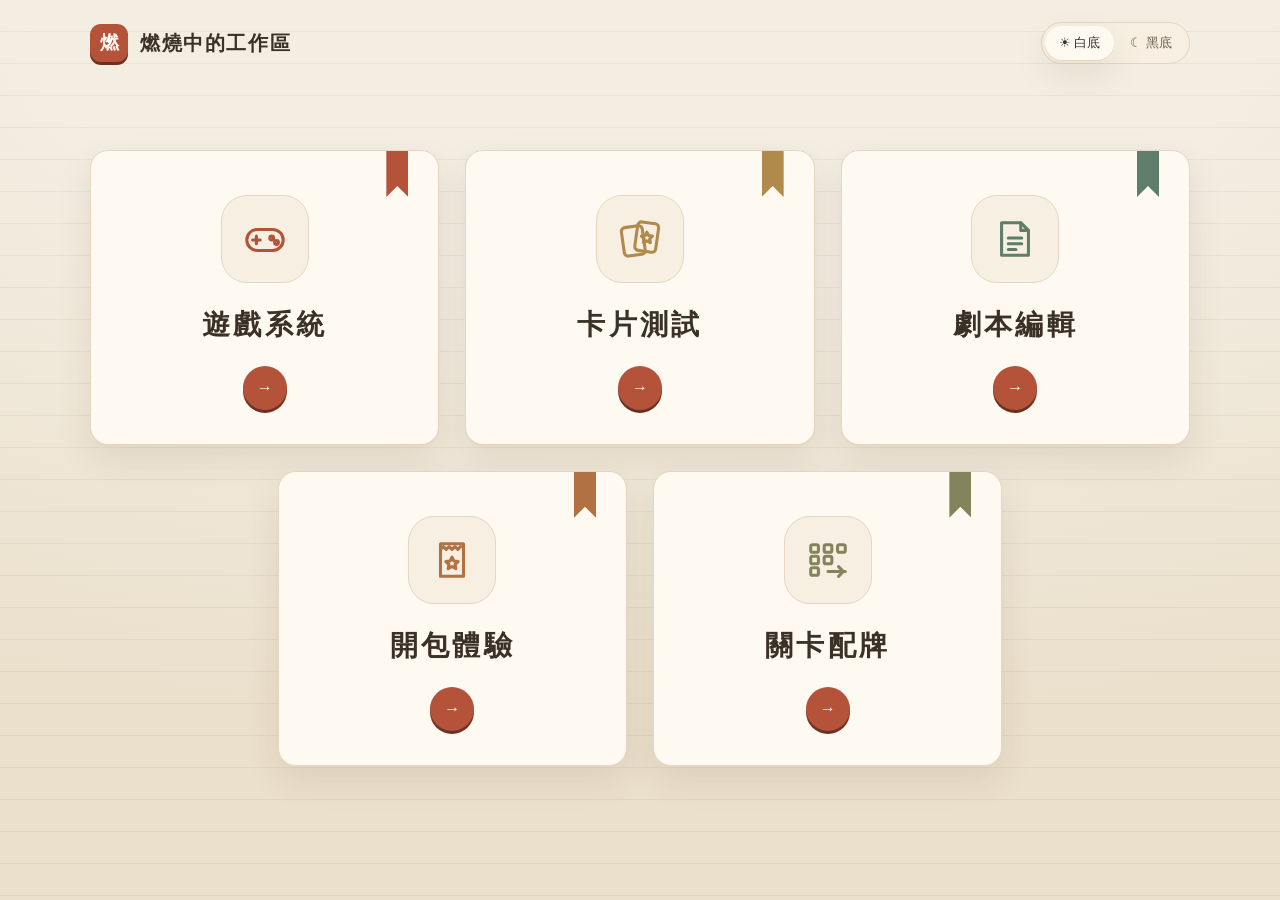
<file: docs/index.html>
<!DOCTYPE html>
<html lang="zh-Hant">
<head>
<meta charset="utf-8">
<meta name="viewport" content="width=device-width, initial-scale=1">
<title>燃燒中的工作區</title>
<script>
// 白底／黑底的約定（劇本板 repo 的 spec〈入口頁〉：docs/superpowers/specs/2026-11-04-portal-and-editor-polish-design.md）：
// localStorage 鍵 portal-theme，值只有 light／dark，其他值當作沒有；沒有就跟著 prefers-color-scheme；
// 套在 <html data-theme>。入口頁是純靜態頁、引用不到劇本板的程式碼，所以同一個約定在劇本板的
// index.html 與 src/app/theme.ts 各有一份，改這裡就要一起改那邊。在畫面畫出來之前先套好，免得閃一下錯的底色。
(function () {
  var theme = null
  try { theme = window.localStorage.getItem('portal-theme') } catch (e) { theme = null }
  if (theme !== 'light' && theme !== 'dark') {
    var dark = typeof window.matchMedia === 'function' && window.matchMedia('(prefers-color-scheme: dark)').matches
    theme = dark ? 'dark' : 'light'
  }
  document.documentElement.setAttribute('data-theme', theme)
})()
</script>
<style>
:root {
  --font-body: "Microsoft JhengHei", "Noto Sans TC", "PingFang TC", sans-serif;
  --font-head: "Noto Serif TC", "Source Han Serif TC", "PMingLiU", "MingLiU", serif;
  --r: 18px; --r-sm: 10px;
}
[data-theme="light"] {
  --bg: #f3ede2; --bg2: #ebe0cc; --surface: #fffaf1; --surface-2: #f7efe1; --text: #3b3127; --muted: #8b7a68;
  --line: #e4d6c1; --accent: #b4523a; --accent-ink: #fff8f0; --accent-soft: #f4dfd5; --accent-2: #5e7d6a; --gold: #b08a4a;
  --shadow: 0 1px 0 #e6d8c3, 0 14px 34px rgba(90, 60, 30, .10);
  --shadow-hover: 0 1px 0 #e6d8c3, 0 22px 44px rgba(90, 60, 30, .16);
  --rule: rgba(120, 90, 60, .07);
  --muted-text: color-mix(in srgb, var(--muted) 65%, var(--text));
  --accent-text: color-mix(in srgb, var(--accent) 80%, var(--text));
  --ok-text: color-mix(in srgb, var(--accent-2) 70%, var(--text));
}
[data-theme="dark"] {
  --bg: #1d1915; --bg2: #16120f; --surface: #29231e; --surface-2: #322b24; --text: #efe5d6; --muted: #a8988a;
  --line: #40372e; --accent: #e08562; --accent-ink: #26170f; --accent-soft: #4a3026; --accent-2: #8fb39b; --gold: #d2ac6a;
  --shadow: 0 1px 0 #15110d, 0 14px 34px rgba(0, 0, 0, .4);
  --shadow-hover: 0 1px 0 #15110d, 0 22px 44px rgba(0, 0, 0, .55);
  --rule: rgba(255, 240, 220, .035);
  --muted-text: color-mix(in srgb, var(--muted) 85%, var(--text));
  --accent-text: color-mix(in srgb, var(--accent) 85%, var(--text));
  --ok-text: var(--accent-2);
}
* { box-sizing: border-box; }
html, body { margin: 0; min-height: 100%; }
body {
  font-family: var(--font-body); color: var(--text); line-height: 1.6;
  background: radial-gradient(120% 80% at 50% 0%, var(--bg) 40%, var(--bg2) 100%) fixed;
  transition: background .3s, color .3s;
}
.frame { min-height: 100vh; display: flex; justify-content: center; }
.page {
  container-type: inline-size; width: 100%; min-height: 100vh;
  /* 稿紙橫線 */
  background-image: repeating-linear-gradient(transparent 0 31px, var(--rule) 31px 32px);
}

/* 頂列 */
.top { display: flex; align-items: center; gap: 12px; padding: 22px 40px; max-width: 1180px; margin: 0 auto; }
.mark {
  width: 38px; height: 38px; border-radius: 11px; display: grid; place-items: center;
  background: var(--accent); color: var(--accent-ink); font-family: var(--font-head); font-size: 19px; font-weight: 700;
  box-shadow: 0 3px 0 color-mix(in srgb, var(--accent) 60%, #000);
}
.brand { font-family: var(--font-head); font-size: 20px; font-weight: 700; letter-spacing: .08em; }
.spacer { flex: 1; }
.theme-toggle {
  display: flex; gap: 2px; padding: 3px; border-radius: 999px; background: var(--surface-2); border: 1px solid var(--line);
}
.theme-toggle button {
  border: 0; background: none; padding: 6px 14px; border-radius: 999px; cursor: pointer; color: var(--muted-text);
  font: inherit; font-size: 13px; min-height: 34px; white-space: nowrap;
}
.theme-toggle button.on { background: var(--surface); color: var(--text); box-shadow: var(--shadow); }
[data-theme="dark"] .theme-toggle button.on { background: var(--accent-soft); color: var(--accent-text); box-shadow: none; }

/* 標題 */
.hero { max-width: 1180px; margin: 0 auto; padding: 46px 40px 34px; }
.eyebrow { color: var(--accent-text); font-size: 13px; letter-spacing: .3em; font-weight: 700; }
.hero h1 { font-family: var(--font-head); font-size: 44px; margin: 10px 0 10px; letter-spacing: .06em; line-height: 1.25; }
.hero p { color: var(--muted-text); margin: 0; font-size: 16px; }
.hero .seal {
  display: inline-block; margin-left: 10px; vertical-align: middle; transform: rotate(-8deg);
  border: 2px solid var(--accent); color: var(--accent-text); border-radius: 6px; padding: 0 6px;
  font-size: 14px; letter-spacing: .1em; font-family: var(--font-head); opacity: .85;
}

/* 五張卡（電腦上三下二、每張一樣寬、下排置中；窄版一欄）。
   六欄的格線、每張佔兩欄：上排剛好三張，下排兩張放在第 2–3、4–5 欄就置中。 */
.doors {
  max-width: 1180px; margin: 0 auto; padding: 64px 40px 50px;
  display: grid; grid-template-columns: repeat(6, 1fr); gap: 26px;
}
.doors > .door { grid-column: span 2; }
.doors > .door:nth-child(4) { grid-column: 2 / span 2; }
.doors > .door:nth-child(5) { grid-column: 4 / span 2; }
.door {
  position: relative; display: flex; flex-direction: column; text-decoration: none; color: inherit;
  background: var(--surface); border: 1px solid var(--line); border-radius: var(--r); padding: 30px 28px 24px;
  box-shadow: var(--shadow); transition: transform .2s, box-shadow .2s; overflow: hidden;
}
.door:hover { transform: translateY(-4px); box-shadow: var(--shadow-hover); }
.door::before { /* 書籤緞帶 */
  content: ""; position: absolute; top: 0; right: 30px; width: 22px; height: 46px;
  background: var(--ribbon); clip-path: polygon(0 0, 100% 0, 100% 100%, 50% 76%, 0 100%);
}
.door.game { --ribbon: var(--accent); }
.door.cards { --ribbon: var(--gold); }
.door.script { --ribbon: var(--accent-2); }
.door.packs { --ribbon: color-mix(in srgb, var(--gold) 55%, var(--accent)); }
.door.lineup { --ribbon: color-mix(in srgb, var(--accent-2) 55%, var(--gold)); }
.icon {
  width: 64px; height: 64px; border-radius: 18px; display: grid; place-items: center; margin-bottom: 18px;
  background: var(--surface-2); color: var(--ribbon); border: 1px solid var(--line);
}
.icon svg { width: 34px; height: 34px; }
.door { align-items: center; text-align: center; padding: 44px 28px 34px; }
.door .icon { width: 88px; height: 88px; border-radius: 26px; margin-bottom: 20px; }
.door .icon svg { width: 46px; height: 46px; }
.door h2 { font-family: var(--font-head); font-size: 28px; margin: 0; letter-spacing: .12em; }
.arrow {
  margin-top: 18px; width: 44px; height: 44px; border-radius: 50%; display: grid; place-items: center; font-weight: 700;
  background: var(--accent); color: var(--accent-ink); box-shadow: 0 3px 0 color-mix(in srgb, var(--accent) 60%, #000);
  transition: transform .2s;
}
.door:hover .arrow { transform: translateX(4px); }
.door:active .arrow { transform: translateY(2px); box-shadow: 0 1px 0 color-mix(in srgb, var(--accent) 60%, #000); }
.door .desc { color: var(--muted-text); margin: 0 0 16px; font-size: 14.5px; }
.chips { display: flex; flex-wrap: wrap; gap: 6px; margin-bottom: 22px; }
.chip { font-size: 12.5px; padding: 3px 10px; border-radius: 999px; background: var(--surface-2); border: 1px solid var(--line); }
.foot { margin-top: auto; display: flex; align-items: center; gap: 10px; padding-top: 16px; border-top: 1.5px dashed var(--line); }
.go {
  margin-left: auto; display: inline-flex; align-items: center; gap: 6px; min-height: 44px; padding: 0 22px;
  border-radius: 12px; font-weight: 700; background: var(--accent); color: var(--accent-ink);
  box-shadow: 0 3px 0 color-mix(in srgb, var(--accent) 60%, #000); transition: transform .1s;
}
.door:active .go { transform: translateY(2px); box-shadow: 0 1px 0 color-mix(in srgb, var(--accent) 60%, #000); }
.note { font-size: 12.5px; color: var(--muted-text); display: flex; align-items: center; gap: 5px; }
.lock {
  font-size: 12.5px; color: var(--ok-text); font-weight: 700; display: inline-flex; align-items: center; gap: 5px;
  padding: 3px 10px; border-radius: 999px; background: color-mix(in srgb, var(--accent-2) 14%, transparent);
}

.bottom { max-width: 1180px; margin: 0 auto; padding: 0 40px 40px; color: var(--muted-text); font-size: 13px; text-align: center; }

/* 窄版（手機）：用容器寬度判斷 */
@container (max-width: 760px) {
  .top { padding: 16px 18px; }
  .brand { font-size: 16px; white-space: nowrap; }
  .theme-toggle .lbl { display: none; }
  .theme-toggle button { min-width: 44px; min-height: 44px; font-size: 15px; }
  .hero { padding: 20px 20px 22px; }
  .hero h1 { font-size: 30px; }
  .hero p { font-size: 14.5px; }
  .doors { grid-template-columns: 1fr; gap: 16px; padding: 18px 16px 30px; }
  .doors > .door, .doors > .door:nth-child(4), .doors > .door:nth-child(5) { grid-column: auto; }
  .door { padding: 18px 20px; flex-direction: row; text-align: left; gap: 16px; }
  .door::before { right: 18px; height: 36px; width: 18px; }
  .door .icon { width: 56px; height: 56px; border-radius: 16px; margin: 0; }
  .door .icon svg { width: 30px; height: 30px; }
  .door h2 { font-size: 22px; flex: 1; letter-spacing: .08em; }
  .arrow { margin: 0 34px 0 0; }
  .bottom { padding: 0 20px 30px; }
}

</style>
</head>
<body>
<div class="frame">
<div class="page">

  <header class="top">
    <div class="mark">燃</div>
    <div class="brand">燃燒中的工作區</div>
    <div class="spacer"></div>
    <div class="theme-toggle" id="themeToggle">
      <button data-t="light" type="button" aria-label="白底">☀<span class="lbl"> 白底</span></button><button data-t="dark" type="button" aria-label="黑底">☾<span class="lbl"> 黑底</span></button>
    </div>
  </header>

  <main class="doors">
    <a class="door game" href="./game/">
      <div class="icon">
        <svg viewBox="0 0 24 24" fill="none" stroke="currentColor" stroke-width="1.6" stroke-linecap="round" stroke-linejoin="round">
          <rect x="2.5" y="7" width="19" height="11" rx="5.5"/><path d="M7.5 10.5v4M5.5 12.5h4"/><circle cx="15.5" cy="11.5" r="1"/><circle cx="18" cy="13.8" r="1"/>
        </svg>
      </div>
      <h2>遊戲系統</h2>
      <span class="arrow" aria-hidden="true">→</span>
    </a>

    <a class="door cards" href="./cards/">
      <div class="icon">
        <svg viewBox="0 0 24 24" fill="none" stroke="currentColor" stroke-width="1.6" stroke-linecap="round" stroke-linejoin="round">
          <rect x="3" y="5.5" width="11" height="15" rx="2" transform="rotate(-8 8.5 13)"/><rect x="10" y="3.5" width="11" height="15" rx="2" transform="rotate(8 15.5 11)"/><path d="M15.6 8.4l.9 1.8 2 .3-1.45 1.4.35 2-1.8-.95-1.8.95.35-2-1.45-1.4 2-.3z"/>
        </svg>
      </div>
      <h2>卡片測試</h2>
      <span class="arrow" aria-hidden="true">→</span>
    </a>

    <a class="door script" href="./script/">
      <div class="icon">
        <svg viewBox="0 0 24 24" fill="none" stroke="currentColor" stroke-width="1.6" stroke-linecap="round" stroke-linejoin="round">
          <path d="M5 3.5h10l4 4v13H5z"/><path d="M15 3.5v4h4"/><path d="M8.5 11.5h7M8.5 14.5h7M8.5 17.5h4"/>
        </svg>
      </div>
      <h2>劇本編輯</h2>
      <span class="arrow" aria-hidden="true">→</span>
    </a>

    <a class="door packs" href="./packs/">
      <div class="icon">
        <svg viewBox="0 0 24 24" fill="none" stroke="currentColor" stroke-width="1.6" stroke-linecap="round" stroke-linejoin="round">
          <path d="M6 3.5h12v17H6z"/><path d="M6 6.5l1.5-1.5 1.5 1.5 1.5-1.5 1.5 1.5 1.5-1.5 1.5 1.5 1.5-1.5"/><path d="M12 10.5l1 2 2.2.3-1.6 1.5.4 2.2-2-1.1-2 1.1.4-2.2-1.6-1.5 2.2-.3z"/>
        </svg>
      </div>
      <h2>開包體驗</h2>
      <span class="arrow" aria-hidden="true">→</span>
    </a>

    <a class="door lineup" href="./lineup/">
      <div class="icon">
        <svg viewBox="0 0 24 24" fill="none" stroke="currentColor" stroke-width="1.6" stroke-linecap="round" stroke-linejoin="round">
          <rect x="3" y="4" width="4" height="4" rx="1"/><rect x="10" y="4" width="4" height="4" rx="1"/><rect x="17" y="4" width="4" height="4" rx="1"/><rect x="3" y="10" width="4" height="4" rx="1"/><rect x="10" y="10" width="4" height="4" rx="1"/><rect x="3" y="16" width="4" height="4" rx="1"/><path d="M12 18h9M17.5 15.5 20 18l-2.5 2.5"/>
        </svg>
      </div>
      <h2>關卡配牌</h2>
      <span class="arrow" aria-hidden="true">→</span>
    </a>
  </main>
</div>
</div>


<script>
// 切換鈕：存進同一個鍵、套在 <html>，並標出目前是哪一邊。約定見 <head> 裡那段註解。
function syncButtons() {
  var now = document.documentElement.getAttribute('data-theme')
  document.querySelectorAll('#themeToggle button').forEach(function (b) {
    b.classList.toggle('on', b.dataset.t === now)
    b.setAttribute('aria-pressed', String(b.dataset.t === now))
  })
}
syncButtons()
// 瀏覽器上一頁會從 bfcache 還原這一頁，這時 <head> 裡那段不會重跑；在劇本編輯裡改過底色的話，這裡要重讀一次。
window.addEventListener('pageshow', function () {
  var theme = null
  try { theme = window.localStorage.getItem('portal-theme') } catch (e) { theme = null }
  if (theme !== 'light' && theme !== 'dark') {
    var dark = typeof window.matchMedia === 'function' && window.matchMedia('(prefers-color-scheme: dark)').matches
    theme = dark ? 'dark' : 'light'
  }
  document.documentElement.setAttribute('data-theme', theme)
  syncButtons()
})
document.getElementById('themeToggle').addEventListener('click', function (e) {
  var btn = e.target.closest('button')
  var t = btn && btn.dataset.t
  if (t !== 'light' && t !== 'dark') return
  document.documentElement.setAttribute('data-theme', t)
  try { window.localStorage.setItem('portal-theme', t) } catch (err) { /* 記不住就算了，這一次照樣生效 */ }
  syncButtons()
})
</script>
</body>
</html>
</file>
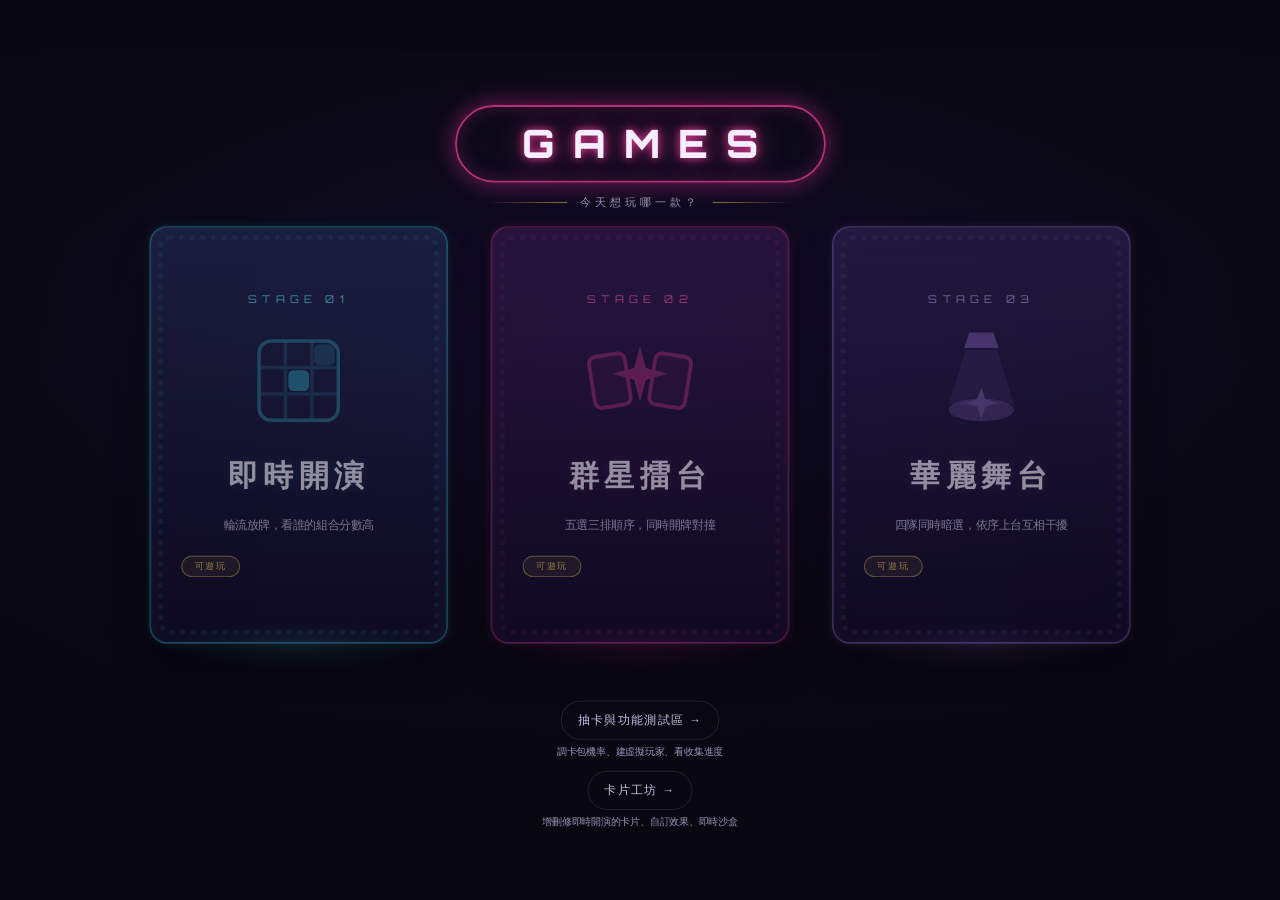
<file: docs/game/index.html>
<!doctype html>
<html lang="zh-Hant">
  <head>
    <meta charset="UTF-8" />
    <meta name="viewport" content="width=device-width, initial-scale=1.0" />
    <title>GAMES</title>
    <script type="module" crossorigin src="./assets/index-CkDMRBAG.js"></script>
    <link rel="stylesheet" crossorigin href="./assets/index-Do1xMG7N.css">
  </head>
  <body>
    <div id="root"></div>
  </body>
</html>
</file>
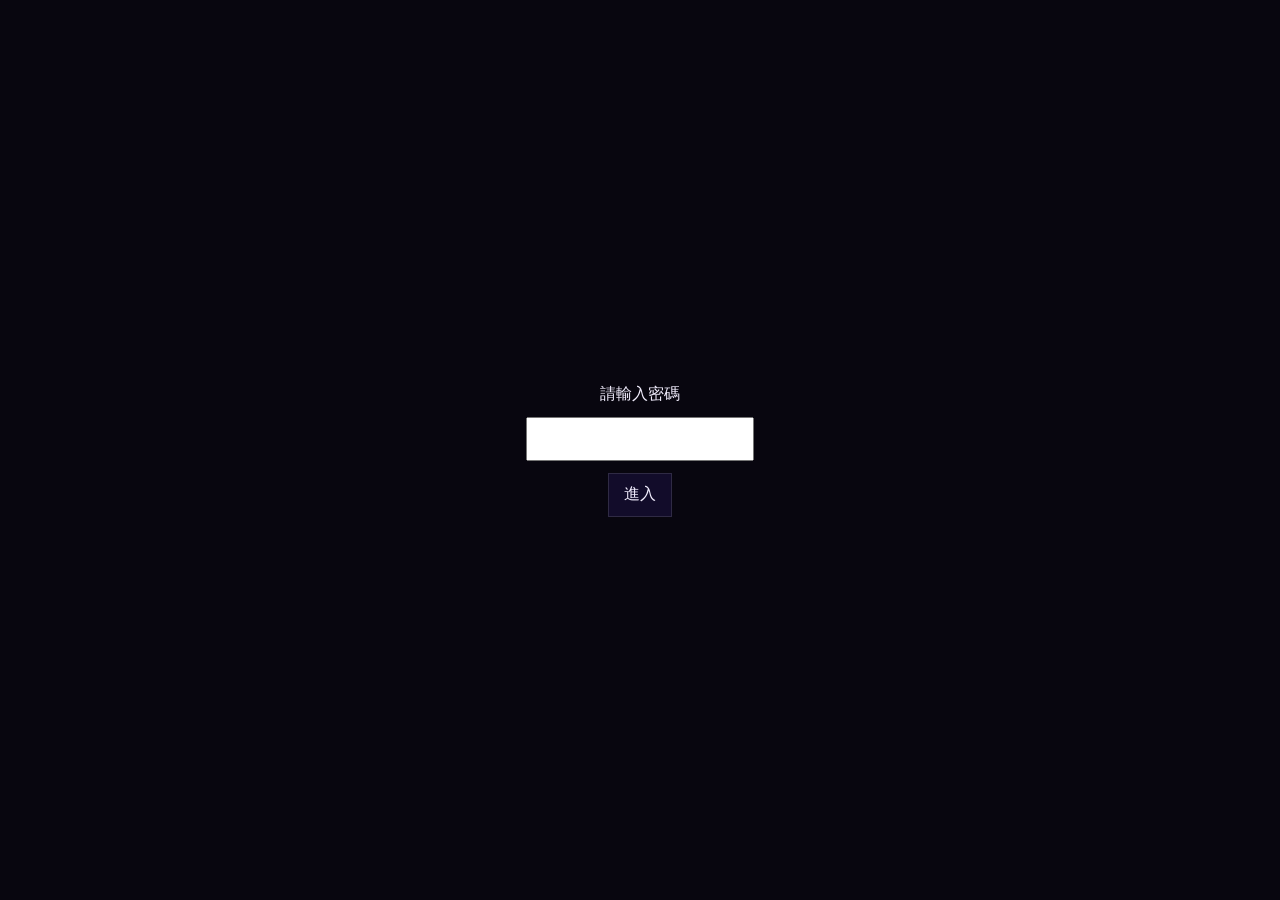
<file: docs/lineup/index.html>
<!doctype html>
<html lang="zh-Hant">
  <head>
    <meta charset="UTF-8" />
    <meta name="viewport" content="width=device-width, initial-scale=1.0" />
    <title>關卡配牌測試</title>
    <script type="module" crossorigin>(function(){const c=document.createElement("link").relList;if(c&&c.supports&&c.supports("modulepreload"))return;for(const d of document.querySelectorAll('link[rel="modulepreload"]'))o(d);new MutationObserver(d=>{for(const m of d)if(m.type==="childList")for(const y of m.addedNodes)y.tagName==="LINK"&&y.rel==="modulepreload"&&o(y)}).observe(document,{childList:!0,subtree:!0});function s(d){const m={};return d.integrity&&(m.integrity=d.integrity),d.referrerPolicy&&(m.referrerPolicy=d.referrerPolicy),d.crossOrigin==="use-credentials"?m.credentials="include":d.crossOrigin==="anonymous"?m.credentials="omit":m.credentials="same-origin",m}function o(d){if(d.ep)return;d.ep=!0;const m=s(d);fetch(d.href,m)}})();var ys={exports:{}},au={};var Q0;function hg(){if(Q0)return au;Q0=1;var a=Symbol.for("react.transitional.element"),c=Symbol.for("react.fragment");function s(o,d,m){var y=null;if(m!==void 0&&(y=""+m),d.key!==void 0&&(y=""+d.key),"key"in d){m={};for(var p in d)p!=="key"&&(m[p]=d[p])}else m=d;return d=m.ref,{$$typeof:a,type:o,key:y,ref:d!==void 0?d:null,props:m}}return au.Fragment=c,au.jsx=s,au.jsxs=s,au}var Z0;function mg(){return Z0||(Z0=1,ys.exports=hg()),ys.exports}var r=mg(),gs={exports:{}},et={};var K0;function vg(){if(K0)return et;K0=1;var a=Symbol.for("react.transitional.element"),c=Symbol.for("react.portal"),s=Symbol.for("react.fragment"),o=Symbol.for("react.strict_mode"),d=Symbol.for("react.profiler"),m=Symbol.for("react.consumer"),y=Symbol.for("react.context"),p=Symbol.for("react.forward_ref"),g=Symbol.for("react.suspense"),v=Symbol.for("react.memo"),S=Symbol.for("react.lazy"),j=Symbol.for("react.activity"),M=Symbol.iterator;function w(C){return C===null||typeof C!="object"?null:(C=M&&C[M]||C["@@iterator"],typeof C=="function"?C:null)}var B={isMounted:function(){return!1},enqueueForceUpdate:function(){},enqueueReplaceState:function(){},enqueueSetState:function(){}},$=Object.assign,tt={};function D(C,U,k){this.props=C,this.context=U,this.refs=tt,this.updater=k||B}D.prototype.isReactComponent={},D.prototype.setState=function(C,U){if(typeof C!="object"&&typeof C!="function"&&C!=null)throw Error("takes an object of state variables to update or a function which returns an object of state variables.");this.updater.enqueueSetState(this,C,U,"setState")},D.prototype.forceUpdate=function(C){this.updater.enqueueForceUpdate(this,C,"forceUpdate")};function Y(){}Y.prototype=D.prototype;function K(C,U,k){this.props=C,this.context=U,this.refs=tt,this.updater=k||B}var J=K.prototype=new Y;J.constructor=K,$(J,D.prototype),J.isPureReactComponent=!0;var it=Array.isArray;function G(){}var X={H:null,A:null,T:null,S:null},W=Object.prototype.hasOwnProperty;function ht(C,U,k){var V=k.ref;return{$$typeof:a,type:C,key:U,ref:V!==void 0?V:null,props:k}}function at(C,U){return ht(C.type,U,C.props)}function bt(C){return typeof C=="object"&&C!==null&&C.$$typeof===a}function kt(C){var U={"=":"=0",":":"=2"};return"$"+C.replace(/[=:]/g,function(k){return U[k]})}var Gt=/\/+/g;function Xt(C,U){return typeof C=="object"&&C!==null&&C.key!=null?kt(""+C.key):U.toString(36)}function Nt(C){switch(C.status){case"fulfilled":return C.value;case"rejected":throw C.reason;default:switch(typeof C.status=="string"?C.then(G,G):(C.status="pending",C.then(function(U){C.status==="pending"&&(C.status="fulfilled",C.value=U)},function(U){C.status==="pending"&&(C.status="rejected",C.reason=U)})),C.status){case"fulfilled":return C.value;case"rejected":throw C.reason}}throw C}function O(C,U,k,V,lt){var ct=typeof C;(ct==="undefined"||ct==="boolean")&&(C=null);var gt=!1;if(C===null)gt=!0;else switch(ct){case"bigint":case"string":case"number":gt=!0;break;case"object":switch(C.$$typeof){case a:case c:gt=!0;break;case S:return gt=C._init,O(gt(C._payload),U,k,V,lt)}}if(gt)return lt=lt(C),gt=V===""?"."+Xt(C,0):V,it(lt)?(k="",gt!=null&&(k=gt.replace(Gt,"$&/")+"/"),O(lt,U,k,"",function(Dl){return Dl})):lt!=null&&(bt(lt)&&(lt=at(lt,k+(lt.key==null||C&&C.key===lt.key?"":(""+lt.key).replace(Gt,"$&/")+"/")+gt)),U.push(lt)),1;gt=0;var ll=V===""?".":V+":";if(it(C))for(var St=0;St<C.length;St++)V=C[St],ct=ll+Xt(V,St),gt+=O(V,U,k,ct,lt);else if(St=w(C),typeof St=="function")for(C=St.call(C),St=0;!(V=C.next()).done;)V=V.value,ct=ll+Xt(V,St++),gt+=O(V,U,k,ct,lt);else if(ct==="object"){if(typeof C.then=="function")return O(Nt(C),U,k,V,lt);throw U=String(C),Error("Objects are not valid as a React child (found: "+(U==="[object Object]"?"object with keys {"+Object.keys(C).join(", ")+"}":U)+"). If you meant to render a collection of children, use an array instead.")}return gt}function q(C,U,k){if(C==null)return C;var V=[],lt=0;return O(C,V,"","",function(ct){return U.call(k,ct,lt++)}),V}function P(C){if(C._status===-1){var U=C._result;U=U(),U.then(function(k){(C._status===0||C._status===-1)&&(C._status=1,C._result=k)},function(k){(C._status===0||C._status===-1)&&(C._status=2,C._result=k)}),C._status===-1&&(C._status=0,C._result=U)}if(C._status===1)return C._result.default;throw C._result}var Ct=typeof reportError=="function"?reportError:function(C){if(typeof window=="object"&&typeof window.ErrorEvent=="function"){var U=new window.ErrorEvent("error",{bubbles:!0,cancelable:!0,message:typeof C=="object"&&C!==null&&typeof C.message=="string"?String(C.message):String(C),error:C});if(!window.dispatchEvent(U))return}else if(typeof process=="object"&&typeof process.emit=="function"){process.emit("uncaughtException",C);return}console.error(C)},yt={map:q,forEach:function(C,U,k){q(C,function(){U.apply(this,arguments)},k)},count:function(C){var U=0;return q(C,function(){U++}),U},toArray:function(C){return q(C,function(U){return U})||[]},only:function(C){if(!bt(C))throw Error("React.Children.only expected to receive a single React element child.");return C}};return et.Activity=j,et.Children=yt,et.Component=D,et.Fragment=s,et.Profiler=d,et.PureComponent=K,et.StrictMode=o,et.Suspense=g,et.__CLIENT_INTERNALS_DO_NOT_USE_OR_WARN_USERS_THEY_CANNOT_UPGRADE=X,et.__COMPILER_RUNTIME={__proto__:null,c:function(C){return X.H.useMemoCache(C)}},et.cache=function(C){return function(){return C.apply(null,arguments)}},et.cacheSignal=function(){return null},et.cloneElement=function(C,U,k){if(C==null)throw Error("The argument must be a React element, but you passed "+C+".");var V=$({},C.props),lt=C.key;if(U!=null)for(ct in U.key!==void 0&&(lt=""+U.key),U)!W.call(U,ct)||ct==="key"||ct==="__self"||ct==="__source"||ct==="ref"&&U.ref===void 0||(V[ct]=U[ct]);var ct=arguments.length-2;if(ct===1)V.children=k;else if(1<ct){for(var gt=Array(ct),ll=0;ll<ct;ll++)gt[ll]=arguments[ll+2];V.children=gt}return ht(C.type,lt,V)},et.createContext=function(C){return C={$$typeof:y,_currentValue:C,_currentValue2:C,_threadCount:0,Provider:null,Consumer:null},C.Provider=C,C.Consumer={$$typeof:m,_context:C},C},et.createElement=function(C,U,k){var V,lt={},ct=null;if(U!=null)for(V in U.key!==void 0&&(ct=""+U.key),U)W.call(U,V)&&V!=="key"&&V!=="__self"&&V!=="__source"&&(lt[V]=U[V]);var gt=arguments.length-2;if(gt===1)lt.children=k;else if(1<gt){for(var ll=Array(gt),St=0;St<gt;St++)ll[St]=arguments[St+2];lt.children=ll}if(C&&C.defaultProps)for(V in gt=C.defaultProps,gt)lt[V]===void 0&&(lt[V]=gt[V]);return ht(C,ct,lt)},et.createRef=function(){return{current:null}},et.forwardRef=function(C){return{$$typeof:p,render:C}},et.isValidElement=bt,et.lazy=function(C){return{$$typeof:S,_payload:{_status:-1,_result:C},_init:P}},et.memo=function(C,U){return{$$typeof:v,type:C,compare:U===void 0?null:U}},et.startTransition=function(C){var U=X.T,k={};X.T=k;try{var V=C(),lt=X.S;lt!==null&&lt(k,V),typeof V=="object"&&V!==null&&typeof V.then=="function"&&V.then(G,Ct)}catch(ct){Ct(ct)}finally{U!==null&&k.types!==null&&(U.types=k.types),X.T=U}},et.unstable_useCacheRefresh=function(){return X.H.useCacheRefresh()},et.use=function(C){return X.H.use(C)},et.useActionState=function(C,U,k){return X.H.useActionState(C,U,k)},et.useCallback=function(C,U){return X.H.useCallback(C,U)},et.useContext=function(C){return X.H.useContext(C)},et.useDebugValue=function(){},et.useDeferredValue=function(C,U){return X.H.useDeferredValue(C,U)},et.useEffect=function(C,U){return X.H.useEffect(C,U)},et.useEffectEvent=function(C){return X.H.useEffectEvent(C)},et.useId=function(){return X.H.useId()},et.useImperativeHandle=function(C,U,k){return X.H.useImperativeHandle(C,U,k)},et.useInsertionEffect=function(C,U){return X.H.useInsertionEffect(C,U)},et.useLayoutEffect=function(C,U){return X.H.useLayoutEffect(C,U)},et.useMemo=function(C,U){return X.H.useMemo(C,U)},et.useOptimistic=function(C,U){return X.H.useOptimistic(C,U)},et.useReducer=function(C,U,k){return X.H.useReducer(C,U,k)},et.useRef=function(C){return X.H.useRef(C)},et.useState=function(C){return X.H.useState(C)},et.useSyncExternalStore=function(C,U,k){return X.H.useSyncExternalStore(C,U,k)},et.useTransition=function(){return X.H.useTransition()},et.version="19.2.8",et}var $0;function ws(){return $0||($0=1,gs.exports=vg()),gs.exports}var H=ws(),ps={exports:{}},uu={},xs={exports:{}},bs={};var J0;function yg(){return J0||(J0=1,(function(a){function c(O,q){var P=O.length;O.push(q);t:for(;0<P;){var Ct=P-1>>>1,yt=O[Ct];if(0<d(yt,q))O[Ct]=q,O[P]=yt,P=Ct;else break t}}function s(O){return O.length===0?null:O[0]}function o(O){if(O.length===0)return null;var q=O[0],P=O.pop();if(P!==q){O[0]=P;t:for(var Ct=0,yt=O.length,C=yt>>>1;Ct<C;){var U=2*(Ct+1)-1,k=O[U],V=U+1,lt=O[V];if(0>d(k,P))V<yt&&0>d(lt,k)?(O[Ct]=lt,O[V]=P,Ct=V):(O[Ct]=k,O[U]=P,Ct=U);else if(V<yt&&0>d(lt,P))O[Ct]=lt,O[V]=P,Ct=V;else break t}}return q}function d(O,q){var P=O.sortIndex-q.sortIndex;return P!==0?P:O.id-q.id}if(a.unstable_now=void 0,typeof performance=="object"&&typeof performance.now=="function"){var m=performance;a.unstable_now=function(){return m.now()}}else{var y=Date,p=y.now();a.unstable_now=function(){return y.now()-p}}var g=[],v=[],S=1,j=null,M=3,w=!1,B=!1,$=!1,tt=!1,D=typeof setTimeout=="function"?setTimeout:null,Y=typeof clearTimeout=="function"?clearTimeout:null,K=typeof setImmediate<"u"?setImmediate:null;function J(O){for(var q=s(v);q!==null;){if(q.callback===null)o(v);else if(q.startTime<=O)o(v),q.sortIndex=q.expirationTime,c(g,q);else break;q=s(v)}}function it(O){if($=!1,J(O),!B)if(s(g)!==null)B=!0,G||(G=!0,kt());else{var q=s(v);q!==null&&Nt(it,q.startTime-O)}}var G=!1,X=-1,W=5,ht=-1;function at(){return tt?!0:!(a.unstable_now()-ht<W)}function bt(){if(tt=!1,G){var O=a.unstable_now();ht=O;var q=!0;try{t:{B=!1,$&&($=!1,Y(X),X=-1),w=!0;var P=M;try{l:{for(J(O),j=s(g);j!==null&&!(j.expirationTime>O&&at());){var Ct=j.callback;if(typeof Ct=="function"){j.callback=null,M=j.priorityLevel;var yt=Ct(j.expirationTime<=O);if(O=a.unstable_now(),typeof yt=="function"){j.callback=yt,J(O),q=!0;break l}j===s(g)&&o(g),J(O)}else o(g);j=s(g)}if(j!==null)q=!0;else{var C=s(v);C!==null&&Nt(it,C.startTime-O),q=!1}}break t}finally{j=null,M=P,w=!1}q=void 0}}finally{q?kt():G=!1}}}var kt;if(typeof K=="function")kt=function(){K(bt)};else if(typeof MessageChannel<"u"){var Gt=new MessageChannel,Xt=Gt.port2;Gt.port1.onmessage=bt,kt=function(){Xt.postMessage(null)}}else kt=function(){D(bt,0)};function Nt(O,q){X=D(function(){O(a.unstable_now())},q)}a.unstable_IdlePriority=5,a.unstable_ImmediatePriority=1,a.unstable_LowPriority=4,a.unstable_NormalPriority=3,a.unstable_Profiling=null,a.unstable_UserBlockingPriority=2,a.unstable_cancelCallback=function(O){O.callback=null},a.unstable_forceFrameRate=function(O){0>O||125<O?console.error("forceFrameRate takes a positive int between 0 and 125, forcing frame rates higher than 125 fps is not supported"):W=0<O?Math.floor(1e3/O):5},a.unstable_getCurrentPriorityLevel=function(){return M},a.unstable_next=function(O){switch(M){case 1:case 2:case 3:var q=3;break;default:q=M}var P=M;M=q;try{return O()}finally{M=P}},a.unstable_requestPaint=function(){tt=!0},a.unstable_runWithPriority=function(O,q){switch(O){case 1:case 2:case 3:case 4:case 5:break;default:O=3}var P=M;M=O;try{return q()}finally{M=P}},a.unstable_scheduleCallback=function(O,q,P){var Ct=a.unstable_now();switch(typeof P=="object"&&P!==null?(P=P.delay,P=typeof P=="number"&&0<P?Ct+P:Ct):P=Ct,O){case 1:var yt=-1;break;case 2:yt=250;break;case 5:yt=1073741823;break;case 4:yt=1e4;break;default:yt=5e3}return yt=P+yt,O={id:S++,callback:q,priorityLevel:O,startTime:P,expirationTime:yt,sortIndex:-1},P>Ct?(O.sortIndex=P,c(v,O),s(g)===null&&O===s(v)&&($?(Y(X),X=-1):$=!0,Nt(it,P-Ct))):(O.sortIndex=yt,c(g,O),B||w||(B=!0,G||(G=!0,kt()))),O},a.unstable_shouldYield=at,a.unstable_wrapCallback=function(O){var q=M;return function(){var P=M;M=q;try{return O.apply(this,arguments)}finally{M=P}}}})(bs)),bs}var W0;function gg(){return W0||(W0=1,xs.exports=yg()),xs.exports}var Ss={exports:{}},sl={};var F0;function pg(){if(F0)return sl;F0=1;var a=ws();function c(g){var v="https://react.dev/errors/"+g;if(1<arguments.length){v+="?args[]="+encodeURIComponent(arguments[1]);for(var S=2;S<arguments.length;S++)v+="&args[]="+encodeURIComponent(arguments[S])}return"Minified React error #"+g+"; visit "+v+" for the full message or use the non-minified dev environment for full errors and additional helpful warnings."}function s(){}var o={d:{f:s,r:function(){throw Error(c(522))},D:s,C:s,L:s,m:s,X:s,S:s,M:s},p:0,findDOMNode:null},d=Symbol.for("react.portal");function m(g,v,S){var j=3<arguments.length&&arguments[3]!==void 0?arguments[3]:null;return{$$typeof:d,key:j==null?null:""+j,children:g,containerInfo:v,implementation:S}}var y=a.__CLIENT_INTERNALS_DO_NOT_USE_OR_WARN_USERS_THEY_CANNOT_UPGRADE;function p(g,v){if(g==="font")return"";if(typeof v=="string")return v==="use-credentials"?v:""}return sl.__DOM_INTERNALS_DO_NOT_USE_OR_WARN_USERS_THEY_CANNOT_UPGRADE=o,sl.createPortal=function(g,v){var S=2<arguments.length&&arguments[2]!==void 0?arguments[2]:null;if(!v||v.nodeType!==1&&v.nodeType!==9&&v.nodeType!==11)throw Error(c(299));return m(g,v,null,S)},sl.flushSync=function(g){var v=y.T,S=o.p;try{if(y.T=null,o.p=2,g)return g()}finally{y.T=v,o.p=S,o.d.f()}},sl.preconnect=function(g,v){typeof g=="string"&&(v?(v=v.crossOrigin,v=typeof v=="string"?v==="use-credentials"?v:"":void 0):v=null,o.d.C(g,v))},sl.prefetchDNS=function(g){typeof g=="string"&&o.d.D(g)},sl.preinit=function(g,v){if(typeof g=="string"&&v&&typeof v.as=="string"){var S=v.as,j=p(S,v.crossOrigin),M=typeof v.integrity=="string"?v.integrity:void 0,w=typeof v.fetchPriority=="string"?v.fetchPriority:void 0;S==="style"?o.d.S(g,typeof v.precedence=="string"?v.precedence:void 0,{crossOrigin:j,integrity:M,fetchPriority:w}):S==="script"&&o.d.X(g,{crossOrigin:j,integrity:M,fetchPriority:w,nonce:typeof v.nonce=="string"?v.nonce:void 0})}},sl.preinitModule=function(g,v){if(typeof g=="string")if(typeof v=="object"&&v!==null){if(v.as==null||v.as==="script"){var S=p(v.as,v.crossOrigin);o.d.M(g,{crossOrigin:S,integrity:typeof v.integrity=="string"?v.integrity:void 0,nonce:typeof v.nonce=="string"?v.nonce:void 0})}}else v==null&&o.d.M(g)},sl.preload=function(g,v){if(typeof g=="string"&&typeof v=="object"&&v!==null&&typeof v.as=="string"){var S=v.as,j=p(S,v.crossOrigin);o.d.L(g,S,{crossOrigin:j,integrity:typeof v.integrity=="string"?v.integrity:void 0,nonce:typeof v.nonce=="string"?v.nonce:void 0,type:typeof v.type=="string"?v.type:void 0,fetchPriority:typeof v.fetchPriority=="string"?v.fetchPriority:void 0,referrerPolicy:typeof v.referrerPolicy=="string"?v.referrerPolicy:void 0,imageSrcSet:typeof v.imageSrcSet=="string"?v.imageSrcSet:void 0,imageSizes:typeof v.imageSizes=="string"?v.imageSizes:void 0,media:typeof v.media=="string"?v.media:void 0})}},sl.preloadModule=function(g,v){if(typeof g=="string")if(v){var S=p(v.as,v.crossOrigin);o.d.m(g,{as:typeof v.as=="string"&&v.as!=="script"?v.as:void 0,crossOrigin:S,integrity:typeof v.integrity=="string"?v.integrity:void 0})}else o.d.m(g)},sl.requestFormReset=function(g){o.d.r(g)},sl.unstable_batchedUpdates=function(g,v){return g(v)},sl.useFormState=function(g,v,S){return y.H.useFormState(g,v,S)},sl.useFormStatus=function(){return y.H.useHostTransitionStatus()},sl.version="19.2.8",sl}var I0;function xg(){if(I0)return Ss.exports;I0=1;function a(){if(!(typeof __REACT_DEVTOOLS_GLOBAL_HOOK__>"u"||typeof __REACT_DEVTOOLS_GLOBAL_HOOK__.checkDCE!="function"))try{__REACT_DEVTOOLS_GLOBAL_HOOK__.checkDCE(a)}catch(c){console.error(c)}}return a(),Ss.exports=pg(),Ss.exports}var P0;function bg(){if(P0)return uu;P0=1;var a=gg(),c=ws(),s=xg();function o(t){var l="https://react.dev/errors/"+t;if(1<arguments.length){l+="?args[]="+encodeURIComponent(arguments[1]);for(var e=2;e<arguments.length;e++)l+="&args[]="+encodeURIComponent(arguments[e])}return"Minified React error #"+t+"; visit "+l+" for the full message or use the non-minified dev environment for full errors and additional helpful warnings."}function d(t){return!(!t||t.nodeType!==1&&t.nodeType!==9&&t.nodeType!==11)}function m(t){var l=t,e=t;if(t.alternate)for(;l.return;)l=l.return;else{t=l;do l=t,(l.flags&4098)!==0&&(e=l.return),t=l.return;while(t)}return l.tag===3?e:null}function y(t){if(t.tag===13){var l=t.memoizedState;if(l===null&&(t=t.alternate,t!==null&&(l=t.memoizedState)),l!==null)return l.dehydrated}return null}function p(t){if(t.tag===31){var l=t.memoizedState;if(l===null&&(t=t.alternate,t!==null&&(l=t.memoizedState)),l!==null)return l.dehydrated}return null}function g(t){if(m(t)!==t)throw Error(o(188))}function v(t){var l=t.alternate;if(!l){if(l=m(t),l===null)throw Error(o(188));return l!==t?null:t}for(var e=t,n=l;;){var u=e.return;if(u===null)break;var i=u.alternate;if(i===null){if(n=u.return,n!==null){e=n;continue}break}if(u.child===i.child){for(i=u.child;i;){if(i===e)return g(u),t;if(i===n)return g(u),l;i=i.sibling}throw Error(o(188))}if(e.return!==n.return)e=u,n=i;else{for(var f=!1,h=u.child;h;){if(h===e){f=!0,e=u,n=i;break}if(h===n){f=!0,n=u,e=i;break}h=h.sibling}if(!f){for(h=i.child;h;){if(h===e){f=!0,e=i,n=u;break}if(h===n){f=!0,n=i,e=u;break}h=h.sibling}if(!f)throw Error(o(189))}}if(e.alternate!==n)throw Error(o(190))}if(e.tag!==3)throw Error(o(188));return e.stateNode.current===e?t:l}function S(t){var l=t.tag;if(l===5||l===26||l===27||l===6)return t;for(t=t.child;t!==null;){if(l=S(t),l!==null)return l;t=t.sibling}return null}var j=Object.assign,M=Symbol.for("react.element"),w=Symbol.for("react.transitional.element"),B=Symbol.for("react.portal"),$=Symbol.for("react.fragment"),tt=Symbol.for("react.strict_mode"),D=Symbol.for("react.profiler"),Y=Symbol.for("react.consumer"),K=Symbol.for("react.context"),J=Symbol.for("react.forward_ref"),it=Symbol.for("react.suspense"),G=Symbol.for("react.suspense_list"),X=Symbol.for("react.memo"),W=Symbol.for("react.lazy"),ht=Symbol.for("react.activity"),at=Symbol.for("react.memo_cache_sentinel"),bt=Symbol.iterator;function kt(t){return t===null||typeof t!="object"?null:(t=bt&&t[bt]||t["@@iterator"],typeof t=="function"?t:null)}var Gt=Symbol.for("react.client.reference");function Xt(t){if(t==null)return null;if(typeof t=="function")return t.$$typeof===Gt?null:t.displayName||t.name||null;if(typeof t=="string")return t;switch(t){case $:return"Fragment";case D:return"Profiler";case tt:return"StrictMode";case it:return"Suspense";case G:return"SuspenseList";case ht:return"Activity"}if(typeof t=="object")switch(t.$$typeof){case B:return"Portal";case K:return t.displayName||"Context";case Y:return(t._context.displayName||"Context")+".Consumer";case J:var l=t.render;return t=t.displayName,t||(t=l.displayName||l.name||"",t=t!==""?"ForwardRef("+t+")":"ForwardRef"),t;case X:return l=t.displayName||null,l!==null?l:Xt(t.type)||"Memo";case W:l=t._payload,t=t._init;try{return Xt(t(l))}catch{}}return null}var Nt=Array.isArray,O=c.__CLIENT_INTERNALS_DO_NOT_USE_OR_WARN_USERS_THEY_CANNOT_UPGRADE,q=s.__DOM_INTERNALS_DO_NOT_USE_OR_WARN_USERS_THEY_CANNOT_UPGRADE,P={pending:!1,data:null,method:null,action:null},Ct=[],yt=-1;function C(t){return{current:t}}function U(t){0>yt||(t.current=Ct[yt],Ct[yt]=null,yt--)}function k(t,l){yt++,Ct[yt]=t.current,t.current=l}var V=C(null),lt=C(null),ct=C(null),gt=C(null);function ll(t,l){switch(k(ct,l),k(lt,t),k(V,null),l.nodeType){case 9:case 11:t=(t=l.documentElement)&&(t=t.namespaceURI)?m0(t):0;break;default:if(t=l.tagName,l=l.namespaceURI)l=m0(l),t=v0(l,t);else switch(t){case"svg":t=1;break;case"math":t=2;break;default:t=0}}U(V),k(V,t)}function St(){U(V),U(lt),U(ct)}function Dl(t){t.memoizedState!==null&&k(gt,t);var l=V.current,e=v0(l,t.type);l!==e&&(k(lt,t),k(V,e))}function yn(t){lt.current===t&&(U(V),U(lt)),gt.current===t&&(U(gt),tu._currentValue=P)}var oa,hu;function Il(t){if(oa===void 0)try{throw Error()}catch(e){var l=e.stack.trim().match(/\n( *(at )?)/);oa=l&&l[1]||"",hu=-1<e.stack.indexOf(`
    at`)?" (<anonymous>)":-1<e.stack.indexOf("@")?"@unknown:0:0":""}return`
`+oa+t+hu}var sa=!1;function gn(t,l){if(!t||sa)return"";sa=!0;var e=Error.prepareStackTrace;Error.prepareStackTrace=void 0;try{var n={DetermineComponentFrameRoot:function(){try{if(l){var L=function(){throw Error()};if(Object.defineProperty(L.prototype,"props",{set:function(){throw Error()}}),typeof Reflect=="object"&&Reflect.construct){try{Reflect.construct(L,[])}catch(_){var z=_}Reflect.construct(t,[],L)}else{try{L.call()}catch(_){z=_}t.call(L.prototype)}}else{try{throw Error()}catch(_){z=_}(L=t())&&typeof L.catch=="function"&&L.catch(function(){})}}catch(_){if(_&&z&&typeof _.stack=="string")return[_.stack,z.stack]}return[null,null]}};n.DetermineComponentFrameRoot.displayName="DetermineComponentFrameRoot";var u=Object.getOwnPropertyDescriptor(n.DetermineComponentFrameRoot,"name");u&&u.configurable&&Object.defineProperty(n.DetermineComponentFrameRoot,"name",{value:"DetermineComponentFrameRoot"});var i=n.DetermineComponentFrameRoot(),f=i[0],h=i[1];if(f&&h){var x=f.split(`
`),T=h.split(`
`);for(u=n=0;n<x.length&&!x[n].includes("DetermineComponentFrameRoot");)n++;for(;u<T.length&&!T[u].includes("DetermineComponentFrameRoot");)u++;if(n===x.length||u===T.length)for(n=x.length-1,u=T.length-1;1<=n&&0<=u&&x[n]!==T[u];)u--;for(;1<=n&&0<=u;n--,u--)if(x[n]!==T[u]){if(n!==1||u!==1)do if(n--,u--,0>u||x[n]!==T[u]){var N=`
`+x[n].replace(" at new "," at ");return t.displayName&&N.includes("<anonymous>")&&(N=N.replace("<anonymous>",t.displayName)),N}while(1<=n&&0<=u);break}}}finally{sa=!1,Error.prepareStackTrace=e}return(e=t?t.displayName||t.name:"")?Il(e):""}function tc(t,l){switch(t.tag){case 26:case 27:case 5:return Il(t.type);case 16:return Il("Lazy");case 13:return t.child!==l&&l!==null?Il("Suspense Fallback"):Il("Suspense");case 19:return Il("SuspenseList");case 0:case 15:return gn(t.type,!1);case 11:return gn(t.type.render,!1);case 1:return gn(t.type,!0);case 31:return Il("Activity");default:return""}}function mu(t){try{var l="",e=null;do l+=tc(t,e),e=t,t=t.return;while(t);return l}catch(n){return`
Error generating stack: `+n.message+`
`+n.stack}}var Pl=Object.prototype.hasOwnProperty,ra=a.unstable_scheduleCallback,pn=a.unstable_cancelCallback,fa=a.unstable_shouldYield,lc=a.unstable_requestPaint,rl=a.unstable_now,ec=a.unstable_getCurrentPriorityLevel,Ke=a.unstable_ImmediatePriority,da=a.unstable_UserBlockingPriority,rt=a.unstable_NormalPriority,Bt=a.unstable_LowPriority,ol=a.unstable_IdlePriority,bl=a.log,Se=a.unstable_setDisableYieldValue,te=null,fl=null;function le(t){if(typeof bl=="function"&&Se(t),fl&&typeof fl.setStrictMode=="function")try{fl.setStrictMode(te,t)}catch{}}var Sl=Math.clz32?Math.clz32:Pm,Fm=Math.log,Im=Math.LN2;function Pm(t){return t>>>=0,t===0?32:31-(Fm(t)/Im|0)|0}var vu=256,yu=262144,gu=4194304;function $e(t){var l=t&42;if(l!==0)return l;switch(t&-t){case 1:return 1;case 2:return 2;case 4:return 4;case 8:return 8;case 16:return 16;case 32:return 32;case 64:return 64;case 128:return 128;case 256:case 512:case 1024:case 2048:case 4096:case 8192:case 16384:case 32768:case 65536:case 131072:return t&261888;case 262144:case 524288:case 1048576:case 2097152:return t&3932160;case 4194304:case 8388608:case 16777216:case 33554432:return t&62914560;case 67108864:return 67108864;case 134217728:return 134217728;case 268435456:return 268435456;case 536870912:return 536870912;case 1073741824:return 0;default:return t}}function pu(t,l,e){var n=t.pendingLanes;if(n===0)return 0;var u=0,i=t.suspendedLanes,f=t.pingedLanes;t=t.warmLanes;var h=n&134217727;return h!==0?(n=h&~i,n!==0?u=$e(n):(f&=h,f!==0?u=$e(f):e||(e=h&~t,e!==0&&(u=$e(e))))):(h=n&~i,h!==0?u=$e(h):f!==0?u=$e(f):e||(e=n&~t,e!==0&&(u=$e(e)))),u===0?0:l!==0&&l!==u&&(l&i)===0&&(i=u&-u,e=l&-l,i>=e||i===32&&(e&4194048)!==0)?l:u}function ha(t,l){return(t.pendingLanes&~(t.suspendedLanes&~t.pingedLanes)&l)===0}function tv(t,l){switch(t){case 1:case 2:case 4:case 8:case 64:return l+250;case 16:case 32:case 128:case 256:case 512:case 1024:case 2048:case 4096:case 8192:case 16384:case 32768:case 65536:case 131072:case 262144:case 524288:case 1048576:case 2097152:return l+5e3;case 4194304:case 8388608:case 16777216:case 33554432:return-1;case 67108864:case 134217728:case 268435456:case 536870912:case 1073741824:return-1;default:return-1}}function $s(){var t=gu;return gu<<=1,(gu&62914560)===0&&(gu=4194304),t}function nc(t){for(var l=[],e=0;31>e;e++)l.push(t);return l}function ma(t,l){t.pendingLanes|=l,l!==268435456&&(t.suspendedLanes=0,t.pingedLanes=0,t.warmLanes=0)}function lv(t,l,e,n,u,i){var f=t.pendingLanes;t.pendingLanes=e,t.suspendedLanes=0,t.pingedLanes=0,t.warmLanes=0,t.expiredLanes&=e,t.entangledLanes&=e,t.errorRecoveryDisabledLanes&=e,t.shellSuspendCounter=0;var h=t.entanglements,x=t.expirationTimes,T=t.hiddenUpdates;for(e=f&~e;0<e;){var N=31-Sl(e),L=1<<N;h[N]=0,x[N]=-1;var z=T[N];if(z!==null)for(T[N]=null,N=0;N<z.length;N++){var _=z[N];_!==null&&(_.lane&=-536870913)}e&=~L}n!==0&&Js(t,n,0),i!==0&&u===0&&t.tag!==0&&(t.suspendedLanes|=i&~(f&~l))}function Js(t,l,e){t.pendingLanes|=l,t.suspendedLanes&=~l;var n=31-Sl(l);t.entangledLanes|=l,t.entanglements[n]=t.entanglements[n]|1073741824|e&261930}function Ws(t,l){var e=t.entangledLanes|=l;for(t=t.entanglements;e;){var n=31-Sl(e),u=1<<n;u&l|t[n]&l&&(t[n]|=l),e&=~u}}function Fs(t,l){var e=l&-l;return e=(e&42)!==0?1:ac(e),(e&(t.suspendedLanes|l))!==0?0:e}function ac(t){switch(t){case 2:t=1;break;case 8:t=4;break;case 32:t=16;break;case 256:case 512:case 1024:case 2048:case 4096:case 8192:case 16384:case 32768:case 65536:case 131072:case 262144:case 524288:case 1048576:case 2097152:case 4194304:case 8388608:case 16777216:case 33554432:t=128;break;case 268435456:t=134217728;break;default:t=0}return t}function uc(t){return t&=-t,2<t?8<t?(t&134217727)!==0?32:268435456:8:2}function Is(){var t=q.p;return t!==0?t:(t=window.event,t===void 0?32:w0(t.type))}function Ps(t,l){var e=q.p;try{return q.p=t,l()}finally{q.p=e}}var je=Math.random().toString(36).slice(2),el="__reactFiber$"+je,hl="__reactProps$"+je,xn="__reactContainer$"+je,ic="__reactEvents$"+je,ev="__reactListeners$"+je,nv="__reactHandles$"+je,tr="__reactResources$"+je,va="__reactMarker$"+je;function cc(t){delete t[el],delete t[hl],delete t[ic],delete t[ev],delete t[nv]}function bn(t){var l=t[el];if(l)return l;for(var e=t.parentNode;e;){if(l=e[xn]||e[el]){if(e=l.alternate,l.child!==null||e!==null&&e.child!==null)for(t=j0(t);t!==null;){if(e=t[el])return e;t=j0(t)}return l}t=e,e=t.parentNode}return null}function Sn(t){if(t=t[el]||t[xn]){var l=t.tag;if(l===5||l===6||l===13||l===31||l===26||l===27||l===3)return t}return null}function ya(t){var l=t.tag;if(l===5||l===26||l===27||l===6)return t.stateNode;throw Error(o(33))}function jn(t){var l=t[tr];return l||(l=t[tr]={hoistableStyles:new Map,hoistableScripts:new Map}),l}function It(t){t[va]=!0}var lr=new Set,er={};function Je(t,l){Cn(t,l),Cn(t+"Capture",l)}function Cn(t,l){for(er[t]=l,t=0;t<l.length;t++)lr.add(l[t])}var av=RegExp("^[:A-Z_a-z\\u00C0-\\u00D6\\u00D8-\\u00F6\\u00F8-\\u02FF\\u0370-\\u037D\\u037F-\\u1FFF\\u200C-\\u200D\\u2070-\\u218F\\u2C00-\\u2FEF\\u3001-\\uD7FF\\uF900-\\uFDCF\\uFDF0-\\uFFFD][:A-Z_a-z\\u00C0-\\u00D6\\u00D8-\\u00F6\\u00F8-\\u02FF\\u0370-\\u037D\\u037F-\\u1FFF\\u200C-\\u200D\\u2070-\\u218F\\u2C00-\\u2FEF\\u3001-\\uD7FF\\uF900-\\uFDCF\\uFDF0-\\uFFFD\\-.0-9\\u00B7\\u0300-\\u036F\\u203F-\\u2040]*$"),nr={},ar={};function uv(t){return Pl.call(ar,t)?!0:Pl.call(nr,t)?!1:av.test(t)?ar[t]=!0:(nr[t]=!0,!1)}function xu(t,l,e){if(uv(l))if(e===null)t.removeAttribute(l);else{switch(typeof e){case"undefined":case"function":case"symbol":t.removeAttribute(l);return;case"boolean":var n=l.toLowerCase().slice(0,5);if(n!=="data-"&&n!=="aria-"){t.removeAttribute(l);return}}t.setAttribute(l,""+e)}}function bu(t,l,e){if(e===null)t.removeAttribute(l);else{switch(typeof e){case"undefined":case"function":case"symbol":case"boolean":t.removeAttribute(l);return}t.setAttribute(l,""+e)}}function ee(t,l,e,n){if(n===null)t.removeAttribute(e);else{switch(typeof n){case"undefined":case"function":case"symbol":case"boolean":t.removeAttribute(e);return}t.setAttributeNS(l,e,""+n)}}function Nl(t){switch(typeof t){case"bigint":case"boolean":case"number":case"string":case"undefined":return t;case"object":return t;default:return""}}function ur(t){var l=t.type;return(t=t.nodeName)&&t.toLowerCase()==="input"&&(l==="checkbox"||l==="radio")}function iv(t,l,e){var n=Object.getOwnPropertyDescriptor(t.constructor.prototype,l);if(!t.hasOwnProperty(l)&&typeof n<"u"&&typeof n.get=="function"&&typeof n.set=="function"){var u=n.get,i=n.set;return Object.defineProperty(t,l,{configurable:!0,get:function(){return u.call(this)},set:function(f){e=""+f,i.call(this,f)}}),Object.defineProperty(t,l,{enumerable:n.enumerable}),{getValue:function(){return e},setValue:function(f){e=""+f},stopTracking:function(){t._valueTracker=null,delete t[l]}}}}function oc(t){if(!t._valueTracker){var l=ur(t)?"checked":"value";t._valueTracker=iv(t,l,""+t[l])}}function ir(t){if(!t)return!1;var l=t._valueTracker;if(!l)return!0;var e=l.getValue(),n="";return t&&(n=ur(t)?t.checked?"true":"false":t.value),t=n,t!==e?(l.setValue(t),!0):!1}function Su(t){if(t=t||(typeof document<"u"?document:void 0),typeof t>"u")return null;try{return t.activeElement||t.body}catch{return t.body}}var cv=/[\n"\\]/g;function Rl(t){return t.replace(cv,function(l){return"\\"+l.charCodeAt(0).toString(16)+" "})}function sc(t,l,e,n,u,i,f,h){t.name="",f!=null&&typeof f!="function"&&typeof f!="symbol"&&typeof f!="boolean"?t.type=f:t.removeAttribute("type"),l!=null?f==="number"?(l===0&&t.value===""||t.value!=l)&&(t.value=""+Nl(l)):t.value!==""+Nl(l)&&(t.value=""+Nl(l)):f!=="submit"&&f!=="reset"||t.removeAttribute("value"),l!=null?rc(t,f,Nl(l)):e!=null?rc(t,f,Nl(e)):n!=null&&t.removeAttribute("value"),u==null&&i!=null&&(t.defaultChecked=!!i),u!=null&&(t.checked=u&&typeof u!="function"&&typeof u!="symbol"),h!=null&&typeof h!="function"&&typeof h!="symbol"&&typeof h!="boolean"?t.name=""+Nl(h):t.removeAttribute("name")}function cr(t,l,e,n,u,i,f,h){if(i!=null&&typeof i!="function"&&typeof i!="symbol"&&typeof i!="boolean"&&(t.type=i),l!=null||e!=null){if(!(i!=="submit"&&i!=="reset"||l!=null)){oc(t);return}e=e!=null?""+Nl(e):"",l=l!=null?""+Nl(l):e,h||l===t.value||(t.value=l),t.defaultValue=l}n=n??u,n=typeof n!="function"&&typeof n!="symbol"&&!!n,t.checked=h?t.checked:!!n,t.defaultChecked=!!n,f!=null&&typeof f!="function"&&typeof f!="symbol"&&typeof f!="boolean"&&(t.name=f),oc(t)}function rc(t,l,e){l==="number"&&Su(t.ownerDocument)===t||t.defaultValue===""+e||(t.defaultValue=""+e)}function An(t,l,e,n){if(t=t.options,l){l={};for(var u=0;u<e.length;u++)l["$"+e[u]]=!0;for(e=0;e<t.length;e++)u=l.hasOwnProperty("$"+t[e].value),t[e].selected!==u&&(t[e].selected=u),u&&n&&(t[e].defaultSelected=!0)}else{for(e=""+Nl(e),l=null,u=0;u<t.length;u++){if(t[u].value===e){t[u].selected=!0,n&&(t[u].defaultSelected=!0);return}l!==null||t[u].disabled||(l=t[u])}l!==null&&(l.selected=!0)}}function or(t,l,e){if(l!=null&&(l=""+Nl(l),l!==t.value&&(t.value=l),e==null)){t.defaultValue!==l&&(t.defaultValue=l);return}t.defaultValue=e!=null?""+Nl(e):""}function sr(t,l,e,n){if(l==null){if(n!=null){if(e!=null)throw Error(o(92));if(Nt(n)){if(1<n.length)throw Error(o(93));n=n[0]}e=n}e==null&&(e=""),l=e}e=Nl(l),t.defaultValue=e,n=t.textContent,n===e&&n!==""&&n!==null&&(t.value=n),oc(t)}function En(t,l){if(l){var e=t.firstChild;if(e&&e===t.lastChild&&e.nodeType===3){e.nodeValue=l;return}}t.textContent=l}var ov=new Set("animationIterationCount aspectRatio borderImageOutset borderImageSlice borderImageWidth boxFlex boxFlexGroup boxOrdinalGroup columnCount columns flex flexGrow flexPositive flexShrink flexNegative flexOrder gridArea gridRow gridRowEnd gridRowSpan gridRowStart gridColumn gridColumnEnd gridColumnSpan gridColumnStart fontWeight lineClamp lineHeight opacity order orphans scale tabSize widows zIndex zoom fillOpacity floodOpacity stopOpacity strokeDasharray strokeDashoffset strokeMiterlimit strokeOpacity strokeWidth MozAnimationIterationCount MozBoxFlex MozBoxFlexGroup MozLineClamp msAnimationIterationCount msFlex msZoom msFlexGrow msFlexNegative msFlexOrder msFlexPositive msFlexShrink msGridColumn msGridColumnSpan msGridRow msGridRowSpan WebkitAnimationIterationCount WebkitBoxFlex WebKitBoxFlexGroup WebkitBoxOrdinalGroup WebkitColumnCount WebkitColumns WebkitFlex WebkitFlexGrow WebkitFlexPositive WebkitFlexShrink WebkitLineClamp".split(" "));function rr(t,l,e){var n=l.indexOf("--")===0;e==null||typeof e=="boolean"||e===""?n?t.setProperty(l,""):l==="float"?t.cssFloat="":t[l]="":n?t.setProperty(l,e):typeof e!="number"||e===0||ov.has(l)?l==="float"?t.cssFloat=e:t[l]=(""+e).trim():t[l]=e+"px"}function fr(t,l,e){if(l!=null&&typeof l!="object")throw Error(o(62));if(t=t.style,e!=null){for(var n in e)!e.hasOwnProperty(n)||l!=null&&l.hasOwnProperty(n)||(n.indexOf("--")===0?t.setProperty(n,""):n==="float"?t.cssFloat="":t[n]="");for(var u in l)n=l[u],l.hasOwnProperty(u)&&e[u]!==n&&rr(t,u,n)}else for(var i in l)l.hasOwnProperty(i)&&rr(t,i,l[i])}function fc(t){if(t.indexOf("-")===-1)return!1;switch(t){case"annotation-xml":case"color-profile":case"font-face":case"font-face-src":case"font-face-uri":case"font-face-format":case"font-face-name":case"missing-glyph":return!1;default:return!0}}var sv=new Map([["acceptCharset","accept-charset"],["htmlFor","for"],["httpEquiv","http-equiv"],["crossOrigin","crossorigin"],["accentHeight","accent-height"],["alignmentBaseline","alignment-baseline"],["arabicForm","arabic-form"],["baselineShift","baseline-shift"],["capHeight","cap-height"],["clipPath","clip-path"],["clipRule","clip-rule"],["colorInterpolation","color-interpolation"],["colorInterpolationFilters","color-interpolation-filters"],["colorProfile","color-profile"],["colorRendering","color-rendering"],["dominantBaseline","dominant-baseline"],["enableBackground","enable-background"],["fillOpacity","fill-opacity"],["fillRule","fill-rule"],["floodColor","flood-color"],["floodOpacity","flood-opacity"],["fontFamily","font-family"],["fontSize","font-size"],["fontSizeAdjust","font-size-adjust"],["fontStretch","font-stretch"],["fontStyle","font-style"],["fontVariant","font-variant"],["fontWeight","font-weight"],["glyphName","glyph-name"],["glyphOrientationHorizontal","glyph-orientation-horizontal"],["glyphOrientationVertical","glyph-orientation-vertical"],["horizAdvX","horiz-adv-x"],["horizOriginX","horiz-origin-x"],["imageRendering","image-rendering"],["letterSpacing","letter-spacing"],["lightingColor","lighting-color"],["markerEnd","marker-end"],["markerMid","marker-mid"],["markerStart","marker-start"],["overlinePosition","overline-position"],["overlineThickness","overline-thickness"],["paintOrder","paint-order"],["panose-1","panose-1"],["pointerEvents","pointer-events"],["renderingIntent","rendering-intent"],["shapeRendering","shape-rendering"],["stopColor","stop-color"],["stopOpacity","stop-opacity"],["strikethroughPosition","strikethrough-position"],["strikethroughThickness","strikethrough-thickness"],["strokeDasharray","stroke-dasharray"],["strokeDashoffset","stroke-dashoffset"],["strokeLinecap","stroke-linecap"],["strokeLinejoin","stroke-linejoin"],["strokeMiterlimit","stroke-miterlimit"],["strokeOpacity","stroke-opacity"],["strokeWidth","stroke-width"],["textAnchor","text-anchor"],["textDecoration","text-decoration"],["textRendering","text-rendering"],["transformOrigin","transform-origin"],["underlinePosition","underline-position"],["underlineThickness","underline-thickness"],["unicodeBidi","unicode-bidi"],["unicodeRange","unicode-range"],["unitsPerEm","units-per-em"],["vAlphabetic","v-alphabetic"],["vHanging","v-hanging"],["vIdeographic","v-ideographic"],["vMathematical","v-mathematical"],["vectorEffect","vector-effect"],["vertAdvY","vert-adv-y"],["vertOriginX","vert-origin-x"],["vertOriginY","vert-origin-y"],["wordSpacing","word-spacing"],["writingMode","writing-mode"],["xmlnsXlink","xmlns:xlink"],["xHeight","x-height"]]),rv=/^[\u0000-\u001F ]*j[\r\n\t]*a[\r\n\t]*v[\r\n\t]*a[\r\n\t]*s[\r\n\t]*c[\r\n\t]*r[\r\n\t]*i[\r\n\t]*p[\r\n\t]*t[\r\n\t]*:/i;function ju(t){return rv.test(""+t)?"javascript:throw new Error('React has blocked a javascript: URL as a security precaution.')":t}function ne(){}var dc=null;function hc(t){return t=t.target||t.srcElement||window,t.correspondingUseElement&&(t=t.correspondingUseElement),t.nodeType===3?t.parentNode:t}var Tn=null,zn=null;function dr(t){var l=Sn(t);if(l&&(t=l.stateNode)){var e=t[hl]||null;t:switch(t=l.stateNode,l.type){case"input":if(sc(t,e.value,e.defaultValue,e.defaultValue,e.checked,e.defaultChecked,e.type,e.name),l=e.name,e.type==="radio"&&l!=null){for(e=t;e.parentNode;)e=e.parentNode;for(e=e.querySelectorAll('input[name="'+Rl(""+l)+'"][type="radio"]'),l=0;l<e.length;l++){var n=e[l];if(n!==t&&n.form===t.form){var u=n[hl]||null;if(!u)throw Error(o(90));sc(n,u.value,u.defaultValue,u.defaultValue,u.checked,u.defaultChecked,u.type,u.name)}}for(l=0;l<e.length;l++)n=e[l],n.form===t.form&&ir(n)}break t;case"textarea":or(t,e.value,e.defaultValue);break t;case"select":l=e.value,l!=null&&An(t,!!e.multiple,l,!1)}}}var mc=!1;function hr(t,l,e){if(mc)return t(l,e);mc=!0;try{var n=t(l);return n}finally{if(mc=!1,(Tn!==null||zn!==null)&&(si(),Tn&&(l=Tn,t=zn,zn=Tn=null,dr(l),t)))for(l=0;l<t.length;l++)dr(t[l])}}function ga(t,l){var e=t.stateNode;if(e===null)return null;var n=e[hl]||null;if(n===null)return null;e=n[l];t:switch(l){case"onClick":case"onClickCapture":case"onDoubleClick":case"onDoubleClickCapture":case"onMouseDown":case"onMouseDownCapture":case"onMouseMove":case"onMouseMoveCapture":case"onMouseUp":case"onMouseUpCapture":case"onMouseEnter":(n=!n.disabled)||(t=t.type,n=!(t==="button"||t==="input"||t==="select"||t==="textarea")),t=!n;break t;default:t=!1}if(t)return null;if(e&&typeof e!="function")throw Error(o(231,l,typeof e));return e}var ae=!(typeof window>"u"||typeof window.document>"u"||typeof window.document.createElement>"u"),vc=!1;if(ae)try{var pa={};Object.defineProperty(pa,"passive",{get:function(){vc=!0}}),window.addEventListener("test",pa,pa),window.removeEventListener("test",pa,pa)}catch{vc=!1}var Ce=null,yc=null,Cu=null;function mr(){if(Cu)return Cu;var t,l=yc,e=l.length,n,u="value"in Ce?Ce.value:Ce.textContent,i=u.length;for(t=0;t<e&&l[t]===u[t];t++);var f=e-t;for(n=1;n<=f&&l[e-n]===u[i-n];n++);return Cu=u.slice(t,1<n?1-n:void 0)}function Au(t){var l=t.keyCode;return"charCode"in t?(t=t.charCode,t===0&&l===13&&(t=13)):t=l,t===10&&(t=13),32<=t||t===13?t:0}function Eu(){return!0}function vr(){return!1}function ml(t){function l(e,n,u,i,f){this._reactName=e,this._targetInst=u,this.type=n,this.nativeEvent=i,this.target=f,this.currentTarget=null;for(var h in t)t.hasOwnProperty(h)&&(e=t[h],this[h]=e?e(i):i[h]);return this.isDefaultPrevented=(i.defaultPrevented!=null?i.defaultPrevented:i.returnValue===!1)?Eu:vr,this.isPropagationStopped=vr,this}return j(l.prototype,{preventDefault:function(){this.defaultPrevented=!0;var e=this.nativeEvent;e&&(e.preventDefault?e.preventDefault():typeof e.returnValue!="unknown"&&(e.returnValue=!1),this.isDefaultPrevented=Eu)},stopPropagation:function(){var e=this.nativeEvent;e&&(e.stopPropagation?e.stopPropagation():typeof e.cancelBubble!="unknown"&&(e.cancelBubble=!0),this.isPropagationStopped=Eu)},persist:function(){},isPersistent:Eu}),l}var We={eventPhase:0,bubbles:0,cancelable:0,timeStamp:function(t){return t.timeStamp||Date.now()},defaultPrevented:0,isTrusted:0},Tu=ml(We),xa=j({},We,{view:0,detail:0}),fv=ml(xa),gc,pc,ba,zu=j({},xa,{screenX:0,screenY:0,clientX:0,clientY:0,pageX:0,pageY:0,ctrlKey:0,shiftKey:0,altKey:0,metaKey:0,getModifierState:bc,button:0,buttons:0,relatedTarget:function(t){return t.relatedTarget===void 0?t.fromElement===t.srcElement?t.toElement:t.fromElement:t.relatedTarget},movementX:function(t){return"movementX"in t?t.movementX:(t!==ba&&(ba&&t.type==="mousemove"?(gc=t.screenX-ba.screenX,pc=t.screenY-ba.screenY):pc=gc=0,ba=t),gc)},movementY:function(t){return"movementY"in t?t.movementY:pc}}),yr=ml(zu),dv=j({},zu,{dataTransfer:0}),hv=ml(dv),mv=j({},xa,{relatedTarget:0}),xc=ml(mv),vv=j({},We,{animationName:0,elapsedTime:0,pseudoElement:0}),yv=ml(vv),gv=j({},We,{clipboardData:function(t){return"clipboardData"in t?t.clipboardData:window.clipboardData}}),pv=ml(gv),xv=j({},We,{data:0}),gr=ml(xv),bv={Esc:"Escape",Spacebar:" ",Left:"ArrowLeft",Up:"ArrowUp",Right:"ArrowRight",Down:"ArrowDown",Del:"Delete",Win:"OS",Menu:"ContextMenu",Apps:"ContextMenu",Scroll:"ScrollLock",MozPrintableKey:"Unidentified"},Sv={8:"Backspace",9:"Tab",12:"Clear",13:"Enter",16:"Shift",17:"Control",18:"Alt",19:"Pause",20:"CapsLock",27:"Escape",32:" ",33:"PageUp",34:"PageDown",35:"End",36:"Home",37:"ArrowLeft",38:"ArrowUp",39:"ArrowRight",40:"ArrowDown",45:"Insert",46:"Delete",112:"F1",113:"F2",114:"F3",115:"F4",116:"F5",117:"F6",118:"F7",119:"F8",120:"F9",121:"F10",122:"F11",123:"F12",144:"NumLock",145:"ScrollLock",224:"Meta"},jv={Alt:"altKey",Control:"ctrlKey",Meta:"metaKey",Shift:"shiftKey"};function Cv(t){var l=this.nativeEvent;return l.getModifierState?l.getModifierState(t):(t=jv[t])?!!l[t]:!1}function bc(){return Cv}var Av=j({},xa,{key:function(t){if(t.key){var l=bv[t.key]||t.key;if(l!=="Unidentified")return l}return t.type==="keypress"?(t=Au(t),t===13?"Enter":String.fromCharCode(t)):t.type==="keydown"||t.type==="keyup"?Sv[t.keyCode]||"Unidentified":""},code:0,location:0,ctrlKey:0,shiftKey:0,altKey:0,metaKey:0,repeat:0,locale:0,getModifierState:bc,charCode:function(t){return t.type==="keypress"?Au(t):0},keyCode:function(t){return t.type==="keydown"||t.type==="keyup"?t.keyCode:0},which:function(t){return t.type==="keypress"?Au(t):t.type==="keydown"||t.type==="keyup"?t.keyCode:0}}),Ev=ml(Av),Tv=j({},zu,{pointerId:0,width:0,height:0,pressure:0,tangentialPressure:0,tiltX:0,tiltY:0,twist:0,pointerType:0,isPrimary:0}),pr=ml(Tv),zv=j({},xa,{touches:0,targetTouches:0,changedTouches:0,altKey:0,metaKey:0,ctrlKey:0,shiftKey:0,getModifierState:bc}),Mv=ml(zv),_v=j({},We,{propertyName:0,elapsedTime:0,pseudoElement:0}),Ov=ml(_v),Dv=j({},zu,{deltaX:function(t){return"deltaX"in t?t.deltaX:"wheelDeltaX"in t?-t.wheelDeltaX:0},deltaY:function(t){return"deltaY"in t?t.deltaY:"wheelDeltaY"in t?-t.wheelDeltaY:"wheelDelta"in t?-t.wheelDelta:0},deltaZ:0,deltaMode:0}),Nv=ml(Dv),Rv=j({},We,{newState:0,oldState:0}),Uv=ml(Rv),Lv=[9,13,27,32],Sc=ae&&"CompositionEvent"in window,Sa=null;ae&&"documentMode"in document&&(Sa=document.documentMode);var Bv=ae&&"TextEvent"in window&&!Sa,xr=ae&&(!Sc||Sa&&8<Sa&&11>=Sa),br=" ",Sr=!1;function jr(t,l){switch(t){case"keyup":return Lv.indexOf(l.keyCode)!==-1;case"keydown":return l.keyCode!==229;case"keypress":case"mousedown":case"focusout":return!0;default:return!1}}function Cr(t){return t=t.detail,typeof t=="object"&&"data"in t?t.data:null}var Mn=!1;function Hv(t,l){switch(t){case"compositionend":return Cr(l);case"keypress":return l.which!==32?null:(Sr=!0,br);case"textInput":return t=l.data,t===br&&Sr?null:t;default:return null}}function wv(t,l){if(Mn)return t==="compositionend"||!Sc&&jr(t,l)?(t=mr(),Cu=yc=Ce=null,Mn=!1,t):null;switch(t){case"paste":return null;case"keypress":if(!(l.ctrlKey||l.altKey||l.metaKey)||l.ctrlKey&&l.altKey){if(l.char&&1<l.char.length)return l.char;if(l.which)return String.fromCharCode(l.which)}return null;case"compositionend":return xr&&l.locale!=="ko"?null:l.data;default:return null}}var kv={color:!0,date:!0,datetime:!0,"datetime-local":!0,email:!0,month:!0,number:!0,password:!0,range:!0,search:!0,tel:!0,text:!0,time:!0,url:!0,week:!0};function Ar(t){var l=t&&t.nodeName&&t.nodeName.toLowerCase();return l==="input"?!!kv[t.type]:l==="textarea"}function Er(t,l,e,n){Tn?zn?zn.push(n):zn=[n]:Tn=n,l=yi(l,"onChange"),0<l.length&&(e=new Tu("onChange","change",null,e,n),t.push({event:e,listeners:l}))}var ja=null,Ca=null;function qv(t){o0(t,0)}function Mu(t){var l=ya(t);if(ir(l))return t}function Tr(t,l){if(t==="change")return l}var zr=!1;if(ae){var jc;if(ae){var Cc="oninput"in document;if(!Cc){var Mr=document.createElement("div");Mr.setAttribute("oninput","return;"),Cc=typeof Mr.oninput=="function"}jc=Cc}else jc=!1;zr=jc&&(!document.documentMode||9<document.documentMode)}function _r(){ja&&(ja.detachEvent("onpropertychange",Or),Ca=ja=null)}function Or(t){if(t.propertyName==="value"&&Mu(Ca)){var l=[];Er(l,Ca,t,hc(t)),hr(qv,l)}}function Yv(t,l,e){t==="focusin"?(_r(),ja=l,Ca=e,ja.attachEvent("onpropertychange",Or)):t==="focusout"&&_r()}function Gv(t){if(t==="selectionchange"||t==="keyup"||t==="keydown")return Mu(Ca)}function Xv(t,l){if(t==="click")return Mu(l)}function Vv(t,l){if(t==="input"||t==="change")return Mu(l)}function Qv(t,l){return t===l&&(t!==0||1/t===1/l)||t!==t&&l!==l}var jl=typeof Object.is=="function"?Object.is:Qv;function Aa(t,l){if(jl(t,l))return!0;if(typeof t!="object"||t===null||typeof l!="object"||l===null)return!1;var e=Object.keys(t),n=Object.keys(l);if(e.length!==n.length)return!1;for(n=0;n<e.length;n++){var u=e[n];if(!Pl.call(l,u)||!jl(t[u],l[u]))return!1}return!0}function Dr(t){for(;t&&t.firstChild;)t=t.firstChild;return t}function Nr(t,l){var e=Dr(t);t=0;for(var n;e;){if(e.nodeType===3){if(n=t+e.textContent.length,t<=l&&n>=l)return{node:e,offset:l-t};t=n}t:{for(;e;){if(e.nextSibling){e=e.nextSibling;break t}e=e.parentNode}e=void 0}e=Dr(e)}}function Rr(t,l){return t&&l?t===l?!0:t&&t.nodeType===3?!1:l&&l.nodeType===3?Rr(t,l.parentNode):"contains"in t?t.contains(l):t.compareDocumentPosition?!!(t.compareDocumentPosition(l)&16):!1:!1}function Ur(t){t=t!=null&&t.ownerDocument!=null&&t.ownerDocument.defaultView!=null?t.ownerDocument.defaultView:window;for(var l=Su(t.document);l instanceof t.HTMLIFrameElement;){try{var e=typeof l.contentWindow.location.href=="string"}catch{e=!1}if(e)t=l.contentWindow;else break;l=Su(t.document)}return l}function Ac(t){var l=t&&t.nodeName&&t.nodeName.toLowerCase();return l&&(l==="input"&&(t.type==="text"||t.type==="search"||t.type==="tel"||t.type==="url"||t.type==="password")||l==="textarea"||t.contentEditable==="true")}var Zv=ae&&"documentMode"in document&&11>=document.documentMode,_n=null,Ec=null,Ea=null,Tc=!1;function Lr(t,l,e){var n=e.window===e?e.document:e.nodeType===9?e:e.ownerDocument;Tc||_n==null||_n!==Su(n)||(n=_n,"selectionStart"in n&&Ac(n)?n={start:n.selectionStart,end:n.selectionEnd}:(n=(n.ownerDocument&&n.ownerDocument.defaultView||window).getSelection(),n={anchorNode:n.anchorNode,anchorOffset:n.anchorOffset,focusNode:n.focusNode,focusOffset:n.focusOffset}),Ea&&Aa(Ea,n)||(Ea=n,n=yi(Ec,"onSelect"),0<n.length&&(l=new Tu("onSelect","select",null,l,e),t.push({event:l,listeners:n}),l.target=_n)))}function Fe(t,l){var e={};return e[t.toLowerCase()]=l.toLowerCase(),e["Webkit"+t]="webkit"+l,e["Moz"+t]="moz"+l,e}var On={animationend:Fe("Animation","AnimationEnd"),animationiteration:Fe("Animation","AnimationIteration"),animationstart:Fe("Animation","AnimationStart"),transitionrun:Fe("Transition","TransitionRun"),transitionstart:Fe("Transition","TransitionStart"),transitioncancel:Fe("Transition","TransitionCancel"),transitionend:Fe("Transition","TransitionEnd")},zc={},Br={};ae&&(Br=document.createElement("div").style,"AnimationEvent"in window||(delete On.animationend.animation,delete On.animationiteration.animation,delete On.animationstart.animation),"TransitionEvent"in window||delete On.transitionend.transition);function Ie(t){if(zc[t])return zc[t];if(!On[t])return t;var l=On[t],e;for(e in l)if(l.hasOwnProperty(e)&&e in Br)return zc[t]=l[e];return t}var Hr=Ie("animationend"),wr=Ie("animationiteration"),kr=Ie("animationstart"),Kv=Ie("transitionrun"),$v=Ie("transitionstart"),Jv=Ie("transitioncancel"),qr=Ie("transitionend"),Yr=new Map,Mc="abort auxClick beforeToggle cancel canPlay canPlayThrough click close contextMenu copy cut drag dragEnd dragEnter dragExit dragLeave dragOver dragStart drop durationChange emptied encrypted ended error gotPointerCapture input invalid keyDown keyPress keyUp load loadedData loadedMetadata loadStart lostPointerCapture mouseDown mouseMove mouseOut mouseOver mouseUp paste pause play playing pointerCancel pointerDown pointerMove pointerOut pointerOver pointerUp progress rateChange reset resize seeked seeking stalled submit suspend timeUpdate touchCancel touchEnd touchStart volumeChange scroll toggle touchMove waiting wheel".split(" ");Mc.push("scrollEnd");function Xl(t,l){Yr.set(t,l),Je(l,[t])}var _u=typeof reportError=="function"?reportError:function(t){if(typeof window=="object"&&typeof window.ErrorEvent=="function"){var l=new window.ErrorEvent("error",{bubbles:!0,cancelable:!0,message:typeof t=="object"&&t!==null&&typeof t.message=="string"?String(t.message):String(t),error:t});if(!window.dispatchEvent(l))return}else if(typeof process=="object"&&typeof process.emit=="function"){process.emit("uncaughtException",t);return}console.error(t)},Ul=[],Dn=0,_c=0;function Ou(){for(var t=Dn,l=_c=Dn=0;l<t;){var e=Ul[l];Ul[l++]=null;var n=Ul[l];Ul[l++]=null;var u=Ul[l];Ul[l++]=null;var i=Ul[l];if(Ul[l++]=null,n!==null&&u!==null){var f=n.pending;f===null?u.next=u:(u.next=f.next,f.next=u),n.pending=u}i!==0&&Gr(e,u,i)}}function Du(t,l,e,n){Ul[Dn++]=t,Ul[Dn++]=l,Ul[Dn++]=e,Ul[Dn++]=n,_c|=n,t.lanes|=n,t=t.alternate,t!==null&&(t.lanes|=n)}function Oc(t,l,e,n){return Du(t,l,e,n),Nu(t)}function Pe(t,l){return Du(t,null,null,l),Nu(t)}function Gr(t,l,e){t.lanes|=e;var n=t.alternate;n!==null&&(n.lanes|=e);for(var u=!1,i=t.return;i!==null;)i.childLanes|=e,n=i.alternate,n!==null&&(n.childLanes|=e),i.tag===22&&(t=i.stateNode,t===null||t._visibility&1||(u=!0)),t=i,i=i.return;return t.tag===3?(i=t.stateNode,u&&l!==null&&(u=31-Sl(e),t=i.hiddenUpdates,n=t[u],n===null?t[u]=[l]:n.push(l),l.lane=e|536870912),i):null}function Nu(t){if(50<Ka)throw Ka=0,qo=null,Error(o(185));for(var l=t.return;l!==null;)t=l,l=t.return;return t.tag===3?t.stateNode:null}var Nn={};function Wv(t,l,e,n){this.tag=t,this.key=e,this.sibling=this.child=this.return=this.stateNode=this.type=this.elementType=null,this.index=0,this.refCleanup=this.ref=null,this.pendingProps=l,this.dependencies=this.memoizedState=this.updateQueue=this.memoizedProps=null,this.mode=n,this.subtreeFlags=this.flags=0,this.deletions=null,this.childLanes=this.lanes=0,this.alternate=null}function Cl(t,l,e,n){return new Wv(t,l,e,n)}function Dc(t){return t=t.prototype,!(!t||!t.isReactComponent)}function ue(t,l){var e=t.alternate;return e===null?(e=Cl(t.tag,l,t.key,t.mode),e.elementType=t.elementType,e.type=t.type,e.stateNode=t.stateNode,e.alternate=t,t.alternate=e):(e.pendingProps=l,e.type=t.type,e.flags=0,e.subtreeFlags=0,e.deletions=null),e.flags=t.flags&65011712,e.childLanes=t.childLanes,e.lanes=t.lanes,e.child=t.child,e.memoizedProps=t.memoizedProps,e.memoizedState=t.memoizedState,e.updateQueue=t.updateQueue,l=t.dependencies,e.dependencies=l===null?null:{lanes:l.lanes,firstContext:l.firstContext},e.sibling=t.sibling,e.index=t.index,e.ref=t.ref,e.refCleanup=t.refCleanup,e}function Xr(t,l){t.flags&=65011714;var e=t.alternate;return e===null?(t.childLanes=0,t.lanes=l,t.child=null,t.subtreeFlags=0,t.memoizedProps=null,t.memoizedState=null,t.updateQueue=null,t.dependencies=null,t.stateNode=null):(t.childLanes=e.childLanes,t.lanes=e.lanes,t.child=e.child,t.subtreeFlags=0,t.deletions=null,t.memoizedProps=e.memoizedProps,t.memoizedState=e.memoizedState,t.updateQueue=e.updateQueue,t.type=e.type,l=e.dependencies,t.dependencies=l===null?null:{lanes:l.lanes,firstContext:l.firstContext}),t}function Ru(t,l,e,n,u,i){var f=0;if(n=t,typeof t=="function")Dc(t)&&(f=1);else if(typeof t=="string")f=lg(t,e,V.current)?26:t==="html"||t==="head"||t==="body"?27:5;else t:switch(t){case ht:return t=Cl(31,e,l,u),t.elementType=ht,t.lanes=i,t;case $:return tn(e.children,u,i,l);case tt:f=8,u|=24;break;case D:return t=Cl(12,e,l,u|2),t.elementType=D,t.lanes=i,t;case it:return t=Cl(13,e,l,u),t.elementType=it,t.lanes=i,t;case G:return t=Cl(19,e,l,u),t.elementType=G,t.lanes=i,t;default:if(typeof t=="object"&&t!==null)switch(t.$$typeof){case K:f=10;break t;case Y:f=9;break t;case J:f=11;break t;case X:f=14;break t;case W:f=16,n=null;break t}f=29,e=Error(o(130,t===null?"null":typeof t,"")),n=null}return l=Cl(f,e,l,u),l.elementType=t,l.type=n,l.lanes=i,l}function tn(t,l,e,n){return t=Cl(7,t,n,l),t.lanes=e,t}function Nc(t,l,e){return t=Cl(6,t,null,l),t.lanes=e,t}function Vr(t){var l=Cl(18,null,null,0);return l.stateNode=t,l}function Rc(t,l,e){return l=Cl(4,t.children!==null?t.children:[],t.key,l),l.lanes=e,l.stateNode={containerInfo:t.containerInfo,pendingChildren:null,implementation:t.implementation},l}var Qr=new WeakMap;function Ll(t,l){if(typeof t=="object"&&t!==null){var e=Qr.get(t);return e!==void 0?e:(l={value:t,source:l,stack:mu(l)},Qr.set(t,l),l)}return{value:t,source:l,stack:mu(l)}}var Rn=[],Un=0,Uu=null,Ta=0,Bl=[],Hl=0,Ae=null,Zl=1,Kl="";function ie(t,l){Rn[Un++]=Ta,Rn[Un++]=Uu,Uu=t,Ta=l}function Zr(t,l,e){Bl[Hl++]=Zl,Bl[Hl++]=Kl,Bl[Hl++]=Ae,Ae=t;var n=Zl;t=Kl;var u=32-Sl(n)-1;n&=~(1<<u),e+=1;var i=32-Sl(l)+u;if(30<i){var f=u-u%5;i=(n&(1<<f)-1).toString(32),n>>=f,u-=f,Zl=1<<32-Sl(l)+u|e<<u|n,Kl=i+t}else Zl=1<<i|e<<u|n,Kl=t}function Uc(t){t.return!==null&&(ie(t,1),Zr(t,1,0))}function Lc(t){for(;t===Uu;)Uu=Rn[--Un],Rn[Un]=null,Ta=Rn[--Un],Rn[Un]=null;for(;t===Ae;)Ae=Bl[--Hl],Bl[Hl]=null,Kl=Bl[--Hl],Bl[Hl]=null,Zl=Bl[--Hl],Bl[Hl]=null}function Kr(t,l){Bl[Hl++]=Zl,Bl[Hl++]=Kl,Bl[Hl++]=Ae,Zl=l.id,Kl=l.overflow,Ae=t}var nl=null,Rt=null,mt=!1,Ee=null,wl=!1,Bc=Error(o(519));function Te(t){var l=Error(o(418,1<arguments.length&&arguments[1]!==void 0&&arguments[1]?"text":"HTML",""));throw za(Ll(l,t)),Bc}function $r(t){var l=t.stateNode,e=t.type,n=t.memoizedProps;switch(l[el]=t,l[hl]=n,e){case"dialog":st("cancel",l),st("close",l);break;case"iframe":case"object":case"embed":st("load",l);break;case"video":case"audio":for(e=0;e<Ja.length;e++)st(Ja[e],l);break;case"source":st("error",l);break;case"img":case"image":case"link":st("error",l),st("load",l);break;case"details":st("toggle",l);break;case"input":st("invalid",l),cr(l,n.value,n.defaultValue,n.checked,n.defaultChecked,n.type,n.name,!0);break;case"select":st("invalid",l);break;case"textarea":st("invalid",l),sr(l,n.value,n.defaultValue,n.children)}e=n.children,typeof e!="string"&&typeof e!="number"&&typeof e!="bigint"||l.textContent===""+e||n.suppressHydrationWarning===!0||d0(l.textContent,e)?(n.popover!=null&&(st("beforetoggle",l),st("toggle",l)),n.onScroll!=null&&st("scroll",l),n.onScrollEnd!=null&&st("scrollend",l),n.onClick!=null&&(l.onclick=ne),l=!0):l=!1,l||Te(t,!0)}function Jr(t){for(nl=t.return;nl;)switch(nl.tag){case 5:case 31:case 13:wl=!1;return;case 27:case 3:wl=!0;return;default:nl=nl.return}}function Ln(t){if(t!==nl)return!1;if(!mt)return Jr(t),mt=!0,!1;var l=t.tag,e;if((e=l!==3&&l!==27)&&((e=l===5)&&(e=t.type,e=!(e!=="form"&&e!=="button")||ls(t.type,t.memoizedProps)),e=!e),e&&Rt&&Te(t),Jr(t),l===13){if(t=t.memoizedState,t=t!==null?t.dehydrated:null,!t)throw Error(o(317));Rt=S0(t)}else if(l===31){if(t=t.memoizedState,t=t!==null?t.dehydrated:null,!t)throw Error(o(317));Rt=S0(t)}else l===27?(l=Rt,qe(t.type)?(t=is,is=null,Rt=t):Rt=l):Rt=nl?ql(t.stateNode.nextSibling):null;return!0}function ln(){Rt=nl=null,mt=!1}function Hc(){var t=Ee;return t!==null&&(pl===null?pl=t:pl.push.apply(pl,t),Ee=null),t}function za(t){Ee===null?Ee=[t]:Ee.push(t)}var wc=C(null),en=null,ce=null;function ze(t,l,e){k(wc,l._currentValue),l._currentValue=e}function oe(t){t._currentValue=wc.current,U(wc)}function kc(t,l,e){for(;t!==null;){var n=t.alternate;if((t.childLanes&l)!==l?(t.childLanes|=l,n!==null&&(n.childLanes|=l)):n!==null&&(n.childLanes&l)!==l&&(n.childLanes|=l),t===e)break;t=t.return}}function qc(t,l,e,n){var u=t.child;for(u!==null&&(u.return=t);u!==null;){var i=u.dependencies;if(i!==null){var f=u.child;i=i.firstContext;t:for(;i!==null;){var h=i;i=u;for(var x=0;x<l.length;x++)if(h.context===l[x]){i.lanes|=e,h=i.alternate,h!==null&&(h.lanes|=e),kc(i.return,e,t),n||(f=null);break t}i=h.next}}else if(u.tag===18){if(f=u.return,f===null)throw Error(o(341));f.lanes|=e,i=f.alternate,i!==null&&(i.lanes|=e),kc(f,e,t),f=null}else f=u.child;if(f!==null)f.return=u;else for(f=u;f!==null;){if(f===t){f=null;break}if(u=f.sibling,u!==null){u.return=f.return,f=u;break}f=f.return}u=f}}function Bn(t,l,e,n){t=null;for(var u=l,i=!1;u!==null;){if(!i){if((u.flags&524288)!==0)i=!0;else if((u.flags&262144)!==0)break}if(u.tag===10){var f=u.alternate;if(f===null)throw Error(o(387));if(f=f.memoizedProps,f!==null){var h=u.type;jl(u.pendingProps.value,f.value)||(t!==null?t.push(h):t=[h])}}else if(u===gt.current){if(f=u.alternate,f===null)throw Error(o(387));f.memoizedState.memoizedState!==u.memoizedState.memoizedState&&(t!==null?t.push(tu):t=[tu])}u=u.return}t!==null&&qc(l,t,e,n),l.flags|=262144}function Lu(t){for(t=t.firstContext;t!==null;){if(!jl(t.context._currentValue,t.memoizedValue))return!0;t=t.next}return!1}function nn(t){en=t,ce=null,t=t.dependencies,t!==null&&(t.firstContext=null)}function al(t){return Wr(en,t)}function Bu(t,l){return en===null&&nn(t),Wr(t,l)}function Wr(t,l){var e=l._currentValue;if(l={context:l,memoizedValue:e,next:null},ce===null){if(t===null)throw Error(o(308));ce=l,t.dependencies={lanes:0,firstContext:l},t.flags|=524288}else ce=ce.next=l;return e}var Fv=typeof AbortController<"u"?AbortController:function(){var t=[],l=this.signal={aborted:!1,addEventListener:function(e,n){t.push(n)}};this.abort=function(){l.aborted=!0,t.forEach(function(e){return e()})}},Iv=a.unstable_scheduleCallback,Pv=a.unstable_NormalPriority,Zt={$$typeof:K,Consumer:null,Provider:null,_currentValue:null,_currentValue2:null,_threadCount:0};function Yc(){return{controller:new Fv,data:new Map,refCount:0}}function Ma(t){t.refCount--,t.refCount===0&&Iv(Pv,function(){t.controller.abort()})}var _a=null,Gc=0,Hn=0,wn=null;function ty(t,l){if(_a===null){var e=_a=[];Gc=0,Hn=Zo(),wn={status:"pending",value:void 0,then:function(n){e.push(n)}}}return Gc++,l.then(Fr,Fr),l}function Fr(){if(--Gc===0&&_a!==null){wn!==null&&(wn.status="fulfilled");var t=_a;_a=null,Hn=0,wn=null;for(var l=0;l<t.length;l++)(0,t[l])()}}function ly(t,l){var e=[],n={status:"pending",value:null,reason:null,then:function(u){e.push(u)}};return t.then(function(){n.status="fulfilled",n.value=l;for(var u=0;u<e.length;u++)(0,e[u])(l)},function(u){for(n.status="rejected",n.reason=u,u=0;u<e.length;u++)(0,e[u])(void 0)}),n}var Ir=O.S;O.S=function(t,l){Bd=rl(),typeof l=="object"&&l!==null&&typeof l.then=="function"&&ty(t,l),Ir!==null&&Ir(t,l)};var an=C(null);function Xc(){var t=an.current;return t!==null?t:Dt.pooledCache}function Hu(t,l){l===null?k(an,an.current):k(an,l.pool)}function Pr(){var t=Xc();return t===null?null:{parent:Zt._currentValue,pool:t}}var kn=Error(o(460)),Vc=Error(o(474)),wu=Error(o(542)),ku={then:function(){}};function tf(t){return t=t.status,t==="fulfilled"||t==="rejected"}function lf(t,l,e){switch(e=t[e],e===void 0?t.push(l):e!==l&&(l.then(ne,ne),l=e),l.status){case"fulfilled":return l.value;case"rejected":throw t=l.reason,nf(t),t;default:if(typeof l.status=="string")l.then(ne,ne);else{if(t=Dt,t!==null&&100<t.shellSuspendCounter)throw Error(o(482));t=l,t.status="pending",t.then(function(n){if(l.status==="pending"){var u=l;u.status="fulfilled",u.value=n}},function(n){if(l.status==="pending"){var u=l;u.status="rejected",u.reason=n}})}switch(l.status){case"fulfilled":return l.value;case"rejected":throw t=l.reason,nf(t),t}throw cn=l,kn}}function un(t){try{var l=t._init;return l(t._payload)}catch(e){throw e!==null&&typeof e=="object"&&typeof e.then=="function"?(cn=e,kn):e}}var cn=null;function ef(){if(cn===null)throw Error(o(459));var t=cn;return cn=null,t}function nf(t){if(t===kn||t===wu)throw Error(o(483))}var qn=null,Oa=0;function qu(t){var l=Oa;return Oa+=1,qn===null&&(qn=[]),lf(qn,t,l)}function Da(t,l){l=l.props.ref,t.ref=l!==void 0?l:null}function Yu(t,l){throw l.$$typeof===M?Error(o(525)):(t=Object.prototype.toString.call(l),Error(o(31,t==="[object Object]"?"object with keys {"+Object.keys(l).join(", ")+"}":t)))}function af(t){function l(A,b){if(t){var E=A.deletions;E===null?(A.deletions=[b],A.flags|=16):E.push(b)}}function e(A,b){if(!t)return null;for(;b!==null;)l(A,b),b=b.sibling;return null}function n(A){for(var b=new Map;A!==null;)A.key!==null?b.set(A.key,A):b.set(A.index,A),A=A.sibling;return b}function u(A,b){return A=ue(A,b),A.index=0,A.sibling=null,A}function i(A,b,E){return A.index=E,t?(E=A.alternate,E!==null?(E=E.index,E<b?(A.flags|=67108866,b):E):(A.flags|=67108866,b)):(A.flags|=1048576,b)}function f(A){return t&&A.alternate===null&&(A.flags|=67108866),A}function h(A,b,E,R){return b===null||b.tag!==6?(b=Nc(E,A.mode,R),b.return=A,b):(b=u(b,E),b.return=A,b)}function x(A,b,E,R){var F=E.type;return F===$?N(A,b,E.props.children,R,E.key):b!==null&&(b.elementType===F||typeof F=="object"&&F!==null&&F.$$typeof===W&&un(F)===b.type)?(b=u(b,E.props),Da(b,E),b.return=A,b):(b=Ru(E.type,E.key,E.props,null,A.mode,R),Da(b,E),b.return=A,b)}function T(A,b,E,R){return b===null||b.tag!==4||b.stateNode.containerInfo!==E.containerInfo||b.stateNode.implementation!==E.implementation?(b=Rc(E,A.mode,R),b.return=A,b):(b=u(b,E.children||[]),b.return=A,b)}function N(A,b,E,R,F){return b===null||b.tag!==7?(b=tn(E,A.mode,R,F),b.return=A,b):(b=u(b,E),b.return=A,b)}function L(A,b,E){if(typeof b=="string"&&b!==""||typeof b=="number"||typeof b=="bigint")return b=Nc(""+b,A.mode,E),b.return=A,b;if(typeof b=="object"&&b!==null){switch(b.$$typeof){case w:return E=Ru(b.type,b.key,b.props,null,A.mode,E),Da(E,b),E.return=A,E;case B:return b=Rc(b,A.mode,E),b.return=A,b;case W:return b=un(b),L(A,b,E)}if(Nt(b)||kt(b))return b=tn(b,A.mode,E,null),b.return=A,b;if(typeof b.then=="function")return L(A,qu(b),E);if(b.$$typeof===K)return L(A,Bu(A,b),E);Yu(A,b)}return null}function z(A,b,E,R){var F=b!==null?b.key:null;if(typeof E=="string"&&E!==""||typeof E=="number"||typeof E=="bigint")return F!==null?null:h(A,b,""+E,R);if(typeof E=="object"&&E!==null){switch(E.$$typeof){case w:return E.key===F?x(A,b,E,R):null;case B:return E.key===F?T(A,b,E,R):null;case W:return E=un(E),z(A,b,E,R)}if(Nt(E)||kt(E))return F!==null?null:N(A,b,E,R,null);if(typeof E.then=="function")return z(A,b,qu(E),R);if(E.$$typeof===K)return z(A,b,Bu(A,E),R);Yu(A,E)}return null}function _(A,b,E,R,F){if(typeof R=="string"&&R!==""||typeof R=="number"||typeof R=="bigint")return A=A.get(E)||null,h(b,A,""+R,F);if(typeof R=="object"&&R!==null){switch(R.$$typeof){case w:return A=A.get(R.key===null?E:R.key)||null,x(b,A,R,F);case B:return A=A.get(R.key===null?E:R.key)||null,T(b,A,R,F);case W:return R=un(R),_(A,b,E,R,F)}if(Nt(R)||kt(R))return A=A.get(E)||null,N(b,A,R,F,null);if(typeof R.then=="function")return _(A,b,E,qu(R),F);if(R.$$typeof===K)return _(A,b,E,Bu(b,R),F);Yu(b,R)}return null}function Q(A,b,E,R){for(var F=null,pt=null,Z=b,ut=b=0,dt=null;Z!==null&&ut<E.length;ut++){Z.index>ut?(dt=Z,Z=null):dt=Z.sibling;var xt=z(A,Z,E[ut],R);if(xt===null){Z===null&&(Z=dt);break}t&&Z&&xt.alternate===null&&l(A,Z),b=i(xt,b,ut),pt===null?F=xt:pt.sibling=xt,pt=xt,Z=dt}if(ut===E.length)return e(A,Z),mt&&ie(A,ut),F;if(Z===null){for(;ut<E.length;ut++)Z=L(A,E[ut],R),Z!==null&&(b=i(Z,b,ut),pt===null?F=Z:pt.sibling=Z,pt=Z);return mt&&ie(A,ut),F}for(Z=n(Z);ut<E.length;ut++)dt=_(Z,A,ut,E[ut],R),dt!==null&&(t&&dt.alternate!==null&&Z.delete(dt.key===null?ut:dt.key),b=i(dt,b,ut),pt===null?F=dt:pt.sibling=dt,pt=dt);return t&&Z.forEach(function(Qe){return l(A,Qe)}),mt&&ie(A,ut),F}function I(A,b,E,R){if(E==null)throw Error(o(151));for(var F=null,pt=null,Z=b,ut=b=0,dt=null,xt=E.next();Z!==null&&!xt.done;ut++,xt=E.next()){Z.index>ut?(dt=Z,Z=null):dt=Z.sibling;var Qe=z(A,Z,xt.value,R);if(Qe===null){Z===null&&(Z=dt);break}t&&Z&&Qe.alternate===null&&l(A,Z),b=i(Qe,b,ut),pt===null?F=Qe:pt.sibling=Qe,pt=Qe,Z=dt}if(xt.done)return e(A,Z),mt&&ie(A,ut),F;if(Z===null){for(;!xt.done;ut++,xt=E.next())xt=L(A,xt.value,R),xt!==null&&(b=i(xt,b,ut),pt===null?F=xt:pt.sibling=xt,pt=xt);return mt&&ie(A,ut),F}for(Z=n(Z);!xt.done;ut++,xt=E.next())xt=_(Z,A,ut,xt.value,R),xt!==null&&(t&&xt.alternate!==null&&Z.delete(xt.key===null?ut:xt.key),b=i(xt,b,ut),pt===null?F=xt:pt.sibling=xt,pt=xt);return t&&Z.forEach(function(dg){return l(A,dg)}),mt&&ie(A,ut),F}function Ot(A,b,E,R){if(typeof E=="object"&&E!==null&&E.type===$&&E.key===null&&(E=E.props.children),typeof E=="object"&&E!==null){switch(E.$$typeof){case w:t:{for(var F=E.key;b!==null;){if(b.key===F){if(F=E.type,F===$){if(b.tag===7){e(A,b.sibling),R=u(b,E.props.children),R.return=A,A=R;break t}}else if(b.elementType===F||typeof F=="object"&&F!==null&&F.$$typeof===W&&un(F)===b.type){e(A,b.sibling),R=u(b,E.props),Da(R,E),R.return=A,A=R;break t}e(A,b);break}else l(A,b);b=b.sibling}E.type===$?(R=tn(E.props.children,A.mode,R,E.key),R.return=A,A=R):(R=Ru(E.type,E.key,E.props,null,A.mode,R),Da(R,E),R.return=A,A=R)}return f(A);case B:t:{for(F=E.key;b!==null;){if(b.key===F)if(b.tag===4&&b.stateNode.containerInfo===E.containerInfo&&b.stateNode.implementation===E.implementation){e(A,b.sibling),R=u(b,E.children||[]),R.return=A,A=R;break t}else{e(A,b);break}else l(A,b);b=b.sibling}R=Rc(E,A.mode,R),R.return=A,A=R}return f(A);case W:return E=un(E),Ot(A,b,E,R)}if(Nt(E))return Q(A,b,E,R);if(kt(E)){if(F=kt(E),typeof F!="function")throw Error(o(150));return E=F.call(E),I(A,b,E,R)}if(typeof E.then=="function")return Ot(A,b,qu(E),R);if(E.$$typeof===K)return Ot(A,b,Bu(A,E),R);Yu(A,E)}return typeof E=="string"&&E!==""||typeof E=="number"||typeof E=="bigint"?(E=""+E,b!==null&&b.tag===6?(e(A,b.sibling),R=u(b,E),R.return=A,A=R):(e(A,b),R=Nc(E,A.mode,R),R.return=A,A=R),f(A)):e(A,b)}return function(A,b,E,R){try{Oa=0;var F=Ot(A,b,E,R);return qn=null,F}catch(Z){if(Z===kn||Z===wu)throw Z;var pt=Cl(29,Z,null,A.mode);return pt.lanes=R,pt.return=A,pt}}}var on=af(!0),uf=af(!1),Me=!1;function Qc(t){t.updateQueue={baseState:t.memoizedState,firstBaseUpdate:null,lastBaseUpdate:null,shared:{pending:null,lanes:0,hiddenCallbacks:null},callbacks:null}}function Zc(t,l){t=t.updateQueue,l.updateQueue===t&&(l.updateQueue={baseState:t.baseState,firstBaseUpdate:t.firstBaseUpdate,lastBaseUpdate:t.lastBaseUpdate,shared:t.shared,callbacks:null})}function _e(t){return{lane:t,tag:0,payload:null,callback:null,next:null}}function Oe(t,l,e){var n=t.updateQueue;if(n===null)return null;if(n=n.shared,(jt&2)!==0){var u=n.pending;return u===null?l.next=l:(l.next=u.next,u.next=l),n.pending=l,l=Nu(t),Gr(t,null,e),l}return Du(t,n,l,e),Nu(t)}function Na(t,l,e){if(l=l.updateQueue,l!==null&&(l=l.shared,(e&4194048)!==0)){var n=l.lanes;n&=t.pendingLanes,e|=n,l.lanes=e,Ws(t,e)}}function Kc(t,l){var e=t.updateQueue,n=t.alternate;if(n!==null&&(n=n.updateQueue,e===n)){var u=null,i=null;if(e=e.firstBaseUpdate,e!==null){do{var f={lane:e.lane,tag:e.tag,payload:e.payload,callback:null,next:null};i===null?u=i=f:i=i.next=f,e=e.next}while(e!==null);i===null?u=i=l:i=i.next=l}else u=i=l;e={baseState:n.baseState,firstBaseUpdate:u,lastBaseUpdate:i,shared:n.shared,callbacks:n.callbacks},t.updateQueue=e;return}t=e.lastBaseUpdate,t===null?e.firstBaseUpdate=l:t.next=l,e.lastBaseUpdate=l}var $c=!1;function Ra(){if($c){var t=wn;if(t!==null)throw t}}function Ua(t,l,e,n){$c=!1;var u=t.updateQueue;Me=!1;var i=u.firstBaseUpdate,f=u.lastBaseUpdate,h=u.shared.pending;if(h!==null){u.shared.pending=null;var x=h,T=x.next;x.next=null,f===null?i=T:f.next=T,f=x;var N=t.alternate;N!==null&&(N=N.updateQueue,h=N.lastBaseUpdate,h!==f&&(h===null?N.firstBaseUpdate=T:h.next=T,N.lastBaseUpdate=x))}if(i!==null){var L=u.baseState;f=0,N=T=x=null,h=i;do{var z=h.lane&-536870913,_=z!==h.lane;if(_?(ft&z)===z:(n&z)===z){z!==0&&z===Hn&&($c=!0),N!==null&&(N=N.next={lane:0,tag:h.tag,payload:h.payload,callback:null,next:null});t:{var Q=t,I=h;z=l;var Ot=e;switch(I.tag){case 1:if(Q=I.payload,typeof Q=="function"){L=Q.call(Ot,L,z);break t}L=Q;break t;case 3:Q.flags=Q.flags&-65537|128;case 0:if(Q=I.payload,z=typeof Q=="function"?Q.call(Ot,L,z):Q,z==null)break t;L=j({},L,z);break t;case 2:Me=!0}}z=h.callback,z!==null&&(t.flags|=64,_&&(t.flags|=8192),_=u.callbacks,_===null?u.callbacks=[z]:_.push(z))}else _={lane:z,tag:h.tag,payload:h.payload,callback:h.callback,next:null},N===null?(T=N=_,x=L):N=N.next=_,f|=z;if(h=h.next,h===null){if(h=u.shared.pending,h===null)break;_=h,h=_.next,_.next=null,u.lastBaseUpdate=_,u.shared.pending=null}}while(!0);N===null&&(x=L),u.baseState=x,u.firstBaseUpdate=T,u.lastBaseUpdate=N,i===null&&(u.shared.lanes=0),Le|=f,t.lanes=f,t.memoizedState=L}}function cf(t,l){if(typeof t!="function")throw Error(o(191,t));t.call(l)}function of(t,l){var e=t.callbacks;if(e!==null)for(t.callbacks=null,t=0;t<e.length;t++)cf(e[t],l)}var Yn=C(null),Gu=C(0);function sf(t,l){t=ge,k(Gu,t),k(Yn,l),ge=t|l.baseLanes}function Jc(){k(Gu,ge),k(Yn,Yn.current)}function Wc(){ge=Gu.current,U(Yn),U(Gu)}var Al=C(null),kl=null;function De(t){var l=t.alternate;k(Vt,Vt.current&1),k(Al,t),kl===null&&(l===null||Yn.current!==null||l.memoizedState!==null)&&(kl=t)}function Fc(t){k(Vt,Vt.current),k(Al,t),kl===null&&(kl=t)}function rf(t){t.tag===22?(k(Vt,Vt.current),k(Al,t),kl===null&&(kl=t)):Ne()}function Ne(){k(Vt,Vt.current),k(Al,Al.current)}function El(t){U(Al),kl===t&&(kl=null),U(Vt)}var Vt=C(0);function Xu(t){for(var l=t;l!==null;){if(l.tag===13){var e=l.memoizedState;if(e!==null&&(e=e.dehydrated,e===null||as(e)||us(e)))return l}else if(l.tag===19&&(l.memoizedProps.revealOrder==="forwards"||l.memoizedProps.revealOrder==="backwards"||l.memoizedProps.revealOrder==="unstable_legacy-backwards"||l.memoizedProps.revealOrder==="together")){if((l.flags&128)!==0)return l}else if(l.child!==null){l.child.return=l,l=l.child;continue}if(l===t)break;for(;l.sibling===null;){if(l.return===null||l.return===t)return null;l=l.return}l.sibling.return=l.return,l=l.sibling}return null}var se=0,nt=null,Mt=null,Kt=null,Vu=!1,Gn=!1,sn=!1,Qu=0,La=0,Xn=null,ey=0;function qt(){throw Error(o(321))}function Ic(t,l){if(l===null)return!1;for(var e=0;e<l.length&&e<t.length;e++)if(!jl(t[e],l[e]))return!1;return!0}function Pc(t,l,e,n,u,i){return se=i,nt=l,l.memoizedState=null,l.updateQueue=null,l.lanes=0,O.H=t===null||t.memoizedState===null?Kf:vo,sn=!1,i=e(n,u),sn=!1,Gn&&(i=df(l,e,n,u)),ff(t),i}function ff(t){O.H=wa;var l=Mt!==null&&Mt.next!==null;if(se=0,Kt=Mt=nt=null,Vu=!1,La=0,Xn=null,l)throw Error(o(300));t===null||$t||(t=t.dependencies,t!==null&&Lu(t)&&($t=!0))}function df(t,l,e,n){nt=t;var u=0;do{if(Gn&&(Xn=null),La=0,Gn=!1,25<=u)throw Error(o(301));if(u+=1,Kt=Mt=null,t.updateQueue!=null){var i=t.updateQueue;i.lastEffect=null,i.events=null,i.stores=null,i.memoCache!=null&&(i.memoCache.index=0)}O.H=$f,i=l(e,n)}while(Gn);return i}function ny(){var t=O.H,l=t.useState()[0];return l=typeof l.then=="function"?Ba(l):l,t=t.useState()[0],(Mt!==null?Mt.memoizedState:null)!==t&&(nt.flags|=1024),l}function to(){var t=Qu!==0;return Qu=0,t}function lo(t,l,e){l.updateQueue=t.updateQueue,l.flags&=-2053,t.lanes&=~e}function eo(t){if(Vu){for(t=t.memoizedState;t!==null;){var l=t.queue;l!==null&&(l.pending=null),t=t.next}Vu=!1}se=0,Kt=Mt=nt=null,Gn=!1,La=Qu=0,Xn=null}function dl(){var t={memoizedState:null,baseState:null,baseQueue:null,queue:null,next:null};return Kt===null?nt.memoizedState=Kt=t:Kt=Kt.next=t,Kt}function Qt(){if(Mt===null){var t=nt.alternate;t=t!==null?t.memoizedState:null}else t=Mt.next;var l=Kt===null?nt.memoizedState:Kt.next;if(l!==null)Kt=l,Mt=t;else{if(t===null)throw nt.alternate===null?Error(o(467)):Error(o(310));Mt=t,t={memoizedState:Mt.memoizedState,baseState:Mt.baseState,baseQueue:Mt.baseQueue,queue:Mt.queue,next:null},Kt===null?nt.memoizedState=Kt=t:Kt=Kt.next=t}return Kt}function Zu(){return{lastEffect:null,events:null,stores:null,memoCache:null}}function Ba(t){var l=La;return La+=1,Xn===null&&(Xn=[]),t=lf(Xn,t,l),l=nt,(Kt===null?l.memoizedState:Kt.next)===null&&(l=l.alternate,O.H=l===null||l.memoizedState===null?Kf:vo),t}function Ku(t){if(t!==null&&typeof t=="object"){if(typeof t.then=="function")return Ba(t);if(t.$$typeof===K)return al(t)}throw Error(o(438,String(t)))}function no(t){var l=null,e=nt.updateQueue;if(e!==null&&(l=e.memoCache),l==null){var n=nt.alternate;n!==null&&(n=n.updateQueue,n!==null&&(n=n.memoCache,n!=null&&(l={data:n.data.map(function(u){return u.slice()}),index:0})))}if(l==null&&(l={data:[],index:0}),e===null&&(e=Zu(),nt.updateQueue=e),e.memoCache=l,e=l.data[l.index],e===void 0)for(e=l.data[l.index]=Array(t),n=0;n<t;n++)e[n]=at;return l.index++,e}function re(t,l){return typeof l=="function"?l(t):l}function $u(t){var l=Qt();return ao(l,Mt,t)}function ao(t,l,e){var n=t.queue;if(n===null)throw Error(o(311));n.lastRenderedReducer=e;var u=t.baseQueue,i=n.pending;if(i!==null){if(u!==null){var f=u.next;u.next=i.next,i.next=f}l.baseQueue=u=i,n.pending=null}if(i=t.baseState,u===null)t.memoizedState=i;else{l=u.next;var h=f=null,x=null,T=l,N=!1;do{var L=T.lane&-536870913;if(L!==T.lane?(ft&L)===L:(se&L)===L){var z=T.revertLane;if(z===0)x!==null&&(x=x.next={lane:0,revertLane:0,gesture:null,action:T.action,hasEagerState:T.hasEagerState,eagerState:T.eagerState,next:null}),L===Hn&&(N=!0);else if((se&z)===z){T=T.next,z===Hn&&(N=!0);continue}else L={lane:0,revertLane:T.revertLane,gesture:null,action:T.action,hasEagerState:T.hasEagerState,eagerState:T.eagerState,next:null},x===null?(h=x=L,f=i):x=x.next=L,nt.lanes|=z,Le|=z;L=T.action,sn&&e(i,L),i=T.hasEagerState?T.eagerState:e(i,L)}else z={lane:L,revertLane:T.revertLane,gesture:T.gesture,action:T.action,hasEagerState:T.hasEagerState,eagerState:T.eagerState,next:null},x===null?(h=x=z,f=i):x=x.next=z,nt.lanes|=L,Le|=L;T=T.next}while(T!==null&&T!==l);if(x===null?f=i:x.next=h,!jl(i,t.memoizedState)&&($t=!0,N&&(e=wn,e!==null)))throw e;t.memoizedState=i,t.baseState=f,t.baseQueue=x,n.lastRenderedState=i}return u===null&&(n.lanes=0),[t.memoizedState,n.dispatch]}function uo(t){var l=Qt(),e=l.queue;if(e===null)throw Error(o(311));e.lastRenderedReducer=t;var n=e.dispatch,u=e.pending,i=l.memoizedState;if(u!==null){e.pending=null;var f=u=u.next;do i=t(i,f.action),f=f.next;while(f!==u);jl(i,l.memoizedState)||($t=!0),l.memoizedState=i,l.baseQueue===null&&(l.baseState=i),e.lastRenderedState=i}return[i,n]}function hf(t,l,e){var n=nt,u=Qt(),i=mt;if(i){if(e===void 0)throw Error(o(407));e=e()}else e=l();var f=!jl((Mt||u).memoizedState,e);if(f&&(u.memoizedState=e,$t=!0),u=u.queue,oo(yf.bind(null,n,u,t),[t]),u.getSnapshot!==l||f||Kt!==null&&Kt.memoizedState.tag&1){if(n.flags|=2048,Vn(9,{destroy:void 0},vf.bind(null,n,u,e,l),null),Dt===null)throw Error(o(349));i||(se&127)!==0||mf(n,l,e)}return e}function mf(t,l,e){t.flags|=16384,t={getSnapshot:l,value:e},l=nt.updateQueue,l===null?(l=Zu(),nt.updateQueue=l,l.stores=[t]):(e=l.stores,e===null?l.stores=[t]:e.push(t))}function vf(t,l,e,n){l.value=e,l.getSnapshot=n,gf(l)&&pf(t)}function yf(t,l,e){return e(function(){gf(l)&&pf(t)})}function gf(t){var l=t.getSnapshot;t=t.value;try{var e=l();return!jl(t,e)}catch{return!0}}function pf(t){var l=Pe(t,2);l!==null&&xl(l,t,2)}function io(t){var l=dl();if(typeof t=="function"){var e=t;if(t=e(),sn){le(!0);try{e()}finally{le(!1)}}}return l.memoizedState=l.baseState=t,l.queue={pending:null,lanes:0,dispatch:null,lastRenderedReducer:re,lastRenderedState:t},l}function xf(t,l,e,n){return t.baseState=e,ao(t,Mt,typeof n=="function"?n:re)}function ay(t,l,e,n,u){if(Fu(t))throw Error(o(485));if(t=l.action,t!==null){var i={payload:u,action:t,next:null,isTransition:!0,status:"pending",value:null,reason:null,listeners:[],then:function(f){i.listeners.push(f)}};O.T!==null?e(!0):i.isTransition=!1,n(i),e=l.pending,e===null?(i.next=l.pending=i,bf(l,i)):(i.next=e.next,l.pending=e.next=i)}}function bf(t,l){var e=l.action,n=l.payload,u=t.state;if(l.isTransition){var i=O.T,f={};O.T=f;try{var h=e(u,n),x=O.S;x!==null&&x(f,h),Sf(t,l,h)}catch(T){co(t,l,T)}finally{i!==null&&f.types!==null&&(i.types=f.types),O.T=i}}else try{i=e(u,n),Sf(t,l,i)}catch(T){co(t,l,T)}}function Sf(t,l,e){e!==null&&typeof e=="object"&&typeof e.then=="function"?e.then(function(n){jf(t,l,n)},function(n){return co(t,l,n)}):jf(t,l,e)}function jf(t,l,e){l.status="fulfilled",l.value=e,Cf(l),t.state=e,l=t.pending,l!==null&&(e=l.next,e===l?t.pending=null:(e=e.next,l.next=e,bf(t,e)))}function co(t,l,e){var n=t.pending;if(t.pending=null,n!==null){n=n.next;do l.status="rejected",l.reason=e,Cf(l),l=l.next;while(l!==n)}t.action=null}function Cf(t){t=t.listeners;for(var l=0;l<t.length;l++)(0,t[l])()}function Af(t,l){return l}function Ef(t,l){if(mt){var e=Dt.formState;if(e!==null){t:{var n=nt;if(mt){if(Rt){l:{for(var u=Rt,i=wl;u.nodeType!==8;){if(!i){u=null;break l}if(u=ql(u.nextSibling),u===null){u=null;break l}}i=u.data,u=i==="F!"||i==="F"?u:null}if(u){Rt=ql(u.nextSibling),n=u.data==="F!";break t}}Te(n)}n=!1}n&&(l=e[0])}}return e=dl(),e.memoizedState=e.baseState=l,n={pending:null,lanes:0,dispatch:null,lastRenderedReducer:Af,lastRenderedState:l},e.queue=n,e=Vf.bind(null,nt,n),n.dispatch=e,n=io(!1),i=mo.bind(null,nt,!1,n.queue),n=dl(),u={state:l,dispatch:null,action:t,pending:null},n.queue=u,e=ay.bind(null,nt,u,i,e),u.dispatch=e,n.memoizedState=t,[l,e,!1]}function Tf(t){var l=Qt();return zf(l,Mt,t)}function zf(t,l,e){if(l=ao(t,l,Af)[0],t=$u(re)[0],typeof l=="object"&&l!==null&&typeof l.then=="function")try{var n=Ba(l)}catch(f){throw f===kn?wu:f}else n=l;l=Qt();var u=l.queue,i=u.dispatch;return e!==l.memoizedState&&(nt.flags|=2048,Vn(9,{destroy:void 0},uy.bind(null,u,e),null)),[n,i,t]}function uy(t,l){t.action=l}function Mf(t){var l=Qt(),e=Mt;if(e!==null)return zf(l,e,t);Qt(),l=l.memoizedState,e=Qt();var n=e.queue.dispatch;return e.memoizedState=t,[l,n,!1]}function Vn(t,l,e,n){return t={tag:t,create:e,deps:n,inst:l,next:null},l=nt.updateQueue,l===null&&(l=Zu(),nt.updateQueue=l),e=l.lastEffect,e===null?l.lastEffect=t.next=t:(n=e.next,e.next=t,t.next=n,l.lastEffect=t),t}function _f(){return Qt().memoizedState}function Ju(t,l,e,n){var u=dl();nt.flags|=t,u.memoizedState=Vn(1|l,{destroy:void 0},e,n===void 0?null:n)}function Wu(t,l,e,n){var u=Qt();n=n===void 0?null:n;var i=u.memoizedState.inst;Mt!==null&&n!==null&&Ic(n,Mt.memoizedState.deps)?u.memoizedState=Vn(l,i,e,n):(nt.flags|=t,u.memoizedState=Vn(1|l,i,e,n))}function Of(t,l){Ju(8390656,8,t,l)}function oo(t,l){Wu(2048,8,t,l)}function iy(t){nt.flags|=4;var l=nt.updateQueue;if(l===null)l=Zu(),nt.updateQueue=l,l.events=[t];else{var e=l.events;e===null?l.events=[t]:e.push(t)}}function Df(t){var l=Qt().memoizedState;return iy({ref:l,nextImpl:t}),function(){if((jt&2)!==0)throw Error(o(440));return l.impl.apply(void 0,arguments)}}function Nf(t,l){return Wu(4,2,t,l)}function Rf(t,l){return Wu(4,4,t,l)}function Uf(t,l){if(typeof l=="function"){t=t();var e=l(t);return function(){typeof e=="function"?e():l(null)}}if(l!=null)return t=t(),l.current=t,function(){l.current=null}}function Lf(t,l,e){e=e!=null?e.concat([t]):null,Wu(4,4,Uf.bind(null,l,t),e)}function so(){}function Bf(t,l){var e=Qt();l=l===void 0?null:l;var n=e.memoizedState;return l!==null&&Ic(l,n[1])?n[0]:(e.memoizedState=[t,l],t)}function Hf(t,l){var e=Qt();l=l===void 0?null:l;var n=e.memoizedState;if(l!==null&&Ic(l,n[1]))return n[0];if(n=t(),sn){le(!0);try{t()}finally{le(!1)}}return e.memoizedState=[n,l],n}function ro(t,l,e){return e===void 0||(se&1073741824)!==0&&(ft&261930)===0?t.memoizedState=l:(t.memoizedState=e,t=wd(),nt.lanes|=t,Le|=t,e)}function wf(t,l,e,n){return jl(e,l)?e:Yn.current!==null?(t=ro(t,e,n),jl(t,l)||($t=!0),t):(se&42)===0||(se&1073741824)!==0&&(ft&261930)===0?($t=!0,t.memoizedState=e):(t=wd(),nt.lanes|=t,Le|=t,l)}function kf(t,l,e,n,u){var i=q.p;q.p=i!==0&&8>i?i:8;var f=O.T,h={};O.T=h,mo(t,!1,l,e);try{var x=u(),T=O.S;if(T!==null&&T(h,x),x!==null&&typeof x=="object"&&typeof x.then=="function"){var N=ly(x,n);Ha(t,l,N,Ml(t))}else Ha(t,l,n,Ml(t))}catch(L){Ha(t,l,{then:function(){},status:"rejected",reason:L},Ml())}finally{q.p=i,f!==null&&h.types!==null&&(f.types=h.types),O.T=f}}function cy(){}function fo(t,l,e,n){if(t.tag!==5)throw Error(o(476));var u=qf(t).queue;kf(t,u,l,P,e===null?cy:function(){return Yf(t),e(n)})}function qf(t){var l=t.memoizedState;if(l!==null)return l;l={memoizedState:P,baseState:P,baseQueue:null,queue:{pending:null,lanes:0,dispatch:null,lastRenderedReducer:re,lastRenderedState:P},next:null};var e={};return l.next={memoizedState:e,baseState:e,baseQueue:null,queue:{pending:null,lanes:0,dispatch:null,lastRenderedReducer:re,lastRenderedState:e},next:null},t.memoizedState=l,t=t.alternate,t!==null&&(t.memoizedState=l),l}function Yf(t){var l=qf(t);l.next===null&&(l=t.alternate.memoizedState),Ha(t,l.next.queue,{},Ml())}function ho(){return al(tu)}function Gf(){return Qt().memoizedState}function Xf(){return Qt().memoizedState}function oy(t){for(var l=t.return;l!==null;){switch(l.tag){case 24:case 3:var e=Ml();t=_e(e);var n=Oe(l,t,e);n!==null&&(xl(n,l,e),Na(n,l,e)),l={cache:Yc()},t.payload=l;return}l=l.return}}function sy(t,l,e){var n=Ml();e={lane:n,revertLane:0,gesture:null,action:e,hasEagerState:!1,eagerState:null,next:null},Fu(t)?Qf(l,e):(e=Oc(t,l,e,n),e!==null&&(xl(e,t,n),Zf(e,l,n)))}function Vf(t,l,e){var n=Ml();Ha(t,l,e,n)}function Ha(t,l,e,n){var u={lane:n,revertLane:0,gesture:null,action:e,hasEagerState:!1,eagerState:null,next:null};if(Fu(t))Qf(l,u);else{var i=t.alternate;if(t.lanes===0&&(i===null||i.lanes===0)&&(i=l.lastRenderedReducer,i!==null))try{var f=l.lastRenderedState,h=i(f,e);if(u.hasEagerState=!0,u.eagerState=h,jl(h,f))return Du(t,l,u,0),Dt===null&&Ou(),!1}catch{}if(e=Oc(t,l,u,n),e!==null)return xl(e,t,n),Zf(e,l,n),!0}return!1}function mo(t,l,e,n){if(n={lane:2,revertLane:Zo(),gesture:null,action:n,hasEagerState:!1,eagerState:null,next:null},Fu(t)){if(l)throw Error(o(479))}else l=Oc(t,e,n,2),l!==null&&xl(l,t,2)}function Fu(t){var l=t.alternate;return t===nt||l!==null&&l===nt}function Qf(t,l){Gn=Vu=!0;var e=t.pending;e===null?l.next=l:(l.next=e.next,e.next=l),t.pending=l}function Zf(t,l,e){if((e&4194048)!==0){var n=l.lanes;n&=t.pendingLanes,e|=n,l.lanes=e,Ws(t,e)}}var wa={readContext:al,use:Ku,useCallback:qt,useContext:qt,useEffect:qt,useImperativeHandle:qt,useLayoutEffect:qt,useInsertionEffect:qt,useMemo:qt,useReducer:qt,useRef:qt,useState:qt,useDebugValue:qt,useDeferredValue:qt,useTransition:qt,useSyncExternalStore:qt,useId:qt,useHostTransitionStatus:qt,useFormState:qt,useActionState:qt,useOptimistic:qt,useMemoCache:qt,useCacheRefresh:qt};wa.useEffectEvent=qt;var Kf={readContext:al,use:Ku,useCallback:function(t,l){return dl().memoizedState=[t,l===void 0?null:l],t},useContext:al,useEffect:Of,useImperativeHandle:function(t,l,e){e=e!=null?e.concat([t]):null,Ju(4194308,4,Uf.bind(null,l,t),e)},useLayoutEffect:function(t,l){return Ju(4194308,4,t,l)},useInsertionEffect:function(t,l){Ju(4,2,t,l)},useMemo:function(t,l){var e=dl();l=l===void 0?null:l;var n=t();if(sn){le(!0);try{t()}finally{le(!1)}}return e.memoizedState=[n,l],n},useReducer:function(t,l,e){var n=dl();if(e!==void 0){var u=e(l);if(sn){le(!0);try{e(l)}finally{le(!1)}}}else u=l;return n.memoizedState=n.baseState=u,t={pending:null,lanes:0,dispatch:null,lastRenderedReducer:t,lastRenderedState:u},n.queue=t,t=t.dispatch=sy.bind(null,nt,t),[n.memoizedState,t]},useRef:function(t){var l=dl();return t={current:t},l.memoizedState=t},useState:function(t){t=io(t);var l=t.queue,e=Vf.bind(null,nt,l);return l.dispatch=e,[t.memoizedState,e]},useDebugValue:so,useDeferredValue:function(t,l){var e=dl();return ro(e,t,l)},useTransition:function(){var t=io(!1);return t=kf.bind(null,nt,t.queue,!0,!1),dl().memoizedState=t,[!1,t]},useSyncExternalStore:function(t,l,e){var n=nt,u=dl();if(mt){if(e===void 0)throw Error(o(407));e=e()}else{if(e=l(),Dt===null)throw Error(o(349));(ft&127)!==0||mf(n,l,e)}u.memoizedState=e;var i={value:e,getSnapshot:l};return u.queue=i,Of(yf.bind(null,n,i,t),[t]),n.flags|=2048,Vn(9,{destroy:void 0},vf.bind(null,n,i,e,l),null),e},useId:function(){var t=dl(),l=Dt.identifierPrefix;if(mt){var e=Kl,n=Zl;e=(n&~(1<<32-Sl(n)-1)).toString(32)+e,l="_"+l+"R_"+e,e=Qu++,0<e&&(l+="H"+e.toString(32)),l+="_"}else e=ey++,l="_"+l+"r_"+e.toString(32)+"_";return t.memoizedState=l},useHostTransitionStatus:ho,useFormState:Ef,useActionState:Ef,useOptimistic:function(t){var l=dl();l.memoizedState=l.baseState=t;var e={pending:null,lanes:0,dispatch:null,lastRenderedReducer:null,lastRenderedState:null};return l.queue=e,l=mo.bind(null,nt,!0,e),e.dispatch=l,[t,l]},useMemoCache:no,useCacheRefresh:function(){return dl().memoizedState=oy.bind(null,nt)},useEffectEvent:function(t){var l=dl(),e={impl:t};return l.memoizedState=e,function(){if((jt&2)!==0)throw Error(o(440));return e.impl.apply(void 0,arguments)}}},vo={readContext:al,use:Ku,useCallback:Bf,useContext:al,useEffect:oo,useImperativeHandle:Lf,useInsertionEffect:Nf,useLayoutEffect:Rf,useMemo:Hf,useReducer:$u,useRef:_f,useState:function(){return $u(re)},useDebugValue:so,useDeferredValue:function(t,l){var e=Qt();return wf(e,Mt.memoizedState,t,l)},useTransition:function(){var t=$u(re)[0],l=Qt().memoizedState;return[typeof t=="boolean"?t:Ba(t),l]},useSyncExternalStore:hf,useId:Gf,useHostTransitionStatus:ho,useFormState:Tf,useActionState:Tf,useOptimistic:function(t,l){var e=Qt();return xf(e,Mt,t,l)},useMemoCache:no,useCacheRefresh:Xf};vo.useEffectEvent=Df;var $f={readContext:al,use:Ku,useCallback:Bf,useContext:al,useEffect:oo,useImperativeHandle:Lf,useInsertionEffect:Nf,useLayoutEffect:Rf,useMemo:Hf,useReducer:uo,useRef:_f,useState:function(){return uo(re)},useDebugValue:so,useDeferredValue:function(t,l){var e=Qt();return Mt===null?ro(e,t,l):wf(e,Mt.memoizedState,t,l)},useTransition:function(){var t=uo(re)[0],l=Qt().memoizedState;return[typeof t=="boolean"?t:Ba(t),l]},useSyncExternalStore:hf,useId:Gf,useHostTransitionStatus:ho,useFormState:Mf,useActionState:Mf,useOptimistic:function(t,l){var e=Qt();return Mt!==null?xf(e,Mt,t,l):(e.baseState=t,[t,e.queue.dispatch])},useMemoCache:no,useCacheRefresh:Xf};$f.useEffectEvent=Df;function yo(t,l,e,n){l=t.memoizedState,e=e(n,l),e=e==null?l:j({},l,e),t.memoizedState=e,t.lanes===0&&(t.updateQueue.baseState=e)}var go={enqueueSetState:function(t,l,e){t=t._reactInternals;var n=Ml(),u=_e(n);u.payload=l,e!=null&&(u.callback=e),l=Oe(t,u,n),l!==null&&(xl(l,t,n),Na(l,t,n))},enqueueReplaceState:function(t,l,e){t=t._reactInternals;var n=Ml(),u=_e(n);u.tag=1,u.payload=l,e!=null&&(u.callback=e),l=Oe(t,u,n),l!==null&&(xl(l,t,n),Na(l,t,n))},enqueueForceUpdate:function(t,l){t=t._reactInternals;var e=Ml(),n=_e(e);n.tag=2,l!=null&&(n.callback=l),l=Oe(t,n,e),l!==null&&(xl(l,t,e),Na(l,t,e))}};function Jf(t,l,e,n,u,i,f){return t=t.stateNode,typeof t.shouldComponentUpdate=="function"?t.shouldComponentUpdate(n,i,f):l.prototype&&l.prototype.isPureReactComponent?!Aa(e,n)||!Aa(u,i):!0}function Wf(t,l,e,n){t=l.state,typeof l.componentWillReceiveProps=="function"&&l.componentWillReceiveProps(e,n),typeof l.UNSAFE_componentWillReceiveProps=="function"&&l.UNSAFE_componentWillReceiveProps(e,n),l.state!==t&&go.enqueueReplaceState(l,l.state,null)}function rn(t,l){var e=l;if("ref"in l){e={};for(var n in l)n!=="ref"&&(e[n]=l[n])}if(t=t.defaultProps){e===l&&(e=j({},e));for(var u in t)e[u]===void 0&&(e[u]=t[u])}return e}function Ff(t){_u(t)}function If(t){console.error(t)}function Pf(t){_u(t)}function Iu(t,l){try{var e=t.onUncaughtError;e(l.value,{componentStack:l.stack})}catch(n){setTimeout(function(){throw n})}}function td(t,l,e){try{var n=t.onCaughtError;n(e.value,{componentStack:e.stack,errorBoundary:l.tag===1?l.stateNode:null})}catch(u){setTimeout(function(){throw u})}}function po(t,l,e){return e=_e(e),e.tag=3,e.payload={element:null},e.callback=function(){Iu(t,l)},e}function ld(t){return t=_e(t),t.tag=3,t}function ed(t,l,e,n){var u=e.type.getDerivedStateFromError;if(typeof u=="function"){var i=n.value;t.payload=function(){return u(i)},t.callback=function(){td(l,e,n)}}var f=e.stateNode;f!==null&&typeof f.componentDidCatch=="function"&&(t.callback=function(){td(l,e,n),typeof u!="function"&&(Be===null?Be=new Set([this]):Be.add(this));var h=n.stack;this.componentDidCatch(n.value,{componentStack:h!==null?h:""})})}function ry(t,l,e,n,u){if(e.flags|=32768,n!==null&&typeof n=="object"&&typeof n.then=="function"){if(l=e.alternate,l!==null&&Bn(l,e,u,!0),e=Al.current,e!==null){switch(e.tag){case 31:case 13:return kl===null?ri():e.alternate===null&&Yt===0&&(Yt=3),e.flags&=-257,e.flags|=65536,e.lanes=u,n===ku?e.flags|=16384:(l=e.updateQueue,l===null?e.updateQueue=new Set([n]):l.add(n),Xo(t,n,u)),!1;case 22:return e.flags|=65536,n===ku?e.flags|=16384:(l=e.updateQueue,l===null?(l={transitions:null,markerInstances:null,retryQueue:new Set([n])},e.updateQueue=l):(e=l.retryQueue,e===null?l.retryQueue=new Set([n]):e.add(n)),Xo(t,n,u)),!1}throw Error(o(435,e.tag))}return Xo(t,n,u),ri(),!1}if(mt)return l=Al.current,l!==null?((l.flags&65536)===0&&(l.flags|=256),l.flags|=65536,l.lanes=u,n!==Bc&&(t=Error(o(422),{cause:n}),za(Ll(t,e)))):(n!==Bc&&(l=Error(o(423),{cause:n}),za(Ll(l,e))),t=t.current.alternate,t.flags|=65536,u&=-u,t.lanes|=u,n=Ll(n,e),u=po(t.stateNode,n,u),Kc(t,u),Yt!==4&&(Yt=2)),!1;var i=Error(o(520),{cause:n});if(i=Ll(i,e),Za===null?Za=[i]:Za.push(i),Yt!==4&&(Yt=2),l===null)return!0;n=Ll(n,e),e=l;do{switch(e.tag){case 3:return e.flags|=65536,t=u&-u,e.lanes|=t,t=po(e.stateNode,n,t),Kc(e,t),!1;case 1:if(l=e.type,i=e.stateNode,(e.flags&128)===0&&(typeof l.getDerivedStateFromError=="function"||i!==null&&typeof i.componentDidCatch=="function"&&(Be===null||!Be.has(i))))return e.flags|=65536,u&=-u,e.lanes|=u,u=ld(u),ed(u,t,e,n),Kc(e,u),!1}e=e.return}while(e!==null);return!1}var xo=Error(o(461)),$t=!1;function ul(t,l,e,n){l.child=t===null?uf(l,null,e,n):on(l,t.child,e,n)}function nd(t,l,e,n,u){e=e.render;var i=l.ref;if("ref"in n){var f={};for(var h in n)h!=="ref"&&(f[h]=n[h])}else f=n;return nn(l),n=Pc(t,l,e,f,i,u),h=to(),t!==null&&!$t?(lo(t,l,u),fe(t,l,u)):(mt&&h&&Uc(l),l.flags|=1,ul(t,l,n,u),l.child)}function ad(t,l,e,n,u){if(t===null){var i=e.type;return typeof i=="function"&&!Dc(i)&&i.defaultProps===void 0&&e.compare===null?(l.tag=15,l.type=i,ud(t,l,i,n,u)):(t=Ru(e.type,null,n,l,l.mode,u),t.ref=l.ref,t.return=l,l.child=t)}if(i=t.child,!zo(t,u)){var f=i.memoizedProps;if(e=e.compare,e=e!==null?e:Aa,e(f,n)&&t.ref===l.ref)return fe(t,l,u)}return l.flags|=1,t=ue(i,n),t.ref=l.ref,t.return=l,l.child=t}function ud(t,l,e,n,u){if(t!==null){var i=t.memoizedProps;if(Aa(i,n)&&t.ref===l.ref)if($t=!1,l.pendingProps=n=i,zo(t,u))(t.flags&131072)!==0&&($t=!0);else return l.lanes=t.lanes,fe(t,l,u)}return bo(t,l,e,n,u)}function id(t,l,e,n){var u=n.children,i=t!==null?t.memoizedState:null;if(t===null&&l.stateNode===null&&(l.stateNode={_visibility:1,_pendingMarkers:null,_retryCache:null,_transitions:null}),n.mode==="hidden"){if((l.flags&128)!==0){if(i=i!==null?i.baseLanes|e:e,t!==null){for(n=l.child=t.child,u=0;n!==null;)u=u|n.lanes|n.childLanes,n=n.sibling;n=u&~i}else n=0,l.child=null;return cd(t,l,i,e,n)}if((e&536870912)!==0)l.memoizedState={baseLanes:0,cachePool:null},t!==null&&Hu(l,i!==null?i.cachePool:null),i!==null?sf(l,i):Jc(),rf(l);else return n=l.lanes=536870912,cd(t,l,i!==null?i.baseLanes|e:e,e,n)}else i!==null?(Hu(l,i.cachePool),sf(l,i),Ne(),l.memoizedState=null):(t!==null&&Hu(l,null),Jc(),Ne());return ul(t,l,u,e),l.child}function ka(t,l){return t!==null&&t.tag===22||l.stateNode!==null||(l.stateNode={_visibility:1,_pendingMarkers:null,_retryCache:null,_transitions:null}),l.sibling}function cd(t,l,e,n,u){var i=Xc();return i=i===null?null:{parent:Zt._currentValue,pool:i},l.memoizedState={baseLanes:e,cachePool:i},t!==null&&Hu(l,null),Jc(),rf(l),t!==null&&Bn(t,l,n,!0),l.childLanes=u,null}function Pu(t,l){return l=li({mode:l.mode,children:l.children},t.mode),l.ref=t.ref,t.child=l,l.return=t,l}function od(t,l,e){return on(l,t.child,null,e),t=Pu(l,l.pendingProps),t.flags|=2,El(l),l.memoizedState=null,t}function fy(t,l,e){var n=l.pendingProps,u=(l.flags&128)!==0;if(l.flags&=-129,t===null){if(mt){if(n.mode==="hidden")return t=Pu(l,n),l.lanes=536870912,ka(null,t);if(Fc(l),(t=Rt)?(t=b0(t,wl),t=t!==null&&t.data==="&"?t:null,t!==null&&(l.memoizedState={dehydrated:t,treeContext:Ae!==null?{id:Zl,overflow:Kl}:null,retryLane:536870912,hydrationErrors:null},e=Vr(t),e.return=l,l.child=e,nl=l,Rt=null)):t=null,t===null)throw Te(l);return l.lanes=536870912,null}return Pu(l,n)}var i=t.memoizedState;if(i!==null){var f=i.dehydrated;if(Fc(l),u)if(l.flags&256)l.flags&=-257,l=od(t,l,e);else if(l.memoizedState!==null)l.child=t.child,l.flags|=128,l=null;else throw Error(o(558));else if($t||Bn(t,l,e,!1),u=(e&t.childLanes)!==0,$t||u){if(n=Dt,n!==null&&(f=Fs(n,e),f!==0&&f!==i.retryLane))throw i.retryLane=f,Pe(t,f),xl(n,t,f),xo;ri(),l=od(t,l,e)}else t=i.treeContext,Rt=ql(f.nextSibling),nl=l,mt=!0,Ee=null,wl=!1,t!==null&&Kr(l,t),l=Pu(l,n),l.flags|=4096;return l}return t=ue(t.child,{mode:n.mode,children:n.children}),t.ref=l.ref,l.child=t,t.return=l,t}function ti(t,l){var e=l.ref;if(e===null)t!==null&&t.ref!==null&&(l.flags|=4194816);else{if(typeof e!="function"&&typeof e!="object")throw Error(o(284));(t===null||t.ref!==e)&&(l.flags|=4194816)}}function bo(t,l,e,n,u){return nn(l),e=Pc(t,l,e,n,void 0,u),n=to(),t!==null&&!$t?(lo(t,l,u),fe(t,l,u)):(mt&&n&&Uc(l),l.flags|=1,ul(t,l,e,u),l.child)}function sd(t,l,e,n,u,i){return nn(l),l.updateQueue=null,e=df(l,n,e,u),ff(t),n=to(),t!==null&&!$t?(lo(t,l,i),fe(t,l,i)):(mt&&n&&Uc(l),l.flags|=1,ul(t,l,e,i),l.child)}function rd(t,l,e,n,u){if(nn(l),l.stateNode===null){var i=Nn,f=e.contextType;typeof f=="object"&&f!==null&&(i=al(f)),i=new e(n,i),l.memoizedState=i.state!==null&&i.state!==void 0?i.state:null,i.updater=go,l.stateNode=i,i._reactInternals=l,i=l.stateNode,i.props=n,i.state=l.memoizedState,i.refs={},Qc(l),f=e.contextType,i.context=typeof f=="object"&&f!==null?al(f):Nn,i.state=l.memoizedState,f=e.getDerivedStateFromProps,typeof f=="function"&&(yo(l,e,f,n),i.state=l.memoizedState),typeof e.getDerivedStateFromProps=="function"||typeof i.getSnapshotBeforeUpdate=="function"||typeof i.UNSAFE_componentWillMount!="function"&&typeof i.componentWillMount!="function"||(f=i.state,typeof i.componentWillMount=="function"&&i.componentWillMount(),typeof i.UNSAFE_componentWillMount=="function"&&i.UNSAFE_componentWillMount(),f!==i.state&&go.enqueueReplaceState(i,i.state,null),Ua(l,n,i,u),Ra(),i.state=l.memoizedState),typeof i.componentDidMount=="function"&&(l.flags|=4194308),n=!0}else if(t===null){i=l.stateNode;var h=l.memoizedProps,x=rn(e,h);i.props=x;var T=i.context,N=e.contextType;f=Nn,typeof N=="object"&&N!==null&&(f=al(N));var L=e.getDerivedStateFromProps;N=typeof L=="function"||typeof i.getSnapshotBeforeUpdate=="function",h=l.pendingProps!==h,N||typeof i.UNSAFE_componentWillReceiveProps!="function"&&typeof i.componentWillReceiveProps!="function"||(h||T!==f)&&Wf(l,i,n,f),Me=!1;var z=l.memoizedState;i.state=z,Ua(l,n,i,u),Ra(),T=l.memoizedState,h||z!==T||Me?(typeof L=="function"&&(yo(l,e,L,n),T=l.memoizedState),(x=Me||Jf(l,e,x,n,z,T,f))?(N||typeof i.UNSAFE_componentWillMount!="function"&&typeof i.componentWillMount!="function"||(typeof i.componentWillMount=="function"&&i.componentWillMount(),typeof i.UNSAFE_componentWillMount=="function"&&i.UNSAFE_componentWillMount()),typeof i.componentDidMount=="function"&&(l.flags|=4194308)):(typeof i.componentDidMount=="function"&&(l.flags|=4194308),l.memoizedProps=n,l.memoizedState=T),i.props=n,i.state=T,i.context=f,n=x):(typeof i.componentDidMount=="function"&&(l.flags|=4194308),n=!1)}else{i=l.stateNode,Zc(t,l),f=l.memoizedProps,N=rn(e,f),i.props=N,L=l.pendingProps,z=i.context,T=e.contextType,x=Nn,typeof T=="object"&&T!==null&&(x=al(T)),h=e.getDerivedStateFromProps,(T=typeof h=="function"||typeof i.getSnapshotBeforeUpdate=="function")||typeof i.UNSAFE_componentWillReceiveProps!="function"&&typeof i.componentWillReceiveProps!="function"||(f!==L||z!==x)&&Wf(l,i,n,x),Me=!1,z=l.memoizedState,i.state=z,Ua(l,n,i,u),Ra();var _=l.memoizedState;f!==L||z!==_||Me||t!==null&&t.dependencies!==null&&Lu(t.dependencies)?(typeof h=="function"&&(yo(l,e,h,n),_=l.memoizedState),(N=Me||Jf(l,e,N,n,z,_,x)||t!==null&&t.dependencies!==null&&Lu(t.dependencies))?(T||typeof i.UNSAFE_componentWillUpdate!="function"&&typeof i.componentWillUpdate!="function"||(typeof i.componentWillUpdate=="function"&&i.componentWillUpdate(n,_,x),typeof i.UNSAFE_componentWillUpdate=="function"&&i.UNSAFE_componentWillUpdate(n,_,x)),typeof i.componentDidUpdate=="function"&&(l.flags|=4),typeof i.getSnapshotBeforeUpdate=="function"&&(l.flags|=1024)):(typeof i.componentDidUpdate!="function"||f===t.memoizedProps&&z===t.memoizedState||(l.flags|=4),typeof i.getSnapshotBeforeUpdate!="function"||f===t.memoizedProps&&z===t.memoizedState||(l.flags|=1024),l.memoizedProps=n,l.memoizedState=_),i.props=n,i.state=_,i.context=x,n=N):(typeof i.componentDidUpdate!="function"||f===t.memoizedProps&&z===t.memoizedState||(l.flags|=4),typeof i.getSnapshotBeforeUpdate!="function"||f===t.memoizedProps&&z===t.memoizedState||(l.flags|=1024),n=!1)}return i=n,ti(t,l),n=(l.flags&128)!==0,i||n?(i=l.stateNode,e=n&&typeof e.getDerivedStateFromError!="function"?null:i.render(),l.flags|=1,t!==null&&n?(l.child=on(l,t.child,null,u),l.child=on(l,null,e,u)):ul(t,l,e,u),l.memoizedState=i.state,t=l.child):t=fe(t,l,u),t}function fd(t,l,e,n){return ln(),l.flags|=256,ul(t,l,e,n),l.child}var So={dehydrated:null,treeContext:null,retryLane:0,hydrationErrors:null};function jo(t){return{baseLanes:t,cachePool:Pr()}}function Co(t,l,e){return t=t!==null?t.childLanes&~e:0,l&&(t|=zl),t}function dd(t,l,e){var n=l.pendingProps,u=!1,i=(l.flags&128)!==0,f;if((f=i)||(f=t!==null&&t.memoizedState===null?!1:(Vt.current&2)!==0),f&&(u=!0,l.flags&=-129),f=(l.flags&32)!==0,l.flags&=-33,t===null){if(mt){if(u?De(l):Ne(),(t=Rt)?(t=b0(t,wl),t=t!==null&&t.data!=="&"?t:null,t!==null&&(l.memoizedState={dehydrated:t,treeContext:Ae!==null?{id:Zl,overflow:Kl}:null,retryLane:536870912,hydrationErrors:null},e=Vr(t),e.return=l,l.child=e,nl=l,Rt=null)):t=null,t===null)throw Te(l);return us(t)?l.lanes=32:l.lanes=536870912,null}var h=n.children;return n=n.fallback,u?(Ne(),u=l.mode,h=li({mode:"hidden",children:h},u),n=tn(n,u,e,null),h.return=l,n.return=l,h.sibling=n,l.child=h,n=l.child,n.memoizedState=jo(e),n.childLanes=Co(t,f,e),l.memoizedState=So,ka(null,n)):(De(l),Ao(l,h))}var x=t.memoizedState;if(x!==null&&(h=x.dehydrated,h!==null)){if(i)l.flags&256?(De(l),l.flags&=-257,l=Eo(t,l,e)):l.memoizedState!==null?(Ne(),l.child=t.child,l.flags|=128,l=null):(Ne(),h=n.fallback,u=l.mode,n=li({mode:"visible",children:n.children},u),h=tn(h,u,e,null),h.flags|=2,n.return=l,h.return=l,n.sibling=h,l.child=n,on(l,t.child,null,e),n=l.child,n.memoizedState=jo(e),n.childLanes=Co(t,f,e),l.memoizedState=So,l=ka(null,n));else if(De(l),us(h)){if(f=h.nextSibling&&h.nextSibling.dataset,f)var T=f.dgst;f=T,n=Error(o(419)),n.stack="",n.digest=f,za({value:n,source:null,stack:null}),l=Eo(t,l,e)}else if($t||Bn(t,l,e,!1),f=(e&t.childLanes)!==0,$t||f){if(f=Dt,f!==null&&(n=Fs(f,e),n!==0&&n!==x.retryLane))throw x.retryLane=n,Pe(t,n),xl(f,t,n),xo;as(h)||ri(),l=Eo(t,l,e)}else as(h)?(l.flags|=192,l.child=t.child,l=null):(t=x.treeContext,Rt=ql(h.nextSibling),nl=l,mt=!0,Ee=null,wl=!1,t!==null&&Kr(l,t),l=Ao(l,n.children),l.flags|=4096);return l}return u?(Ne(),h=n.fallback,u=l.mode,x=t.child,T=x.sibling,n=ue(x,{mode:"hidden",children:n.children}),n.subtreeFlags=x.subtreeFlags&65011712,T!==null?h=ue(T,h):(h=tn(h,u,e,null),h.flags|=2),h.return=l,n.return=l,n.sibling=h,l.child=n,ka(null,n),n=l.child,h=t.child.memoizedState,h===null?h=jo(e):(u=h.cachePool,u!==null?(x=Zt._currentValue,u=u.parent!==x?{parent:x,pool:x}:u):u=Pr(),h={baseLanes:h.baseLanes|e,cachePool:u}),n.memoizedState=h,n.childLanes=Co(t,f,e),l.memoizedState=So,ka(t.child,n)):(De(l),e=t.child,t=e.sibling,e=ue(e,{mode:"visible",children:n.children}),e.return=l,e.sibling=null,t!==null&&(f=l.deletions,f===null?(l.deletions=[t],l.flags|=16):f.push(t)),l.child=e,l.memoizedState=null,e)}function Ao(t,l){return l=li({mode:"visible",children:l},t.mode),l.return=t,t.child=l}function li(t,l){return t=Cl(22,t,null,l),t.lanes=0,t}function Eo(t,l,e){return on(l,t.child,null,e),t=Ao(l,l.pendingProps.children),t.flags|=2,l.memoizedState=null,t}function hd(t,l,e){t.lanes|=l;var n=t.alternate;n!==null&&(n.lanes|=l),kc(t.return,l,e)}function To(t,l,e,n,u,i){var f=t.memoizedState;f===null?t.memoizedState={isBackwards:l,rendering:null,renderingStartTime:0,last:n,tail:e,tailMode:u,treeForkCount:i}:(f.isBackwards=l,f.rendering=null,f.renderingStartTime=0,f.last=n,f.tail=e,f.tailMode=u,f.treeForkCount=i)}function md(t,l,e){var n=l.pendingProps,u=n.revealOrder,i=n.tail;n=n.children;var f=Vt.current,h=(f&2)!==0;if(h?(f=f&1|2,l.flags|=128):f&=1,k(Vt,f),ul(t,l,n,e),n=mt?Ta:0,!h&&t!==null&&(t.flags&128)!==0)t:for(t=l.child;t!==null;){if(t.tag===13)t.memoizedState!==null&&hd(t,e,l);else if(t.tag===19)hd(t,e,l);else if(t.child!==null){t.child.return=t,t=t.child;continue}if(t===l)break t;for(;t.sibling===null;){if(t.return===null||t.return===l)break t;t=t.return}t.sibling.return=t.return,t=t.sibling}switch(u){case"forwards":for(e=l.child,u=null;e!==null;)t=e.alternate,t!==null&&Xu(t)===null&&(u=e),e=e.sibling;e=u,e===null?(u=l.child,l.child=null):(u=e.sibling,e.sibling=null),To(l,!1,u,e,i,n);break;case"backwards":case"unstable_legacy-backwards":for(e=null,u=l.child,l.child=null;u!==null;){if(t=u.alternate,t!==null&&Xu(t)===null){l.child=u;break}t=u.sibling,u.sibling=e,e=u,u=t}To(l,!0,e,null,i,n);break;case"together":To(l,!1,null,null,void 0,n);break;default:l.memoizedState=null}return l.child}function fe(t,l,e){if(t!==null&&(l.dependencies=t.dependencies),Le|=l.lanes,(e&l.childLanes)===0)if(t!==null){if(Bn(t,l,e,!1),(e&l.childLanes)===0)return null}else return null;if(t!==null&&l.child!==t.child)throw Error(o(153));if(l.child!==null){for(t=l.child,e=ue(t,t.pendingProps),l.child=e,e.return=l;t.sibling!==null;)t=t.sibling,e=e.sibling=ue(t,t.pendingProps),e.return=l;e.sibling=null}return l.child}function zo(t,l){return(t.lanes&l)!==0?!0:(t=t.dependencies,!!(t!==null&&Lu(t)))}function dy(t,l,e){switch(l.tag){case 3:ll(l,l.stateNode.containerInfo),ze(l,Zt,t.memoizedState.cache),ln();break;case 27:case 5:Dl(l);break;case 4:ll(l,l.stateNode.containerInfo);break;case 10:ze(l,l.type,l.memoizedProps.value);break;case 31:if(l.memoizedState!==null)return l.flags|=128,Fc(l),null;break;case 13:var n=l.memoizedState;if(n!==null)return n.dehydrated!==null?(De(l),l.flags|=128,null):(e&l.child.childLanes)!==0?dd(t,l,e):(De(l),t=fe(t,l,e),t!==null?t.sibling:null);De(l);break;case 19:var u=(t.flags&128)!==0;if(n=(e&l.childLanes)!==0,n||(Bn(t,l,e,!1),n=(e&l.childLanes)!==0),u){if(n)return md(t,l,e);l.flags|=128}if(u=l.memoizedState,u!==null&&(u.rendering=null,u.tail=null,u.lastEffect=null),k(Vt,Vt.current),n)break;return null;case 22:return l.lanes=0,id(t,l,e,l.pendingProps);case 24:ze(l,Zt,t.memoizedState.cache)}return fe(t,l,e)}function vd(t,l,e){if(t!==null)if(t.memoizedProps!==l.pendingProps)$t=!0;else{if(!zo(t,e)&&(l.flags&128)===0)return $t=!1,dy(t,l,e);$t=(t.flags&131072)!==0}else $t=!1,mt&&(l.flags&1048576)!==0&&Zr(l,Ta,l.index);switch(l.lanes=0,l.tag){case 16:t:{var n=l.pendingProps;if(t=un(l.elementType),l.type=t,typeof t=="function")Dc(t)?(n=rn(t,n),l.tag=1,l=rd(null,l,t,n,e)):(l.tag=0,l=bo(null,l,t,n,e));else{if(t!=null){var u=t.$$typeof;if(u===J){l.tag=11,l=nd(null,l,t,n,e);break t}else if(u===X){l.tag=14,l=ad(null,l,t,n,e);break t}}throw l=Xt(t)||t,Error(o(306,l,""))}}return l;case 0:return bo(t,l,l.type,l.pendingProps,e);case 1:return n=l.type,u=rn(n,l.pendingProps),rd(t,l,n,u,e);case 3:t:{if(ll(l,l.stateNode.containerInfo),t===null)throw Error(o(387));n=l.pendingProps;var i=l.memoizedState;u=i.element,Zc(t,l),Ua(l,n,null,e);var f=l.memoizedState;if(n=f.cache,ze(l,Zt,n),n!==i.cache&&qc(l,[Zt],e,!0),Ra(),n=f.element,i.isDehydrated)if(i={element:n,isDehydrated:!1,cache:f.cache},l.updateQueue.baseState=i,l.memoizedState=i,l.flags&256){l=fd(t,l,n,e);break t}else if(n!==u){u=Ll(Error(o(424)),l),za(u),l=fd(t,l,n,e);break t}else for(t=l.stateNode.containerInfo,t.nodeType===9?t=t.body:t=t.nodeName==="HTML"?t.ownerDocument.body:t,Rt=ql(t.firstChild),nl=l,mt=!0,Ee=null,wl=!0,e=uf(l,null,n,e),l.child=e;e;)e.flags=e.flags&-3|4096,e=e.sibling;else{if(ln(),n===u){l=fe(t,l,e);break t}ul(t,l,n,e)}l=l.child}return l;case 26:return ti(t,l),t===null?(e=T0(l.type,null,l.pendingProps,null))?l.memoizedState=e:mt||(e=l.type,t=l.pendingProps,n=gi(ct.current).createElement(e),n[el]=l,n[hl]=t,il(n,e,t),It(n),l.stateNode=n):l.memoizedState=T0(l.type,t.memoizedProps,l.pendingProps,t.memoizedState),null;case 27:return Dl(l),t===null&&mt&&(n=l.stateNode=C0(l.type,l.pendingProps,ct.current),nl=l,wl=!0,u=Rt,qe(l.type)?(is=u,Rt=ql(n.firstChild)):Rt=u),ul(t,l,l.pendingProps.children,e),ti(t,l),t===null&&(l.flags|=4194304),l.child;case 5:return t===null&&mt&&((u=n=Rt)&&(n=Gy(n,l.type,l.pendingProps,wl),n!==null?(l.stateNode=n,nl=l,Rt=ql(n.firstChild),wl=!1,u=!0):u=!1),u||Te(l)),Dl(l),u=l.type,i=l.pendingProps,f=t!==null?t.memoizedProps:null,n=i.children,ls(u,i)?n=null:f!==null&&ls(u,f)&&(l.flags|=32),l.memoizedState!==null&&(u=Pc(t,l,ny,null,null,e),tu._currentValue=u),ti(t,l),ul(t,l,n,e),l.child;case 6:return t===null&&mt&&((t=e=Rt)&&(e=Xy(e,l.pendingProps,wl),e!==null?(l.stateNode=e,nl=l,Rt=null,t=!0):t=!1),t||Te(l)),null;case 13:return dd(t,l,e);case 4:return ll(l,l.stateNode.containerInfo),n=l.pendingProps,t===null?l.child=on(l,null,n,e):ul(t,l,n,e),l.child;case 11:return nd(t,l,l.type,l.pendingProps,e);case 7:return ul(t,l,l.pendingProps,e),l.child;case 8:return ul(t,l,l.pendingProps.children,e),l.child;case 12:return ul(t,l,l.pendingProps.children,e),l.child;case 10:return n=l.pendingProps,ze(l,l.type,n.value),ul(t,l,n.children,e),l.child;case 9:return u=l.type._context,n=l.pendingProps.children,nn(l),u=al(u),n=n(u),l.flags|=1,ul(t,l,n,e),l.child;case 14:return ad(t,l,l.type,l.pendingProps,e);case 15:return ud(t,l,l.type,l.pendingProps,e);case 19:return md(t,l,e);case 31:return fy(t,l,e);case 22:return id(t,l,e,l.pendingProps);case 24:return nn(l),n=al(Zt),t===null?(u=Xc(),u===null&&(u=Dt,i=Yc(),u.pooledCache=i,i.refCount++,i!==null&&(u.pooledCacheLanes|=e),u=i),l.memoizedState={parent:n,cache:u},Qc(l),ze(l,Zt,u)):((t.lanes&e)!==0&&(Zc(t,l),Ua(l,null,null,e),Ra()),u=t.memoizedState,i=l.memoizedState,u.parent!==n?(u={parent:n,cache:n},l.memoizedState=u,l.lanes===0&&(l.memoizedState=l.updateQueue.baseState=u),ze(l,Zt,n)):(n=i.cache,ze(l,Zt,n),n!==u.cache&&qc(l,[Zt],e,!0))),ul(t,l,l.pendingProps.children,e),l.child;case 29:throw l.pendingProps}throw Error(o(156,l.tag))}function de(t){t.flags|=4}function Mo(t,l,e,n,u){if((l=(t.mode&32)!==0)&&(l=!1),l){if(t.flags|=16777216,(u&335544128)===u)if(t.stateNode.complete)t.flags|=8192;else if(Gd())t.flags|=8192;else throw cn=ku,Vc}else t.flags&=-16777217}function yd(t,l){if(l.type!=="stylesheet"||(l.state.loading&4)!==0)t.flags&=-16777217;else if(t.flags|=16777216,!D0(l))if(Gd())t.flags|=8192;else throw cn=ku,Vc}function ei(t,l){l!==null&&(t.flags|=4),t.flags&16384&&(l=t.tag!==22?$s():536870912,t.lanes|=l,$n|=l)}function qa(t,l){if(!mt)switch(t.tailMode){case"hidden":l=t.tail;for(var e=null;l!==null;)l.alternate!==null&&(e=l),l=l.sibling;e===null?t.tail=null:e.sibling=null;break;case"collapsed":e=t.tail;for(var n=null;e!==null;)e.alternate!==null&&(n=e),e=e.sibling;n===null?l||t.tail===null?t.tail=null:t.tail.sibling=null:n.sibling=null}}function Ut(t){var l=t.alternate!==null&&t.alternate.child===t.child,e=0,n=0;if(l)for(var u=t.child;u!==null;)e|=u.lanes|u.childLanes,n|=u.subtreeFlags&65011712,n|=u.flags&65011712,u.return=t,u=u.sibling;else for(u=t.child;u!==null;)e|=u.lanes|u.childLanes,n|=u.subtreeFlags,n|=u.flags,u.return=t,u=u.sibling;return t.subtreeFlags|=n,t.childLanes=e,l}function hy(t,l,e){var n=l.pendingProps;switch(Lc(l),l.tag){case 16:case 15:case 0:case 11:case 7:case 8:case 12:case 9:case 14:return Ut(l),null;case 1:return Ut(l),null;case 3:return e=l.stateNode,n=null,t!==null&&(n=t.memoizedState.cache),l.memoizedState.cache!==n&&(l.flags|=2048),oe(Zt),St(),e.pendingContext&&(e.context=e.pendingContext,e.pendingContext=null),(t===null||t.child===null)&&(Ln(l)?de(l):t===null||t.memoizedState.isDehydrated&&(l.flags&256)===0||(l.flags|=1024,Hc())),Ut(l),null;case 26:var u=l.type,i=l.memoizedState;return t===null?(de(l),i!==null?(Ut(l),yd(l,i)):(Ut(l),Mo(l,u,null,n,e))):i?i!==t.memoizedState?(de(l),Ut(l),yd(l,i)):(Ut(l),l.flags&=-16777217):(t=t.memoizedProps,t!==n&&de(l),Ut(l),Mo(l,u,t,n,e)),null;case 27:if(yn(l),e=ct.current,u=l.type,t!==null&&l.stateNode!=null)t.memoizedProps!==n&&de(l);else{if(!n){if(l.stateNode===null)throw Error(o(166));return Ut(l),null}t=V.current,Ln(l)?$r(l):(t=C0(u,n,e),l.stateNode=t,de(l))}return Ut(l),null;case 5:if(yn(l),u=l.type,t!==null&&l.stateNode!=null)t.memoizedProps!==n&&de(l);else{if(!n){if(l.stateNode===null)throw Error(o(166));return Ut(l),null}if(i=V.current,Ln(l))$r(l);else{var f=gi(ct.current);switch(i){case 1:i=f.createElementNS("http://www.w3.org/2000/svg",u);break;case 2:i=f.createElementNS("http://www.w3.org/1998/Math/MathML",u);break;default:switch(u){case"svg":i=f.createElementNS("http://www.w3.org/2000/svg",u);break;case"math":i=f.createElementNS("http://www.w3.org/1998/Math/MathML",u);break;case"script":i=f.createElement("div"),i.innerHTML="<script><\/script>",i=i.removeChild(i.firstChild);break;case"select":i=typeof n.is=="string"?f.createElement("select",{is:n.is}):f.createElement("select"),n.multiple?i.multiple=!0:n.size&&(i.size=n.size);break;default:i=typeof n.is=="string"?f.createElement(u,{is:n.is}):f.createElement(u)}}i[el]=l,i[hl]=n;t:for(f=l.child;f!==null;){if(f.tag===5||f.tag===6)i.appendChild(f.stateNode);else if(f.tag!==4&&f.tag!==27&&f.child!==null){f.child.return=f,f=f.child;continue}if(f===l)break t;for(;f.sibling===null;){if(f.return===null||f.return===l)break t;f=f.return}f.sibling.return=f.return,f=f.sibling}l.stateNode=i;t:switch(il(i,u,n),u){case"button":case"input":case"select":case"textarea":n=!!n.autoFocus;break t;case"img":n=!0;break t;default:n=!1}n&&de(l)}}return Ut(l),Mo(l,l.type,t===null?null:t.memoizedProps,l.pendingProps,e),null;case 6:if(t&&l.stateNode!=null)t.memoizedProps!==n&&de(l);else{if(typeof n!="string"&&l.stateNode===null)throw Error(o(166));if(t=ct.current,Ln(l)){if(t=l.stateNode,e=l.memoizedProps,n=null,u=nl,u!==null)switch(u.tag){case 27:case 5:n=u.memoizedProps}t[el]=l,t=!!(t.nodeValue===e||n!==null&&n.suppressHydrationWarning===!0||d0(t.nodeValue,e)),t||Te(l,!0)}else t=gi(t).createTextNode(n),t[el]=l,l.stateNode=t}return Ut(l),null;case 31:if(e=l.memoizedState,t===null||t.memoizedState!==null){if(n=Ln(l),e!==null){if(t===null){if(!n)throw Error(o(318));if(t=l.memoizedState,t=t!==null?t.dehydrated:null,!t)throw Error(o(557));t[el]=l}else ln(),(l.flags&128)===0&&(l.memoizedState=null),l.flags|=4;Ut(l),t=!1}else e=Hc(),t!==null&&t.memoizedState!==null&&(t.memoizedState.hydrationErrors=e),t=!0;if(!t)return l.flags&256?(El(l),l):(El(l),null);if((l.flags&128)!==0)throw Error(o(558))}return Ut(l),null;case 13:if(n=l.memoizedState,t===null||t.memoizedState!==null&&t.memoizedState.dehydrated!==null){if(u=Ln(l),n!==null&&n.dehydrated!==null){if(t===null){if(!u)throw Error(o(318));if(u=l.memoizedState,u=u!==null?u.dehydrated:null,!u)throw Error(o(317));u[el]=l}else ln(),(l.flags&128)===0&&(l.memoizedState=null),l.flags|=4;Ut(l),u=!1}else u=Hc(),t!==null&&t.memoizedState!==null&&(t.memoizedState.hydrationErrors=u),u=!0;if(!u)return l.flags&256?(El(l),l):(El(l),null)}return El(l),(l.flags&128)!==0?(l.lanes=e,l):(e=n!==null,t=t!==null&&t.memoizedState!==null,e&&(n=l.child,u=null,n.alternate!==null&&n.alternate.memoizedState!==null&&n.alternate.memoizedState.cachePool!==null&&(u=n.alternate.memoizedState.cachePool.pool),i=null,n.memoizedState!==null&&n.memoizedState.cachePool!==null&&(i=n.memoizedState.cachePool.pool),i!==u&&(n.flags|=2048)),e!==t&&e&&(l.child.flags|=8192),ei(l,l.updateQueue),Ut(l),null);case 4:return St(),t===null&&Wo(l.stateNode.containerInfo),Ut(l),null;case 10:return oe(l.type),Ut(l),null;case 19:if(U(Vt),n=l.memoizedState,n===null)return Ut(l),null;if(u=(l.flags&128)!==0,i=n.rendering,i===null)if(u)qa(n,!1);else{if(Yt!==0||t!==null&&(t.flags&128)!==0)for(t=l.child;t!==null;){if(i=Xu(t),i!==null){for(l.flags|=128,qa(n,!1),t=i.updateQueue,l.updateQueue=t,ei(l,t),l.subtreeFlags=0,t=e,e=l.child;e!==null;)Xr(e,t),e=e.sibling;return k(Vt,Vt.current&1|2),mt&&ie(l,n.treeForkCount),l.child}t=t.sibling}n.tail!==null&&rl()>ci&&(l.flags|=128,u=!0,qa(n,!1),l.lanes=4194304)}else{if(!u)if(t=Xu(i),t!==null){if(l.flags|=128,u=!0,t=t.updateQueue,l.updateQueue=t,ei(l,t),qa(n,!0),n.tail===null&&n.tailMode==="hidden"&&!i.alternate&&!mt)return Ut(l),null}else 2*rl()-n.renderingStartTime>ci&&e!==536870912&&(l.flags|=128,u=!0,qa(n,!1),l.lanes=4194304);n.isBackwards?(i.sibling=l.child,l.child=i):(t=n.last,t!==null?t.sibling=i:l.child=i,n.last=i)}return n.tail!==null?(t=n.tail,n.rendering=t,n.tail=t.sibling,n.renderingStartTime=rl(),t.sibling=null,e=Vt.current,k(Vt,u?e&1|2:e&1),mt&&ie(l,n.treeForkCount),t):(Ut(l),null);case 22:case 23:return El(l),Wc(),n=l.memoizedState!==null,t!==null?t.memoizedState!==null!==n&&(l.flags|=8192):n&&(l.flags|=8192),n?(e&536870912)!==0&&(l.flags&128)===0&&(Ut(l),l.subtreeFlags&6&&(l.flags|=8192)):Ut(l),e=l.updateQueue,e!==null&&ei(l,e.retryQueue),e=null,t!==null&&t.memoizedState!==null&&t.memoizedState.cachePool!==null&&(e=t.memoizedState.cachePool.pool),n=null,l.memoizedState!==null&&l.memoizedState.cachePool!==null&&(n=l.memoizedState.cachePool.pool),n!==e&&(l.flags|=2048),t!==null&&U(an),null;case 24:return e=null,t!==null&&(e=t.memoizedState.cache),l.memoizedState.cache!==e&&(l.flags|=2048),oe(Zt),Ut(l),null;case 25:return null;case 30:return null}throw Error(o(156,l.tag))}function my(t,l){switch(Lc(l),l.tag){case 1:return t=l.flags,t&65536?(l.flags=t&-65537|128,l):null;case 3:return oe(Zt),St(),t=l.flags,(t&65536)!==0&&(t&128)===0?(l.flags=t&-65537|128,l):null;case 26:case 27:case 5:return yn(l),null;case 31:if(l.memoizedState!==null){if(El(l),l.alternate===null)throw Error(o(340));ln()}return t=l.flags,t&65536?(l.flags=t&-65537|128,l):null;case 13:if(El(l),t=l.memoizedState,t!==null&&t.dehydrated!==null){if(l.alternate===null)throw Error(o(340));ln()}return t=l.flags,t&65536?(l.flags=t&-65537|128,l):null;case 19:return U(Vt),null;case 4:return St(),null;case 10:return oe(l.type),null;case 22:case 23:return El(l),Wc(),t!==null&&U(an),t=l.flags,t&65536?(l.flags=t&-65537|128,l):null;case 24:return oe(Zt),null;case 25:return null;default:return null}}function gd(t,l){switch(Lc(l),l.tag){case 3:oe(Zt),St();break;case 26:case 27:case 5:yn(l);break;case 4:St();break;case 31:l.memoizedState!==null&&El(l);break;case 13:El(l);break;case 19:U(Vt);break;case 10:oe(l.type);break;case 22:case 23:El(l),Wc(),t!==null&&U(an);break;case 24:oe(Zt)}}function Ya(t,l){try{var e=l.updateQueue,n=e!==null?e.lastEffect:null;if(n!==null){var u=n.next;e=u;do{if((e.tag&t)===t){n=void 0;var i=e.create,f=e.inst;n=i(),f.destroy=n}e=e.next}while(e!==u)}}catch(h){Tt(l,l.return,h)}}function Re(t,l,e){try{var n=l.updateQueue,u=n!==null?n.lastEffect:null;if(u!==null){var i=u.next;n=i;do{if((n.tag&t)===t){var f=n.inst,h=f.destroy;if(h!==void 0){f.destroy=void 0,u=l;var x=e,T=h;try{T()}catch(N){Tt(u,x,N)}}}n=n.next}while(n!==i)}}catch(N){Tt(l,l.return,N)}}function pd(t){var l=t.updateQueue;if(l!==null){var e=t.stateNode;try{of(l,e)}catch(n){Tt(t,t.return,n)}}}function xd(t,l,e){e.props=rn(t.type,t.memoizedProps),e.state=t.memoizedState;try{e.componentWillUnmount()}catch(n){Tt(t,l,n)}}function Ga(t,l){try{var e=t.ref;if(e!==null){switch(t.tag){case 26:case 27:case 5:var n=t.stateNode;break;case 30:n=t.stateNode;break;default:n=t.stateNode}typeof e=="function"?t.refCleanup=e(n):e.current=n}}catch(u){Tt(t,l,u)}}function $l(t,l){var e=t.ref,n=t.refCleanup;if(e!==null)if(typeof n=="function")try{n()}catch(u){Tt(t,l,u)}finally{t.refCleanup=null,t=t.alternate,t!=null&&(t.refCleanup=null)}else if(typeof e=="function")try{e(null)}catch(u){Tt(t,l,u)}else e.current=null}function bd(t){var l=t.type,e=t.memoizedProps,n=t.stateNode;try{t:switch(l){case"button":case"input":case"select":case"textarea":e.autoFocus&&n.focus();break t;case"img":e.src?n.src=e.src:e.srcSet&&(n.srcset=e.srcSet)}}catch(u){Tt(t,t.return,u)}}function _o(t,l,e){try{var n=t.stateNode;By(n,t.type,e,l),n[hl]=l}catch(u){Tt(t,t.return,u)}}function Sd(t){return t.tag===5||t.tag===3||t.tag===26||t.tag===27&&qe(t.type)||t.tag===4}function Oo(t){t:for(;;){for(;t.sibling===null;){if(t.return===null||Sd(t.return))return null;t=t.return}for(t.sibling.return=t.return,t=t.sibling;t.tag!==5&&t.tag!==6&&t.tag!==18;){if(t.tag===27&&qe(t.type)||t.flags&2||t.child===null||t.tag===4)continue t;t.child.return=t,t=t.child}if(!(t.flags&2))return t.stateNode}}function Do(t,l,e){var n=t.tag;if(n===5||n===6)t=t.stateNode,l?(e.nodeType===9?e.body:e.nodeName==="HTML"?e.ownerDocument.body:e).insertBefore(t,l):(l=e.nodeType===9?e.body:e.nodeName==="HTML"?e.ownerDocument.body:e,l.appendChild(t),e=e._reactRootContainer,e!=null||l.onclick!==null||(l.onclick=ne));else if(n!==4&&(n===27&&qe(t.type)&&(e=t.stateNode,l=null),t=t.child,t!==null))for(Do(t,l,e),t=t.sibling;t!==null;)Do(t,l,e),t=t.sibling}function ni(t,l,e){var n=t.tag;if(n===5||n===6)t=t.stateNode,l?e.insertBefore(t,l):e.appendChild(t);else if(n!==4&&(n===27&&qe(t.type)&&(e=t.stateNode),t=t.child,t!==null))for(ni(t,l,e),t=t.sibling;t!==null;)ni(t,l,e),t=t.sibling}function jd(t){var l=t.stateNode,e=t.memoizedProps;try{for(var n=t.type,u=l.attributes;u.length;)l.removeAttributeNode(u[0]);il(l,n,e),l[el]=t,l[hl]=e}catch(i){Tt(t,t.return,i)}}var he=!1,Jt=!1,No=!1,Cd=typeof WeakSet=="function"?WeakSet:Set,Pt=null;function vy(t,l){if(t=t.containerInfo,Po=Ai,t=Ur(t),Ac(t)){if("selectionStart"in t)var e={start:t.selectionStart,end:t.selectionEnd};else t:{e=(e=t.ownerDocument)&&e.defaultView||window;var n=e.getSelection&&e.getSelection();if(n&&n.rangeCount!==0){e=n.anchorNode;var u=n.anchorOffset,i=n.focusNode;n=n.focusOffset;try{e.nodeType,i.nodeType}catch{e=null;break t}var f=0,h=-1,x=-1,T=0,N=0,L=t,z=null;l:for(;;){for(var _;L!==e||u!==0&&L.nodeType!==3||(h=f+u),L!==i||n!==0&&L.nodeType!==3||(x=f+n),L.nodeType===3&&(f+=L.nodeValue.length),(_=L.firstChild)!==null;)z=L,L=_;for(;;){if(L===t)break l;if(z===e&&++T===u&&(h=f),z===i&&++N===n&&(x=f),(_=L.nextSibling)!==null)break;L=z,z=L.parentNode}L=_}e=h===-1||x===-1?null:{start:h,end:x}}else e=null}e=e||{start:0,end:0}}else e=null;for(ts={focusedElem:t,selectionRange:e},Ai=!1,Pt=l;Pt!==null;)if(l=Pt,t=l.child,(l.subtreeFlags&1028)!==0&&t!==null)t.return=l,Pt=t;else for(;Pt!==null;){switch(l=Pt,i=l.alternate,t=l.flags,l.tag){case 0:if((t&4)!==0&&(t=l.updateQueue,t=t!==null?t.events:null,t!==null))for(e=0;e<t.length;e++)u=t[e],u.ref.impl=u.nextImpl;break;case 11:case 15:break;case 1:if((t&1024)!==0&&i!==null){t=void 0,e=l,u=i.memoizedProps,i=i.memoizedState,n=e.stateNode;try{var Q=rn(e.type,u);t=n.getSnapshotBeforeUpdate(Q,i),n.__reactInternalSnapshotBeforeUpdate=t}catch(I){Tt(e,e.return,I)}}break;case 3:if((t&1024)!==0){if(t=l.stateNode.containerInfo,e=t.nodeType,e===9)ns(t);else if(e===1)switch(t.nodeName){case"HEAD":case"HTML":case"BODY":ns(t);break;default:t.textContent=""}}break;case 5:case 26:case 27:case 6:case 4:case 17:break;default:if((t&1024)!==0)throw Error(o(163))}if(t=l.sibling,t!==null){t.return=l.return,Pt=t;break}Pt=l.return}}function Ad(t,l,e){var n=e.flags;switch(e.tag){case 0:case 11:case 15:ve(t,e),n&4&&Ya(5,e);break;case 1:if(ve(t,e),n&4)if(t=e.stateNode,l===null)try{t.componentDidMount()}catch(f){Tt(e,e.return,f)}else{var u=rn(e.type,l.memoizedProps);l=l.memoizedState;try{t.componentDidUpdate(u,l,t.__reactInternalSnapshotBeforeUpdate)}catch(f){Tt(e,e.return,f)}}n&64&&pd(e),n&512&&Ga(e,e.return);break;case 3:if(ve(t,e),n&64&&(t=e.updateQueue,t!==null)){if(l=null,e.child!==null)switch(e.child.tag){case 27:case 5:l=e.child.stateNode;break;case 1:l=e.child.stateNode}try{of(t,l)}catch(f){Tt(e,e.return,f)}}break;case 27:l===null&&n&4&&jd(e);case 26:case 5:ve(t,e),l===null&&n&4&&bd(e),n&512&&Ga(e,e.return);break;case 12:ve(t,e);break;case 31:ve(t,e),n&4&&zd(t,e);break;case 13:ve(t,e),n&4&&Md(t,e),n&64&&(t=e.memoizedState,t!==null&&(t=t.dehydrated,t!==null&&(e=Ay.bind(null,e),Vy(t,e))));break;case 22:if(n=e.memoizedState!==null||he,!n){l=l!==null&&l.memoizedState!==null||Jt,u=he;var i=Jt;he=n,(Jt=l)&&!i?ye(t,e,(e.subtreeFlags&8772)!==0):ve(t,e),he=u,Jt=i}break;case 30:break;default:ve(t,e)}}function Ed(t){var l=t.alternate;l!==null&&(t.alternate=null,Ed(l)),t.child=null,t.deletions=null,t.sibling=null,t.tag===5&&(l=t.stateNode,l!==null&&cc(l)),t.stateNode=null,t.return=null,t.dependencies=null,t.memoizedProps=null,t.memoizedState=null,t.pendingProps=null,t.stateNode=null,t.updateQueue=null}var Ht=null,vl=!1;function me(t,l,e){for(e=e.child;e!==null;)Td(t,l,e),e=e.sibling}function Td(t,l,e){if(fl&&typeof fl.onCommitFiberUnmount=="function")try{fl.onCommitFiberUnmount(te,e)}catch{}switch(e.tag){case 26:Jt||$l(e,l),me(t,l,e),e.memoizedState?e.memoizedState.count--:e.stateNode&&(e=e.stateNode,e.parentNode.removeChild(e));break;case 27:Jt||$l(e,l);var n=Ht,u=vl;qe(e.type)&&(Ht=e.stateNode,vl=!1),me(t,l,e),Fa(e.stateNode),Ht=n,vl=u;break;case 5:Jt||$l(e,l);case 6:if(n=Ht,u=vl,Ht=null,me(t,l,e),Ht=n,vl=u,Ht!==null)if(vl)try{(Ht.nodeType===9?Ht.body:Ht.nodeName==="HTML"?Ht.ownerDocument.body:Ht).removeChild(e.stateNode)}catch(i){Tt(e,l,i)}else try{Ht.removeChild(e.stateNode)}catch(i){Tt(e,l,i)}break;case 18:Ht!==null&&(vl?(t=Ht,p0(t.nodeType===9?t.body:t.nodeName==="HTML"?t.ownerDocument.body:t,e.stateNode),ea(t)):p0(Ht,e.stateNode));break;case 4:n=Ht,u=vl,Ht=e.stateNode.containerInfo,vl=!0,me(t,l,e),Ht=n,vl=u;break;case 0:case 11:case 14:case 15:Re(2,e,l),Jt||Re(4,e,l),me(t,l,e);break;case 1:Jt||($l(e,l),n=e.stateNode,typeof n.componentWillUnmount=="function"&&xd(e,l,n)),me(t,l,e);break;case 21:me(t,l,e);break;case 22:Jt=(n=Jt)||e.memoizedState!==null,me(t,l,e),Jt=n;break;default:me(t,l,e)}}function zd(t,l){if(l.memoizedState===null&&(t=l.alternate,t!==null&&(t=t.memoizedState,t!==null))){t=t.dehydrated;try{ea(t)}catch(e){Tt(l,l.return,e)}}}function Md(t,l){if(l.memoizedState===null&&(t=l.alternate,t!==null&&(t=t.memoizedState,t!==null&&(t=t.dehydrated,t!==null))))try{ea(t)}catch(e){Tt(l,l.return,e)}}function yy(t){switch(t.tag){case 31:case 13:case 19:var l=t.stateNode;return l===null&&(l=t.stateNode=new Cd),l;case 22:return t=t.stateNode,l=t._retryCache,l===null&&(l=t._retryCache=new Cd),l;default:throw Error(o(435,t.tag))}}function ai(t,l){var e=yy(t);l.forEach(function(n){if(!e.has(n)){e.add(n);var u=Ey.bind(null,t,n);n.then(u,u)}})}function yl(t,l){var e=l.deletions;if(e!==null)for(var n=0;n<e.length;n++){var u=e[n],i=t,f=l,h=f;t:for(;h!==null;){switch(h.tag){case 27:if(qe(h.type)){Ht=h.stateNode,vl=!1;break t}break;case 5:Ht=h.stateNode,vl=!1;break t;case 3:case 4:Ht=h.stateNode.containerInfo,vl=!0;break t}h=h.return}if(Ht===null)throw Error(o(160));Td(i,f,u),Ht=null,vl=!1,i=u.alternate,i!==null&&(i.return=null),u.return=null}if(l.subtreeFlags&13886)for(l=l.child;l!==null;)_d(l,t),l=l.sibling}var Vl=null;function _d(t,l){var e=t.alternate,n=t.flags;switch(t.tag){case 0:case 11:case 14:case 15:yl(l,t),gl(t),n&4&&(Re(3,t,t.return),Ya(3,t),Re(5,t,t.return));break;case 1:yl(l,t),gl(t),n&512&&(Jt||e===null||$l(e,e.return)),n&64&&he&&(t=t.updateQueue,t!==null&&(n=t.callbacks,n!==null&&(e=t.shared.hiddenCallbacks,t.shared.hiddenCallbacks=e===null?n:e.concat(n))));break;case 26:var u=Vl;if(yl(l,t),gl(t),n&512&&(Jt||e===null||$l(e,e.return)),n&4){var i=e!==null?e.memoizedState:null;if(n=t.memoizedState,e===null)if(n===null)if(t.stateNode===null){t:{n=t.type,e=t.memoizedProps,u=u.ownerDocument||u;l:switch(n){case"title":i=u.getElementsByTagName("title")[0],(!i||i[va]||i[el]||i.namespaceURI==="http://www.w3.org/2000/svg"||i.hasAttribute("itemprop"))&&(i=u.createElement(n),u.head.insertBefore(i,u.querySelector("head > title"))),il(i,n,e),i[el]=t,It(i),n=i;break t;case"link":var f=_0("link","href",u).get(n+(e.href||""));if(f){for(var h=0;h<f.length;h++)if(i=f[h],i.getAttribute("href")===(e.href==null||e.href===""?null:e.href)&&i.getAttribute("rel")===(e.rel==null?null:e.rel)&&i.getAttribute("title")===(e.title==null?null:e.title)&&i.getAttribute("crossorigin")===(e.crossOrigin==null?null:e.crossOrigin)){f.splice(h,1);break l}}i=u.createElement(n),il(i,n,e),u.head.appendChild(i);break;case"meta":if(f=_0("meta","content",u).get(n+(e.content||""))){for(h=0;h<f.length;h++)if(i=f[h],i.getAttribute("content")===(e.content==null?null:""+e.content)&&i.getAttribute("name")===(e.name==null?null:e.name)&&i.getAttribute("property")===(e.property==null?null:e.property)&&i.getAttribute("http-equiv")===(e.httpEquiv==null?null:e.httpEquiv)&&i.getAttribute("charset")===(e.charSet==null?null:e.charSet)){f.splice(h,1);break l}}i=u.createElement(n),il(i,n,e),u.head.appendChild(i);break;default:throw Error(o(468,n))}i[el]=t,It(i),n=i}t.stateNode=n}else O0(u,t.type,t.stateNode);else t.stateNode=M0(u,n,t.memoizedProps);else i!==n?(i===null?e.stateNode!==null&&(e=e.stateNode,e.parentNode.removeChild(e)):i.count--,n===null?O0(u,t.type,t.stateNode):M0(u,n,t.memoizedProps)):n===null&&t.stateNode!==null&&_o(t,t.memoizedProps,e.memoizedProps)}break;case 27:yl(l,t),gl(t),n&512&&(Jt||e===null||$l(e,e.return)),e!==null&&n&4&&_o(t,t.memoizedProps,e.memoizedProps);break;case 5:if(yl(l,t),gl(t),n&512&&(Jt||e===null||$l(e,e.return)),t.flags&32){u=t.stateNode;try{En(u,"")}catch(Q){Tt(t,t.return,Q)}}n&4&&t.stateNode!=null&&(u=t.memoizedProps,_o(t,u,e!==null?e.memoizedProps:u)),n&1024&&(No=!0);break;case 6:if(yl(l,t),gl(t),n&4){if(t.stateNode===null)throw Error(o(162));n=t.memoizedProps,e=t.stateNode;try{e.nodeValue=n}catch(Q){Tt(t,t.return,Q)}}break;case 3:if(bi=null,u=Vl,Vl=pi(l.containerInfo),yl(l,t),Vl=u,gl(t),n&4&&e!==null&&e.memoizedState.isDehydrated)try{ea(l.containerInfo)}catch(Q){Tt(t,t.return,Q)}No&&(No=!1,Od(t));break;case 4:n=Vl,Vl=pi(t.stateNode.containerInfo),yl(l,t),gl(t),Vl=n;break;case 12:yl(l,t),gl(t);break;case 31:yl(l,t),gl(t),n&4&&(n=t.updateQueue,n!==null&&(t.updateQueue=null,ai(t,n)));break;case 13:yl(l,t),gl(t),t.child.flags&8192&&t.memoizedState!==null!=(e!==null&&e.memoizedState!==null)&&(ii=rl()),n&4&&(n=t.updateQueue,n!==null&&(t.updateQueue=null,ai(t,n)));break;case 22:u=t.memoizedState!==null;var x=e!==null&&e.memoizedState!==null,T=he,N=Jt;if(he=T||u,Jt=N||x,yl(l,t),Jt=N,he=T,gl(t),n&8192)t:for(l=t.stateNode,l._visibility=u?l._visibility&-2:l._visibility|1,u&&(e===null||x||he||Jt||fn(t)),e=null,l=t;;){if(l.tag===5||l.tag===26){if(e===null){x=e=l;try{if(i=x.stateNode,u)f=i.style,typeof f.setProperty=="function"?f.setProperty("display","none","important"):f.display="none";else{h=x.stateNode;var L=x.memoizedProps.style,z=L!=null&&L.hasOwnProperty("display")?L.display:null;h.style.display=z==null||typeof z=="boolean"?"":(""+z).trim()}}catch(Q){Tt(x,x.return,Q)}}}else if(l.tag===6){if(e===null){x=l;try{x.stateNode.nodeValue=u?"":x.memoizedProps}catch(Q){Tt(x,x.return,Q)}}}else if(l.tag===18){if(e===null){x=l;try{var _=x.stateNode;u?x0(_,!0):x0(x.stateNode,!1)}catch(Q){Tt(x,x.return,Q)}}}else if((l.tag!==22&&l.tag!==23||l.memoizedState===null||l===t)&&l.child!==null){l.child.return=l,l=l.child;continue}if(l===t)break t;for(;l.sibling===null;){if(l.return===null||l.return===t)break t;e===l&&(e=null),l=l.return}e===l&&(e=null),l.sibling.return=l.return,l=l.sibling}n&4&&(n=t.updateQueue,n!==null&&(e=n.retryQueue,e!==null&&(n.retryQueue=null,ai(t,e))));break;case 19:yl(l,t),gl(t),n&4&&(n=t.updateQueue,n!==null&&(t.updateQueue=null,ai(t,n)));break;case 30:break;case 21:break;default:yl(l,t),gl(t)}}function gl(t){var l=t.flags;if(l&2){try{for(var e,n=t.return;n!==null;){if(Sd(n)){e=n;break}n=n.return}if(e==null)throw Error(o(160));switch(e.tag){case 27:var u=e.stateNode,i=Oo(t);ni(t,i,u);break;case 5:var f=e.stateNode;e.flags&32&&(En(f,""),e.flags&=-33);var h=Oo(t);ni(t,h,f);break;case 3:case 4:var x=e.stateNode.containerInfo,T=Oo(t);Do(t,T,x);break;default:throw Error(o(161))}}catch(N){Tt(t,t.return,N)}t.flags&=-3}l&4096&&(t.flags&=-4097)}function Od(t){if(t.subtreeFlags&1024)for(t=t.child;t!==null;){var l=t;Od(l),l.tag===5&&l.flags&1024&&l.stateNode.reset(),t=t.sibling}}function ve(t,l){if(l.subtreeFlags&8772)for(l=l.child;l!==null;)Ad(t,l.alternate,l),l=l.sibling}function fn(t){for(t=t.child;t!==null;){var l=t;switch(l.tag){case 0:case 11:case 14:case 15:Re(4,l,l.return),fn(l);break;case 1:$l(l,l.return);var e=l.stateNode;typeof e.componentWillUnmount=="function"&&xd(l,l.return,e),fn(l);break;case 27:Fa(l.stateNode);case 26:case 5:$l(l,l.return),fn(l);break;case 22:l.memoizedState===null&&fn(l);break;case 30:fn(l);break;default:fn(l)}t=t.sibling}}function ye(t,l,e){for(e=e&&(l.subtreeFlags&8772)!==0,l=l.child;l!==null;){var n=l.alternate,u=t,i=l,f=i.flags;switch(i.tag){case 0:case 11:case 15:ye(u,i,e),Ya(4,i);break;case 1:if(ye(u,i,e),n=i,u=n.stateNode,typeof u.componentDidMount=="function")try{u.componentDidMount()}catch(T){Tt(n,n.return,T)}if(n=i,u=n.updateQueue,u!==null){var h=n.stateNode;try{var x=u.shared.hiddenCallbacks;if(x!==null)for(u.shared.hiddenCallbacks=null,u=0;u<x.length;u++)cf(x[u],h)}catch(T){Tt(n,n.return,T)}}e&&f&64&&pd(i),Ga(i,i.return);break;case 27:jd(i);case 26:case 5:ye(u,i,e),e&&n===null&&f&4&&bd(i),Ga(i,i.return);break;case 12:ye(u,i,e);break;case 31:ye(u,i,e),e&&f&4&&zd(u,i);break;case 13:ye(u,i,e),e&&f&4&&Md(u,i);break;case 22:i.memoizedState===null&&ye(u,i,e),Ga(i,i.return);break;case 30:break;default:ye(u,i,e)}l=l.sibling}}function Ro(t,l){var e=null;t!==null&&t.memoizedState!==null&&t.memoizedState.cachePool!==null&&(e=t.memoizedState.cachePool.pool),t=null,l.memoizedState!==null&&l.memoizedState.cachePool!==null&&(t=l.memoizedState.cachePool.pool),t!==e&&(t!=null&&t.refCount++,e!=null&&Ma(e))}function Uo(t,l){t=null,l.alternate!==null&&(t=l.alternate.memoizedState.cache),l=l.memoizedState.cache,l!==t&&(l.refCount++,t!=null&&Ma(t))}function Ql(t,l,e,n){if(l.subtreeFlags&10256)for(l=l.child;l!==null;)Dd(t,l,e,n),l=l.sibling}function Dd(t,l,e,n){var u=l.flags;switch(l.tag){case 0:case 11:case 15:Ql(t,l,e,n),u&2048&&Ya(9,l);break;case 1:Ql(t,l,e,n);break;case 3:Ql(t,l,e,n),u&2048&&(t=null,l.alternate!==null&&(t=l.alternate.memoizedState.cache),l=l.memoizedState.cache,l!==t&&(l.refCount++,t!=null&&Ma(t)));break;case 12:if(u&2048){Ql(t,l,e,n),t=l.stateNode;try{var i=l.memoizedProps,f=i.id,h=i.onPostCommit;typeof h=="function"&&h(f,l.alternate===null?"mount":"update",t.passiveEffectDuration,-0)}catch(x){Tt(l,l.return,x)}}else Ql(t,l,e,n);break;case 31:Ql(t,l,e,n);break;case 13:Ql(t,l,e,n);break;case 23:break;case 22:i=l.stateNode,f=l.alternate,l.memoizedState!==null?i._visibility&2?Ql(t,l,e,n):Xa(t,l):i._visibility&2?Ql(t,l,e,n):(i._visibility|=2,Qn(t,l,e,n,(l.subtreeFlags&10256)!==0||!1)),u&2048&&Ro(f,l);break;case 24:Ql(t,l,e,n),u&2048&&Uo(l.alternate,l);break;default:Ql(t,l,e,n)}}function Qn(t,l,e,n,u){for(u=u&&((l.subtreeFlags&10256)!==0||!1),l=l.child;l!==null;){var i=t,f=l,h=e,x=n,T=f.flags;switch(f.tag){case 0:case 11:case 15:Qn(i,f,h,x,u),Ya(8,f);break;case 23:break;case 22:var N=f.stateNode;f.memoizedState!==null?N._visibility&2?Qn(i,f,h,x,u):Xa(i,f):(N._visibility|=2,Qn(i,f,h,x,u)),u&&T&2048&&Ro(f.alternate,f);break;case 24:Qn(i,f,h,x,u),u&&T&2048&&Uo(f.alternate,f);break;default:Qn(i,f,h,x,u)}l=l.sibling}}function Xa(t,l){if(l.subtreeFlags&10256)for(l=l.child;l!==null;){var e=t,n=l,u=n.flags;switch(n.tag){case 22:Xa(e,n),u&2048&&Ro(n.alternate,n);break;case 24:Xa(e,n),u&2048&&Uo(n.alternate,n);break;default:Xa(e,n)}l=l.sibling}}var Va=8192;function Zn(t,l,e){if(t.subtreeFlags&Va)for(t=t.child;t!==null;)Nd(t,l,e),t=t.sibling}function Nd(t,l,e){switch(t.tag){case 26:Zn(t,l,e),t.flags&Va&&t.memoizedState!==null&&eg(e,Vl,t.memoizedState,t.memoizedProps);break;case 5:Zn(t,l,e);break;case 3:case 4:var n=Vl;Vl=pi(t.stateNode.containerInfo),Zn(t,l,e),Vl=n;break;case 22:t.memoizedState===null&&(n=t.alternate,n!==null&&n.memoizedState!==null?(n=Va,Va=16777216,Zn(t,l,e),Va=n):Zn(t,l,e));break;default:Zn(t,l,e)}}function Rd(t){var l=t.alternate;if(l!==null&&(t=l.child,t!==null)){l.child=null;do l=t.sibling,t.sibling=null,t=l;while(t!==null)}}function Qa(t){var l=t.deletions;if((t.flags&16)!==0){if(l!==null)for(var e=0;e<l.length;e++){var n=l[e];Pt=n,Ld(n,t)}Rd(t)}if(t.subtreeFlags&10256)for(t=t.child;t!==null;)Ud(t),t=t.sibling}function Ud(t){switch(t.tag){case 0:case 11:case 15:Qa(t),t.flags&2048&&Re(9,t,t.return);break;case 3:Qa(t);break;case 12:Qa(t);break;case 22:var l=t.stateNode;t.memoizedState!==null&&l._visibility&2&&(t.return===null||t.return.tag!==13)?(l._visibility&=-3,ui(t)):Qa(t);break;default:Qa(t)}}function ui(t){var l=t.deletions;if((t.flags&16)!==0){if(l!==null)for(var e=0;e<l.length;e++){var n=l[e];Pt=n,Ld(n,t)}Rd(t)}for(t=t.child;t!==null;){switch(l=t,l.tag){case 0:case 11:case 15:Re(8,l,l.return),ui(l);break;case 22:e=l.stateNode,e._visibility&2&&(e._visibility&=-3,ui(l));break;default:ui(l)}t=t.sibling}}function Ld(t,l){for(;Pt!==null;){var e=Pt;switch(e.tag){case 0:case 11:case 15:Re(8,e,l);break;case 23:case 22:if(e.memoizedState!==null&&e.memoizedState.cachePool!==null){var n=e.memoizedState.cachePool.pool;n!=null&&n.refCount++}break;case 24:Ma(e.memoizedState.cache)}if(n=e.child,n!==null)n.return=e,Pt=n;else t:for(e=t;Pt!==null;){n=Pt;var u=n.sibling,i=n.return;if(Ed(n),n===e){Pt=null;break t}if(u!==null){u.return=i,Pt=u;break t}Pt=i}}}var gy={getCacheForType:function(t){var l=al(Zt),e=l.data.get(t);return e===void 0&&(e=t(),l.data.set(t,e)),e},cacheSignal:function(){return al(Zt).controller.signal}},py=typeof WeakMap=="function"?WeakMap:Map,jt=0,Dt=null,ot=null,ft=0,Et=0,Tl=null,Ue=!1,Kn=!1,Lo=!1,ge=0,Yt=0,Le=0,dn=0,Bo=0,zl=0,$n=0,Za=null,pl=null,Ho=!1,ii=0,Bd=0,ci=1/0,oi=null,Be=null,Ft=0,He=null,Jn=null,pe=0,wo=0,ko=null,Hd=null,Ka=0,qo=null;function Ml(){return(jt&2)!==0&&ft!==0?ft&-ft:O.T!==null?Zo():Is()}function wd(){if(zl===0)if((ft&536870912)===0||mt){var t=yu;yu<<=1,(yu&3932160)===0&&(yu=262144),zl=t}else zl=536870912;return t=Al.current,t!==null&&(t.flags|=32),zl}function xl(t,l,e){(t===Dt&&(Et===2||Et===9)||t.cancelPendingCommit!==null)&&(Wn(t,0),we(t,ft,zl,!1)),ma(t,e),((jt&2)===0||t!==Dt)&&(t===Dt&&((jt&2)===0&&(dn|=e),Yt===4&&we(t,ft,zl,!1)),Jl(t))}function kd(t,l,e){if((jt&6)!==0)throw Error(o(327));var n=!e&&(l&127)===0&&(l&t.expiredLanes)===0||ha(t,l),u=n?Sy(t,l):Go(t,l,!0),i=n;do{if(u===0){Kn&&!n&&we(t,l,0,!1);break}else{if(e=t.current.alternate,i&&!xy(e)){u=Go(t,l,!1),i=!1;continue}if(u===2){if(i=l,t.errorRecoveryDisabledLanes&i)var f=0;else f=t.pendingLanes&-536870913,f=f!==0?f:f&536870912?536870912:0;if(f!==0){l=f;t:{var h=t;u=Za;var x=h.current.memoizedState.isDehydrated;if(x&&(Wn(h,f).flags|=256),f=Go(h,f,!1),f!==2){if(Lo&&!x){h.errorRecoveryDisabledLanes|=i,dn|=i,u=4;break t}i=pl,pl=u,i!==null&&(pl===null?pl=i:pl.push.apply(pl,i))}u=f}if(i=!1,u!==2)continue}}if(u===1){Wn(t,0),we(t,l,0,!0);break}t:{switch(n=t,i=u,i){case 0:case 1:throw Error(o(345));case 4:if((l&4194048)!==l)break;case 6:we(n,l,zl,!Ue);break t;case 2:pl=null;break;case 3:case 5:break;default:throw Error(o(329))}if((l&62914560)===l&&(u=ii+300-rl(),10<u)){if(we(n,l,zl,!Ue),pu(n,0,!0)!==0)break t;pe=l,n.timeoutHandle=y0(qd.bind(null,n,e,pl,oi,Ho,l,zl,dn,$n,Ue,i,"Throttled",-0,0),u);break t}qd(n,e,pl,oi,Ho,l,zl,dn,$n,Ue,i,null,-0,0)}}break}while(!0);Jl(t)}function qd(t,l,e,n,u,i,f,h,x,T,N,L,z,_){if(t.timeoutHandle=-1,L=l.subtreeFlags,L&8192||(L&16785408)===16785408){L={stylesheets:null,count:0,imgCount:0,imgBytes:0,suspenseyImages:[],waitingForImages:!0,waitingForViewTransition:!1,unsuspend:ne},Nd(l,i,L);var Q=(i&62914560)===i?ii-rl():(i&4194048)===i?Bd-rl():0;if(Q=ng(L,Q),Q!==null){pe=i,t.cancelPendingCommit=Q($d.bind(null,t,l,i,e,n,u,f,h,x,N,L,null,z,_)),we(t,i,f,!T);return}}$d(t,l,i,e,n,u,f,h,x)}function xy(t){for(var l=t;;){var e=l.tag;if((e===0||e===11||e===15)&&l.flags&16384&&(e=l.updateQueue,e!==null&&(e=e.stores,e!==null)))for(var n=0;n<e.length;n++){var u=e[n],i=u.getSnapshot;u=u.value;try{if(!jl(i(),u))return!1}catch{return!1}}if(e=l.child,l.subtreeFlags&16384&&e!==null)e.return=l,l=e;else{if(l===t)break;for(;l.sibling===null;){if(l.return===null||l.return===t)return!0;l=l.return}l.sibling.return=l.return,l=l.sibling}}return!0}function we(t,l,e,n){l&=~Bo,l&=~dn,t.suspendedLanes|=l,t.pingedLanes&=~l,n&&(t.warmLanes|=l),n=t.expirationTimes;for(var u=l;0<u;){var i=31-Sl(u),f=1<<i;n[i]=-1,u&=~f}e!==0&&Js(t,e,l)}function si(){return(jt&6)===0?($a(0),!1):!0}function Yo(){if(ot!==null){if(Et===0)var t=ot.return;else t=ot,ce=en=null,eo(t),qn=null,Oa=0,t=ot;for(;t!==null;)gd(t.alternate,t),t=t.return;ot=null}}function Wn(t,l){var e=t.timeoutHandle;e!==-1&&(t.timeoutHandle=-1,ky(e)),e=t.cancelPendingCommit,e!==null&&(t.cancelPendingCommit=null,e()),pe=0,Yo(),Dt=t,ot=e=ue(t.current,null),ft=l,Et=0,Tl=null,Ue=!1,Kn=ha(t,l),Lo=!1,$n=zl=Bo=dn=Le=Yt=0,pl=Za=null,Ho=!1,(l&8)!==0&&(l|=l&32);var n=t.entangledLanes;if(n!==0)for(t=t.entanglements,n&=l;0<n;){var u=31-Sl(n),i=1<<u;l|=t[u],n&=~i}return ge=l,Ou(),e}function Yd(t,l){nt=null,O.H=wa,l===kn||l===wu?(l=ef(),Et=3):l===Vc?(l=ef(),Et=4):Et=l===xo?8:l!==null&&typeof l=="object"&&typeof l.then=="function"?6:1,Tl=l,ot===null&&(Yt=1,Iu(t,Ll(l,t.current)))}function Gd(){var t=Al.current;return t===null?!0:(ft&4194048)===ft?kl===null:(ft&62914560)===ft||(ft&536870912)!==0?t===kl:!1}function Xd(){var t=O.H;return O.H=wa,t===null?wa:t}function Vd(){var t=O.A;return O.A=gy,t}function ri(){Yt=4,Ue||(ft&4194048)!==ft&&Al.current!==null||(Kn=!0),(Le&134217727)===0&&(dn&134217727)===0||Dt===null||we(Dt,ft,zl,!1)}function Go(t,l,e){var n=jt;jt|=2;var u=Xd(),i=Vd();(Dt!==t||ft!==l)&&(oi=null,Wn(t,l)),l=!1;var f=Yt;t:do try{if(Et!==0&&ot!==null){var h=ot,x=Tl;switch(Et){case 8:Yo(),f=6;break t;case 3:case 2:case 9:case 6:Al.current===null&&(l=!0);var T=Et;if(Et=0,Tl=null,Fn(t,h,x,T),e&&Kn){f=0;break t}break;default:T=Et,Et=0,Tl=null,Fn(t,h,x,T)}}by(),f=Yt;break}catch(N){Yd(t,N)}while(!0);return l&&t.shellSuspendCounter++,ce=en=null,jt=n,O.H=u,O.A=i,ot===null&&(Dt=null,ft=0,Ou()),f}function by(){for(;ot!==null;)Qd(ot)}function Sy(t,l){var e=jt;jt|=2;var n=Xd(),u=Vd();Dt!==t||ft!==l?(oi=null,ci=rl()+500,Wn(t,l)):Kn=ha(t,l);t:do try{if(Et!==0&&ot!==null){l=ot;var i=Tl;l:switch(Et){case 1:Et=0,Tl=null,Fn(t,l,i,1);break;case 2:case 9:if(tf(i)){Et=0,Tl=null,Zd(l);break}l=function(){Et!==2&&Et!==9||Dt!==t||(Et=7),Jl(t)},i.then(l,l);break t;case 3:Et=7;break t;case 4:Et=5;break t;case 7:tf(i)?(Et=0,Tl=null,Zd(l)):(Et=0,Tl=null,Fn(t,l,i,7));break;case 5:var f=null;switch(ot.tag){case 26:f=ot.memoizedState;case 5:case 27:var h=ot;if(f?D0(f):h.stateNode.complete){Et=0,Tl=null;var x=h.sibling;if(x!==null)ot=x;else{var T=h.return;T!==null?(ot=T,fi(T)):ot=null}break l}}Et=0,Tl=null,Fn(t,l,i,5);break;case 6:Et=0,Tl=null,Fn(t,l,i,6);break;case 8:Yo(),Yt=6;break t;default:throw Error(o(462))}}jy();break}catch(N){Yd(t,N)}while(!0);return ce=en=null,O.H=n,O.A=u,jt=e,ot!==null?0:(Dt=null,ft=0,Ou(),Yt)}function jy(){for(;ot!==null&&!fa();)Qd(ot)}function Qd(t){var l=vd(t.alternate,t,ge);t.memoizedProps=t.pendingProps,l===null?fi(t):ot=l}function Zd(t){var l=t,e=l.alternate;switch(l.tag){case 15:case 0:l=sd(e,l,l.pendingProps,l.type,void 0,ft);break;case 11:l=sd(e,l,l.pendingProps,l.type.render,l.ref,ft);break;case 5:eo(l);default:gd(e,l),l=ot=Xr(l,ge),l=vd(e,l,ge)}t.memoizedProps=t.pendingProps,l===null?fi(t):ot=l}function Fn(t,l,e,n){ce=en=null,eo(l),qn=null,Oa=0;var u=l.return;try{if(ry(t,u,l,e,ft)){Yt=1,Iu(t,Ll(e,t.current)),ot=null;return}}catch(i){if(u!==null)throw ot=u,i;Yt=1,Iu(t,Ll(e,t.current)),ot=null;return}l.flags&32768?(mt||n===1?t=!0:Kn||(ft&536870912)!==0?t=!1:(Ue=t=!0,(n===2||n===9||n===3||n===6)&&(n=Al.current,n!==null&&n.tag===13&&(n.flags|=16384))),Kd(l,t)):fi(l)}function fi(t){var l=t;do{if((l.flags&32768)!==0){Kd(l,Ue);return}t=l.return;var e=hy(l.alternate,l,ge);if(e!==null){ot=e;return}if(l=l.sibling,l!==null){ot=l;return}ot=l=t}while(l!==null);Yt===0&&(Yt=5)}function Kd(t,l){do{var e=my(t.alternate,t);if(e!==null){e.flags&=32767,ot=e;return}if(e=t.return,e!==null&&(e.flags|=32768,e.subtreeFlags=0,e.deletions=null),!l&&(t=t.sibling,t!==null)){ot=t;return}ot=t=e}while(t!==null);Yt=6,ot=null}function $d(t,l,e,n,u,i,f,h,x){t.cancelPendingCommit=null;do di();while(Ft!==0);if((jt&6)!==0)throw Error(o(327));if(l!==null){if(l===t.current)throw Error(o(177));if(i=l.lanes|l.childLanes,i|=_c,lv(t,e,i,f,h,x),t===Dt&&(ot=Dt=null,ft=0),Jn=l,He=t,pe=e,wo=i,ko=u,Hd=n,(l.subtreeFlags&10256)!==0||(l.flags&10256)!==0?(t.callbackNode=null,t.callbackPriority=0,Ty(rt,function(){return Pd(),null})):(t.callbackNode=null,t.callbackPriority=0),n=(l.flags&13878)!==0,(l.subtreeFlags&13878)!==0||n){n=O.T,O.T=null,u=q.p,q.p=2,f=jt,jt|=4;try{vy(t,l,e)}finally{jt=f,q.p=u,O.T=n}}Ft=1,Jd(),Wd(),Fd()}}function Jd(){if(Ft===1){Ft=0;var t=He,l=Jn,e=(l.flags&13878)!==0;if((l.subtreeFlags&13878)!==0||e){e=O.T,O.T=null;var n=q.p;q.p=2;var u=jt;jt|=4;try{_d(l,t);var i=ts,f=Ur(t.containerInfo),h=i.focusedElem,x=i.selectionRange;if(f!==h&&h&&h.ownerDocument&&Rr(h.ownerDocument.documentElement,h)){if(x!==null&&Ac(h)){var T=x.start,N=x.end;if(N===void 0&&(N=T),"selectionStart"in h)h.selectionStart=T,h.selectionEnd=Math.min(N,h.value.length);else{var L=h.ownerDocument||document,z=L&&L.defaultView||window;if(z.getSelection){var _=z.getSelection(),Q=h.textContent.length,I=Math.min(x.start,Q),Ot=x.end===void 0?I:Math.min(x.end,Q);!_.extend&&I>Ot&&(f=Ot,Ot=I,I=f);var A=Nr(h,I),b=Nr(h,Ot);if(A&&b&&(_.rangeCount!==1||_.anchorNode!==A.node||_.anchorOffset!==A.offset||_.focusNode!==b.node||_.focusOffset!==b.offset)){var E=L.createRange();E.setStart(A.node,A.offset),_.removeAllRanges(),I>Ot?(_.addRange(E),_.extend(b.node,b.offset)):(E.setEnd(b.node,b.offset),_.addRange(E))}}}}for(L=[],_=h;_=_.parentNode;)_.nodeType===1&&L.push({element:_,left:_.scrollLeft,top:_.scrollTop});for(typeof h.focus=="function"&&h.focus(),h=0;h<L.length;h++){var R=L[h];R.element.scrollLeft=R.left,R.element.scrollTop=R.top}}Ai=!!Po,ts=Po=null}finally{jt=u,q.p=n,O.T=e}}t.current=l,Ft=2}}function Wd(){if(Ft===2){Ft=0;var t=He,l=Jn,e=(l.flags&8772)!==0;if((l.subtreeFlags&8772)!==0||e){e=O.T,O.T=null;var n=q.p;q.p=2;var u=jt;jt|=4;try{Ad(t,l.alternate,l)}finally{jt=u,q.p=n,O.T=e}}Ft=3}}function Fd(){if(Ft===4||Ft===3){Ft=0,lc();var t=He,l=Jn,e=pe,n=Hd;(l.subtreeFlags&10256)!==0||(l.flags&10256)!==0?Ft=5:(Ft=0,Jn=He=null,Id(t,t.pendingLanes));var u=t.pendingLanes;if(u===0&&(Be=null),uc(e),l=l.stateNode,fl&&typeof fl.onCommitFiberRoot=="function")try{fl.onCommitFiberRoot(te,l,void 0,(l.current.flags&128)===128)}catch{}if(n!==null){l=O.T,u=q.p,q.p=2,O.T=null;try{for(var i=t.onRecoverableError,f=0;f<n.length;f++){var h=n[f];i(h.value,{componentStack:h.stack})}}finally{O.T=l,q.p=u}}(pe&3)!==0&&di(),Jl(t),u=t.pendingLanes,(e&261930)!==0&&(u&42)!==0?t===qo?Ka++:(Ka=0,qo=t):Ka=0,$a(0)}}function Id(t,l){(t.pooledCacheLanes&=l)===0&&(l=t.pooledCache,l!=null&&(t.pooledCache=null,Ma(l)))}function di(){return Jd(),Wd(),Fd(),Pd()}function Pd(){if(Ft!==5)return!1;var t=He,l=wo;wo=0;var e=uc(pe),n=O.T,u=q.p;try{q.p=32>e?32:e,O.T=null,e=ko,ko=null;var i=He,f=pe;if(Ft=0,Jn=He=null,pe=0,(jt&6)!==0)throw Error(o(331));var h=jt;if(jt|=4,Ud(i.current),Dd(i,i.current,f,e),jt=h,$a(0,!1),fl&&typeof fl.onPostCommitFiberRoot=="function")try{fl.onPostCommitFiberRoot(te,i)}catch{}return!0}finally{q.p=u,O.T=n,Id(t,l)}}function t0(t,l,e){l=Ll(e,l),l=po(t.stateNode,l,2),t=Oe(t,l,2),t!==null&&(ma(t,2),Jl(t))}function Tt(t,l,e){if(t.tag===3)t0(t,t,e);else for(;l!==null;){if(l.tag===3){t0(l,t,e);break}else if(l.tag===1){var n=l.stateNode;if(typeof l.type.getDerivedStateFromError=="function"||typeof n.componentDidCatch=="function"&&(Be===null||!Be.has(n))){t=Ll(e,t),e=ld(2),n=Oe(l,e,2),n!==null&&(ed(e,n,l,t),ma(n,2),Jl(n));break}}l=l.return}}function Xo(t,l,e){var n=t.pingCache;if(n===null){n=t.pingCache=new py;var u=new Set;n.set(l,u)}else u=n.get(l),u===void 0&&(u=new Set,n.set(l,u));u.has(e)||(Lo=!0,u.add(e),t=Cy.bind(null,t,l,e),l.then(t,t))}function Cy(t,l,e){var n=t.pingCache;n!==null&&n.delete(l),t.pingedLanes|=t.suspendedLanes&e,t.warmLanes&=~e,Dt===t&&(ft&e)===e&&(Yt===4||Yt===3&&(ft&62914560)===ft&&300>rl()-ii?(jt&2)===0&&Wn(t,0):Bo|=e,$n===ft&&($n=0)),Jl(t)}function l0(t,l){l===0&&(l=$s()),t=Pe(t,l),t!==null&&(ma(t,l),Jl(t))}function Ay(t){var l=t.memoizedState,e=0;l!==null&&(e=l.retryLane),l0(t,e)}function Ey(t,l){var e=0;switch(t.tag){case 31:case 13:var n=t.stateNode,u=t.memoizedState;u!==null&&(e=u.retryLane);break;case 19:n=t.stateNode;break;case 22:n=t.stateNode._retryCache;break;default:throw Error(o(314))}n!==null&&n.delete(l),l0(t,e)}function Ty(t,l){return ra(t,l)}var hi=null,In=null,Vo=!1,mi=!1,Qo=!1,ke=0;function Jl(t){t!==In&&t.next===null&&(In===null?hi=In=t:In=In.next=t),mi=!0,Vo||(Vo=!0,My())}function $a(t,l){if(!Qo&&mi){Qo=!0;do for(var e=!1,n=hi;n!==null;){if(t!==0){var u=n.pendingLanes;if(u===0)var i=0;else{var f=n.suspendedLanes,h=n.pingedLanes;i=(1<<31-Sl(42|t)+1)-1,i&=u&~(f&~h),i=i&201326741?i&201326741|1:i?i|2:0}i!==0&&(e=!0,u0(n,i))}else i=ft,i=pu(n,n===Dt?i:0,n.cancelPendingCommit!==null||n.timeoutHandle!==-1),(i&3)===0||ha(n,i)||(e=!0,u0(n,i));n=n.next}while(e);Qo=!1}}function zy(){e0()}function e0(){mi=Vo=!1;var t=0;ke!==0&&wy()&&(t=ke);for(var l=rl(),e=null,n=hi;n!==null;){var u=n.next,i=n0(n,l);i===0?(n.next=null,e===null?hi=u:e.next=u,u===null&&(In=e)):(e=n,(t!==0||(i&3)!==0)&&(mi=!0)),n=u}Ft!==0&&Ft!==5||$a(t),ke!==0&&(ke=0)}function n0(t,l){for(var e=t.suspendedLanes,n=t.pingedLanes,u=t.expirationTimes,i=t.pendingLanes&-62914561;0<i;){var f=31-Sl(i),h=1<<f,x=u[f];x===-1?((h&e)===0||(h&n)!==0)&&(u[f]=tv(h,l)):x<=l&&(t.expiredLanes|=h),i&=~h}if(l=Dt,e=ft,e=pu(t,t===l?e:0,t.cancelPendingCommit!==null||t.timeoutHandle!==-1),n=t.callbackNode,e===0||t===l&&(Et===2||Et===9)||t.cancelPendingCommit!==null)return n!==null&&n!==null&&pn(n),t.callbackNode=null,t.callbackPriority=0;if((e&3)===0||ha(t,e)){if(l=e&-e,l===t.callbackPriority)return l;switch(n!==null&&pn(n),uc(e)){case 2:case 8:e=da;break;case 32:e=rt;break;case 268435456:e=ol;break;default:e=rt}return n=a0.bind(null,t),e=ra(e,n),t.callbackPriority=l,t.callbackNode=e,l}return n!==null&&n!==null&&pn(n),t.callbackPriority=2,t.callbackNode=null,2}function a0(t,l){if(Ft!==0&&Ft!==5)return t.callbackNode=null,t.callbackPriority=0,null;var e=t.callbackNode;if(di()&&t.callbackNode!==e)return null;var n=ft;return n=pu(t,t===Dt?n:0,t.cancelPendingCommit!==null||t.timeoutHandle!==-1),n===0?null:(kd(t,n,l),n0(t,rl()),t.callbackNode!=null&&t.callbackNode===e?a0.bind(null,t):null)}function u0(t,l){if(di())return null;kd(t,l,!0)}function My(){qy(function(){(jt&6)!==0?ra(Ke,zy):e0()})}function Zo(){if(ke===0){var t=Hn;t===0&&(t=vu,vu<<=1,(vu&261888)===0&&(vu=256)),ke=t}return ke}function i0(t){return t==null||typeof t=="symbol"||typeof t=="boolean"?null:typeof t=="function"?t:ju(""+t)}function c0(t,l){var e=l.ownerDocument.createElement("input");return e.name=l.name,e.value=l.value,t.id&&e.setAttribute("form",t.id),l.parentNode.insertBefore(e,l),t=new FormData(t),e.parentNode.removeChild(e),t}function _y(t,l,e,n,u){if(l==="submit"&&e&&e.stateNode===u){var i=i0((u[hl]||null).action),f=n.submitter;f&&(l=(l=f[hl]||null)?i0(l.formAction):f.getAttribute("formAction"),l!==null&&(i=l,f=null));var h=new Tu("action","action",null,n,u);t.push({event:h,listeners:[{instance:null,listener:function(){if(n.defaultPrevented){if(ke!==0){var x=f?c0(u,f):new FormData(u);fo(e,{pending:!0,data:x,method:u.method,action:i},null,x)}}else typeof i=="function"&&(h.preventDefault(),x=f?c0(u,f):new FormData(u),fo(e,{pending:!0,data:x,method:u.method,action:i},i,x))},currentTarget:u}]})}}for(var Ko=0;Ko<Mc.length;Ko++){var $o=Mc[Ko],Oy=$o.toLowerCase(),Dy=$o[0].toUpperCase()+$o.slice(1);Xl(Oy,"on"+Dy)}Xl(Hr,"onAnimationEnd"),Xl(wr,"onAnimationIteration"),Xl(kr,"onAnimationStart"),Xl("dblclick","onDoubleClick"),Xl("focusin","onFocus"),Xl("focusout","onBlur"),Xl(Kv,"onTransitionRun"),Xl($v,"onTransitionStart"),Xl(Jv,"onTransitionCancel"),Xl(qr,"onTransitionEnd"),Cn("onMouseEnter",["mouseout","mouseover"]),Cn("onMouseLeave",["mouseout","mouseover"]),Cn("onPointerEnter",["pointerout","pointerover"]),Cn("onPointerLeave",["pointerout","pointerover"]),Je("onChange","change click focusin focusout input keydown keyup selectionchange".split(" ")),Je("onSelect","focusout contextmenu dragend focusin keydown keyup mousedown mouseup selectionchange".split(" ")),Je("onBeforeInput",["compositionend","keypress","textInput","paste"]),Je("onCompositionEnd","compositionend focusout keydown keypress keyup mousedown".split(" ")),Je("onCompositionStart","compositionstart focusout keydown keypress keyup mousedown".split(" ")),Je("onCompositionUpdate","compositionupdate focusout keydown keypress keyup mousedown".split(" "));var Ja="abort canplay canplaythrough durationchange emptied encrypted ended error loadeddata loadedmetadata loadstart pause play playing progress ratechange resize seeked seeking stalled suspend timeupdate volumechange waiting".split(" "),Ny=new Set("beforetoggle cancel close invalid load scroll scrollend toggle".split(" ").concat(Ja));function o0(t,l){l=(l&4)!==0;for(var e=0;e<t.length;e++){var n=t[e],u=n.event;n=n.listeners;t:{var i=void 0;if(l)for(var f=n.length-1;0<=f;f--){var h=n[f],x=h.instance,T=h.currentTarget;if(h=h.listener,x!==i&&u.isPropagationStopped())break t;i=h,u.currentTarget=T;try{i(u)}catch(N){_u(N)}u.currentTarget=null,i=x}else for(f=0;f<n.length;f++){if(h=n[f],x=h.instance,T=h.currentTarget,h=h.listener,x!==i&&u.isPropagationStopped())break t;i=h,u.currentTarget=T;try{i(u)}catch(N){_u(N)}u.currentTarget=null,i=x}}}}function st(t,l){var e=l[ic];e===void 0&&(e=l[ic]=new Set);var n=t+"__bubble";e.has(n)||(s0(l,t,2,!1),e.add(n))}function Jo(t,l,e){var n=0;l&&(n|=4),s0(e,t,n,l)}var vi="_reactListening"+Math.random().toString(36).slice(2);function Wo(t){if(!t[vi]){t[vi]=!0,lr.forEach(function(e){e!=="selectionchange"&&(Ny.has(e)||Jo(e,!1,t),Jo(e,!0,t))});var l=t.nodeType===9?t:t.ownerDocument;l===null||l[vi]||(l[vi]=!0,Jo("selectionchange",!1,l))}}function s0(t,l,e,n){switch(w0(l)){case 2:var u=ig;break;case 8:u=cg;break;default:u=fs}e=u.bind(null,l,e,t),u=void 0,!vc||l!=="touchstart"&&l!=="touchmove"&&l!=="wheel"||(u=!0),n?u!==void 0?t.addEventListener(l,e,{capture:!0,passive:u}):t.addEventListener(l,e,!0):u!==void 0?t.addEventListener(l,e,{passive:u}):t.addEventListener(l,e,!1)}function Fo(t,l,e,n,u){var i=n;if((l&1)===0&&(l&2)===0&&n!==null)t:for(;;){if(n===null)return;var f=n.tag;if(f===3||f===4){var h=n.stateNode.containerInfo;if(h===u)break;if(f===4)for(f=n.return;f!==null;){var x=f.tag;if((x===3||x===4)&&f.stateNode.containerInfo===u)return;f=f.return}for(;h!==null;){if(f=bn(h),f===null)return;if(x=f.tag,x===5||x===6||x===26||x===27){n=i=f;continue t}h=h.parentNode}}n=n.return}hr(function(){var T=i,N=hc(e),L=[];t:{var z=Yr.get(t);if(z!==void 0){var _=Tu,Q=t;switch(t){case"keypress":if(Au(e)===0)break t;case"keydown":case"keyup":_=Ev;break;case"focusin":Q="focus",_=xc;break;case"focusout":Q="blur",_=xc;break;case"beforeblur":case"afterblur":_=xc;break;case"click":if(e.button===2)break t;case"auxclick":case"dblclick":case"mousedown":case"mousemove":case"mouseup":case"mouseout":case"mouseover":case"contextmenu":_=yr;break;case"drag":case"dragend":case"dragenter":case"dragexit":case"dragleave":case"dragover":case"dragstart":case"drop":_=hv;break;case"touchcancel":case"touchend":case"touchmove":case"touchstart":_=Mv;break;case Hr:case wr:case kr:_=yv;break;case qr:_=Ov;break;case"scroll":case"scrollend":_=fv;break;case"wheel":_=Nv;break;case"copy":case"cut":case"paste":_=pv;break;case"gotpointercapture":case"lostpointercapture":case"pointercancel":case"pointerdown":case"pointermove":case"pointerout":case"pointerover":case"pointerup":_=pr;break;case"toggle":case"beforetoggle":_=Uv}var I=(l&4)!==0,Ot=!I&&(t==="scroll"||t==="scrollend"),A=I?z!==null?z+"Capture":null:z;I=[];for(var b=T,E;b!==null;){var R=b;if(E=R.stateNode,R=R.tag,R!==5&&R!==26&&R!==27||E===null||A===null||(R=ga(b,A),R!=null&&I.push(Wa(b,R,E))),Ot)break;b=b.return}0<I.length&&(z=new _(z,Q,null,e,N),L.push({event:z,listeners:I}))}}if((l&7)===0){t:{if(z=t==="mouseover"||t==="pointerover",_=t==="mouseout"||t==="pointerout",z&&e!==dc&&(Q=e.relatedTarget||e.fromElement)&&(bn(Q)||Q[xn]))break t;if((_||z)&&(z=N.window===N?N:(z=N.ownerDocument)?z.defaultView||z.parentWindow:window,_?(Q=e.relatedTarget||e.toElement,_=T,Q=Q?bn(Q):null,Q!==null&&(Ot=m(Q),I=Q.tag,Q!==Ot||I!==5&&I!==27&&I!==6)&&(Q=null)):(_=null,Q=T),_!==Q)){if(I=yr,R="onMouseLeave",A="onMouseEnter",b="mouse",(t==="pointerout"||t==="pointerover")&&(I=pr,R="onPointerLeave",A="onPointerEnter",b="pointer"),Ot=_==null?z:ya(_),E=Q==null?z:ya(Q),z=new I(R,b+"leave",_,e,N),z.target=Ot,z.relatedTarget=E,R=null,bn(N)===T&&(I=new I(A,b+"enter",Q,e,N),I.target=E,I.relatedTarget=Ot,R=I),Ot=R,_&&Q)l:{for(I=Ry,A=_,b=Q,E=0,R=A;R;R=I(R))E++;R=0;for(var F=b;F;F=I(F))R++;for(;0<E-R;)A=I(A),E--;for(;0<R-E;)b=I(b),R--;for(;E--;){if(A===b||b!==null&&A===b.alternate){I=A;break l}A=I(A),b=I(b)}I=null}else I=null;_!==null&&r0(L,z,_,I,!1),Q!==null&&Ot!==null&&r0(L,Ot,Q,I,!0)}}t:{if(z=T?ya(T):window,_=z.nodeName&&z.nodeName.toLowerCase(),_==="select"||_==="input"&&z.type==="file")var pt=Tr;else if(Ar(z))if(zr)pt=Vv;else{pt=Gv;var Z=Yv}else _=z.nodeName,!_||_.toLowerCase()!=="input"||z.type!=="checkbox"&&z.type!=="radio"?T&&fc(T.elementType)&&(pt=Tr):pt=Xv;if(pt&&(pt=pt(t,T))){Er(L,pt,e,N);break t}Z&&Z(t,z,T),t==="focusout"&&T&&z.type==="number"&&T.memoizedProps.value!=null&&rc(z,"number",z.value)}switch(Z=T?ya(T):window,t){case"focusin":(Ar(Z)||Z.contentEditable==="true")&&(_n=Z,Ec=T,Ea=null);break;case"focusout":Ea=Ec=_n=null;break;case"mousedown":Tc=!0;break;case"contextmenu":case"mouseup":case"dragend":Tc=!1,Lr(L,e,N);break;case"selectionchange":if(Zv)break;case"keydown":case"keyup":Lr(L,e,N)}var ut;if(Sc)t:{switch(t){case"compositionstart":var dt="onCompositionStart";break t;case"compositionend":dt="onCompositionEnd";break t;case"compositionupdate":dt="onCompositionUpdate";break t}dt=void 0}else Mn?jr(t,e)&&(dt="onCompositionEnd"):t==="keydown"&&e.keyCode===229&&(dt="onCompositionStart");dt&&(xr&&e.locale!=="ko"&&(Mn||dt!=="onCompositionStart"?dt==="onCompositionEnd"&&Mn&&(ut=mr()):(Ce=N,yc="value"in Ce?Ce.value:Ce.textContent,Mn=!0)),Z=yi(T,dt),0<Z.length&&(dt=new gr(dt,t,null,e,N),L.push({event:dt,listeners:Z}),ut?dt.data=ut:(ut=Cr(e),ut!==null&&(dt.data=ut)))),(ut=Bv?Hv(t,e):wv(t,e))&&(dt=yi(T,"onBeforeInput"),0<dt.length&&(Z=new gr("onBeforeInput","beforeinput",null,e,N),L.push({event:Z,listeners:dt}),Z.data=ut)),_y(L,t,T,e,N)}o0(L,l)})}function Wa(t,l,e){return{instance:t,listener:l,currentTarget:e}}function yi(t,l){for(var e=l+"Capture",n=[];t!==null;){var u=t,i=u.stateNode;if(u=u.tag,u!==5&&u!==26&&u!==27||i===null||(u=ga(t,e),u!=null&&n.unshift(Wa(t,u,i)),u=ga(t,l),u!=null&&n.push(Wa(t,u,i))),t.tag===3)return n;t=t.return}return[]}function Ry(t){if(t===null)return null;do t=t.return;while(t&&t.tag!==5&&t.tag!==27);return t||null}function r0(t,l,e,n,u){for(var i=l._reactName,f=[];e!==null&&e!==n;){var h=e,x=h.alternate,T=h.stateNode;if(h=h.tag,x!==null&&x===n)break;h!==5&&h!==26&&h!==27||T===null||(x=T,u?(T=ga(e,i),T!=null&&f.unshift(Wa(e,T,x))):u||(T=ga(e,i),T!=null&&f.push(Wa(e,T,x)))),e=e.return}f.length!==0&&t.push({event:l,listeners:f})}var Uy=/\r\n?/g,Ly=/\u0000|\uFFFD/g;function f0(t){return(typeof t=="string"?t:""+t).replace(Uy,`
`).replace(Ly,"")}function d0(t,l){return l=f0(l),f0(t)===l}function _t(t,l,e,n,u,i){switch(e){case"children":typeof n=="string"?l==="body"||l==="textarea"&&n===""||En(t,n):(typeof n=="number"||typeof n=="bigint")&&l!=="body"&&En(t,""+n);break;case"className":bu(t,"class",n);break;case"tabIndex":bu(t,"tabindex",n);break;case"dir":case"role":case"viewBox":case"width":case"height":bu(t,e,n);break;case"style":fr(t,n,i);break;case"data":if(l!=="object"){bu(t,"data",n);break}case"src":case"href":if(n===""&&(l!=="a"||e!=="href")){t.removeAttribute(e);break}if(n==null||typeof n=="function"||typeof n=="symbol"||typeof n=="boolean"){t.removeAttribute(e);break}n=ju(""+n),t.setAttribute(e,n);break;case"action":case"formAction":if(typeof n=="function"){t.setAttribute(e,"javascript:throw new Error('A React form was unexpectedly submitted. If you called form.submit() manually, consider using form.requestSubmit() instead. If you\\'re trying to use event.stopPropagation() in a submit event handler, consider also calling event.preventDefault().')");break}else typeof i=="function"&&(e==="formAction"?(l!=="input"&&_t(t,l,"name",u.name,u,null),_t(t,l,"formEncType",u.formEncType,u,null),_t(t,l,"formMethod",u.formMethod,u,null),_t(t,l,"formTarget",u.formTarget,u,null)):(_t(t,l,"encType",u.encType,u,null),_t(t,l,"method",u.method,u,null),_t(t,l,"target",u.target,u,null)));if(n==null||typeof n=="symbol"||typeof n=="boolean"){t.removeAttribute(e);break}n=ju(""+n),t.setAttribute(e,n);break;case"onClick":n!=null&&(t.onclick=ne);break;case"onScroll":n!=null&&st("scroll",t);break;case"onScrollEnd":n!=null&&st("scrollend",t);break;case"dangerouslySetInnerHTML":if(n!=null){if(typeof n!="object"||!("__html"in n))throw Error(o(61));if(e=n.__html,e!=null){if(u.children!=null)throw Error(o(60));t.innerHTML=e}}break;case"multiple":t.multiple=n&&typeof n!="function"&&typeof n!="symbol";break;case"muted":t.muted=n&&typeof n!="function"&&typeof n!="symbol";break;case"suppressContentEditableWarning":case"suppressHydrationWarning":case"defaultValue":case"defaultChecked":case"innerHTML":case"ref":break;case"autoFocus":break;case"xlinkHref":if(n==null||typeof n=="function"||typeof n=="boolean"||typeof n=="symbol"){t.removeAttribute("xlink:href");break}e=ju(""+n),t.setAttributeNS("http://www.w3.org/1999/xlink","xlink:href",e);break;case"contentEditable":case"spellCheck":case"draggable":case"value":case"autoReverse":case"externalResourcesRequired":case"focusable":case"preserveAlpha":n!=null&&typeof n!="function"&&typeof n!="symbol"?t.setAttribute(e,""+n):t.removeAttribute(e);break;case"inert":case"allowFullScreen":case"async":case"autoPlay":case"controls":case"default":case"defer":case"disabled":case"disablePictureInPicture":case"disableRemotePlayback":case"formNoValidate":case"hidden":case"loop":case"noModule":case"noValidate":case"open":case"playsInline":case"readOnly":case"required":case"reversed":case"scoped":case"seamless":case"itemScope":n&&typeof n!="function"&&typeof n!="symbol"?t.setAttribute(e,""):t.removeAttribute(e);break;case"capture":case"download":n===!0?t.setAttribute(e,""):n!==!1&&n!=null&&typeof n!="function"&&typeof n!="symbol"?t.setAttribute(e,n):t.removeAttribute(e);break;case"cols":case"rows":case"size":case"span":n!=null&&typeof n!="function"&&typeof n!="symbol"&&!isNaN(n)&&1<=n?t.setAttribute(e,n):t.removeAttribute(e);break;case"rowSpan":case"start":n==null||typeof n=="function"||typeof n=="symbol"||isNaN(n)?t.removeAttribute(e):t.setAttribute(e,n);break;case"popover":st("beforetoggle",t),st("toggle",t),xu(t,"popover",n);break;case"xlinkActuate":ee(t,"http://www.w3.org/1999/xlink","xlink:actuate",n);break;case"xlinkArcrole":ee(t,"http://www.w3.org/1999/xlink","xlink:arcrole",n);break;case"xlinkRole":ee(t,"http://www.w3.org/1999/xlink","xlink:role",n);break;case"xlinkShow":ee(t,"http://www.w3.org/1999/xlink","xlink:show",n);break;case"xlinkTitle":ee(t,"http://www.w3.org/1999/xlink","xlink:title",n);break;case"xlinkType":ee(t,"http://www.w3.org/1999/xlink","xlink:type",n);break;case"xmlBase":ee(t,"http://www.w3.org/XML/1998/namespace","xml:base",n);break;case"xmlLang":ee(t,"http://www.w3.org/XML/1998/namespace","xml:lang",n);break;case"xmlSpace":ee(t,"http://www.w3.org/XML/1998/namespace","xml:space",n);break;case"is":xu(t,"is",n);break;case"innerText":case"textContent":break;default:(!(2<e.length)||e[0]!=="o"&&e[0]!=="O"||e[1]!=="n"&&e[1]!=="N")&&(e=sv.get(e)||e,xu(t,e,n))}}function Io(t,l,e,n,u,i){switch(e){case"style":fr(t,n,i);break;case"dangerouslySetInnerHTML":if(n!=null){if(typeof n!="object"||!("__html"in n))throw Error(o(61));if(e=n.__html,e!=null){if(u.children!=null)throw Error(o(60));t.innerHTML=e}}break;case"children":typeof n=="string"?En(t,n):(typeof n=="number"||typeof n=="bigint")&&En(t,""+n);break;case"onScroll":n!=null&&st("scroll",t);break;case"onScrollEnd":n!=null&&st("scrollend",t);break;case"onClick":n!=null&&(t.onclick=ne);break;case"suppressContentEditableWarning":case"suppressHydrationWarning":case"innerHTML":case"ref":break;case"innerText":case"textContent":break;default:if(!er.hasOwnProperty(e))t:{if(e[0]==="o"&&e[1]==="n"&&(u=e.endsWith("Capture"),l=e.slice(2,u?e.length-7:void 0),i=t[hl]||null,i=i!=null?i[e]:null,typeof i=="function"&&t.removeEventListener(l,i,u),typeof n=="function")){typeof i!="function"&&i!==null&&(e in t?t[e]=null:t.hasAttribute(e)&&t.removeAttribute(e)),t.addEventListener(l,n,u);break t}e in t?t[e]=n:n===!0?t.setAttribute(e,""):xu(t,e,n)}}}function il(t,l,e){switch(l){case"div":case"span":case"svg":case"path":case"a":case"g":case"p":case"li":break;case"img":st("error",t),st("load",t);var n=!1,u=!1,i;for(i in e)if(e.hasOwnProperty(i)){var f=e[i];if(f!=null)switch(i){case"src":n=!0;break;case"srcSet":u=!0;break;case"children":case"dangerouslySetInnerHTML":throw Error(o(137,l));default:_t(t,l,i,f,e,null)}}u&&_t(t,l,"srcSet",e.srcSet,e,null),n&&_t(t,l,"src",e.src,e,null);return;case"input":st("invalid",t);var h=i=f=u=null,x=null,T=null;for(n in e)if(e.hasOwnProperty(n)){var N=e[n];if(N!=null)switch(n){case"name":u=N;break;case"type":f=N;break;case"checked":x=N;break;case"defaultChecked":T=N;break;case"value":i=N;break;case"defaultValue":h=N;break;case"children":case"dangerouslySetInnerHTML":if(N!=null)throw Error(o(137,l));break;default:_t(t,l,n,N,e,null)}}cr(t,i,h,x,T,f,u,!1);return;case"select":st("invalid",t),n=f=i=null;for(u in e)if(e.hasOwnProperty(u)&&(h=e[u],h!=null))switch(u){case"value":i=h;break;case"defaultValue":f=h;break;case"multiple":n=h;default:_t(t,l,u,h,e,null)}l=i,e=f,t.multiple=!!n,l!=null?An(t,!!n,l,!1):e!=null&&An(t,!!n,e,!0);return;case"textarea":st("invalid",t),i=u=n=null;for(f in e)if(e.hasOwnProperty(f)&&(h=e[f],h!=null))switch(f){case"value":n=h;break;case"defaultValue":u=h;break;case"children":i=h;break;case"dangerouslySetInnerHTML":if(h!=null)throw Error(o(91));break;default:_t(t,l,f,h,e,null)}sr(t,n,u,i);return;case"option":for(x in e)e.hasOwnProperty(x)&&(n=e[x],n!=null)&&(x==="selected"?t.selected=n&&typeof n!="function"&&typeof n!="symbol":_t(t,l,x,n,e,null));return;case"dialog":st("beforetoggle",t),st("toggle",t),st("cancel",t),st("close",t);break;case"iframe":case"object":st("load",t);break;case"video":case"audio":for(n=0;n<Ja.length;n++)st(Ja[n],t);break;case"image":st("error",t),st("load",t);break;case"details":st("toggle",t);break;case"embed":case"source":case"link":st("error",t),st("load",t);case"area":case"base":case"br":case"col":case"hr":case"keygen":case"meta":case"param":case"track":case"wbr":case"menuitem":for(T in e)if(e.hasOwnProperty(T)&&(n=e[T],n!=null))switch(T){case"children":case"dangerouslySetInnerHTML":throw Error(o(137,l));default:_t(t,l,T,n,e,null)}return;default:if(fc(l)){for(N in e)e.hasOwnProperty(N)&&(n=e[N],n!==void 0&&Io(t,l,N,n,e,void 0));return}}for(h in e)e.hasOwnProperty(h)&&(n=e[h],n!=null&&_t(t,l,h,n,e,null))}function By(t,l,e,n){switch(l){case"div":case"span":case"svg":case"path":case"a":case"g":case"p":case"li":break;case"input":var u=null,i=null,f=null,h=null,x=null,T=null,N=null;for(_ in e){var L=e[_];if(e.hasOwnProperty(_)&&L!=null)switch(_){case"checked":break;case"value":break;case"defaultValue":x=L;default:n.hasOwnProperty(_)||_t(t,l,_,null,n,L)}}for(var z in n){var _=n[z];if(L=e[z],n.hasOwnProperty(z)&&(_!=null||L!=null))switch(z){case"type":i=_;break;case"name":u=_;break;case"checked":T=_;break;case"defaultChecked":N=_;break;case"value":f=_;break;case"defaultValue":h=_;break;case"children":case"dangerouslySetInnerHTML":if(_!=null)throw Error(o(137,l));break;default:_!==L&&_t(t,l,z,_,n,L)}}sc(t,f,h,x,T,N,i,u);return;case"select":_=f=h=z=null;for(i in e)if(x=e[i],e.hasOwnProperty(i)&&x!=null)switch(i){case"value":break;case"multiple":_=x;default:n.hasOwnProperty(i)||_t(t,l,i,null,n,x)}for(u in n)if(i=n[u],x=e[u],n.hasOwnProperty(u)&&(i!=null||x!=null))switch(u){case"value":z=i;break;case"defaultValue":h=i;break;case"multiple":f=i;default:i!==x&&_t(t,l,u,i,n,x)}l=h,e=f,n=_,z!=null?An(t,!!e,z,!1):!!n!=!!e&&(l!=null?An(t,!!e,l,!0):An(t,!!e,e?[]:"",!1));return;case"textarea":_=z=null;for(h in e)if(u=e[h],e.hasOwnProperty(h)&&u!=null&&!n.hasOwnProperty(h))switch(h){case"value":break;case"children":break;default:_t(t,l,h,null,n,u)}for(f in n)if(u=n[f],i=e[f],n.hasOwnProperty(f)&&(u!=null||i!=null))switch(f){case"value":z=u;break;case"defaultValue":_=u;break;case"children":break;case"dangerouslySetInnerHTML":if(u!=null)throw Error(o(91));break;default:u!==i&&_t(t,l,f,u,n,i)}or(t,z,_);return;case"option":for(var Q in e)z=e[Q],e.hasOwnProperty(Q)&&z!=null&&!n.hasOwnProperty(Q)&&(Q==="selected"?t.selected=!1:_t(t,l,Q,null,n,z));for(x in n)z=n[x],_=e[x],n.hasOwnProperty(x)&&z!==_&&(z!=null||_!=null)&&(x==="selected"?t.selected=z&&typeof z!="function"&&typeof z!="symbol":_t(t,l,x,z,n,_));return;case"img":case"link":case"area":case"base":case"br":case"col":case"embed":case"hr":case"keygen":case"meta":case"param":case"source":case"track":case"wbr":case"menuitem":for(var I in e)z=e[I],e.hasOwnProperty(I)&&z!=null&&!n.hasOwnProperty(I)&&_t(t,l,I,null,n,z);for(T in n)if(z=n[T],_=e[T],n.hasOwnProperty(T)&&z!==_&&(z!=null||_!=null))switch(T){case"children":case"dangerouslySetInnerHTML":if(z!=null)throw Error(o(137,l));break;default:_t(t,l,T,z,n,_)}return;default:if(fc(l)){for(var Ot in e)z=e[Ot],e.hasOwnProperty(Ot)&&z!==void 0&&!n.hasOwnProperty(Ot)&&Io(t,l,Ot,void 0,n,z);for(N in n)z=n[N],_=e[N],!n.hasOwnProperty(N)||z===_||z===void 0&&_===void 0||Io(t,l,N,z,n,_);return}}for(var A in e)z=e[A],e.hasOwnProperty(A)&&z!=null&&!n.hasOwnProperty(A)&&_t(t,l,A,null,n,z);for(L in n)z=n[L],_=e[L],!n.hasOwnProperty(L)||z===_||z==null&&_==null||_t(t,l,L,z,n,_)}function h0(t){switch(t){case"css":case"script":case"font":case"img":case"image":case"input":case"link":return!0;default:return!1}}function Hy(){if(typeof performance.getEntriesByType=="function"){for(var t=0,l=0,e=performance.getEntriesByType("resource"),n=0;n<e.length;n++){var u=e[n],i=u.transferSize,f=u.initiatorType,h=u.duration;if(i&&h&&h0(f)){for(f=0,h=u.responseEnd,n+=1;n<e.length;n++){var x=e[n],T=x.startTime;if(T>h)break;var N=x.transferSize,L=x.initiatorType;N&&h0(L)&&(x=x.responseEnd,f+=N*(x<h?1:(h-T)/(x-T)))}if(--n,l+=8*(i+f)/(u.duration/1e3),t++,10<t)break}}if(0<t)return l/t/1e6}return navigator.connection&&(t=navigator.connection.downlink,typeof t=="number")?t:5}var Po=null,ts=null;function gi(t){return t.nodeType===9?t:t.ownerDocument}function m0(t){switch(t){case"http://www.w3.org/2000/svg":return 1;case"http://www.w3.org/1998/Math/MathML":return 2;default:return 0}}function v0(t,l){if(t===0)switch(l){case"svg":return 1;case"math":return 2;default:return 0}return t===1&&l==="foreignObject"?0:t}function ls(t,l){return t==="textarea"||t==="noscript"||typeof l.children=="string"||typeof l.children=="number"||typeof l.children=="bigint"||typeof l.dangerouslySetInnerHTML=="object"&&l.dangerouslySetInnerHTML!==null&&l.dangerouslySetInnerHTML.__html!=null}var es=null;function wy(){var t=window.event;return t&&t.type==="popstate"?t===es?!1:(es=t,!0):(es=null,!1)}var y0=typeof setTimeout=="function"?setTimeout:void 0,ky=typeof clearTimeout=="function"?clearTimeout:void 0,g0=typeof Promise=="function"?Promise:void 0,qy=typeof queueMicrotask=="function"?queueMicrotask:typeof g0<"u"?function(t){return g0.resolve(null).then(t).catch(Yy)}:y0;function Yy(t){setTimeout(function(){throw t})}function qe(t){return t==="head"}function p0(t,l){var e=l,n=0;do{var u=e.nextSibling;if(t.removeChild(e),u&&u.nodeType===8)if(e=u.data,e==="/$"||e==="/&"){if(n===0){t.removeChild(u),ea(l);return}n--}else if(e==="$"||e==="$?"||e==="$~"||e==="$!"||e==="&")n++;else if(e==="html")Fa(t.ownerDocument.documentElement);else if(e==="head"){e=t.ownerDocument.head,Fa(e);for(var i=e.firstChild;i;){var f=i.nextSibling,h=i.nodeName;i[va]||h==="SCRIPT"||h==="STYLE"||h==="LINK"&&i.rel.toLowerCase()==="stylesheet"||e.removeChild(i),i=f}}else e==="body"&&Fa(t.ownerDocument.body);e=u}while(e);ea(l)}function x0(t,l){var e=t;t=0;do{var n=e.nextSibling;if(e.nodeType===1?l?(e._stashedDisplay=e.style.display,e.style.display="none"):(e.style.display=e._stashedDisplay||"",e.getAttribute("style")===""&&e.removeAttribute("style")):e.nodeType===3&&(l?(e._stashedText=e.nodeValue,e.nodeValue=""):e.nodeValue=e._stashedText||""),n&&n.nodeType===8)if(e=n.data,e==="/$"){if(t===0)break;t--}else e!=="$"&&e!=="$?"&&e!=="$~"&&e!=="$!"||t++;e=n}while(e)}function ns(t){var l=t.firstChild;for(l&&l.nodeType===10&&(l=l.nextSibling);l;){var e=l;switch(l=l.nextSibling,e.nodeName){case"HTML":case"HEAD":case"BODY":ns(e),cc(e);continue;case"SCRIPT":case"STYLE":continue;case"LINK":if(e.rel.toLowerCase()==="stylesheet")continue}t.removeChild(e)}}function Gy(t,l,e,n){for(;t.nodeType===1;){var u=e;if(t.nodeName.toLowerCase()!==l.toLowerCase()){if(!n&&(t.nodeName!=="INPUT"||t.type!=="hidden"))break}else if(n){if(!t[va])switch(l){case"meta":if(!t.hasAttribute("itemprop"))break;return t;case"link":if(i=t.getAttribute("rel"),i==="stylesheet"&&t.hasAttribute("data-precedence"))break;if(i!==u.rel||t.getAttribute("href")!==(u.href==null||u.href===""?null:u.href)||t.getAttribute("crossorigin")!==(u.crossOrigin==null?null:u.crossOrigin)||t.getAttribute("title")!==(u.title==null?null:u.title))break;return t;case"style":if(t.hasAttribute("data-precedence"))break;return t;case"script":if(i=t.getAttribute("src"),(i!==(u.src==null?null:u.src)||t.getAttribute("type")!==(u.type==null?null:u.type)||t.getAttribute("crossorigin")!==(u.crossOrigin==null?null:u.crossOrigin))&&i&&t.hasAttribute("async")&&!t.hasAttribute("itemprop"))break;return t;default:return t}}else if(l==="input"&&t.type==="hidden"){var i=u.name==null?null:""+u.name;if(u.type==="hidden"&&t.getAttribute("name")===i)return t}else return t;if(t=ql(t.nextSibling),t===null)break}return null}function Xy(t,l,e){if(l==="")return null;for(;t.nodeType!==3;)if((t.nodeType!==1||t.nodeName!=="INPUT"||t.type!=="hidden")&&!e||(t=ql(t.nextSibling),t===null))return null;return t}function b0(t,l){for(;t.nodeType!==8;)if((t.nodeType!==1||t.nodeName!=="INPUT"||t.type!=="hidden")&&!l||(t=ql(t.nextSibling),t===null))return null;return t}function as(t){return t.data==="$?"||t.data==="$~"}function us(t){return t.data==="$!"||t.data==="$?"&&t.ownerDocument.readyState!=="loading"}function Vy(t,l){var e=t.ownerDocument;if(t.data==="$~")t._reactRetry=l;else if(t.data!=="$?"||e.readyState!=="loading")l();else{var n=function(){l(),e.removeEventListener("DOMContentLoaded",n)};e.addEventListener("DOMContentLoaded",n),t._reactRetry=n}}function ql(t){for(;t!=null;t=t.nextSibling){var l=t.nodeType;if(l===1||l===3)break;if(l===8){if(l=t.data,l==="$"||l==="$!"||l==="$?"||l==="$~"||l==="&"||l==="F!"||l==="F")break;if(l==="/$"||l==="/&")return null}}return t}var is=null;function S0(t){t=t.nextSibling;for(var l=0;t;){if(t.nodeType===8){var e=t.data;if(e==="/$"||e==="/&"){if(l===0)return ql(t.nextSibling);l--}else e!=="$"&&e!=="$!"&&e!=="$?"&&e!=="$~"&&e!=="&"||l++}t=t.nextSibling}return null}function j0(t){t=t.previousSibling;for(var l=0;t;){if(t.nodeType===8){var e=t.data;if(e==="$"||e==="$!"||e==="$?"||e==="$~"||e==="&"){if(l===0)return t;l--}else e!=="/$"&&e!=="/&"||l++}t=t.previousSibling}return null}function C0(t,l,e){switch(l=gi(e),t){case"html":if(t=l.documentElement,!t)throw Error(o(452));return t;case"head":if(t=l.head,!t)throw Error(o(453));return t;case"body":if(t=l.body,!t)throw Error(o(454));return t;default:throw Error(o(451))}}function Fa(t){for(var l=t.attributes;l.length;)t.removeAttributeNode(l[0]);cc(t)}var Yl=new Map,A0=new Set;function pi(t){return typeof t.getRootNode=="function"?t.getRootNode():t.nodeType===9?t:t.ownerDocument}var xe=q.d;q.d={f:Qy,r:Zy,D:Ky,C:$y,L:Jy,m:Wy,X:Iy,S:Fy,M:Py};function Qy(){var t=xe.f(),l=si();return t||l}function Zy(t){var l=Sn(t);l!==null&&l.tag===5&&l.type==="form"?Yf(l):xe.r(t)}var Pn=typeof document>"u"?null:document;function E0(t,l,e){var n=Pn;if(n&&typeof l=="string"&&l){var u=Rl(l);u='link[rel="'+t+'"][href="'+u+'"]',typeof e=="string"&&(u+='[crossorigin="'+e+'"]'),A0.has(u)||(A0.add(u),t={rel:t,crossOrigin:e,href:l},n.querySelector(u)===null&&(l=n.createElement("link"),il(l,"link",t),It(l),n.head.appendChild(l)))}}function Ky(t){xe.D(t),E0("dns-prefetch",t,null)}function $y(t,l){xe.C(t,l),E0("preconnect",t,l)}function Jy(t,l,e){xe.L(t,l,e);var n=Pn;if(n&&t&&l){var u='link[rel="preload"][as="'+Rl(l)+'"]';l==="image"&&e&&e.imageSrcSet?(u+='[imagesrcset="'+Rl(e.imageSrcSet)+'"]',typeof e.imageSizes=="string"&&(u+='[imagesizes="'+Rl(e.imageSizes)+'"]')):u+='[href="'+Rl(t)+'"]';var i=u;switch(l){case"style":i=ta(t);break;case"script":i=la(t)}Yl.has(i)||(t=j({rel:"preload",href:l==="image"&&e&&e.imageSrcSet?void 0:t,as:l},e),Yl.set(i,t),n.querySelector(u)!==null||l==="style"&&n.querySelector(Ia(i))||l==="script"&&n.querySelector(Pa(i))||(l=n.createElement("link"),il(l,"link",t),It(l),n.head.appendChild(l)))}}function Wy(t,l){xe.m(t,l);var e=Pn;if(e&&t){var n=l&&typeof l.as=="string"?l.as:"script",u='link[rel="modulepreload"][as="'+Rl(n)+'"][href="'+Rl(t)+'"]',i=u;switch(n){case"audioworklet":case"paintworklet":case"serviceworker":case"sharedworker":case"worker":case"script":i=la(t)}if(!Yl.has(i)&&(t=j({rel:"modulepreload",href:t},l),Yl.set(i,t),e.querySelector(u)===null)){switch(n){case"audioworklet":case"paintworklet":case"serviceworker":case"sharedworker":case"worker":case"script":if(e.querySelector(Pa(i)))return}n=e.createElement("link"),il(n,"link",t),It(n),e.head.appendChild(n)}}}function Fy(t,l,e){xe.S(t,l,e);var n=Pn;if(n&&t){var u=jn(n).hoistableStyles,i=ta(t);l=l||"default";var f=u.get(i);if(!f){var h={loading:0,preload:null};if(f=n.querySelector(Ia(i)))h.loading=5;else{t=j({rel:"stylesheet",href:t,"data-precedence":l},e),(e=Yl.get(i))&&cs(t,e);var x=f=n.createElement("link");It(x),il(x,"link",t),x._p=new Promise(function(T,N){x.onload=T,x.onerror=N}),x.addEventListener("load",function(){h.loading|=1}),x.addEventListener("error",function(){h.loading|=2}),h.loading|=4,xi(f,l,n)}f={type:"stylesheet",instance:f,count:1,state:h},u.set(i,f)}}}function Iy(t,l){xe.X(t,l);var e=Pn;if(e&&t){var n=jn(e).hoistableScripts,u=la(t),i=n.get(u);i||(i=e.querySelector(Pa(u)),i||(t=j({src:t,async:!0},l),(l=Yl.get(u))&&os(t,l),i=e.createElement("script"),It(i),il(i,"link",t),e.head.appendChild(i)),i={type:"script",instance:i,count:1,state:null},n.set(u,i))}}function Py(t,l){xe.M(t,l);var e=Pn;if(e&&t){var n=jn(e).hoistableScripts,u=la(t),i=n.get(u);i||(i=e.querySelector(Pa(u)),i||(t=j({src:t,async:!0,type:"module"},l),(l=Yl.get(u))&&os(t,l),i=e.createElement("script"),It(i),il(i,"link",t),e.head.appendChild(i)),i={type:"script",instance:i,count:1,state:null},n.set(u,i))}}function T0(t,l,e,n){var u=(u=ct.current)?pi(u):null;if(!u)throw Error(o(446));switch(t){case"meta":case"title":return null;case"style":return typeof e.precedence=="string"&&typeof e.href=="string"?(l=ta(e.href),e=jn(u).hoistableStyles,n=e.get(l),n||(n={type:"style",instance:null,count:0,state:null},e.set(l,n)),n):{type:"void",instance:null,count:0,state:null};case"link":if(e.rel==="stylesheet"&&typeof e.href=="string"&&typeof e.precedence=="string"){t=ta(e.href);var i=jn(u).hoistableStyles,f=i.get(t);if(f||(u=u.ownerDocument||u,f={type:"stylesheet",instance:null,count:0,state:{loading:0,preload:null}},i.set(t,f),(i=u.querySelector(Ia(t)))&&!i._p&&(f.instance=i,f.state.loading=5),Yl.has(t)||(e={rel:"preload",as:"style",href:e.href,crossOrigin:e.crossOrigin,integrity:e.integrity,media:e.media,hrefLang:e.hrefLang,referrerPolicy:e.referrerPolicy},Yl.set(t,e),i||tg(u,t,e,f.state))),l&&n===null)throw Error(o(528,""));return f}if(l&&n!==null)throw Error(o(529,""));return null;case"script":return l=e.async,e=e.src,typeof e=="string"&&l&&typeof l!="function"&&typeof l!="symbol"?(l=la(e),e=jn(u).hoistableScripts,n=e.get(l),n||(n={type:"script",instance:null,count:0,state:null},e.set(l,n)),n):{type:"void",instance:null,count:0,state:null};default:throw Error(o(444,t))}}function ta(t){return'href="'+Rl(t)+'"'}function Ia(t){return'link[rel="stylesheet"]['+t+"]"}function z0(t){return j({},t,{"data-precedence":t.precedence,precedence:null})}function tg(t,l,e,n){t.querySelector('link[rel="preload"][as="style"]['+l+"]")?n.loading=1:(l=t.createElement("link"),n.preload=l,l.addEventListener("load",function(){return n.loading|=1}),l.addEventListener("error",function(){return n.loading|=2}),il(l,"link",e),It(l),t.head.appendChild(l))}function la(t){return'[src="'+Rl(t)+'"]'}function Pa(t){return"script[async]"+t}function M0(t,l,e){if(l.count++,l.instance===null)switch(l.type){case"style":var n=t.querySelector('style[data-href~="'+Rl(e.href)+'"]');if(n)return l.instance=n,It(n),n;var u=j({},e,{"data-href":e.href,"data-precedence":e.precedence,href:null,precedence:null});return n=(t.ownerDocument||t).createElement("style"),It(n),il(n,"style",u),xi(n,e.precedence,t),l.instance=n;case"stylesheet":u=ta(e.href);var i=t.querySelector(Ia(u));if(i)return l.state.loading|=4,l.instance=i,It(i),i;n=z0(e),(u=Yl.get(u))&&cs(n,u),i=(t.ownerDocument||t).createElement("link"),It(i);var f=i;return f._p=new Promise(function(h,x){f.onload=h,f.onerror=x}),il(i,"link",n),l.state.loading|=4,xi(i,e.precedence,t),l.instance=i;case"script":return i=la(e.src),(u=t.querySelector(Pa(i)))?(l.instance=u,It(u),u):(n=e,(u=Yl.get(i))&&(n=j({},e),os(n,u)),t=t.ownerDocument||t,u=t.createElement("script"),It(u),il(u,"link",n),t.head.appendChild(u),l.instance=u);case"void":return null;default:throw Error(o(443,l.type))}else l.type==="stylesheet"&&(l.state.loading&4)===0&&(n=l.instance,l.state.loading|=4,xi(n,e.precedence,t));return l.instance}function xi(t,l,e){for(var n=e.querySelectorAll('link[rel="stylesheet"][data-precedence],style[data-precedence]'),u=n.length?n[n.length-1]:null,i=u,f=0;f<n.length;f++){var h=n[f];if(h.dataset.precedence===l)i=h;else if(i!==u)break}i?i.parentNode.insertBefore(t,i.nextSibling):(l=e.nodeType===9?e.head:e,l.insertBefore(t,l.firstChild))}function cs(t,l){t.crossOrigin==null&&(t.crossOrigin=l.crossOrigin),t.referrerPolicy==null&&(t.referrerPolicy=l.referrerPolicy),t.title==null&&(t.title=l.title)}function os(t,l){t.crossOrigin==null&&(t.crossOrigin=l.crossOrigin),t.referrerPolicy==null&&(t.referrerPolicy=l.referrerPolicy),t.integrity==null&&(t.integrity=l.integrity)}var bi=null;function _0(t,l,e){if(bi===null){var n=new Map,u=bi=new Map;u.set(e,n)}else u=bi,n=u.get(e),n||(n=new Map,u.set(e,n));if(n.has(t))return n;for(n.set(t,null),e=e.getElementsByTagName(t),u=0;u<e.length;u++){var i=e[u];if(!(i[va]||i[el]||t==="link"&&i.getAttribute("rel")==="stylesheet")&&i.namespaceURI!=="http://www.w3.org/2000/svg"){var f=i.getAttribute(l)||"";f=t+f;var h=n.get(f);h?h.push(i):n.set(f,[i])}}return n}function O0(t,l,e){t=t.ownerDocument||t,t.head.insertBefore(e,l==="title"?t.querySelector("head > title"):null)}function lg(t,l,e){if(e===1||l.itemProp!=null)return!1;switch(t){case"meta":case"title":return!0;case"style":if(typeof l.precedence!="string"||typeof l.href!="string"||l.href==="")break;return!0;case"link":if(typeof l.rel!="string"||typeof l.href!="string"||l.href===""||l.onLoad||l.onError)break;return l.rel==="stylesheet"?(t=l.disabled,typeof l.precedence=="string"&&t==null):!0;case"script":if(l.async&&typeof l.async!="function"&&typeof l.async!="symbol"&&!l.onLoad&&!l.onError&&l.src&&typeof l.src=="string")return!0}return!1}function D0(t){return!(t.type==="stylesheet"&&(t.state.loading&3)===0)}function eg(t,l,e,n){if(e.type==="stylesheet"&&(typeof n.media!="string"||matchMedia(n.media).matches!==!1)&&(e.state.loading&4)===0){if(e.instance===null){var u=ta(n.href),i=l.querySelector(Ia(u));if(i){l=i._p,l!==null&&typeof l=="object"&&typeof l.then=="function"&&(t.count++,t=Si.bind(t),l.then(t,t)),e.state.loading|=4,e.instance=i,It(i);return}i=l.ownerDocument||l,n=z0(n),(u=Yl.get(u))&&cs(n,u),i=i.createElement("link"),It(i);var f=i;f._p=new Promise(function(h,x){f.onload=h,f.onerror=x}),il(i,"link",n),e.instance=i}t.stylesheets===null&&(t.stylesheets=new Map),t.stylesheets.set(e,l),(l=e.state.preload)&&(e.state.loading&3)===0&&(t.count++,e=Si.bind(t),l.addEventListener("load",e),l.addEventListener("error",e))}}var ss=0;function ng(t,l){return t.stylesheets&&t.count===0&&Ci(t,t.stylesheets),0<t.count||0<t.imgCount?function(e){var n=setTimeout(function(){if(t.stylesheets&&Ci(t,t.stylesheets),t.unsuspend){var i=t.unsuspend;t.unsuspend=null,i()}},6e4+l);0<t.imgBytes&&ss===0&&(ss=62500*Hy());var u=setTimeout(function(){if(t.waitingForImages=!1,t.count===0&&(t.stylesheets&&Ci(t,t.stylesheets),t.unsuspend)){var i=t.unsuspend;t.unsuspend=null,i()}},(t.imgBytes>ss?50:800)+l);return t.unsuspend=e,function(){t.unsuspend=null,clearTimeout(n),clearTimeout(u)}}:null}function Si(){if(this.count--,this.count===0&&(this.imgCount===0||!this.waitingForImages)){if(this.stylesheets)Ci(this,this.stylesheets);else if(this.unsuspend){var t=this.unsuspend;this.unsuspend=null,t()}}}var ji=null;function Ci(t,l){t.stylesheets=null,t.unsuspend!==null&&(t.count++,ji=new Map,l.forEach(ag,t),ji=null,Si.call(t))}function ag(t,l){if(!(l.state.loading&4)){var e=ji.get(t);if(e)var n=e.get(null);else{e=new Map,ji.set(t,e);for(var u=t.querySelectorAll("link[data-precedence],style[data-precedence]"),i=0;i<u.length;i++){var f=u[i];(f.nodeName==="LINK"||f.getAttribute("media")!=="not all")&&(e.set(f.dataset.precedence,f),n=f)}n&&e.set(null,n)}u=l.instance,f=u.getAttribute("data-precedence"),i=e.get(f)||n,i===n&&e.set(null,u),e.set(f,u),this.count++,n=Si.bind(this),u.addEventListener("load",n),u.addEventListener("error",n),i?i.parentNode.insertBefore(u,i.nextSibling):(t=t.nodeType===9?t.head:t,t.insertBefore(u,t.firstChild)),l.state.loading|=4}}var tu={$$typeof:K,Provider:null,Consumer:null,_currentValue:P,_currentValue2:P,_threadCount:0};function ug(t,l,e,n,u,i,f,h,x){this.tag=1,this.containerInfo=t,this.pingCache=this.current=this.pendingChildren=null,this.timeoutHandle=-1,this.callbackNode=this.next=this.pendingContext=this.context=this.cancelPendingCommit=null,this.callbackPriority=0,this.expirationTimes=nc(-1),this.entangledLanes=this.shellSuspendCounter=this.errorRecoveryDisabledLanes=this.expiredLanes=this.warmLanes=this.pingedLanes=this.suspendedLanes=this.pendingLanes=0,this.entanglements=nc(0),this.hiddenUpdates=nc(null),this.identifierPrefix=n,this.onUncaughtError=u,this.onCaughtError=i,this.onRecoverableError=f,this.pooledCache=null,this.pooledCacheLanes=0,this.formState=x,this.incompleteTransitions=new Map}function N0(t,l,e,n,u,i,f,h,x,T,N,L){return t=new ug(t,l,e,f,x,T,N,L,h),l=1,i===!0&&(l|=24),i=Cl(3,null,null,l),t.current=i,i.stateNode=t,l=Yc(),l.refCount++,t.pooledCache=l,l.refCount++,i.memoizedState={element:n,isDehydrated:e,cache:l},Qc(i),t}function R0(t){return t?(t=Nn,t):Nn}function U0(t,l,e,n,u,i){u=R0(u),n.context===null?n.context=u:n.pendingContext=u,n=_e(l),n.payload={element:e},i=i===void 0?null:i,i!==null&&(n.callback=i),e=Oe(t,n,l),e!==null&&(xl(e,t,l),Na(e,t,l))}function L0(t,l){if(t=t.memoizedState,t!==null&&t.dehydrated!==null){var e=t.retryLane;t.retryLane=e!==0&&e<l?e:l}}function rs(t,l){L0(t,l),(t=t.alternate)&&L0(t,l)}function B0(t){if(t.tag===13||t.tag===31){var l=Pe(t,67108864);l!==null&&xl(l,t,67108864),rs(t,67108864)}}function H0(t){if(t.tag===13||t.tag===31){var l=Ml();l=ac(l);var e=Pe(t,l);e!==null&&xl(e,t,l),rs(t,l)}}var Ai=!0;function ig(t,l,e,n){var u=O.T;O.T=null;var i=q.p;try{q.p=2,fs(t,l,e,n)}finally{q.p=i,O.T=u}}function cg(t,l,e,n){var u=O.T;O.T=null;var i=q.p;try{q.p=8,fs(t,l,e,n)}finally{q.p=i,O.T=u}}function fs(t,l,e,n){if(Ai){var u=ds(n);if(u===null)Fo(t,l,n,Ei,e),k0(t,n);else if(sg(u,t,l,e,n))n.stopPropagation();else if(k0(t,n),l&4&&-1<og.indexOf(t)){for(;u!==null;){var i=Sn(u);if(i!==null)switch(i.tag){case 3:if(i=i.stateNode,i.current.memoizedState.isDehydrated){var f=$e(i.pendingLanes);if(f!==0){var h=i;for(h.pendingLanes|=2,h.entangledLanes|=2;f;){var x=1<<31-Sl(f);h.entanglements[1]|=x,f&=~x}Jl(i),(jt&6)===0&&(ci=rl()+500,$a(0))}}break;case 31:case 13:h=Pe(i,2),h!==null&&xl(h,i,2),si(),rs(i,2)}if(i=ds(n),i===null&&Fo(t,l,n,Ei,e),i===u)break;u=i}u!==null&&n.stopPropagation()}else Fo(t,l,n,null,e)}}function ds(t){return t=hc(t),hs(t)}var Ei=null;function hs(t){if(Ei=null,t=bn(t),t!==null){var l=m(t);if(l===null)t=null;else{var e=l.tag;if(e===13){if(t=y(l),t!==null)return t;t=null}else if(e===31){if(t=p(l),t!==null)return t;t=null}else if(e===3){if(l.stateNode.current.memoizedState.isDehydrated)return l.tag===3?l.stateNode.containerInfo:null;t=null}else l!==t&&(t=null)}}return Ei=t,null}function w0(t){switch(t){case"beforetoggle":case"cancel":case"click":case"close":case"contextmenu":case"copy":case"cut":case"auxclick":case"dblclick":case"dragend":case"dragstart":case"drop":case"focusin":case"focusout":case"input":case"invalid":case"keydown":case"keypress":case"keyup":case"mousedown":case"mouseup":case"paste":case"pause":case"play":case"pointercancel":case"pointerdown":case"pointerup":case"ratechange":case"reset":case"resize":case"seeked":case"submit":case"toggle":case"touchcancel":case"touchend":case"touchstart":case"volumechange":case"change":case"selectionchange":case"textInput":case"compositionstart":case"compositionend":case"compositionupdate":case"beforeblur":case"afterblur":case"beforeinput":case"blur":case"fullscreenchange":case"focus":case"hashchange":case"popstate":case"select":case"selectstart":return 2;case"drag":case"dragenter":case"dragexit":case"dragleave":case"dragover":case"mousemove":case"mouseout":case"mouseover":case"pointermove":case"pointerout":case"pointerover":case"scroll":case"touchmove":case"wheel":case"mouseenter":case"mouseleave":case"pointerenter":case"pointerleave":return 8;case"message":switch(ec()){case Ke:return 2;case da:return 8;case rt:case Bt:return 32;case ol:return 268435456;default:return 32}default:return 32}}var ms=!1,Ye=null,Ge=null,Xe=null,lu=new Map,eu=new Map,Ve=[],og="mousedown mouseup touchcancel touchend touchstart auxclick dblclick pointercancel pointerdown pointerup dragend dragstart drop compositionend compositionstart keydown keypress keyup input textInput copy cut paste click change contextmenu reset".split(" ");function k0(t,l){switch(t){case"focusin":case"focusout":Ye=null;break;case"dragenter":case"dragleave":Ge=null;break;case"mouseover":case"mouseout":Xe=null;break;case"pointerover":case"pointerout":lu.delete(l.pointerId);break;case"gotpointercapture":case"lostpointercapture":eu.delete(l.pointerId)}}function nu(t,l,e,n,u,i){return t===null||t.nativeEvent!==i?(t={blockedOn:l,domEventName:e,eventSystemFlags:n,nativeEvent:i,targetContainers:[u]},l!==null&&(l=Sn(l),l!==null&&B0(l)),t):(t.eventSystemFlags|=n,l=t.targetContainers,u!==null&&l.indexOf(u)===-1&&l.push(u),t)}function sg(t,l,e,n,u){switch(l){case"focusin":return Ye=nu(Ye,t,l,e,n,u),!0;case"dragenter":return Ge=nu(Ge,t,l,e,n,u),!0;case"mouseover":return Xe=nu(Xe,t,l,e,n,u),!0;case"pointerover":var i=u.pointerId;return lu.set(i,nu(lu.get(i)||null,t,l,e,n,u)),!0;case"gotpointercapture":return i=u.pointerId,eu.set(i,nu(eu.get(i)||null,t,l,e,n,u)),!0}return!1}function q0(t){var l=bn(t.target);if(l!==null){var e=m(l);if(e!==null){if(l=e.tag,l===13){if(l=y(e),l!==null){t.blockedOn=l,Ps(t.priority,function(){H0(e)});return}}else if(l===31){if(l=p(e),l!==null){t.blockedOn=l,Ps(t.priority,function(){H0(e)});return}}else if(l===3&&e.stateNode.current.memoizedState.isDehydrated){t.blockedOn=e.tag===3?e.stateNode.containerInfo:null;return}}}t.blockedOn=null}function Ti(t){if(t.blockedOn!==null)return!1;for(var l=t.targetContainers;0<l.length;){var e=ds(t.nativeEvent);if(e===null){e=t.nativeEvent;var n=new e.constructor(e.type,e);dc=n,e.target.dispatchEvent(n),dc=null}else return l=Sn(e),l!==null&&B0(l),t.blockedOn=e,!1;l.shift()}return!0}function Y0(t,l,e){Ti(t)&&e.delete(l)}function rg(){ms=!1,Ye!==null&&Ti(Ye)&&(Ye=null),Ge!==null&&Ti(Ge)&&(Ge=null),Xe!==null&&Ti(Xe)&&(Xe=null),lu.forEach(Y0),eu.forEach(Y0)}function zi(t,l){t.blockedOn===l&&(t.blockedOn=null,ms||(ms=!0,a.unstable_scheduleCallback(a.unstable_NormalPriority,rg)))}var Mi=null;function G0(t){Mi!==t&&(Mi=t,a.unstable_scheduleCallback(a.unstable_NormalPriority,function(){Mi===t&&(Mi=null);for(var l=0;l<t.length;l+=3){var e=t[l],n=t[l+1],u=t[l+2];if(typeof n!="function"){if(hs(n||e)===null)continue;break}var i=Sn(e);i!==null&&(t.splice(l,3),l-=3,fo(i,{pending:!0,data:u,method:e.method,action:n},n,u))}}))}function ea(t){function l(x){return zi(x,t)}Ye!==null&&zi(Ye,t),Ge!==null&&zi(Ge,t),Xe!==null&&zi(Xe,t),lu.forEach(l),eu.forEach(l);for(var e=0;e<Ve.length;e++){var n=Ve[e];n.blockedOn===t&&(n.blockedOn=null)}for(;0<Ve.length&&(e=Ve[0],e.blockedOn===null);)q0(e),e.blockedOn===null&&Ve.shift();if(e=(t.ownerDocument||t).$$reactFormReplay,e!=null)for(n=0;n<e.length;n+=3){var u=e[n],i=e[n+1],f=u[hl]||null;if(typeof i=="function")f||G0(e);else if(f){var h=null;if(i&&i.hasAttribute("formAction")){if(u=i,f=i[hl]||null)h=f.formAction;else if(hs(u)!==null)continue}else h=f.action;typeof h=="function"?e[n+1]=h:(e.splice(n,3),n-=3),G0(e)}}}function X0(){function t(i){i.canIntercept&&i.info==="react-transition"&&i.intercept({handler:function(){return new Promise(function(f){return u=f})},focusReset:"manual",scroll:"manual"})}function l(){u!==null&&(u(),u=null),n||setTimeout(e,20)}function e(){if(!n&&!navigation.transition){var i=navigation.currentEntry;i&&i.url!=null&&navigation.navigate(i.url,{state:i.getState(),info:"react-transition",history:"replace"})}}if(typeof navigation=="object"){var n=!1,u=null;return navigation.addEventListener("navigate",t),navigation.addEventListener("navigatesuccess",l),navigation.addEventListener("navigateerror",l),setTimeout(e,100),function(){n=!0,navigation.removeEventListener("navigate",t),navigation.removeEventListener("navigatesuccess",l),navigation.removeEventListener("navigateerror",l),u!==null&&(u(),u=null)}}}function vs(t){this._internalRoot=t}_i.prototype.render=vs.prototype.render=function(t){var l=this._internalRoot;if(l===null)throw Error(o(409));var e=l.current,n=Ml();U0(e,n,t,l,null,null)},_i.prototype.unmount=vs.prototype.unmount=function(){var t=this._internalRoot;if(t!==null){this._internalRoot=null;var l=t.containerInfo;U0(t.current,2,null,t,null,null),si(),l[xn]=null}};function _i(t){this._internalRoot=t}_i.prototype.unstable_scheduleHydration=function(t){if(t){var l=Is();t={blockedOn:null,target:t,priority:l};for(var e=0;e<Ve.length&&l!==0&&l<Ve[e].priority;e++);Ve.splice(e,0,t),e===0&&q0(t)}};var V0=c.version;if(V0!=="19.2.8")throw Error(o(527,V0,"19.2.8"));q.findDOMNode=function(t){var l=t._reactInternals;if(l===void 0)throw typeof t.render=="function"?Error(o(188)):(t=Object.keys(t).join(","),Error(o(268,t)));return t=v(l),t=t!==null?S(t):null,t=t===null?null:t.stateNode,t};var fg={bundleType:0,version:"19.2.8",rendererPackageName:"react-dom",currentDispatcherRef:O,reconcilerVersion:"19.2.8"};if(typeof __REACT_DEVTOOLS_GLOBAL_HOOK__<"u"){var Oi=__REACT_DEVTOOLS_GLOBAL_HOOK__;if(!Oi.isDisabled&&Oi.supportsFiber)try{te=Oi.inject(fg),fl=Oi}catch{}}return uu.createRoot=function(t,l){if(!d(t))throw Error(o(299));var e=!1,n="",u=Ff,i=If,f=Pf;return l!=null&&(l.unstable_strictMode===!0&&(e=!0),l.identifierPrefix!==void 0&&(n=l.identifierPrefix),l.onUncaughtError!==void 0&&(u=l.onUncaughtError),l.onCaughtError!==void 0&&(i=l.onCaughtError),l.onRecoverableError!==void 0&&(f=l.onRecoverableError)),l=N0(t,1,!1,null,null,e,n,null,u,i,f,X0),t[xn]=l.current,Wo(t),new vs(l)},uu.hydrateRoot=function(t,l,e){if(!d(t))throw Error(o(299));var n=!1,u="",i=Ff,f=If,h=Pf,x=null;return e!=null&&(e.unstable_strictMode===!0&&(n=!0),e.identifierPrefix!==void 0&&(u=e.identifierPrefix),e.onUncaughtError!==void 0&&(i=e.onUncaughtError),e.onCaughtError!==void 0&&(f=e.onCaughtError),e.onRecoverableError!==void 0&&(h=e.onRecoverableError),e.formState!==void 0&&(x=e.formState)),l=N0(t,1,!0,l,e??null,n,u,x,i,f,h,X0),l.context=R0(null),e=l.current,n=Ml(),n=ac(n),u=_e(n),u.callback=null,Oe(e,u,n),e=n,l.current.lanes=e,ma(l,e),Jl(l),t[xn]=l.current,Wo(t),new _i(l)},uu.version="19.2.8",uu}var th;function Sg(){if(th)return ps.exports;th=1;function a(){if(!(typeof __REACT_DEVTOOLS_GLOBAL_HOOK__>"u"||typeof __REACT_DEVTOOLS_GLOBAL_HOOK__.checkDCE!="function"))try{__REACT_DEVTOOLS_GLOBAL_HOOK__.checkDCE(a)}catch(c){console.error(c)}}return a(),ps.exports=bg(),ps.exports}var jg=Sg();const lh={w:1440,h:900},Cg={w:150},Ag=390,eh={w:Ag,h:844},Gl=14,Eg=10,nh=3,zt=44,Tg=nh*Cg.w+(nh-1)*Eg+2*Gl;function Yh(a,c,s,o,d=1/0){const m=Math.min(d,a/s,c/o);return{scale:m,left:(a-s*m)/2,top:(c-o*m)/2}}function zg(a,c){return Yh(a,c,lh.w,lh.h)}function Mg(a,c){return Yh(a,c,eh.w,eh.h,1)}function Gh(a){const[c,s]=H.useState(()=>a(window.innerWidth,window.innerHeight));return H.useEffect(()=>{const o=()=>{const d=a(window.innerWidth,window.innerHeight);s(m=>m.scale===d.scale&&m.left===d.left&&m.top===d.top?m:d)};return o(),window.addEventListener("resize",o),()=>{window.removeEventListener("resize",o)}},[a]),c}function _g(){return Gh(zg)}function Og(){return Gh(Mg)}const Dg={canvas:"canvas-shell",phone:"phone-shell","phone-frame":"frame-shell",fluid:"fluid-shell"},Ng={canvas:"canvas-stage",phone:"phone-page","phone-frame":"frame-stage",fluid:"fluid-page"};function Rg({mode:a,children:c}){const s=_g(),o=Og(),d=a==="phone-frame"?o:s,m=`translate(${d.left}px, ${d.top}px) scale(${d.scale})`,y=Dg[a],p=Ng[a];return r.jsx("div",{className:y,children:r.jsx("div",{className:p,"data-shell":"",style:a==="phone"?{maxWidth:Tg}:a==="fluid"?void 0:{transform:m},children:c})})}const Xh=H.createContext("canvas");function ks(){return H.useContext(Xh)}function Ug(a){let c=a|0;return()=>{c=c+2654435769|0;let s=c^c>>>16;return s=Math.imul(s,569420461),s=s^s>>>15,s=Math.imul(s,1935289751),(s^s>>>15)>>>0}}function Lg(a){let{a:c,b:s,c:o,d}=a;const m=()=>{c|=0,s|=0,o|=0,d|=0;const p=(c+s|0)+d|0;return d=d+1|0,c=s^s>>>9,s=o+(o<<3)|0,o=o<<21|o>>>11,o=o+p|0,(p>>>0)/4294967296};return{next:m,int:p=>Math.floor(m()*p),pick:p=>{if(p.length===0)throw new Error("pick() 收到空陣列");return p[Math.floor(m()*p.length)]},shuffle:p=>{const g=[...p];for(let v=g.length-1;v>0;v--){const S=Math.floor(m()*(v+1)),j=g[v];g[v]=g[S],g[S]=j}return g},state:()=>({a:c,b:s,c:o,d}),fork:()=>du(Math.floor(m()*4294967296))}}function du(a){const c=Ug(a);return Lg({a:c(),b:c(),c:c(),d:c()})}const Bg=1,Hg=2,wg=3;function qs(...a){let c=2654435769;for(const s of a)c=Math.imul(c^s>>>0,2246822507),c^=c>>>13,c=Math.imul(c,3266489909),c^=c>>>16;return c>>>0}const vt=["red","blue","yellow","green","white"],Wt=[10,6,3,1],kg={1:100,3:120,6:150,10:200},Vh=["even",...vt];function qg(a,c){const s=(100-c)/4,o={};for(const d of vt)o[d]=a==="even"?20:d===a?c:s;return o}function Yg(a,c){let s=c.next()*vt.reduce((o,d)=>o+a[d],0);for(const o of vt)if(s-=a[o],s<0)return o;return vt[vt.length-1]}function Gg(a,c,s){const o=[];for(let y=0;y<a.colorCells;y++)o.push({kind:"color",color:Yg(c,s)});for(const y of Wt)for(let p=0;p<a.levelCells[y];p++)o.push({kind:"level",level:y});const d=Array.from({length:a.cells},()=>({kind:"plain"})),m=s.shuffle(Array.from({length:a.cells},(y,p)=>p));return o.slice(0,a.cells).forEach((y,p)=>{d[m[p]]=y}),d}function Xg(a){return vt.map(c=>a.reduce((s,o)=>s+o.filter(d=>d.kind==="color"&&d.color===c).length,0))}function Wi(a,c,s){const o=qg(c,a.mainColorPct);return a.stages.map((d,m)=>Gg(d,o,du(qs(a.seed,Hg,s,m))))}const wt={red:"紅",blue:"藍",yellow:"黃",green:"綠",white:"白"},ua={web:{w:72,h:88,font:"var(--text-micro)",no:11,line:12},phone:{w:62,h:80,font:"var(--m-text-fine)",no:10,line:11}};function Vg(a,c){return Math.round(c/a*100)}function Qg({card:a,phone:c,count:s}){const o=c?ua.phone:ua.web,d=vt.indexOf(a.color),m=a.stats.reduce((y,p)=>y+p,0);return r.jsxs("span",{className:"lineup-chip","data-card-no":a.no,style:{width:o.w,height:o.h,borderColor:cl[a.color],fontSize:o.font,lineHeight:`${o.line}px`},children:[r.jsxs("span",{className:"lineup-chip-head",children:[r.jsxs("b",{style:{fontSize:o.no},children:["#",a.no]}),r.jsxs("span",{children:["LV",a.level]})]}),vt.map((y,p)=>r.jsxs("span",{className:"lineup-chip-row","data-main":p===d?"":void 0,style:{"--c":cl[y],"--w":`${Vg(m,a.stats[p])}%`},children:[r.jsx("i",{"aria-hidden":!0}),r.jsx("span",{children:a.stats[p]})]},y)),s!==void 0&&s>1?r.jsxs("span",{"data-testid":`bag-${a.no}-count`,className:"lineup-chip-count num",style:{lineHeight:`${o.line+2}px`},children:["×",s]}):null]})}const Ys=H.memo(Qg);function Lt(a,c=!1){return{minHeight:a?zt:36,minWidth:a?zt:72,padding:"0 16px",font:"inherit",fontSize:14,fontWeight:c?700:400,color:c?"var(--bg-deep)":"var(--ink)",background:c?"var(--gold)":"transparent",border:`1px solid ${c?"var(--gold)":"var(--line)"}`,borderRadius:"var(--r-cell)",cursor:"pointer"}}const Fl={opacity:.4,cursor:"not-allowed"},ca={display:"flex",flexDirection:"column",width:"100%",height:"100%",minHeight:0,fontFamily:"var(--font-body)",color:"var(--ink)"},Qh={flex:"0 0 auto",padding:"10px 16px",borderBottom:"1px solid var(--line-soft)"},Zh={flex:"1 1 auto",minHeight:0,overflow:"auto",padding:"12px 16px"},Kh={flex:"0 0 auto",padding:"10px 16px",borderTop:"1px solid var(--line-soft)"},wi=[1,3,6];function $h(a){const c={1:0,3:0,6:0},s=wi.reduce((y,p)=>y+a.levelCounts[p],0);if(s===0)return c;const o={1:0,3:0,6:0};let d=a.held;for(const y of wi){const p=a.held*a.levelCounts[y];c[y]=Math.floor(p/s),o[y]=p%s,d-=c[y]}const m=wi.filter(y=>a.levelCounts[y]>0).sort((y,p)=>o[p]-o[y]);for(let y=0;y<d;y++)c[m[y]]++;return c}function Zg(a,c,s){const o=new Map,d=[];for(const p of c)p.level===10?o.set(p.no,1):d.push(p);const m=(p,g)=>{if(p.length!==0)for(let v=0;v<g;v++){const S=p[s.int(p.length)].no;o.set(S,(o.get(S)??0)+1)}};if(!a.equalLevelCounts)return m(d,a.held),o;const y=$h(a);for(const p of wi)m(d.filter(g=>g.level===p),y[p]);return o}function Jh(a,c){return Zg(a,c,du(qs(a.seed,wg)))}function Kg(a){return a.map(c=>c.map(()=>null))}function Fi(a,c){const s=new Map(a);for(const o of c)for(const d of o)d!==null&&s.set(d,(s.get(d)??0)-1);for(const[o,d]of s)d<=0&&s.delete(o);return s}function Wh(a,c,s){const o=a.slice(),d=a[c.stage].slice();return d[c.cell]=s,o[c.stage]=d,o}function Fh(a,c,s,o){const d=a[s.stage]?.[s.cell];return d===void 0||d===o||(Fi(c,a).get(o)??0)<=0?a:Wh(a,s,o)}function Ih(a,c){const s=a[c.stage]?.[c.cell];return s==null?a:Wh(a,c,null)}function Ph(a,c,s){const o=a[c.stage]?.[c.cell],d=a[s.stage]?.[s.cell];if(o===void 0||d===void 0||o===null||c.stage===s.stage&&c.cell===s.cell)return a;const m=a.slice(),y=a[c.stage].slice();m[c.stage]=y;const p=c.stage===s.stage?y:a[s.stage].slice();return m[s.stage]=p,y[c.cell]=d,p[s.cell]=o,m}function $g(a,c,s){if(a.length!==c.length)return!1;const o=new Map;for(let d=0;d<c.length;d++){const m=a[d];if(m.length!==c[d].length)return!1;for(const y of m)y!==null&&o.set(y,(o.get(y)??0)+1)}for(const[d,m]of o)if(m>(s.get(d)??0))return!1;return!0}function Jg(a,c){return a.map(s=>s.map(o=>o===null?null:c[o-1]??null))}const Wg={10:10,6:70,3:210,1:800},Fg=1500,Ig=40,ah=5e3,Di=1,Ni=1e3,su=20,Yi=100,Gi=4,Pg=28,uh=2e4,Xi=1,Vi=100,Ri=100,Qi=4294967295;function Gs(a){const c=a<=5?5:a;return{cells:c,colorCells:Math.max(1,Math.floor(c*.2)),levelCells:{1:0,3:0,6:0,10:0}}}function Ds(a){return Math.ceil((a+4)/5)}function tm(a){return{levelCounts:{...Wg},statTotals:{...kg},statCaps:{1:null,3:null,6:null,10:null},pureColors:!1,mainColorPct:Pg,held:Fg,equalLevelCounts:!1,stages:Array.from({length:Ig},(c,s)=>Gs(s+1)),seed:a}}function tp(a,c){const s=Array.from({length:c},(o,d)=>a.stages[d]??Gs(d+1));return{...a,stages:s}}const Wl=(a,c,s)=>Number.isInteger(a)&&a>=c&&a<=s;function Xs(a){const c=[];for(const o of Wt)Wl(a.levelCounts[o],0,ah)||c.push({field:`levelCounts.${o}`,message:`LV${o} 張數要是 0 到 ${ah} 的整數`});for(const o of Wt){const d=a.statTotals[o];if(!Wl(d,Di,Ni)){c.push({field:`statTotals.${o}`,message:`LV${o} 屬性總和要是 ${Di} 到 ${Ni} 的整數`});continue}if(a.pureColors)continue;const m=a.statCaps[o];m!==null&&(Wl(m,Di,Ni)?m<Ds(d)&&c.push({field:`statCaps.${o}`,message:`LV${o} 單項上限至少要 ${Ds(d)}（總和 ${d} 分成五項、最高只能有一個）`}):c.push({field:`statCaps.${o}`,message:`LV${o} 單項上限要是 ${Di} 到 ${Ni} 的整數，或不限`}))}const s=a.mainColorPct;return(!Wl(s,su,Yi)||(s-su)%Gi!==0)&&c.push({field:"mainColorPct",message:`主色機率要是 ${su}% 到 ${Yi}%、每次 ${Gi}% 的整數`}),Wl(a.held,0,uh)?a.held>0&&a.levelCounts[1]+a.levelCounts[3]+a.levelCounts[6]<1&&c.push({field:"levelCounts",message:"持有張數大於 0 時，LV1、LV3、LV6 的張數加起來至少要 1 張"}):c.push({field:"held",message:`持有張數要是 0 到 ${uh} 的整數`}),Wl(a.stages.length,Xi,Vi)||c.push({field:"stages",message:`關卡數要是 ${Xi} 到 ${Vi} 的整數`}),a.stages.forEach((o,d)=>{const m=d+1;if(!Wl(o.cells,1,Ri)){c.push({stage:m,field:"cells",message:`第 ${m} 關的格數要是 1 到 ${Ri} 的整數`});return}let y=!1;Wl(o.colorCells,0,Ri)||(y=!0,c.push({stage:m,field:"colorCells",message:`第 ${m} 關的顏色格數要是非負整數`}));for(const g of Wt)Wl(o.levelCells[g],0,Ri)||(y=!0,c.push({stage:m,field:`levelCells.${g}`,message:`第 ${m} 關的 LV${g} 等級格數要是非負整數`}));if(y)return;const p=o.colorCells+Wt.reduce((g,v)=>g+o.levelCells[v],0);p>o.cells&&c.push({stage:m,field:"cells",message:`第 ${m} 關的加乘格（顏色格加等級格共 ${p} 格）比格數 ${o.cells} 多`})}),Wl(a.seed,0,Qi)||c.push({field:"seed",message:`種子碼要是 0 到 ${Qi} 的整數`}),c}function lp(a,c){if(a.held!==c.held||a.seed!==c.seed||a.stages.length!==c.stages.length||a.pureColors!==c.pureColors||a.mainColorPct!==c.mainColorPct||a.equalLevelCounts!==c.equalLevelCounts)return!1;for(const s of Wt)if(a.levelCounts[s]!==c.levelCounts[s]||a.statTotals[s]!==c.statTotals[s]||a.statCaps[s]!==c.statCaps[s])return!1;return a.stages.every((s,o)=>{const d=c.stages[o];return s.cells===d.cells&&s.colorCells===d.colorCells&&Wt.every(m=>s.levelCells[m]===d.levelCells[m])})}function ih(a,c){if(a<c)return 0;let s=1;for(let o=0;o<c;o++)s=s*(a-o)/(o+1);return s}function Ns(a,c,s){if(a<0)return 0;if(c===0)return a===0?1:0;let o=0;for(let d=0;d<=c&&d*(s+1)<=a;d++){const m=ih(c,d)*ih(a-d*(s+1)+c-1,c-1);o+=d%2===0?m:-m}return o}function ep(a,c){const s=Ds(a),o=Math.min(c??a,a);if(!Number.isInteger(a)||a<1||o<s)throw new Error(`屬性總和 ${a}、單項上限 ${c} 湊不出最高唯一的五項`);const d=[];for(let m=s;m<=o;m++)d.push(Ns(a-m,4,m-1));return{total:a,lo:s,weights:d,sum:d.reduce((m,y)=>m+y,0)}}function np(a,c,s){let o=c.int(a.sum),d=0;for(;d<a.weights.length-1&&o>=a.weights[d];)o-=a.weights[d],d++;const m=a.lo+d,y=s??c.int(vt.length),p=m-1,g=[];let v=a.total-m;for(let S=4;S>1;S--){const j=Math.min(p,v);let M=c.int(Ns(v,S,p)),w=0;for(;w<j;w++){const B=Ns(v-w,S-1,p);if(M<B)break;M-=B}g.push(w),v-=w}return g.push(v),g.splice(y,0,m),g}function ap(a,c){return vt.map((s,o)=>o===c?a:0)}function lm(a){const c=[];for(const s of Wt){const o=a.levelCounts[s];if(o===0)continue;const d=a.statTotals[s],m=a.pureColors?null:ep(d,a.statCaps[s]);for(let y=0;y<o;y++){const p=du(qs(a.seed,Bg,s,y)),g=s===10?y%vt.length:void 0,v=m===null?ap(d,g??p.int(vt.length)):np(m,p,g),S=vt[v.indexOf(Math.max(...v))];c.push({no:c.length+1,level:s,stats:v,color:S})}}return c}const em={cells:{color:{mode:"mainFlat",n:{mainFlat:50,allFlat:10,mainPct:20,allPct:5}},level:{1:{mode:"mainFlat",n:{mainFlat:50,allFlat:10,mainPct:20,allPct:5}},3:{mode:"mainFlat",n:{mainFlat:50,allFlat:10,mainPct:20,allPct:5}},6:{mode:"mainFlat",n:{mainFlat:50,allFlat:10,mainPct:20,allPct:5}},10:{mode:"mainFlat",n:{mainFlat:50,allFlat:10,mainPct:20,allPct:5}}}},run3:{on:!0,n:50},mono:{on:!0,n:100},allMatched:{on:!0,n:200},fiveEven:{on:!0,n:300},sameCard:{on:!0,n:300},allLevels:{on:!0,n:100},adjacentDistinct:{on:!0,n:150}},up={red:0,blue:1,yellow:2,green:3,white:4};function ip(a){return a===1?1:a===3?2:a===6?4:8}function cp(a,c){return a.kind==="color"?a.color===c.color:a.kind==="level"?a.level===c.level:!1}function op(a,c,s){const o=a.length,d=[0,0,0,0,0],m=[0,0,0,0,0],y=[0,0,0,0,0],p=new Array(o).fill(!1),g=[0,0,0,0,0],v=s.cells.color,S=s.cells.level;let j=0,M=0,w=0,B=0,$=-1,tt=!0,D=-1,Y=0,K=0,J=!1;for(let W=0;W<o;W++){const ht=a[W],at=c[W]??null;if(ht.kind!=="plain"&&M++,at===null){D=-1,Y=0;continue}j++;const bt=up[at.color];g[bt]++,B|=ip(at.level),$===-1?$=at.no:at.no!==$&&(tt=!1);const kt=at.stats;for(let Gt=0;Gt<5;Gt++)m[Gt]+=kt[Gt];if(ht.kind!=="plain"&&cp(ht,at)){p[W]=!0,w++;const Gt=ht.kind==="color"?v:S[ht.level],Xt=Gt.mode,Nt=Gt.n[Xt];if(Xt==="mainFlat")y[bt]+=Nt;else if(Xt==="allFlat")for(let O=0;O<5;O++)y[O]+=Nt;else if(Xt==="mainPct")y[bt]+=Math.floor(kt[bt]*Nt/100);else for(let O=0;O<5;O++)y[O]+=Math.floor(kt[O]*Nt/100)}bt===D?(Y++,J=!0):(D=bt,Y=1),Y>=3&&(K|=1<<bt)}const it=o>0&&j===o;for(let W=0;W<5;W++)d[W]=m[W]+y[W];if(s.run3.on&&K!==0)for(let W=0;W<5;W++)(K&1<<W)!==0&&(d[W]+=s.run3.n);if(it&&s.mono.on)for(let W=0;W<5;W++)g[W]===o&&(d[W]+=s.mono.n);let G=0;if(it){if(s.allMatched.on&&M>0&&w===M&&(G+=s.allMatched.n),s.fiveEven.on){const W=g[0];W>0&&g[1]===W&&g[2]===W&&g[3]===W&&g[4]===W&&(G+=s.fiveEven.n)}s.sameCard.on&&tt&&(G+=s.sameCard.n),s.allLevels.on&&B===15&&(G+=s.allLevels.n),s.adjacentDistinct.on&&!J&&(G+=s.adjacentDistinct.n)}let X=G;for(let W=0;W<5;W++)X+=d[W];return{attrs:d,cardAttrs:m,cellAttrs:y,extra:G,total:X,hits:p,full:it}}function sp(a,c,s){const o=[],d=[0,0,0,0,0],m=[0,0,0,0,0],y=[0,0,0,0,0];let p=0,g=0;for(let v=0;v<a.length;v++){const S=op(a[v],c[v]??[],s);o.push(S);for(let j=0;j<vt.length;j++)d[j]+=S.attrs[j],m[j]+=S.cardAttrs[j],y[j]+=S.cellAttrs[j];p+=S.extra,g+=S.total}return{stages:o,attrs:d,cardAttrs:m,cellAttrs:y,extra:p,total:g}}const nm=["allMatched","fiveEven","sameCard","allLevels","adjacentDistinct"],ch="lineup-lab:state",am="lineup-lab:unlocked",um="lineup-lab:view",oh="lineup-lab:stage-attrs";function rp(a){if(a===null)return[];let c;try{c=JSON.parse(a)}catch{return[]}return!Array.isArray(c)||!c.every(s=>vt.includes(s))?[]:vt.filter(s=>c.includes(s))}function fp(a){return JSON.stringify(vt.filter(c=>a.includes(c)))}const im=1,Zi=10,ki=99999,Rs=["mainFlat","allFlat","mainPct","allPct"],dp=["run3","mono","allMatched","fiveEven","sameCard","allLevels","adjacentDistinct"];function hp(a){return{version:im,phase:"setup",setup:tm(a),direction:null,rollIndex:null,rerollsUsed:0,placement:null,bonus:em}}function cm(){return crypto.getRandomValues(new Uint32Array(1))[0]}function mp(a){return JSON.stringify(a)}const tl=a=>typeof a=="object"&&a!==null&&!Array.isArray(a),qi=(a,c,s)=>typeof a=="number"&&Number.isInteger(a)&&a>=c&&a<=s,om=a=>qi(a,0,ki);function sh(a){if(!tl(a)||!Rs.includes(a.mode))return!1;const{n:c}=a;return tl(c)&&Rs.every(s=>om(c[s]))}function vp(a){if(!tl(a))return!1;const{cells:c}=a;if(!tl(c)||!sh(c.color))return!1;const{level:s}=c;return!tl(s)||!Wt.every(o=>sh(s[o]))?!1:dp.every(o=>{const d=a[o];return tl(d)&&typeof d.on=="boolean"&&om(d.n)})}function ou(a){if(!tl(a)||!("5"in a))return a;const{5:c,...s}=a;return{...s,6:"6"in s?s[6]:c}}function yp(a){if(!tl(a))return a;const{allDistinct:c,cellMode:s,cellN:o,...d}=a;if(d.cells===void 0&&s!==void 0){const m=()=>({mode:s,n:tl(o)?{...o}:o});d.cells={color:m(),level:{1:m(),3:m(),6:m(),10:m()}}}return tl(d.cells)&&(d.cells={...d.cells,level:ou(d.cells.level)}),d.adjacentDistinct!==void 0?d:{...d,adjacentDistinct:c===void 0?em.adjacentDistinct:c}}function gp(a){if(!tl(a)||a.version!==im)return null;const{phase:c,direction:s,rollIndex:o,rerollsUsed:d,placement:m}=a;if(c!=="setup"&&c!=="direction"&&c!=="play"||s!==null&&!Vh.includes(s)||o!==null&&!qi(o,0,Zi)||!qi(d,0,Zi))return null;const y=yp(a.bonus);if(!vp(y)||!tl(a.setup))return null;const p=tm(0),g={...a.setup,levelCounts:ou(a.setup.levelCounts),stages:Array.isArray(a.setup.stages)?a.setup.stages.map(S=>tl(S)?{...S,levelCells:ou(S.levelCells)}:S):a.setup.stages,statTotals:ou(a.setup.statTotals===void 0?p.statTotals:a.setup.statTotals),statCaps:ou(a.setup.statCaps===void 0?p.statCaps:a.setup.statCaps),pureColors:a.setup.pureColors===void 0?p.pureColors:a.setup.pureColors,mainColorPct:a.setup.mainColorPct===void 0?p.mainColorPct:a.setup.mainColorPct,equalLevelCounts:a.setup.equalLevelCounts===void 0?p.equalLevelCounts:a.setup.equalLevelCounts};if(typeof g.pureColors!="boolean"||typeof g.equalLevelCounts!="boolean"||!Array.isArray(g.stages)||!tl(g.levelCounts)||!tl(g.statTotals)||!tl(g.statCaps)||!g.stages.every(S=>tl(S)&&tl(S.levelCells)))return null;const v={...a,setup:g,bonus:y};if(Xs(v.setup).length>0)return null;if(m===null){if(c==="play")return null}else{if(!Array.isArray(m)||s===null||o===null||!m.every(j=>Array.isArray(j)&&j.every(M=>M===null||qi(M,1,Number.MAX_SAFE_INTEGER))))return null;const S=Jh(v.setup,lm(v.setup));if(!$g(m,Wi(v.setup,s,o),S))return null}return v}function pp(a,c){if(a!==null)try{const s=gp(JSON.parse(a));if(s!==null)return s}catch{}return hp(c())}const vn={even:"平均型",red:"紅色型",blue:"藍色型",yellow:"黃色型",green:"綠色型",white:"白色型"},cl={red:"var(--lineup-red)",blue:"var(--lineup-blue)",yellow:"var(--lineup-yellow)",green:"var(--lineup-green)",white:"var(--lineup-white)"};function xp(a){return a.map(c=>c.kind==="plain"?".":c.kind==="color"?`c-${c.color}`:`L${c.level}`).join(",")}function sm({direction:a,onPick:c,phone:s}){return r.jsx("div",{role:"group","aria-label":"方向",style:s?{display:"grid",gridTemplateColumns:"repeat(3, minmax(0, 1fr))",gap:8}:{display:"flex",flexWrap:"wrap",gap:8},children:Vh.map(o=>{const d=o===a;return r.jsxs("button",{type:"button","data-testid":`direction-${o}`,"aria-pressed":d,onClick:()=>{c(o)},style:{...Lt(s),display:"inline-flex",alignItems:"center",justifyContent:"center",gap:6,padding:"0 10px",background:d?"var(--bg-mid)":"transparent",borderColor:d?"var(--gold)":"var(--line)",fontWeight:d?700:400},children:[o!=="even"&&r.jsx("span",{"aria-hidden":!0,style:{width:12,height:12,borderRadius:3,background:cl[o]}}),vn[o]]},o)})})}function rm({rolled:a,direction:c,target:s,left:o}){if(!a)return null;const d={margin:0,fontSize:13,color:"var(--ink-2)"};return r.jsxs("div",{"data-testid":"direction-status",style:{display:"flex",flexDirection:"column",gap:2},children:[r.jsxs("p",{"data-testid":"direction-status-current",style:d,children:["目前牌面：",vn[c]]}),o<=0?r.jsx("p",{"data-testid":"direction-status-exhausted",style:d,children:"重骰次數已用完，選的方向不會生效"}):s!==c&&r.jsxs("p",{"data-testid":"direction-status-next",style:d,children:["下次重骰：",vn[s]]})]})}function fm({rolled:a,left:c,onRoll:s,phone:o}){const d=a&&c<=0;return r.jsx("button",{type:"button","data-testid":"roll",disabled:d,onClick:s,style:{...Lt(o,!a),...d?Fl:null,width:o?"100%":void 0},children:a?`重骰（剩 ${c} 次）`:"骰牌面"})}const rh=18,js={width:rh,height:rh,boxSizing:"border-box",borderRadius:4,display:"inline-flex",alignItems:"center",justifyContent:"center",fontSize:11,lineHeight:1,flex:"0 0 auto"};function bp({req:a,index:c}){return a.kind==="color"?r.jsx("span",{"data-cell":c,title:`顏色格 ${wt[a.color]}`,style:{...js,background:cl[a.color]}}):a.kind==="level"?r.jsx("span",{"data-cell":c,title:`LV${a.level} 等級格`,style:{...js,border:"1px solid var(--gold)",color:"var(--gold)",fontWeight:700},children:a.level}):r.jsx("span",{"data-cell":c,style:{...js,border:"1px solid var(--line-soft)"}})}function dm({board:a}){return r.jsx("div",{"data-testid":"board-thumb",style:{display:"flex",flexDirection:"column",gap:8},children:a.map((c,s)=>r.jsxs("div",{"data-testid":`thumb-row-${s+1}`,"data-pattern":xp(c),style:{display:"flex",alignItems:"flex-start",gap:8},children:[r.jsxs("span",{style:{flex:"0 0 auto",width:56,fontSize:13,color:"var(--ink-2)"},children:["第 ",s+1," 關"]}),r.jsx("div",{style:{display:"flex",flexWrap:"wrap",gap:3,minWidth:0},children:c.map((o,d)=>r.jsx(bp,{req:o,index:d},d))})]},s))})}function hm({board:a}){const c=Xg(a);return r.jsxs("p",{"data-testid":"color-totals",style:{margin:"0 0 10px",fontSize:14,color:"var(--ink-2)",display:"flex",flexWrap:"wrap",columnGap:10,alignItems:"baseline"},children:[r.jsx("span",{children:"顏色格"}),vt.map((s,o)=>r.jsxs("span",{children:[wt[s]," ",r.jsx("b",{"data-testid":`color-total-${s}`,style:{color:cl[s],fontWeight:700},children:c[o]})]},s)),r.jsxs("span",{children:["（共 ",r.jsx("b",{"data-testid":"color-total-sum",style:{color:"var(--ink)",fontWeight:700},children:c.reduce((s,o)=>s+o,0)}),"）"]})]})}function mm(){return r.jsxs("p",{"data-testid":"no-board",style:{color:"var(--ink-2)",fontSize:14},children:["還沒有牌面。選好方向後按「骰牌面」；骰過之後最多再重骰 ",Zi," 次，每次重骰前可以換方向。"]})}function vm({canConfirm:a,onConfirm:c,onBack:s,phone:o}){return r.jsxs("div",{style:{display:"flex",gap:10,justifyContent:"space-between"},children:[r.jsx("button",{type:"button","data-testid":"direction-back",onClick:s,style:{...Lt(o),flex:o?"1 1 0":void 0},children:"回開場設定"}),r.jsx("button",{type:"button","data-testid":"direction-confirm",disabled:!a,onClick:c,style:{...Lt(o,!0),...a?null:Fl,flex:o?"1 1 0":void 0},children:"確定"})]})}function Sp(a){return r.jsxs("div",{"data-testid":"direction-canvas",style:ca,children:[r.jsxs("section",{style:{...Qh,display:"flex",flexWrap:"wrap",alignItems:"center",gap:12},children:[r.jsx("h2",{style:{fontSize:18},children:"方向與骰牌面"}),r.jsx(sm,{direction:a.target,onPick:a.onPick,phone:!1}),r.jsx(fm,{rolled:a.rolled,left:a.left,onRoll:a.onRoll,phone:!1}),r.jsx(rm,{rolled:a.rolled,direction:a.direction,target:a.target,left:a.left})]}),r.jsx("div",{"data-testid":"direction-scroll",style:Zh,children:a.board===null?r.jsx(mm,{}):r.jsxs(r.Fragment,{children:[r.jsx(hm,{board:a.board}),r.jsx(dm,{board:a.board})]})}),r.jsx("footer",{style:Kh,children:r.jsx(vm,{canConfirm:a.rolled,onConfirm:a.onConfirm,onBack:a.onBack,phone:!1})})]})}const Cs={padding:`${Gl}px`};function jp(a){return r.jsxs("div",{"data-testid":"direction-phone",style:ca,children:[r.jsxs("header",{style:{...Cs,flex:"0 0 auto",display:"flex",flexDirection:"column",gap:10,borderBottom:"1px solid var(--line-soft)"},children:[r.jsx("h2",{style:{fontSize:18},children:"方向與骰牌面"}),r.jsx(sm,{direction:a.target,onPick:a.onPick,phone:!0}),r.jsx(fm,{rolled:a.rolled,left:a.left,onRoll:a.onRoll,phone:!0}),r.jsx(rm,{rolled:a.rolled,direction:a.direction,target:a.target,left:a.left})]}),r.jsx("div",{"data-testid":"direction-scroll",style:{...Cs,flex:"1 1 auto",minHeight:0,overflow:"auto"},children:a.board===null?r.jsx(mm,{}):r.jsxs(r.Fragment,{children:[r.jsx(hm,{board:a.board}),r.jsx(dm,{board:a.board})]})}),r.jsx("footer",{style:{...Cs,flex:"0 0 auto",borderTop:"1px solid var(--line-soft)"},children:r.jsx(vm,{canConfirm:a.rolled,onConfirm:a.onConfirm,onBack:a.onBack,phone:!0})})]})}function Ii(a){return a.direction??"even"}function Cp(a,c){return a.rollIndex!==null?a:{...a,direction:c}}function ym(a){return Zi-a.rerollsUsed}function Ap(a,c){return a.rollIndex===null?{...a,direction:c??Ii(a),rollIndex:0,rerollsUsed:0}:ym(a)<=0?a:{...a,direction:c??a.direction,rollIndex:a.rollIndex+1,rerollsUsed:a.rerollsUsed+1}}function Ep(a,c){return lp(c,a.setup)?{...a,phase:a.placement!==null?"play":"direction"}:{...a,setup:c,phase:"direction",direction:null,rollIndex:null,rerollsUsed:0,placement:null}}function Tp(a){if(a.rollIndex===null)return a;const c=Kg(Wi(a.setup,Ii(a),a.rollIndex));return{...a,phase:"play",placement:c}}function gm(a){return a.placement!==null?"play":a.direction!==null||a.rollIndex!==null?"direction":null}function zp(a){const c=gm(a);return c===null?a:{...a,phase:c}}function fh(a){return{...a,phase:"setup"}}function Mp({state:a,onPick:c,onRoll:s,onConfirm:o,onBack:d}){const m=Ii(a),{setup:y,rollIndex:p}=a,g=p!==null,[v,S]=H.useState(null),j=g?v??m:m,M=H.useMemo(()=>p===null?null:Wi(y,m,p),[y,m,p]),w={direction:m,target:j,rolled:g,left:ym(a),board:M,onPick:B=>{g?S(B):c(B)},onRoll:()=>{S(null),s(j)},onConfirm:o,onBack:d};return ks()==="phone"?r.jsx(jp,{...w}):r.jsx(Sp,{...w})}function _p(a){let c=2166136261;for(let s=0;s<a.length;s++)c^=a.charCodeAt(s),c=Math.imul(c,16777619)>>>0;return c>>>0}const Op=2226605631;function Dp(a){return _p(a.trim())===Op}function Np(a,c,s){return a.some((d,m)=>d.some((y,p)=>(s[m]?.[p]??null)===null))?Fi(c,s).size===0?"noCards":null:"noEmpty"}const Rp=["total",...vt];function pm(a){return a==="total"?"總分":wt[a]}const Up={all:"整盤重排",fill:"只補空格"};function Lp(a,c){return`衝${pm(a)}・${Up[c]}`}const Bp={noEmpty:"沒有空格可補",noCards:"背包已經沒有卡"},Hp="排列中擺放有變動，這次沒有套用";function wp({objective:a,onObjective:c,running:s,fillBlocked:o,onRun:d,note:m,phone:y}){const p=y?"var(--m-text-body)":"var(--text-body)",g=(v,S)=>({...Lt(y,S),...v?null:Fl,whiteSpace:"nowrap"});return r.jsxs("div",{"data-testid":"auto-panel",style:{display:"flex",flexDirection:"column",gap:12,fontSize:p},children:[r.jsx("p",{style:{margin:0,color:"var(--ink-3)"},children:"用這一局的牌面、背包與目前的加分設定，照模擬裡衝分玩家同一套做法放牌。選好目標再按下面其中一顆。"}),r.jsxs("div",{role:"radiogroup","aria-label":"目標",style:{display:"flex",flexWrap:"wrap",alignItems:"center",gap:y?6:8},children:[r.jsx("span",{style:{color:"var(--ink-2)",whiteSpace:"nowrap"},children:"目標"}),Rp.map(v=>{const S=v===a,j=v==="total"?"var(--gold)":cl[v];return r.jsxs("button",{type:"button",role:"radio","aria-checked":S,"data-testid":`auto-target-${v}`,disabled:s,onClick:()=>{c(v)},style:{minHeight:y?zt:30,minWidth:y?zt:52,padding:"0 10px",font:"inherit",fontWeight:S?700:400,whiteSpace:"nowrap",color:S?j:"var(--ink-2)",background:"transparent",border:`1px solid ${S?j:"var(--line)"}`,borderRadius:999,cursor:s?"not-allowed":"pointer",opacity:s?.6:1},children:[S?"✓ ":"",pm(v)]},v)})]}),r.jsxs("div",{style:{display:"flex",flexWrap:"wrap",alignItems:"center",gap:8},children:[r.jsx("button",{type:"button","data-testid":"auto-all",disabled:s,onClick:()=>{d("all")},style:g(!s,!0),children:"整盤重排"}),r.jsx("button",{type:"button","data-testid":"auto-fill",disabled:s||o!==null,onClick:()=>{d("fill")},style:g(!s&&o===null,!1),children:"只補空格"}),o===null?null:r.jsx("span",{"data-testid":"auto-fill-reason",style:{color:"var(--ink-3)"},children:Bp[o]}),s?r.jsx("span",{"data-testid":"auto-running",role:"status",style:{color:"var(--ink-2)",whiteSpace:"nowrap"},children:"排列中…"}):null]}),r.jsx("p",{style:{margin:0,color:"var(--ink-3)"},children:"整盤重排會清掉目前的擺放重新排；只補空格不動已經放好的卡。放好之後可以在頁首下方按「復原」。"}),m===null?null:r.jsx("p",{"data-testid":"auto-note",role:"alert",style:{margin:0,color:"var(--gold)"},children:m})]})}function xm({cards:a,left:c,kinds:s,phone:o}){return r.jsxs("h2",{"data-testid":"bag-title",style:{fontSize:o?"var(--m-text-h2)":15,fontWeight:700,whiteSpace:"nowrap"},children:["背包 ",a," 張・剩 ",c,"・",s," 種"]})}const kp={no:"編號",level:"等級",main:"主屬性"},qp=["no","level","main",...vt];function Yp(a){return a==="no"||a==="level"||a==="main"?kp[a]:wt[a]}function dh(a){return a==="no"?"asc":"desc"}function bm({filter:a,sort:c,dir:s,phone:o,onFilter:d,onSort:m,onDir:y}){const p={minHeight:o?zt:32,minWidth:0,flex:"1 1 0",padding:"0 6px",font:"inherit",fontSize:o?"var(--m-text-body)":"var(--text-body)",color:"var(--ink)",background:"var(--bg-mid)",border:"1px solid var(--line)",borderRadius:"var(--r-cell)"};return r.jsxs("div",{style:{display:"flex",gap:6,alignItems:"stretch"},children:[r.jsxs("select",{"data-testid":"bag-level","aria-label":"等級篩選",value:String(a.level),onChange:g=>{d({...a,level:g.target.value==="all"?"all":Number(g.target.value)})},style:p,children:[r.jsx("option",{value:"all",children:"全部等級"}),Wt.map(g=>r.jsxs("option",{value:g,children:["LV",g]},g))]}),r.jsxs("select",{"data-testid":"bag-color","aria-label":"顏色篩選",value:a.color,onChange:g=>{d({...a,color:g.target.value})},style:p,children:[r.jsx("option",{value:"all",children:"全部顏色"}),vt.map(g=>r.jsx("option",{value:g,children:wt[g]},g))]}),r.jsx("select",{"data-testid":"bag-sort","aria-label":"排序",value:c,onChange:g=>{m(g.target.value)},style:p,children:qp.map(g=>r.jsxs("option",{value:g,children:["依",Yp(g)]},g))}),r.jsx("button",{type:"button","data-testid":"bag-dir","aria-label":s==="desc"?"由高到低，按一下改成由低到高":"由低到高，按一下改成由高到低",onClick:()=>{y(s==="desc"?"asc":"desc")},style:{...p,flex:"0 0 auto",minWidth:o?zt:32,cursor:"pointer"},children:s==="desc"?"↓":"↑"})]})}function Gp({card:a,left:c,selected:s,phone:o,onTap:d}){const m=c<=0;return r.jsx("button",{type:"button","data-testid":`bag-${a.no}`,"data-left":c,"data-drag-bag":m?void 0:a.no,"aria-disabled":m?"true":"false","aria-pressed":s,"aria-label":`#${a.no} LV${a.level} ${wt[a.color]}，剩 ${c} 張`,onClick:()=>{m||d(a.no)},className:"lineup-bag-chip",children:r.jsx(Ys,{card:a,phone:o,count:c})})}const Xp=H.memo(Gp),hh={col:8,row:12};function Sm({entries:a,picked:c,phone:s,onTap:o}){const d=s?ua.phone:ua.web;return a.length===0?r.jsx("p",{style:{color:"var(--ink-2)",fontSize:s?"var(--m-text-body)":"var(--text-body)"},children:"沒有符合篩選的卡。"}):r.jsx("div",{"data-testid":"bag-grid",style:{display:"grid",gridTemplateColumns:`repeat(auto-fill, ${d.w}px)`,columnGap:hh.col,rowGap:hh.row,justifyContent:"start"},children:a.map(m=>r.jsx(Xp,{card:m.card,left:m.left,selected:c===m.card.no,phone:s,onTap:o},m.card.no))})}function jm({card:a,phone:c,ghostRef:s,transform:o}){return a===null?null:r.jsx("div",{ref:s,"data-testid":"drag-ghost","aria-hidden":!0,style:{position:"fixed",left:0,top:0,zIndex:50,pointerEvents:"none",opacity:.9,transform:o},children:r.jsx(Ys,{card:a,phone:c})})}function Ki(a,c){if(!/^\d+$/.test(a))return null;const s=Number(a);return s<=c?s:null}const Us=[{key:"cells",label:"格數"},{key:"colorCells",label:"顏色格",tone:"color"},{key:"levelCells.1",label:"LV1 格",tone:"lv1"},{key:"levelCells.3",label:"LV3 格",tone:"lv3"},{key:"levelCells.6",label:"LV6 格",tone:"lv6"},{key:"levelCells.10",label:"LV10 格",tone:"lv10"}];function Cm({column:a}){const c=a.tone;return c===void 0?r.jsx("span",{children:a.label}):r.jsx("span",{"data-testid":`tone-label-${a.key}`,style:Pi(c),children:a.label})}function Pi(a){return a==="color"?{fontWeight:700,background:"var(--lineup-tone-color)",WebkitBackgroundClip:"text",backgroundClip:"text",color:"transparent"}:{fontWeight:700,color:`var(--lineup-tone-${a})`}}function Vp(a,c){return c==="cells"?a.cells:c==="colorCells"?a.colorCells:a.levelCells[Number(c.slice(11))]}function As(a,c,s,o){const d=a.stages.map((m,y)=>{if(y!==c)return m;if(s==="cells")return{...m,cells:o};if(s==="colorCells")return{...m,colorCells:o};const p=Number(s.slice(11));return{...m,levelCells:{...m.levelCells,[p]:o}}});return{...a,stages:d}}function Qp(a){return{...a,stages:a.stages.map((c,s)=>Gs(s+1))}}function Zp(a,c,s){return{...a,levelCounts:{...a.levelCounts,[c]:s}}}function Kp(a,c,s){return{...a,statTotals:{...a.statTotals,[c]:s}}}function $p(a,c,s){return{...a,statCaps:{...a.statCaps,[c]:s}}}const mh=76,ia={color:"var(--loss)"};function _l(a,c){return a.find(s=>s.stage===void 0&&s.field===c)?.message??null}function Jp(a,c,s){return a.some(o=>o.stage===c&&o.field===s)}function Wp(a){return a.trim()===""?Number.NaN:Number(a)}function hn({testId:a,label:c,value:s,invalid:o,onChange:d,phone:m,width:y=76,placeholder:p,disabled:g=!1}){return r.jsx("input",{"data-testid":a,placeholder:p,disabled:g,type:"number",inputMode:"numeric","aria-label":c,"aria-invalid":o,value:Number.isNaN(s)?"":s,onChange:v=>{d(Wp(v.target.value))},style:{width:y,minHeight:m?44:32,padding:"0 8px",font:"inherit",fontSize:14,color:"var(--ink)",background:"var(--surface)",border:`1px solid ${o?"var(--loss)":"var(--line)"}`,borderRadius:"var(--r-cell)",boxSizing:"border-box",...g?Fl:null}})}function Am(a){const c=a.cells-a.colorCells-a.levelCells[1]-a.levelCells[3]-a.levelCells[6]-a.levelCells[10];return Number.isNaN(c)?null:c}const vh=28,Fp=2;function $i(a,c){return{...Lt(a),...c?Fl:null,flex:"0 0 auto",minWidth:a?zt:vh,width:a?zt:vh,minHeight:a?zt:32,padding:0,fontSize:16}}function Em({setup:a,index:c,column:s,errors:o,onChange:d,phone:m}){const y=c+1,p=a.stages[c],g=Vp(p,s.key),v=`stage-${y}-${s.key}`,S=r.jsx(hn,{testId:v,label:`第 ${y} 關 ${s.label}`,value:g,invalid:Jp(o,y,s.key),onChange:B=>{d(As(a,c,s.key,B))},phone:m,width:m?"100%":56});if(s.key==="cells")return S;const j=Am(p),M=Number.isNaN(g)||g<=0,w=j===null||j<=0;return r.jsxs("div",{"data-tone":s.tone,style:{display:"flex",alignItems:"center",gap:2,minWidth:0,padding:Fp,boxSizing:"border-box",borderRadius:"var(--r-cell)",background:s.tone===void 0?void 0:`var(--lineup-tint-${s.tone})`},children:[r.jsx("button",{type:"button","data-testid":`${v}-dec`,"aria-label":`第 ${y} 關 ${s.label} 減一`,disabled:M,onClick:()=>{d(As(a,c,s.key,g-1))},style:$i(m,M),children:"−"}),r.jsx("div",{style:{flex:"1 1 0",minWidth:0},children:S}),r.jsx("button",{type:"button","data-testid":`${v}-inc`,"aria-label":`第 ${y} 關 ${s.label} 加一`,disabled:w,onClick:()=>{d(As(a,c,s.key,g+1))},style:$i(m,w),children:"＋"})]})}function Tm({setup:a,index:c}){const s=c+1,o=Am(a.stages[c]),d=o!==null&&o<0;return r.jsxs("span",{"data-testid":`stage-${s}-plain`,"aria-invalid":d,style:{whiteSpace:"nowrap",color:d?"var(--loss)":"var(--ink-2)"},children:["普通格 ",o===null?"—":o]})}function zm({errors:a,stage:c}){const s=a.filter(o=>o.stage===c);return s.length===0?null:r.jsx("div",{"data-testid":`stage-error-${c}`,role:"alert",style:{...ia,fontSize:13},children:s.map(o=>r.jsx("div",{children:o.message},`${o.field}`))})}function Ui({label:a,children:c,error:s,testId:o,tone:d}){return r.jsxs("label",{style:{display:"flex",flexDirection:"column",gap:4,fontSize:13},children:[r.jsx("span",{style:d===void 0?{color:"var(--ink-2)"}:{color:d,fontWeight:700},children:a}),c,s!==null&&r.jsx("span",{"data-testid":`field-error-${o}`,role:"alert",style:{...ia,fontSize:13},children:s})]})}function Ip({setup:a,onChange:c,phone:s}){const o=a.pureColors;return r.jsxs("div",{style:{display:"flex",flexDirection:"column",gap:4,fontSize:13,gridColumn:s?"1 / -1":void 0},children:[r.jsx("span",{style:{color:"var(--ink-2)"},children:"全部純色"}),r.jsxs("div",{style:{display:"flex",gap:8,alignItems:"center",flexWrap:"wrap"},children:[r.jsx("button",{type:"button",role:"switch","aria-checked":o,"aria-label":"全部純色","data-testid":"pureColors",onClick:()=>{c({...a,pureColors:!o})},style:{...Lt(s,o),minWidth:s?zt:56,minHeight:s?zt:32,padding:"0 12px"},children:o?"開":"關"}),o&&r.jsx("span",{"data-testid":"statCaps-note",style:{color:"var(--ink-2)",fontSize:13},children:"全部純色時單項上限不適用"})]})]})}function Pp({setup:a,errors:c,onChange:s,phone:o}){const d=a.equalLevelCounts,m=d?$h(a):null,y=_l(c,"held")!==null||[1,3,6].some(g=>_l(c,`levelCounts.${g}`)!==null)||m!==null&&![m[1],m[3],m[6]].every(Number.isFinite),p=g=>y?"—":String(g);return r.jsxs("div",{style:{display:"flex",flexDirection:"column",gap:4,fontSize:13,gridColumn:o?"1 / -1":void 0},children:[r.jsx("span",{style:{color:"var(--ink-2)"},children:"每人各等級張數相同"}),r.jsxs("div",{style:{display:"flex",gap:8,alignItems:"center",flexWrap:"wrap"},children:[r.jsx("button",{type:"button",role:"switch","aria-checked":d,"aria-label":"每人各等級張數相同","data-testid":"equalLevelCounts",onClick:()=>{s({...a,equalLevelCounts:!d})},style:{...Lt(o,d),minWidth:o?zt:56,minHeight:o?zt:32,padding:"0 12px"},children:d?"開":"關"}),m!==null&&r.jsxs("span",{"data-testid":"equalLevelCounts-split",style:{color:"var(--ink-2)",fontSize:13},children:["LV1 ",p(m[1]),"・LV3 ",p(m[3]),"・LV6 ",p(m[6])]})]})]})}function t1({setup:a,errors:c,onChange:s,phone:o}){const d=a.mainColorPct,m=_l(c,"mainColorPct"),y=(100-d)/4,p=Number.isNaN(d)||d<=su,g=Number.isNaN(d)||d>=Yi;return r.jsxs("div",{"data-testid":"mainColorPct-group",style:{display:"flex",flexDirection:"column",gap:4,fontSize:13,gridColumn:o?"1 / -1":void 0},children:[r.jsx("span",{style:{color:"var(--ink-2)"},children:"主色機率"}),r.jsxs("div",{style:{display:"flex",gap:4,alignItems:"center"},children:[r.jsx("button",{type:"button","data-testid":"mainColorPct-dec","aria-label":"主色機率減一格",disabled:p,onClick:()=>{s({...a,mainColorPct:Math.max(su,d-Gi)})},style:$i(o,p),children:"−"}),r.jsx(hn,{testId:"mainColorPct",label:"主色機率",value:d,invalid:m!==null,onChange:v=>{s({...a,mainColorPct:v})},phone:o,width:o?96:64}),r.jsx("span",{"aria-hidden":"true",children:"%"}),r.jsx("button",{type:"button","data-testid":"mainColorPct-inc","aria-label":"主色機率加一格",disabled:g,onClick:()=>{s({...a,mainColorPct:Math.min(Yi,d+Gi)})},style:$i(o,g),children:"＋"}),r.jsxs("span",{"data-testid":"mainColorPct-rest",style:{color:"var(--ink-2)",marginLeft:4},children:["其餘四色各 ",m===null&&Number.isInteger(y)?`${y}%`:"—"]})]}),m!==null&&r.jsx("span",{"data-testid":"field-error-mainColorPct",role:"alert",style:{...ia,fontSize:13},children:m})]})}function Mm({setup:a,errors:c,countText:s,onCountText:o,onChange:d,onRandomSeed:m,phone:y}){const p=y?"100%":96,g=_l(c,"levelCounts");return r.jsxs("div",{"data-testid":"global-fields",style:y?{display:"grid",gridTemplateColumns:"repeat(2, minmax(0, 1fr))",gap:10}:{display:"flex",flexWrap:"wrap",gap:"10px 16px",alignItems:"flex-start"},children:[[1,3,6,10].map(v=>{const S=[{key:"levelCounts",label:`LV${v} 張數`,value:a.levelCounts[v],placeholder:void 0,onChange:M=>d(Zp(a,v,M))},{key:"statTotals",label:`LV${v} 屬性總和`,value:a.statTotals[v],placeholder:void 0,onChange:M=>d(Kp(a,v,M))},{key:"statCaps",label:`LV${v} 單項上限`,value:a.statCaps[v]??Number.NaN,placeholder:"不限",onChange:M=>d($p(a,v,Number.isNaN(M)?null:M))}],j=`var(--lineup-tone-lv${v})`;return r.jsxs("div",{"data-testid":`level-group-${v}`,style:{display:"flex",flexDirection:"column",gap:4,gridColumn:y?"1 / -1":void 0,borderLeft:`4px solid ${j}`,paddingLeft:10},children:[r.jsx("div",{style:y?{display:"grid",gridTemplateColumns:"repeat(3, minmax(0, 1fr))",gap:8}:{display:"flex",gap:8},children:S.map(M=>r.jsx(Ui,{label:M.label,error:null,testId:`${M.key}-${v}`,tone:j,children:r.jsx(hn,{testId:`${M.key}-${v}`,label:M.label,value:M.value,invalid:_l(c,`${M.key}.${v}`)!==null,onChange:M.onChange,placeholder:M.placeholder,phone:y,width:y?"100%":mh,disabled:M.key==="statCaps"&&a.pureColors})},M.key))}),S.map(M=>{const w=_l(c,`${M.key}.${v}`);return w===null?null:r.jsx("span",{"data-testid":`field-error-${M.key}-${v}`,role:"alert",style:{...ia,fontSize:13,maxWidth:y?void 0:3*mh+16},children:w},M.key)})]},v)}),r.jsx(Ip,{setup:a,onChange:d,phone:y}),r.jsx(Pp,{setup:a,errors:c,onChange:d,phone:y}),r.jsx(t1,{setup:a,errors:c,onChange:d,phone:y}),r.jsx(Ui,{label:"持有張數",error:_l(c,"held"),testId:"held",children:r.jsx(hn,{testId:"held",label:"持有張數",value:a.held,invalid:_l(c,"held")!==null||g!==null,onChange:v=>{d({...a,held:v})},phone:y,width:p})}),r.jsx(Ui,{label:"關卡數",error:_l(c,"stages"),testId:"stageCount",children:r.jsx("input",{"data-testid":"stageCount",type:"number",inputMode:"numeric","aria-label":"關卡數","aria-invalid":_l(c,"stages")!==null,value:s,onChange:v=>{o(v.target.value)},style:{width:p,minHeight:y?44:32,padding:"0 8px",font:"inherit",fontSize:14,color:"var(--ink)",background:"var(--surface)",border:`1px solid ${_l(c,"stages")!==null?"var(--loss)":"var(--line)"}`,borderRadius:"var(--r-cell)",boxSizing:"border-box"}})}),r.jsxs("div",{style:{display:"flex",gap:8,alignItems:"flex-end",gridColumn:y?"1 / -1":void 0},children:[r.jsx(Ui,{label:"種子碼",error:_l(c,"seed"),testId:"seed",children:r.jsx(hn,{testId:"seed",label:"種子碼",value:a.seed,invalid:_l(c,"seed")!==null,onChange:v=>{d({...a,seed:v})},phone:y,width:y?"100%":140})}),r.jsx("button",{type:"button","data-testid":"seed-random",onClick:m,style:Lt(y),children:"隨機"})]}),g!==null&&r.jsx("span",{"data-testid":"field-error-levelCounts",role:"alert",style:{...ia,fontSize:13,gridColumn:"1 / -1"},children:g})]})}function _m({onApply:a,phone:c}){return r.jsx("button",{type:"button","data-testid":"apply-defaults",onClick:a,style:Lt(c),children:"全部套用預設"})}function Om({errors:a,canConfirm:c,onConfirm:s,onBack:o,phone:d}){return r.jsxs("div",{style:{display:"flex",flexDirection:"column",gap:8},children:[a.length>0&&r.jsx("ul",{"data-testid":"setup-errors",style:{...ia,margin:0,paddingLeft:18,fontSize:13,maxHeight:d?84:72,overflow:"auto"},children:a.map((m,y)=>r.jsx("li",{children:m.message},`${m.stage??0}-${m.field}-${y}`))}),r.jsxs("div",{style:{display:"flex",gap:10,justifyContent:"flex-end"},children:[o!==void 0&&r.jsx("button",{type:"button","data-testid":"setup-back",onClick:o,style:{...Lt(d),flex:d?"1 1 0":void 0},children:"返回"}),r.jsx("button",{type:"button","data-testid":"setup-confirm",disabled:!c,onClick:s,style:{...Lt(d,!0),...c?null:Fl,flex:d?"1 1 0":void 0},children:"確定"})]})]})}const yh={mainFlat:{letter:"A",text:"主屬性 +N",unit:"點"},allFlat:{letter:"B",text:"五項屬性各 +N",unit:"點"},mainPct:{letter:"C",text:"主屬性 +（主屬性 × N%），捨去",unit:"%"},allPct:{letter:"D",text:"五項屬性各 +（該項 × N%），各自捨去",unit:"%"}},l1=[{tone:"color",name:"顏色格",condition:"卡片與格子同色"},{tone:"lv1",name:"LV1 格",condition:"放 LV1 的卡",level:1},{tone:"lv3",name:"LV3 格",condition:"放 LV3 的卡",level:3},{tone:"lv6",name:"LV6 格",condition:"放 LV6 的卡",level:6},{tone:"lv10",name:"LV10 格",condition:"放 LV10 的卡",level:10}],e1=(a,c)=>c===void 0?a.cells.color:a.cells.level[c],n1={run3:{name:"三連",text:"關內有相鄰 3 張同色（依格子順序、中間不能空），每色各算一次；不必放滿"},mono:{name:"整關同色",text:"整關都是同一色；要放滿"},allMatched:{name:"完全符合",text:"關內所有加乘格都觸發；沒有加乘格的關不算"},fiveEven:{name:"五色均分",text:"五色張數都至少 1 張而且一樣多"},sameCard:{name:"全同一張",text:"整關都是同一個編號的卡"},allLevels:{name:"四級齊全",text:"LV1、LV3、LV6、LV10 各至少一張"},adjacentDistinct:{name:"相鄰不同色",text:"依格子順序，每兩張相鄰的卡顏色都不一樣"}},a1=[{title:"陣形分",note:"加進那一色的屬性分。",keys:["run3","mono"]},{title:"關卡額外加分",note:"只加進總分，不進任何屬性；五項都要放滿才算。",keys:["allMatched","fiveEven","sameCard","allLevels","adjacentDistinct"]}];function gh({id:a,label:c,value:s,phone:o,onCommit:d}){const[m,y]=H.useState(null),p=m!==null&&Ki(m,ki)===null;return r.jsxs("span",{style:{display:"inline-flex",flexDirection:"column",gap:2},children:[r.jsx("input",{"data-testid":a,type:"text",inputMode:"numeric","aria-label":c,"aria-invalid":p,value:m??String(s),onChange:g=>{const v=g.target.value;y(v);const S=Ki(v,ki);S!==null&&d(S)},onBlur:()=>{y(null)},style:{width:76,minHeight:o?zt:32,padding:"0 8px",font:"inherit",fontSize:o?"var(--m-text-card)":"var(--text-body)",textAlign:"right",color:"var(--ink)",background:"var(--bg-deep)",border:`1px solid ${p?"var(--loss)":"var(--line)"}`,borderRadius:"var(--r-cell)"}}),p?r.jsxs("span",{"data-testid":`${a}-error`,role:"alert",style:{color:"var(--loss)",fontSize:o?"var(--m-text-body)":"var(--text-fine)"},children:["要是 0–",ki," 的整數"]}):null]})}const ph=(a,c)=>({minHeight:a?zt:32,minWidth:a?zt:52,padding:"0 12px",font:"inherit",fontSize:a?"var(--m-text-card)":"var(--text-body)",fontWeight:c?700:400,color:c?"var(--bg-deep)":"var(--ink-2)",background:c?"var(--gold)":"transparent",border:`1px solid ${c?"var(--gold)":"var(--line)"}`,borderRadius:"var(--r-chip)",cursor:"pointer",flex:"0 0 auto"});function u1({bonus:a,phone:c,onChange:s}){const o=c?"var(--m-text-body)":"var(--text-body)",d={margin:0,fontSize:c?"var(--m-text-card)":"var(--text-card)",color:"var(--ink)"},m={margin:0,color:"var(--ink-3)",fontSize:o},y={display:"flex",flexWrap:"wrap",alignItems:"center",gap:"6px 10px",padding:"8px 0",borderBottom:"1px solid var(--line-soft)"};return r.jsxs("div",{"data-testid":"bonus-panel",style:{display:"flex",flexDirection:"column",gap:18,fontSize:o},children:[r.jsxs("section",{style:{display:"flex",flexDirection:"column",gap:4},children:[r.jsx("h3",{style:d,children:"加乘格算法"}),r.jsx("p",{style:m,children:"卡片放在加乘格上、又符合條件（顏色格同色、等級格同等級）時加這麼多。五種格子各自選算法，各自的 N 分開記。"}),l1.map(p=>{const g=e1(a,p.level),v=yh[g.mode],S=j=>{s(p.level===void 0?{...a,cells:{...a.cells,color:j}}:{...a,cells:{...a.cells,level:{...a.cells.level,[p.level]:j}}})};return r.jsxs("div",{"data-testid":`bonus-cell-${p.tone}-row`,style:{...y,display:"grid",gridTemplateColumns:c?"minmax(0, 1fr) auto":"7.5em max-content minmax(0, 1fr)",gap:c?"8px 10px":"6px 16px"},children:[r.jsxs("span",{style:{display:"flex",flexDirection:"column",gap:2,minWidth:0},children:[r.jsx("span",{style:{...Pi(p.tone),alignSelf:"flex-start"},children:p.name}),r.jsx("span",{style:{color:"var(--ink-3)"},children:p.condition})]}),r.jsx("div",{role:"radiogroup","aria-label":`${p.name}的算法`,style:{display:"flex",gap:8},children:Rs.map(j=>{const M=g.mode===j;return r.jsx("button",{type:"button",role:"radio","data-testid":`bonus-cell-${p.tone}-mode-${j}`,"aria-checked":M,onClick:()=>{S({...g,mode:j})},style:{...ph(c,M),width:c?zt:32,minWidth:0,padding:0,borderRadius:"50%"},children:yh[j].letter},j)})}),r.jsxs("span",{style:{display:"flex",flexWrap:"wrap",alignItems:"center",gap:"4px 8px",gridColumn:c?"1 / -1":void 0,minWidth:0},children:[r.jsx(gh,{id:`bonus-cell-${p.tone}-n`,label:`${p.name}的 N`,value:g.n[g.mode],phone:c,onCommit:j=>{S({...g,n:{...g.n,[g.mode]:j}})}},g.mode),r.jsx("span",{style:{color:"var(--muted)"},children:v.unit}),r.jsx("span",{style:{color:"var(--ink-2)",flex:"1 1 auto",minWidth:0},children:v.text})]})]},p.tone)})]}),a1.map(p=>r.jsxs("section",{style:{display:"flex",flexDirection:"column",gap:4},children:[r.jsx("h3",{style:d,children:p.title}),r.jsx("p",{style:m,children:p.note}),p.keys.map(g=>{const v=n1[g],S=a[g];return r.jsxs("div",{style:y,children:[r.jsx("button",{type:"button",role:"switch","data-testid":`bonus-${g}`,"aria-checked":S.on,"aria-label":`${v.name}：${S.on?"開":"關"}`,onClick:()=>{s({...a,[g]:{...S,on:!S.on}})},style:ph(c,S.on),children:S.on?"開":"關"}),r.jsxs("span",{style:{flex:"1 1 160px",minWidth:0,display:"flex",flexDirection:"column",gap:2,color:S.on?"var(--ink)":"var(--muted)"},children:[r.jsx("b",{children:v.name}),r.jsx("span",{style:{color:"var(--ink-3)"},children:v.text})]}),r.jsxs("span",{style:{display:"inline-flex",alignItems:"center",gap:6},children:[r.jsx("span",{style:{color:"var(--muted)"},children:"+"}),r.jsx(gh,{id:`bonus-${g}-n`,label:`${v.name}的分數`,value:S.n,phone:c,onCommit:j=>{s({...a,[g]:{...S,n:j}})}})]})]},g)})]},p.title))]})}const i1={level:"all",color:"all"};function xh(a,c){return c==="no"?a.no:c==="level"?a.level:c==="main"?a.stats[vt.indexOf(a.color)]:a.stats[vt.indexOf(c)]}function c1(a,c,s,o,d,m){const y=Fi(c,s),p=[];for(const[v,S]of c){if(S<=0)continue;const j=a[v-1];j!==void 0&&(o.level!=="all"&&j.level!==o.level||o.color!=="all"&&j.color!==o.color||p.push({card:j,total:S,left:y.get(v)??0}))}const g=m==="desc"?-1:1;return p.sort((v,S)=>{const j=(xh(v.card,d)-xh(S.card,d))*g;return j!==0?j:v.card.no-S.card.no}),p}function o1(a,c){let s=0,o=0;for(const m of a.values())m<=0||(s+=m,o+=1);let d=0;for(const m of Fi(a,c).values())d+=m;return{cards:s,left:d,kinds:o}}function At(a){return a.toLocaleString("en-US")}function Dm({total:a,phone:c}){return r.jsxs("span",{"data-testid":"score-total-box",style:{display:"inline-flex",alignItems:"baseline",gap:6,whiteSpace:"nowrap",background:"var(--surface-deep)",border:"2px solid var(--gold)",borderRadius:8,padding:"4px 12px",boxShadow:"var(--glow-gold)"},children:[r.jsx("span",{style:{color:"var(--ink-2)",fontSize:c?"var(--m-text-body)":"var(--text-body)"},children:"總分"}),r.jsx("span",{"data-testid":"score-total",className:"num",style:{color:"var(--gold)",fontWeight:700,fontSize:c?"var(--m-text-h2)":20},children:At(a)})]})}function Nm({attrs:a,phone:c}){return r.jsx("span",{style:{display:"inline-flex",flexWrap:"wrap",alignItems:"center",gap:c?10:12},children:vt.map((s,o)=>r.jsxs("span",{style:{display:"inline-flex",alignItems:"center",gap:4,whiteSpace:"nowrap",fontSize:c?"var(--m-text-body)":"var(--text-body)"},children:[r.jsx("span",{"aria-hidden":!0,style:{width:8,height:8,borderRadius:4,background:cl[s]}}),r.jsx("span",{style:{color:"var(--ink-2)"},children:wt[s]}),r.jsx("span",{"data-testid":`score-attr-${s}`,className:"num",style:{color:cl[s],fontWeight:700},children:At(a[o])})]},s))})}function Rm({shown:a,phone:c,onToggle:s}){return r.jsxs("div",{"data-testid":"stage-attr-bar",style:{flex:"0 0 auto",display:"flex",flexWrap:"wrap",alignItems:"center",gap:c?6:8,padding:c?`4px ${Gl}px`:"6px 16px",borderBottom:"1px solid var(--line-soft)",fontSize:c?"var(--m-text-body)":"var(--text-body)"},children:[r.jsx("span",{style:{color:"var(--ink-2)",whiteSpace:"nowrap"},children:"每關顯示"}),vt.map(o=>{const d=a.includes(o);return r.jsxs("button",{type:"button","data-testid":`stage-attr-${o}`,"aria-pressed":d,onClick:()=>{s(o)},style:{minHeight:c?zt:30,minWidth:c?zt:52,padding:"0 10px",font:"inherit",fontWeight:d?700:400,whiteSpace:"nowrap",color:d?cl[o]:"var(--ink-2)",background:"transparent",border:`1px solid ${d?cl[o]:"var(--line)"}`,borderRadius:999,cursor:"pointer"},children:[d?"✓ ":"",wt[o]]},o)})]})}function Um({direction:a,placed:c,cells:s,phone:o}){return r.jsxs("span",{style:{color:"var(--ink-2)",whiteSpace:"nowrap",fontSize:o?"var(--m-text-body)":"var(--text-body)"},children:[r.jsx("span",{"data-testid":"play-direction",children:vn[a]}),"・",r.jsxs("span",{"data-testid":"score-placed",children:["已放 ",c," / ",s]})]})}function Lm({onOpenAuto:a,onOpenBonus:c,onOpenSimulate:s,onBackToSetup:o,phone:d,block:m=!1}){const y=p=>({...Lt(d),...p?null:Fl,width:m?"100%":void 0,whiteSpace:"nowrap"});return r.jsxs(r.Fragment,{children:[r.jsx("button",{type:"button","data-testid":"open-auto",disabled:a===void 0,onClick:a,style:y(a!==void 0),children:"自動放牌"}),r.jsx("button",{type:"button","data-testid":"open-bonus",disabled:c===void 0,onClick:c,style:y(c!==void 0),children:"加分設定"}),r.jsx("button",{type:"button","data-testid":"open-simulate",disabled:s===void 0,onClick:s,style:y(s!==void 0),children:"模擬測試"}),r.jsx("button",{type:"button","data-testid":"play-back",onClick:o,style:y(!0),children:"回開場設定"})]})}function bh(a){return`#${a.no}（LV${a.level} ${wt[a.color]}）`}function Bm({pick:a,card:c,phone:s,onRemove:o,onCancel:d}){return a===null||c===null?null:r.jsxs("div",{"data-testid":"pick-bar",role:"status",style:{flex:"0 0 auto",display:"flex",alignItems:"center",gap:8,padding:s?"6px 14px":"6px 16px",borderBottom:"1px solid var(--line-soft)",background:"var(--surface)",fontSize:s?"var(--m-text-body)":"var(--text-body)"},children:[r.jsx("span",{style:{flex:"1 1 auto",minWidth:0},children:a.kind==="bag"?r.jsxs(r.Fragment,{children:["已選 ",r.jsx("b",{children:bh(c)}),"／點空格放入，或拖過去"]}):r.jsxs(r.Fragment,{children:["第 ",a.at.stage+1," 關第 ",a.at.cell+1," 格：",r.jsx("b",{children:bh(c)}),"／點別的格子移過去"]})}),a.kind==="cell"?r.jsx("button",{type:"button","data-testid":"cell-remove",onClick:o,style:Lt(s,!0),children:"拿掉"}):null,r.jsx("button",{type:"button","data-testid":"pick-cancel",onClick:d,style:Lt(s),children:"取消"})]})}function Hm({label:a,phone:c,onUndo:s}){return a===null?null:r.jsxs("div",{"data-testid":"auto-undo-bar",role:"status",style:{flex:"0 0 auto",display:"flex",alignItems:"center",gap:8,padding:c?"6px 14px":"6px 16px",borderBottom:"1px solid var(--line-soft)",background:"var(--surface)",fontSize:c?"var(--m-text-body)":"var(--text-body)"},children:[r.jsxs("span",{style:{flex:"1 1 auto",minWidth:0},children:["已自動放牌（",a,"）"]}),r.jsx("button",{type:"button","data-testid":"auto-undo",onClick:s,style:Lt(c),children:"復原"})]})}function s1(a){return a.kind==="color"?`${wt[a.color]}加乘`:a.kind==="level"?`LV${a.level} 加乘`:null}function r1(a){return a.kind==="color"?cl[a.color]:"var(--gold)"}const f1={web:14,phone:13},d1={web:6,phone:4};function h1({stage:a,index:c,req:s,card:o,hit:d,phone:m,picked:y,onTap:p}){const g=m?ua.phone:ua.web,v=s1(s),S=`${a}:${c}`,j=`cell-${a+1}-${c+1}`,M=f1[m?"phone":"web"];return r.jsxs("button",{type:"button",className:"lineup-cell","data-testid":j,"data-no":o===null?"":String(o.no),"data-drop-cell":S,"data-drag-cell":o===null?void 0:S,"aria-label":`第 ${a+1} 關第 ${c+1} 格`,"aria-pressed":y,onClick:()=>{p(a,c)},style:{width:g.w,fontSize:g.font,"--c":v===null?void 0:r1(s)},children:[r.jsx("span",{className:"lineup-cell-tag","data-testid":`${j}-tag`,"data-hit":d?"true":"false",style:{height:M,lineHeight:`${M}px`},children:o===null||v===null?"":d?`✓ ${v}`:v}),o===null?r.jsx("span",{className:"lineup-cell-slot","data-bonus":v===null?void 0:"",style:{height:g.h},children:v}):r.jsx(Ys,{card:o,phone:m})]})}function m1({index:a,cells:c,row:s,pool:o,score:d,shownAttrs:m,phone:y,pickedCell:p,onCellTap:g}){const v=s.filter(S=>S!==null).length;return r.jsxs("section",{"data-testid":`stage-${a+1}`,style:{display:"flex",flexDirection:"column",gap:6,padding:y?"6px 6px 8px":"8px 10px 10px",border:"1px solid var(--line-soft)",borderRadius:"var(--r-cell)",background:"var(--surface)"},children:[r.jsxs("header",{style:{display:"flex",flexWrap:"wrap",alignItems:"baseline",gap:"2px 10px",fontSize:y?"var(--m-text-body)":"var(--text-body)"},children:[r.jsxs("h3",{style:{fontSize:y?"var(--m-text-card)":"var(--text-body)",fontWeight:700},children:["第 ",a+1," 關"]}),r.jsxs("span",{"data-testid":`stage-${a+1}-count`,style:{color:"var(--ink-2)"},children:["已放 ",v," / ",c.length," 張"]}),vt.map((S,j)=>m.includes(S)?r.jsxs("span",{"data-testid":`stage-${a+1}-attr-${S}`,className:"num",style:{whiteSpace:"nowrap"},children:[r.jsxs("span",{style:{color:cl[S],fontWeight:700},children:[wt[S]," ",At(d.attrs[j])]}),r.jsxs("span",{style:{color:"var(--gain)"},children:["（+",At(d.attrs[j]-d.cardAttrs[j]),"）"]})]},S):null),r.jsxs("span",{style:{marginLeft:"auto",color:"var(--ink-2)"},children:[r.jsx("span",{"data-testid":`stage-${a+1}-score`,className:"num",style:{color:"var(--gold)",fontWeight:700},children:At(d.total)})," 分"]})]}),r.jsx("div",{style:{display:"flex",flexWrap:"wrap",gap:d1[y?"phone":"web"]},children:c.map((S,j)=>{const M=s[j]??null;return r.jsx(h1,{stage:a,index:j,req:S,card:M===null?null:o[M-1]??null,hit:d.hits[j]===!0,phone:y,picked:p===j,onTap:g},j)})})]})}function v1(a,c){if(a===c)return!0;if(a.total!==c.total||a.extra!==c.extra||a.full!==c.full||a.hits.length!==c.hits.length)return!1;for(let s=0;s<a.attrs.length;s++)if(a.attrs[s]!==c.attrs[s]||a.cardAttrs[s]!==c.cardAttrs[s])return!1;for(let s=0;s<a.hits.length;s++)if(a.hits[s]!==c.hits[s])return!1;return!0}const wm=H.memo(m1,(a,c)=>a.index===c.index&&a.cells===c.cells&&a.row===c.row&&a.pool===c.pool&&a.shownAttrs===c.shownAttrs&&a.phone===c.phone&&a.pickedCell===c.pickedCell&&a.onCellTap===c.onCellTap&&v1(a.score,c.score)),y1=4,g1=280,p1=8,x1=48,b1=18,S1=200;function j1(a,c,s,o){return s.kind==="bag"?o.kind==="cell"?Fh(a,c,o.at,s.no):a:o.kind==="bag"?Ih(a,s.at):Ph(a,s.at,o.at)}function km(a){const[c,s]=a.split(":").map(Number);return Number.isInteger(c)&&Number.isInteger(s)?{stage:c,cell:s}:null}function C1(a){const c=a.getAttribute("data-drag-bag");if(c!==null)return{kind:"bag",no:Number(c)};const s=a.getAttribute("data-drag-cell"),o=s===null?null:km(s);return o===null?null:{kind:"cell",at:o}}function Sh(a,c){return document.elementFromPoint(a,c)?.closest("[data-drop-cell], [data-drop-bag]")??null}function A1(a){if(a===null)return null;if(a.hasAttribute("data-drop-bag"))return{kind:"bag"};const c=km(a.getAttribute("data-drop-cell")??"");return c===null?null:{kind:"cell",at:c}}function E1(a,c,s,o,d,m){const y=o>=c.left&&o<=c.right&&d>=c.top&&d<=c.bottom,p=Math.min(x1,(c.bottom-c.top)/3),g=y?d<c.top+p?"top":d>c.bottom-p?"bottom":null:null;let v;a===void 0?v=g:!a.inside&&y?v=g==="bottom"&&s>c.bottom||g==="top"&&s<c.top?g:null:v=a.muted,v!==null&&g!==v&&(v=null);const S=g!==null&&g!==v?g:null,j=S!==null&&a?.edge===S?a.since:m,M={inside:y,muted:v,edge:S,since:j};if(S===null||m-j<S1)return{state:M,scroll:0};const w=S==="top"?1-(d-c.top)/p:1-(c.bottom-d)/p,B=Math.ceil(b1*w);return{state:M,scroll:S==="top"?-B:B}}function T1(a,c){for(const s of document.querySelectorAll("[data-drag-scroll]")){const{state:o,scroll:d}=E1(a.edges.get(s),s.getBoundingClientRect(),a.lastY,a.x,a.y,c);a.edges.set(s,o),d!==0&&(s.scrollTop+=d)}a.lastY=a.y}function Vs(a,c){return`translate(${a}px, ${c}px) translate(-50%, -50%)`}function z1(a,c,s){a!==null&&(a.style.transform=Vs(c,s))}function M1({onDrop:a,onStart:c}){const[s,o]=H.useState(null),d=H.useRef(null),m=H.useRef(null),y=H.useRef(!1),p=H.useRef({onDrop:a,onStart:c});p.current={onDrop:a,onStart:c};const g=H.useRef(()=>{}),v=H.useCallback(function D(Y){const K=m.current;if(K===null||!K.active)return;z1(d.current,K.x,K.y),T1(K,Y);const J=Sh(K.x,K.y);J!==K.hover&&(K.hover?.removeAttribute("data-drop-hover"),J?.setAttribute("data-drop-hover",""),K.hover=J),K.frame=requestAnimationFrame(D)},[]),S=H.useCallback(D=>{D.active=!0,D.timer=null,D.from.setAttribute("data-drag-from",""),p.current.onStart?.(D.source),o({source:D.source,x:D.x,y:D.y}),D.frame=requestAnimationFrame(v)},[v]),j=H.useCallback(D=>{const Y=m.current;if(Y===null||D.pointerId!==Y.pointerId||(Y.x=D.clientX,Y.y=D.clientY,Y.active))return;const K=Math.hypot(Y.x-Y.startX,Y.y-Y.startY);Y.touch?K>p1&&g.current(!1):K>y1&&S(Y)},[S]),M=H.useCallback(D=>{const Y=m.current;Y===null||D.pointerId!==Y.pointerId||(Y.x=D.clientX,Y.y=D.clientY,g.current(!0))},[]),w=H.useCallback(D=>{m.current!==null&&D.pointerId===m.current.pointerId&&g.current(!1)},[]);g.current=D=>{const Y=m.current;if(Y===null||(m.current=null,Y.timer!==null&&window.clearTimeout(Y.timer),Y.frame!==null&&cancelAnimationFrame(Y.frame),window.removeEventListener("pointermove",j),window.removeEventListener("pointerup",M),window.removeEventListener("pointercancel",w),Y.hover?.removeAttribute("data-drop-hover"),Y.from.removeAttribute("data-drag-from"),!Y.active)||(o(null),y.current=!0,window.setTimeout(()=>{y.current=!1},0),!D))return;const K=A1(Sh(Y.x,Y.y));K!==null&&p.current.onDrop(Y.source,K)};const B=H.useCallback(D=>{if(m.current!==null||D.button!==0)return;const Y=D.target.closest("[data-drag-bag], [data-drag-cell]"),K=Y===null?null:C1(Y);if(Y===null||K===null)return;const J=D.pointerType==="touch",it={source:K,from:Y,pointerId:D.pointerId,touch:J,startX:D.clientX,startY:D.clientY,x:D.clientX,y:D.clientY,active:!1,timer:null,frame:null,hover:null,edges:new Map,lastY:D.clientY};m.current=it,J&&(it.timer=window.setTimeout(()=>{m.current===it&&S(it)},g1)),window.addEventListener("pointermove",j),window.addEventListener("pointerup",M),window.addEventListener("pointercancel",w)},[S,w,j,M]),$=H.useCallback(D=>{y.current&&(D.stopPropagation(),D.preventDefault())},[]),tt=H.useCallback(D=>{D.target.closest("[data-drag-bag], [data-drag-cell]")!==null&&D.preventDefault()},[]);return H.useEffect(()=>{const D=Y=>{m.current?.active===!0&&Y.preventDefault()};return window.addEventListener("touchmove",D,{passive:!1}),()=>{window.removeEventListener("touchmove",D),g.current(!1)}},[]),{drag:s,ghostRef:d,rootProps:{onPointerDown:B,onClickCapture:$,onContextMenu:tt}}}const _1=17,O1=820,D1=356,N1={auto:480,bonus:560,sim:800};function R1({panel:a,onClose:c}){return r.jsxs("section",{"data-testid":"lineup-panel","data-panel":a.kind,role:"dialog","aria-label":a.title,style:{position:"absolute",top:0,right:0,bottom:0,zIndex:10,width:`min(${N1[a.kind]}px, 100%)`,display:"flex",flexDirection:"column",minHeight:0,background:"var(--bg-mid)",borderLeft:"1px solid var(--line)",boxShadow:"var(--shadow-card)"},children:[r.jsxs("header",{style:{flex:"0 0 auto",display:"flex",alignItems:"center",justifyContent:"space-between",gap:12,padding:"10px 16px",borderBottom:"1px solid var(--line-soft)"},children:[r.jsx("h2",{style:{margin:0,fontSize:"var(--text-h2)"},children:a.title}),r.jsx("button",{type:"button","data-testid":"panel-close",onClick:c,style:Lt(!1),children:"關閉"})]}),a.fixed===void 0?null:r.jsx("div",{style:{flex:"0 0 auto",padding:"12px 16px",borderBottom:"1px solid var(--line-soft)"},children:a.fixed}),r.jsx("div",{"data-testid":"panel-body",style:{flex:"1 1 auto",minHeight:0,overflow:"auto",padding:"12px 16px 20px"},children:a.body})]})}function U1(a){const c=a.pick?.kind==="bag"?a.pick.no:null;return r.jsxs("div",{"data-testid":"play-canvas",className:"lineup-play-web",...a.drag.rootProps,style:{...ca,minWidth:O1,userSelect:"none"},children:[r.jsxs("header",{style:{flex:"0 0 auto",display:"flex",flexWrap:"wrap",alignItems:"center",gap:"8px 16px",padding:"10px 16px",borderBottom:"1px solid var(--line-soft)"},children:[r.jsx(Dm,{total:a.score.total,phone:!1}),r.jsx(Nm,{attrs:a.score.attrs,phone:!1}),r.jsx(Um,{direction:a.direction,placed:a.placed,cells:a.cellCount,phone:!1}),r.jsxs("div",{style:{marginLeft:"auto",display:"flex",flexWrap:"wrap",alignItems:"center",gap:8},children:[r.jsx(Lm,{onOpenAuto:a.onOpenAuto,onOpenBonus:a.onOpenBonus,onOpenSimulate:a.onOpenSimulate,onBackToSetup:a.onBackToSetup,phone:!1}),a.viewSwitch]})]}),r.jsx(Rm,{shown:a.shownAttrs,phone:!1,onToggle:a.onToggleAttr}),r.jsx(Bm,{pick:a.pick,card:a.pickCard,phone:!1,onRemove:a.onRemove,onCancel:a.onCancelPick}),r.jsx(Hm,{label:a.autoUndoLabel,phone:!1,onUndo:a.onAutoUndo}),r.jsxs("div",{style:{flex:"1 1 auto",minHeight:0,display:"flex",position:"relative"},children:[r.jsxs("aside",{"data-testid":"bag-panel","data-drop-bag":"",style:{flex:`0 0 ${D1}px`,minWidth:0,display:"flex",flexDirection:"column",minHeight:0,borderRight:"1px solid var(--line-soft)"},children:[r.jsxs("div",{style:{flex:"0 0 auto",display:"flex",flexDirection:"column",gap:8,padding:"12px 12px 4px"},children:[r.jsx(xm,{...a.summary,phone:!1}),r.jsx(bm,{filter:a.filter,sort:a.sort,dir:a.dir,phone:!1,onFilter:a.onFilter,onSort:a.onSort,onDir:a.onDir})]}),r.jsx("div",{"data-testid":"bag-scroll","data-drag-scroll":"",style:{flex:"1 1 auto",minHeight:0,overflow:"auto",padding:"12px 12px"},children:r.jsx(Sm,{entries:a.entries,picked:c,phone:!1,onTap:a.onBagTap})})]}),r.jsx("div",{"data-testid":"stage-scroll","data-drag-scroll":"",style:{flex:"1 1 auto",minWidth:0,overflow:"auto",padding:"12px 16px",display:"flex",flexDirection:"column",gap:10},children:a.board.map((s,o)=>r.jsx(wm,{index:o,cells:s,row:a.placement[o],pool:a.pool,score:a.score.stages[o],shownAttrs:a.shownAttrs,phone:!1,pickedCell:a.pick?.kind==="cell"&&a.pick.at.stage===o?a.pick.at.cell:null,onCellTap:a.onCellTap},o))}),a.panel===null?null:r.jsx(R1,{panel:a.panel,onClose:a.onClosePanel})]}),a.drag.drag!==null?r.jsx(jm,{card:a.dragCard,phone:!1,ghostRef:a.drag.ghostRef,transform:Vs(a.drag.drag.x,a.drag.drag.y)}):null]})}const jh={collapsed:30,expanded:45};function L1({panel:a,onClose:c}){return r.jsxs("section",{"data-testid":"lineup-panel","data-panel":a.kind,role:"dialog","aria-label":a.title,style:{flex:"1 1 auto",minHeight:0,display:"flex",flexDirection:"column",background:"var(--bg-mid)"},children:[r.jsxs("header",{style:{flex:"0 0 auto",display:"flex",alignItems:"center",justifyContent:"space-between",gap:8,padding:`4px ${Gl}px`,borderBottom:"1px solid var(--line-soft)"},children:[r.jsx("h2",{style:{margin:0,fontSize:"var(--m-text-h2)"},children:a.title}),r.jsx("button",{type:"button","data-testid":"panel-close","aria-label":`關閉${a.title}`,onClick:c,style:{...Lt(!0),padding:0,width:zt},children:"✕"})]}),a.fixed===void 0?null:r.jsx("div",{style:{flex:"0 0 auto",padding:`8px ${Gl}px`,borderBottom:"1px solid var(--line-soft)"},children:a.fixed}),r.jsx("div",{"data-testid":"panel-body",style:{flex:"1 1 auto",minHeight:0,overflow:"auto",padding:`10px ${Gl}px 16px`},children:a.body})]})}function B1(a){const[c,s]=H.useState(!1),[o,d]=H.useState(!1),m=a.pick?.kind==="bag"?a.pick.no:null;return r.jsxs("div",{"data-testid":"play-phone",...a.drag.rootProps,style:{...ca,position:"relative",userSelect:"none"},children:[r.jsxs("header",{style:{flex:"0 0 auto",display:"flex",flexDirection:"column",gap:4,padding:`6px ${Gl}px 8px`,borderBottom:"1px solid var(--line-soft)"},children:[r.jsxs("div",{style:{display:"flex",alignItems:"center",gap:10},children:[r.jsx(Dm,{total:a.score.total,phone:!0}),r.jsxs("span",{"data-testid":"score-placed-phone",style:{color:"var(--ink-2)",fontSize:"var(--m-text-body)",whiteSpace:"nowrap"},children:["已放 ",a.placed," / ",a.cellCount]}),r.jsx("button",{type:"button","data-testid":"play-menu","aria-label":"選單","aria-expanded":c,onClick:()=>{s(y=>!y)},style:{...Lt(!0),marginLeft:"auto",padding:0,width:zt,fontSize:18},children:"☰"})]}),r.jsx(Nm,{attrs:a.score.attrs,phone:!0})]}),c?r.jsxs("div",{"data-testid":"play-menu-panel",style:{position:"absolute",top:0,right:0,left:0,zIndex:20,display:"flex",flexDirection:"column",gap:8,padding:Gl,background:"var(--bg-mid)",borderBottom:"1px solid var(--line)"},children:[r.jsxs("div",{style:{display:"flex",alignItems:"center",justifyContent:"space-between",gap:8},children:[r.jsx(Um,{direction:a.direction,placed:a.placed,cells:a.cellCount,phone:!0}),r.jsx("button",{type:"button","data-testid":"play-menu-close","aria-label":"關閉選單",onClick:()=>{s(!1)},style:{...Lt(!0),padding:0,width:zt},children:"✕"})]}),r.jsx(Lm,{onOpenAuto:()=>{s(!1),a.onOpenAuto()},onOpenBonus:()=>{s(!1),a.onOpenBonus()},onOpenSimulate:()=>{s(!1),a.onOpenSimulate()},onBackToSetup:a.onBackToSetup,phone:!0,block:!0}),a.viewSwitch]}):null,r.jsx(Rm,{shown:a.shownAttrs,phone:!0,onToggle:a.onToggleAttr}),r.jsx(Bm,{pick:a.pick,card:a.pickCard,phone:!0,onRemove:a.onRemove,onCancel:a.onCancelPick}),r.jsx(Hm,{label:a.autoUndoLabel,phone:!0,onUndo:a.onAutoUndo}),a.panel===null?null:r.jsx(L1,{panel:a.panel,onClose:a.onClosePanel}),r.jsx("div",{"data-testid":"stage-scroll","data-drag-scroll":"",style:{flex:"1 1 auto",minHeight:0,overflow:"auto",padding:`10px ${Gl}px`,display:a.panel===null?"flex":"none",flexDirection:"column",gap:8},children:a.board.map((y,p)=>r.jsx(wm,{index:p,cells:y,row:a.placement[p],pool:a.pool,score:a.score.stages[p],shownAttrs:a.shownAttrs,phone:!0,pickedCell:a.pick?.kind==="cell"&&a.pick.at.stage===p?a.pick.at.cell:null,onCellTap:a.onCellTap},p))}),r.jsxs("section",{"data-testid":"bag-drawer","data-drop-bag":"","data-open":o?"true":"false",style:{flex:`0 0 ${o?jh.expanded:jh.collapsed}%`,minHeight:0,display:a.panel===null?"flex":"none",flexDirection:"column",borderTop:"1px solid var(--line)",background:"var(--surface)"},children:[r.jsxs("div",{style:{flex:"0 0 auto",display:"flex",flexDirection:"column",gap:6,padding:`6px ${Gl}px 4px`},children:[r.jsxs("div",{style:{display:"flex",alignItems:"center",justifyContent:"space-between",gap:8},children:[r.jsx(xm,{...a.summary,phone:!0}),r.jsx("button",{type:"button","data-testid":"drawer-toggle","aria-expanded":o,onClick:()=>{d(y=>!y)},style:Lt(!0),children:o?"收合":"展開"})]}),r.jsx(bm,{filter:a.filter,sort:a.sort,dir:a.dir,phone:!0,onFilter:a.onFilter,onSort:a.onSort,onDir:a.onDir})]}),r.jsx("div",{"data-testid":"bag-scroll","data-drag-scroll":"",style:{flex:"1 1 auto",minHeight:0,overflow:"auto",padding:`12px ${Gl}px`},children:r.jsx(Sm,{entries:a.entries,picked:m,phone:!0,onTap:a.onBagTap})})]}),a.drag.drag!==null?r.jsx(jm,{card:a.dragCard,phone:!0,ghostRef:a.drag.ghostRef,transform:Vs(a.drag.drag.x,a.drag.drag.y)}):null]})}const be=["casual","attr","total"],Ji={casual:0,attr:1,total:2};function Qs(a){let c=0;for(const s of Wt)c+=s*a[s];return c}function H1(a){const c=[];for(const s of be)for(let o=0;o<a[s];o++)c.push({kind:s,k:o});return c}const Ch=10;function Ze(a,c){const s=a.map(j=>({kind:j.kind,k:j.k,value:c(j),stars:Qs(j.detail.placed)})),o=s.length;if(o===0)return{count:0,min:0,median:0,max:0,top10:[],bottom10:[],topTieCount:0,tiedGroupsInTop10:0};const d=s.map(j=>j.value).sort((j,M)=>j-M),m=d[o-1],y=(j,M)=>Ji[j.kind]-Ji[M.kind]||j.k-M.k,p=s.slice().sort((j,M)=>M.value-j.value||j.stars-M.stars||y(j,M)).slice(0,Ch),g=s.slice().sort((j,M)=>j.value-M.value||M.stars-j.stars||y(j,M)).slice(0,Ch),v=new Map;for(const j of p)v.set(j.value,(v.get(j.value)??0)+1);let S=0;for(const j of v.values())j>=2&&S++;return{count:o,min:d[0],median:d[Math.floor((o-1)/2)],max:m,top10:p,bottom10:g,topTieCount:s.filter(j=>j.value===m).length,tiedGroupsInTop10:S}}const Ah=()=>Object.fromEntries(be.map(a=>[a,0]));function w1(a,c,s=20){if(a.length===0)return[];const o=a.map(c);let d=1/0,m=-1/0;for(const v of o)v<d&&(d=v),v>m&&(m=v);if(d===m){const v=Ah();for(const S of a)v[S.kind]++;return[{from:d,to:m,counts:v}]}const y=m-d,p=v=>v>=s?m:d+v*y/s,g=Array.from({length:s},(v,S)=>({from:p(S),to:p(S+1),counts:Ah()}));return a.forEach((v,S)=>{const j=o[S];let M=Math.min(s-1,Math.floor((j-d)*s/y));for(;M>0&&j<g[M].from;)M--;for(;M<s-1&&j>=g[M+1].from;)M++;g[M].counts[v.kind]++}),g}const Ol={casual:"休閒",attr:"衝屬性",total:"衝總分"},mn={casual:"var(--lineup-kind-casual)",attr:"var(--lineup-kind-attr)",total:"var(--lineup-kind-total)"},k1=20,iu=150,Li=10,na=34,q1=24,Es=2,Bi=3,Y1=600;function G1(a){if(a<=1)return 1;const c=10**Math.floor(Math.log10(a));for(const s of[1,2,5,10])if(s*c>=a)return s*c;return 10*c}function Eh(a,c,s){const o=Math.ceil(a),d=s?Math.floor(c):Math.ceil(c)-1;return d<=o?At(o):`${At(o)}–${At(d)}`}function X1({results:a,pick:c,phone:s,attrLegend:o}){const d=H.useRef(null),[m,y]=H.useState(Y1),[p,g]=H.useState(null);H.useEffect(()=>{const J=d.current;if(J===null||typeof ResizeObserver>"u")return;const it=()=>{const X=J.clientWidth;X>0&&y(X)};it();const G=new ResizeObserver(it);return G.observe(J),()=>{G.disconnect()}},[]);const v=w1(a,c,k1),S=v.map(J=>be.reduce((it,G)=>it+J.counts[G],0)),j=G1(Math.max(0,...S)),M=Math.max(1,m-na),w=v.length===0?M:M/v.length,B=Math.max(1,Math.min(q1,w-Es)),$=J=>Li+iu-J/j*iu,tt=s?"var(--m-text-body)":"var(--text-fine)",D=s?"var(--m-text-body)":"var(--text-body)",Y=p===null?null:v[p]??null,K=Y===null?s?"點長條看那一段各幾人":"滑到長條上看那一段各幾人":`${Eh(Y.from,Y.to,p===v.length-1)} 分：${be.map(J=>`${Ol[J]} ${Y.counts[J]}`).join("・")}`;return r.jsxs("figure",{"data-testid":"sim-histogram",style:{margin:0,display:"flex",flexDirection:"column",gap:6},children:[r.jsxs("figcaption",{style:{display:"flex",flexWrap:"wrap",alignItems:"center",gap:"4px 14px",fontSize:D,color:"var(--ink-2)"},children:[r.jsx("span",{style:{color:"var(--ink)",fontWeight:700},children:"分數分布"}),be.map(J=>r.jsxs("span",{style:{display:"inline-flex",alignItems:"center",gap:5,whiteSpace:"nowrap"},children:[r.jsx("svg",{width:10,height:10,"aria-hidden":!0,style:{flex:"0 0 auto"},children:r.jsx("rect",{width:10,height:10,rx:2,style:{fill:mn[J]}})}),r.jsx("span",{"data-testid":`sim-histogram-legend-${J}`,children:J==="attr"&&o!==void 0?o:Ol[J]})]},J))]}),r.jsx("div",{"data-testid":"sim-histogram-readout","aria-live":"polite",style:{fontSize:D,color:Y===null?"var(--muted)":"var(--ink)",minHeight:"1.5em"},children:K}),r.jsxs("div",{ref:d,style:{width:"100%"},onPointerLeave:()=>{g(null)},children:[r.jsxs("svg",{width:m,height:Li+iu+1,viewBox:`0 0 ${m} ${Li+iu+1}`,role:"img","aria-label":"三種玩家的分數分布長條圖",style:{display:"block"},children:[[0,j/2,j].map(J=>r.jsxs("g",{children:[r.jsx("line",{x1:na,x2:m,y1:$(J)+.5,y2:$(J)+.5,style:{stroke:"var(--line)",strokeWidth:1}}),J===0||Number.isInteger(J)?r.jsx("text",{x:na-6,y:$(J)+4,textAnchor:"end",style:{fill:"var(--muted)",fontSize:tt},children:J}):null]},J)),v.map((J,it)=>{const G=na+it*w+(w-B)/2;let X=0;const W=be.filter(at=>J.counts[at]>0),ht=p!==null&&p!==it;return r.jsxs("g",{style:{opacity:ht?.45:1},children:[r.jsx("title",{children:`${Eh(J.from,J.to,it===v.length-1)} 分：${be.map(at=>`${Ol[at]} ${J.counts[at]}`).join("、")}`}),W.map((at,bt)=>{const kt=$(X);X+=J.counts[at];const Gt=$(X),Xt=bt===W.length-1,Nt=Math.max(1,kt-Gt-(Xt?0:Es)),O=Xt?Gt:Gt+Es;return r.jsxs("g",{children:[r.jsx("rect",{"data-kind":at,x:G,y:O,width:B,height:Nt,rx:Xt?Bi:0,style:{fill:mn[at]}}),Xt&&bt===0&&Nt>Bi?r.jsx("rect",{x:G,y:O+Nt-Bi,width:B,height:Bi,style:{fill:mn[at]}}):null]},at)}),r.jsx("rect",{"data-testid":`sim-bin-${it}`,x:na+it*w,y:0,width:w,height:Li+iu,style:{fill:"transparent",cursor:"pointer"},onPointerEnter:()=>{g(it)},onPointerDown:()=>{g(it)}})]},it)})]}),r.jsxs("div",{style:{display:"flex",justifyContent:"space-between",paddingLeft:na,marginTop:4,fontSize:tt,color:"var(--muted)"},children:[r.jsx("span",{children:v.length===0?"—":At(Math.ceil(v[0].from))}),r.jsx("span",{children:"分數（人數為縱軸）"}),r.jsx("span",{children:v.length===0?"—":At(Math.floor(v[v.length-1].to))})]})]})]})}const V1={allMatched:"完全符合",fiveEven:"五色均分",sameCard:"全同一張",allLevels:"四級齊全",adjacentDistinct:"相鄰不同色"},Q1=[...[...Wt].reverse().map(a=>({key:`lv${a}`,head:`卡片 LV${a}`})),{key:"cellColor",head:"加乘格（顏色格）"},...[...Wt].reverse().map(a=>({key:`cellLv${a}`,head:`加乘格（LV${a} 格）`})),{key:"run3",head:"三連"},{key:"mono",head:"整關同色"}],Zs=a=>`placed${a}`,Ks=a=>`held${a}`;function Z1(a,c){const s=[{key:"total",head:c},...Q1];if(a==="total")for(const o of nm)s.push({key:o,head:V1[o]});s.push({key:"stars",head:"星數",integer:!0});for(const o of[...Wt].reverse())s.push({key:`count-${o}`,head:`LV${o} 張數`,level:o});return s}function Th(a,c){const s=a.detail.breakdown,o=c==="total"?s.byColor:[s.byColor[vt.indexOf(c)]],d=y=>o.reduce((p,g)=>p+y(g),0),m={total:c==="total"?a.total:a.attrs[vt.indexOf(c)]};for(const y of Wt)m[`lv${y}`]=d(p=>p.cardByLevel[y]);m.cellColor=d(y=>y.cellColor);for(const y of Wt)m[`cellLv${y}`]=d(p=>p.cellByLevel[y]);if(m.run3=d(y=>y.run3),m.mono=d(y=>y.mono),c==="total")for(const y of nm)m[y]=s.extras[y];m.stars=Qs(a.detail.placed);for(const y of Wt)m[Zs(y)]=a.detail.placed[y],m[Ks(y)]=a.detail.held[y];return m}function K1(a){return a.flatMap(c=>c.level===void 0?[c]:[{key:Zs(c.level),head:`LV${c.level} 放了`,integer:!0},{key:Ks(c.level),head:`LV${c.level} 持有`,integer:!0}])}const Ls="—";function zh(a,c){return c===0?Ls:`${(a/c*100).toFixed(1)}%`}const aa=["名次","種類","序號","牌面","目標色"],Mh={textAlign:"right",fontWeight:400,color:"var(--muted)",padding:"6px 8px",borderBottom:"1px solid var(--line)",whiteSpace:"nowrap"},_h={textAlign:"right",padding:"6px 8px",borderBottom:"1px solid var(--line-soft)",whiteSpace:"nowrap",fontVariantNumeric:"tabular-nums"},$1=2e3;function J1({results:a,tab:c,tabLabel:s,pick:o,phone:d}){const[m,y]=H.useState(!1),[p,g]=H.useState("idle");H.useEffect(()=>{if(p==="idle")return;const G=setTimeout(()=>{g("idle")},$1);return()=>{clearTimeout(G)}},[p]);const v=new Map(a.map(G=>[`${G.kind}:${G.k}`,G])),S=Ze(a,o).top10.flatMap(G=>{const X=v.get(`${G.kind}:${G.k}`);return X===void 0?[]:[X]}),j=Z1(c,s),M=(G,X)=>X.level!==void 0?`${At(G[Zs(X.level)])}／${At(G[Ks(X.level)])}`:X.integer===!0?At(G[X.key]):m?zh(G[X.key],G.total):At(G[X.key]),w=K1(j),B=()=>{const G=[[...aa,...w.map(X=>X.head)].join("	")];return S.forEach((X,W)=>{const ht=Th(X,c),at=[String(W+1),Ol[X.kind],`#${X.k+1}`,vn[X.direction],X.target===void 0?Ls:wt[X.target]];G.push([...at,...w.map(bt=>m&&bt.integer!==!0?zh(ht[bt.key],ht.total):String(ht[bt.key]))].join("	"))}),G.join(`
`)},$=()=>{const G=typeof navigator>"u"?void 0:navigator.clipboard;if(G===void 0){g("failed");return}G.writeText(B()).then(()=>{g("done")},()=>{g("failed")})},tt=d?"var(--m-text-body)":"var(--text-body)",D={...Mh,padding:d?"6px 6px":Mh.padding},Y={..._h,padding:d?"6px 6px":_h.padding},K={position:"sticky",left:0,background:"var(--bg-mid)",textAlign:"right"},J={minHeight:d?zt:28,minWidth:d?zt:48,padding:"0 10px",font:"inherit",fontSize:tt,color:"var(--ink)",background:"transparent",border:"1px solid var(--line)",borderRadius:"var(--r-cell)",cursor:"pointer"},it=G=>({fontWeight:G?700:400,color:G?"var(--gold)":"var(--muted)"});return r.jsxs("section",{style:{display:"flex",flexDirection:"column",gap:6,minWidth:0},children:[r.jsxs("h3",{"data-testid":"sim-compare-title",style:{margin:0,fontSize:tt,color:"var(--ink)"},children:["前 10 名得分比較（",s,"）"]}),r.jsxs("div",{style:{display:"flex",flexWrap:"wrap",alignItems:"center",gap:8},children:[r.jsxs("button",{type:"button","data-testid":"sim-compare-mode","aria-pressed":m,onClick:()=>{y(G=>!G)},style:J,children:[r.jsx("span",{style:it(!m),children:"分數"}),"｜",r.jsx("span",{style:it(m),children:"佔比"})]}),r.jsx("button",{type:"button","data-testid":"sim-compare-copy",onClick:$,style:J,children:"複製表格"}),p==="idle"?null:r.jsx("span",{"data-testid":"sim-compare-copied",role:"status",style:{fontSize:tt,color:p==="done"?"var(--ink-2)":"var(--ink)"},children:p==="done"?"已複製":"複製失敗"})]}),r.jsx("div",{"data-testid":"sim-compare","data-scroll-x":!0,style:{overflowX:"auto",maxWidth:"100%",minWidth:0},children:r.jsxs("table",{style:{borderCollapse:"collapse",fontSize:tt},children:[r.jsx("thead",{children:r.jsxs("tr",{children:[r.jsx("th",{style:{...D,...K},children:aa[0]}),r.jsx("th",{style:{...D,textAlign:"left"},children:aa[1]}),r.jsx("th",{style:D,children:aa[2]}),r.jsx("th",{style:{...D,textAlign:"left"},children:aa[3]}),r.jsx("th",{style:{...D,textAlign:"left"},children:aa[4]}),j.map(G=>r.jsx("th",{style:D,children:G.head},G.key))]})}),r.jsx("tbody",{children:S.map((G,X)=>{const W=Th(G,c),ht=`sim-compare-${X}`;return r.jsxs("tr",{"data-testid":`sim-compare-row-${X}`,children:[r.jsx("td",{"data-testid":`${ht}-rank`,style:{...Y,...K},children:X+1}),r.jsx("td",{style:{...Y,textAlign:"left"},children:r.jsxs("span",{style:{display:"inline-flex",alignItems:"center",gap:5},children:[r.jsx("span",{"aria-hidden":!0,style:{width:8,height:8,borderRadius:2,background:mn[G.kind]}}),Ol[G.kind]]})}),r.jsxs("td",{style:Y,children:["#",G.k+1]}),r.jsx("td",{style:{...Y,textAlign:"left"},children:vn[G.direction]}),r.jsx("td",{style:{...Y,textAlign:"left"},children:r.jsxs("span",{style:{display:"inline-flex",alignItems:"center",gap:5},children:[G.target===void 0?null:r.jsx("span",{"aria-hidden":!0,style:{width:8,height:8,borderRadius:4,background:cl[G.target]}}),r.jsx("span",{"data-testid":`${ht}-target`,children:G.target===void 0?Ls:wt[G.target]})]})}),j.map(at=>r.jsx("td",{"data-testid":`${ht}-${at.key}`,style:{...Y,fontWeight:at.key==="total"?700:400},children:M(W,at)},at.key))]},`${G.kind}:${G.k}`)})})]})})]})}const Bs=[{key:"count",head:"人數"},{key:"min",head:"最低"},{key:"median",head:"中位數"},{key:"max",head:"最高"},{key:"topTie",head:"最高分同分人數"},{key:"tiedGroups",head:"前 10 名同分組數"}],qm="—";function Ym(a,c){return c==="count"?String(a.count):a.count===0?qm:c==="topTie"?String(a.topTieCount):c==="tiedGroups"?String(a.tiedGroupsInTop10):At(a[c])}function Oh(a){const c=new Map;for(const s of a)s.target!==void 0&&c.set(s.target,(c.get(s.target)??0)+1);return vt.filter(s=>c.has(s)).map(s=>`${wt[s]} ${c.get(s)}`).join("・")}function W1(a,c,s){const o=y=>a.filter(p=>p.kind===y),d=o("attr"),m=[{key:"casual",name:Ol.casual,summary:Ze(o("casual"),s)}];if(c==="total"){const y=Oh(d);m.push({key:"attr",name:Ol.attr,note:y===""?void 0:`目標色：${y}`,summary:Ze(d,s)})}else{const y=d.filter(g=>g.target===c),p=d.filter(g=>g.target!==c);m.push({key:"attr",name:Ol.attr,qualifier:`衝${wt[c]}`,summary:Ze(y,s)}),p.length>0&&m.push({key:"attr-other",name:Ol.attr,qualifier:"衝別色",note:`目標色：${Oh(p)}`,summary:Ze(p,s)})}return m.push({key:"total",name:Ol.total,summary:Ze(o("total"),s)}),m.push({key:"all",name:"合計",summary:Ze(a,s)}),m}const F1=a=>{if(a==="total")return s=>s.total;const c=vt.indexOf(a);return s=>s.attrs[c]},I1=["total",...vt],Hs=a=>a==="total"?"總分":`${wt[a]}色分`;function Gm({g:a,phone:c}){const s=a.key==="all"?null:mn[a.key==="attr-other"?"attr":a.key],o=!c&&a.qualifier!==void 0?`${a.name}・${a.qualifier}`:a.name;return r.jsxs("span",{style:{display:"inline-flex",flexDirection:"column",alignItems:c?"flex-end":"flex-start",gap:2},children:[r.jsxs("span",{style:{display:"inline-flex",alignItems:"center",gap:5,whiteSpace:"nowrap",fontWeight:a.key==="all"?700:400},children:[s===null?null:r.jsx("span",{"aria-hidden":!0,style:{flex:"0 0 auto",width:8,height:8,borderRadius:2,background:s}}),o]}),c&&a.qualifier!==void 0?r.jsx("span",{style:{whiteSpace:"nowrap"},children:a.qualifier}):null,a.note===void 0?null:r.jsx("span",{style:{color:"var(--muted)",fontSize:c?"var(--m-text-fine)":"var(--text-fine)"},children:a.note})]})}const ru={textAlign:"right",fontWeight:400,color:"var(--muted)",padding:"6px 8px",borderBottom:"1px solid var(--line)"},fu={textAlign:"right",padding:"6px 8px",borderBottom:"1px solid var(--line-soft)",whiteSpace:"nowrap",fontVariantNumeric:"tabular-nums"};function P1({groups:a}){return r.jsxs("table",{style:{width:"100%",borderCollapse:"collapse",fontSize:"var(--text-body)"},children:[r.jsx("thead",{children:r.jsxs("tr",{children:[r.jsx("th",{style:{...ru,textAlign:"left"},children:"玩家"}),Bs.map(c=>r.jsx("th",{style:ru,children:c.head},c.key))]})}),r.jsx("tbody",{children:a.map(c=>r.jsxs("tr",{children:[r.jsx("th",{"data-testid":`sim-row-${c.key}`,scope:"row",style:{...fu,textAlign:"left",fontWeight:400,whiteSpace:"normal"},children:r.jsx(Gm,{g:c,phone:!1})}),Bs.map(s=>r.jsx("td",{"data-testid":`sim-cell-${c.key}-${s.key}`,style:{...fu,fontWeight:c.key==="all"?700:400},children:Ym(c.summary,s.key)},s.key))]},c.key))})]})}function tx({groups:a}){const c={...ru,padding:"6px 4px",verticalAlign:"bottom"},s={...fu,padding:"6px 4px"};return r.jsxs("table",{style:{width:"100%",borderCollapse:"collapse",fontSize:"var(--m-text-body)"},children:[r.jsx("thead",{children:r.jsxs("tr",{children:[r.jsx("th",{style:{...c,textAlign:"left",width:"5em"}}),a.map(o=>r.jsx("th",{"data-testid":`sim-row-${o.key}`,scope:"col",style:{...c,color:"var(--ink-2)"},children:r.jsx(Gm,{g:o,phone:!0})},o.key))]})}),r.jsx("tbody",{children:Bs.map(o=>r.jsxs("tr",{children:[r.jsx("th",{scope:"row",style:{...s,textAlign:"left",fontWeight:400,color:"var(--muted)",whiteSpace:"normal"},children:o.head}),a.map(d=>r.jsx("td",{"data-testid":`sim-cell-${d.key}-${o.key}`,style:{...s,fontWeight:d.key==="all"?700:400},children:Ym(d.summary,o.key)},d.key))]},o.key))})]})}const lx=[...Wt].reverse(),cu=a=>a.reduce((c,s)=>c+s,0);function ex({r:a,id:c,phone:s}){const o={display:"flex",flexWrap:"wrap",columnGap:8,rowGap:2,alignItems:"baseline"},d={whiteSpace:"nowrap"},m=a.detail;return r.jsxs("div",{style:{display:"flex",flexDirection:"column",gap:s?6:4,padding:"6px 8px",fontSize:s?"var(--m-text-body)":"var(--text-body)",color:"var(--ink-2)",fontVariantNumeric:"tabular-nums",textAlign:"left",minWidth:0},children:[r.jsxs("div",{"data-testid":`${c}-detail-total`,style:o,children:[r.jsxs("span",{style:{...d,fontWeight:700},children:["總分 ",At(a.total)]}),r.jsxs("span",{style:d,children:["＝ 牌組 ",At(cu(m.cardAttrs))]}),r.jsxs("span",{style:d,children:["＋ 加乘格 ",At(cu(m.cellAttrs))]}),r.jsxs("span",{style:d,children:["＋ 陣形分 ",At(cu(a.attrs)-cu(m.cardAttrs)-cu(m.cellAttrs))]}),r.jsxs("span",{style:d,children:["＋ 額外加分 ",At(m.extra)]})]}),r.jsx("div",{"data-testid":`${c}-detail-direction`,style:o,children:r.jsxs("span",{style:d,children:["牌面：",vn[a.direction]]})}),vt.map((y,p)=>{const g=a.attrs[p],v=m.cardAttrs[p],S=m.cellAttrs[p];return r.jsxs("div",{"data-testid":`${c}-detail-${y}`,style:o,children:[r.jsxs("span",{style:{...d,color:cl[y],fontWeight:700},children:[wt[y]," ",At(g)]}),r.jsxs("span",{style:d,children:["＝ 牌組 ",At(v)]}),r.jsxs("span",{style:d,children:["＋ 加乘格 ",At(S)]}),r.jsxs("span",{style:d,children:["＋ 陣形分 ",At(g-v-S)]})]},y)}),r.jsx("div",{"data-testid":`${c}-detail-extra`,style:o,children:r.jsxs("span",{style:d,children:["關卡額外加分 ",At(m.extra)]})}),r.jsx("div",{"data-testid":`${c}-detail-levels`,style:o,children:lx.map(y=>r.jsxs("span",{style:d,children:["LV",y," 放了 ",At(m.placed[y]),"／持有 ",At(m.held[y])]},y))}),r.jsx("div",{"data-testid":`${c}-detail-stars`,style:o,children:r.jsxs("span",{style:d,children:["星數 ",At(Qs(m.placed))]})}),a.target===void 0?null:r.jsxs("div",{"data-testid":`${c}-detail-target`,style:{...o,color:cl[a.target],fontWeight:700},children:["衝",wt[a.target]]})]})}function Dh({kind:a,results:c,tab:s,pick:o,phone:d,open:m,onToggle:y}){const p=Ze(c,o),g=a==="top"?p.top10:p.bottom10,v=new Map(c.map(w=>[`${w.kind}:${w.k}`,w])),S=d?"var(--m-text-body)":"var(--text-body)",j={...ru,padding:d?"6px 4px":ru.padding},M={...fu,padding:d?"6px 4px":fu.padding};return r.jsxs("section",{style:{display:"flex",flexDirection:"column",gap:6},children:[r.jsxs("h3",{style:{margin:0,fontSize:S,color:"var(--ink)"},children:[a==="top"?"前 10 名":"最後 10 名","（",Hs(s),"）"]}),r.jsxs("table",{style:{width:"100%",borderCollapse:"collapse",fontSize:S},children:[r.jsx("thead",{children:r.jsxs("tr",{children:[r.jsx("th",{style:j,children:"名次"}),r.jsx("th",{style:{...j,textAlign:"left"},children:"種類"}),r.jsx("th",{style:j,children:"序號"}),r.jsx("th",{style:{...j,textAlign:"left"},children:"目標色"}),r.jsx("th",{style:j,children:"分數"}),r.jsx("th",{style:j,children:"星數"}),r.jsx("th",{style:j,children:"明細"})]})}),r.jsx("tbody",{children:g.map((w,B)=>{const $=v.get(`${w.kind}:${w.k}`),tt=$?.target,D=`sim-${a}-${B}`,Y=`${a}-${B}`,K=m.has(Y);return[r.jsxs("tr",{"data-testid":D,children:[r.jsx("td",{style:M,children:B+1}),r.jsx("td",{style:{...M,textAlign:"left"},children:r.jsxs("span",{style:{display:"inline-flex",alignItems:"center",gap:5},children:[r.jsx("span",{"aria-hidden":!0,style:{width:8,height:8,borderRadius:2,background:mn[w.kind]}}),Ol[w.kind]]})}),r.jsxs("td",{style:M,children:["#",w.k+1]}),r.jsx("td",{style:{...M,textAlign:"left"},children:r.jsxs("span",{style:{display:"inline-flex",alignItems:"center",gap:5},children:[tt===void 0?null:r.jsx("span",{"aria-hidden":!0,style:{width:8,height:8,borderRadius:4,background:cl[tt]}}),r.jsx("span",{"data-testid":`${D}-target`,children:tt===void 0?qm:wt[tt]})]})}),r.jsx("td",{style:{...M,fontWeight:700},children:At(w.value)}),r.jsx("td",{"data-testid":`${D}-stars`,style:M,children:At(w.stars)}),r.jsx("td",{style:M,children:r.jsx("button",{type:"button","data-testid":`${D}-toggle`,"aria-expanded":K,onClick:()=>{y(Y)},style:{minHeight:d?zt:28,minWidth:d?zt:48,padding:"0 8px",font:"inherit",fontSize:S,color:K?"var(--bg-deep)":"var(--ink)",background:K?"var(--gold)":"transparent",border:`1px solid ${K?"var(--gold)":"var(--line)"}`,borderRadius:"var(--r-cell)",cursor:"pointer"},children:"明細"})})]},Y),K&&$!==void 0?r.jsx("tr",{"data-testid":`${D}-detail`,children:r.jsx("td",{colSpan:7,style:{padding:0,borderBottom:"1px solid var(--line-soft)",background:"var(--bg-deep)"},children:r.jsx(ex,{r:$,id:D,phone:d})})},`${Y}-detail`):null]})})]})]})}function nx({tab:a,phone:c}){const s=a==="total"?"衝屬性玩家只追自己目標色的屬性分，常拿高等級卡去換那一色的高素質，所以總分可能比休閒玩家低。":`「衝屬性・衝${wt[a]}」是以${wt[a]}色為目標的衝屬性玩家；「衝別色」的人在追別的顏色，他們的${wt[a]}色分不是自己在衝的。`;return r.jsx("p",{style:{margin:0,color:"var(--ink-3)",fontSize:c?"var(--m-text-body)":"var(--text-body)"},children:s})}function ax({results:a,seed:c,phone:s}){const[o,d]=H.useState("total"),m=H.useMemo(()=>F1(o),[o]),[y,p]=H.useState(new Set),[g,v]=H.useState({results:a,tab:o});(g.results!==a||g.tab!==o)&&(v({results:a,tab:o}),p(new Set));const S=B=>{p($=>{const tt=new Set($);return tt.delete(B)||tt.add(B),tt})},j=H.useMemo(()=>W1(a,o,m),[a,o,m]),M=o!=="total"&&a.some(B=>B.kind==="attr"&&B.target===o)&&a.some(B=>B.kind==="attr"&&B.target!==o),w=s?"var(--m-text-body)":"var(--text-body)";return r.jsxs("div",{"data-testid":"sim-results",style:{display:"flex",flexDirection:"column",gap:12},children:[r.jsxs("p",{"data-testid":"sim-used-seed",style:{margin:0,fontSize:w,color:"var(--ink-2)"},children:["模擬種子碼：",c]}),r.jsx("div",{role:"tablist","aria-label":"看哪一種分數",style:{display:"flex",flexWrap:"wrap",gap:6},children:I1.map(B=>r.jsxs("button",{type:"button",role:"tab","data-testid":`sim-tab-${B}`,"aria-selected":o===B,onClick:()=>{d(B)},style:{minHeight:s?zt:32,minWidth:s?zt:56,padding:"0 10px",font:"inherit",fontSize:w,color:o===B?"var(--bg-deep)":"var(--ink)",background:o===B?"var(--gold)":"transparent",fontWeight:o===B?700:400,border:`1px solid ${o===B?"var(--gold)":"var(--line)"}`,borderRadius:"var(--r-cell)",cursor:"pointer",display:"inline-flex",alignItems:"center",gap:5},children:[B==="total"?null:r.jsx("span",{"aria-hidden":!0,style:{width:8,height:8,borderRadius:4,background:cl[B]}}),s&&B!=="total"?wt[B]:Hs(B)]},B))}),r.jsxs("div",{role:"tabpanel",style:{display:"flex",flexDirection:"column",gap:12},children:[s?r.jsx(tx,{groups:j}):r.jsx(P1,{groups:j}),r.jsx(nx,{tab:o,phone:s}),r.jsx(Dh,{kind:"top",results:a,tab:o,pick:m,phone:s,open:y,onToggle:S}),r.jsx(J1,{results:a,tab:o,tabLabel:Hs(o),pick:m,phone:s}),r.jsx(Dh,{kind:"bottom",results:a,tab:o,pick:m,phone:s,open:y,onToggle:S}),r.jsx(X1,{results:a,pick:m,phone:s,attrLegend:M?`${Ol.attr}（衝${wt[o]}與衝別色合在一起）`:void 0})]})]})}const Nh=2e3,Ts=100;function ux(a){const[c,s]=H.useState(()=>({casual:String(Ts),attr:String(Ts),total:String(Ts)})),[o,d]=H.useState(()=>String(a()));return{counts:c,seed:o,setCount:(m,y)=>{s(p=>({...p,[m]:y}))},setSeed:d}}const Rh=(a,c)=>({width:a?64:72,minHeight:a?zt:32,padding:"0 8px",font:"inherit",fontSize:a?"var(--m-text-card)":"var(--text-body)",textAlign:"right",color:"var(--ink)",background:"var(--bg-deep)",border:`1px solid ${c?"var(--loss)":"var(--line)"}`,borderRadius:"var(--r-cell)"});function ix({form:a,sim:c,base:s,randomSeed:o,phone:d}){const m=be.map(D=>Ki(a.counts[D],Nh)),y=Ki(a.seed,Qi),p=m.every(D=>D!==null),g=c.status==="running",v=p&&!g,S=d?"var(--m-text-body)":"var(--text-body)",j=D=>({...s,counts:{casual:m[0],attr:m[1],total:m[2]},simSeed:D}),M=()=>{v&&y!==null&&c.start(j(y))},w=()=>{if(!v)return;const D=o();a.setSeed(String(D)),c.start(j(D))},B=c.status==="done"&&y!==null&&y===c.usedSeed,$=c.status==="done"&&c.usedInput!==null&&JSON.stringify(c.usedInput.bonus)!==JSON.stringify(s.bonus),tt=c.progress.total===0?0:c.progress.done/c.progress.total*100;return r.jsxs("div",{"data-testid":"sim-controls",style:{display:"flex",flexDirection:"column",gap:8,fontSize:S},children:[r.jsxs("div",{style:{display:"flex",flexWrap:"wrap",alignItems:"flex-start",gap:d?"6px 10px":"8px 16px"},children:[be.map((D,Y)=>r.jsxs("label",{style:{display:"inline-flex",alignItems:"center",gap:6,whiteSpace:"nowrap"},children:[r.jsx("span",{"aria-hidden":!0,style:{width:8,height:8,borderRadius:2,background:mn[D]}}),Ol[D],r.jsx("input",{"data-testid":`sim-count-${D}`,type:"text",inputMode:"numeric","aria-invalid":m[Y]===null,disabled:g,value:a.counts[D],onChange:K=>{a.setCount(D,K.target.value)},style:Rh(d,m[Y]===null)}),"人"]},D)),r.jsxs("label",{style:{display:"inline-flex",alignItems:"center",gap:6,whiteSpace:"nowrap"},children:["模擬種子碼",r.jsx("input",{"data-testid":"sim-seed",type:"text",inputMode:"numeric","aria-invalid":y===null,disabled:g,value:a.seed,onChange:D=>{a.setSeed(D.target.value)},style:{...Rh(d,y===null),width:d?116:120}})]})]}),p?null:r.jsxs("p",{"data-testid":"sim-count-error",role:"alert",style:{margin:0,color:"var(--loss)"},children:["人數要是 0–",Nh," 的整數。"]}),y===null?r.jsxs("p",{"data-testid":"sim-seed-error",role:"alert",style:{margin:0,color:"var(--loss)"},children:["種子碼要是 0–",Qi," 的整數；按「換一批」會換一個新的。"]}):null,r.jsxs("div",{style:{display:"flex",flexWrap:"wrap",alignItems:"center",gap:8},children:[r.jsx("button",{type:"button","data-testid":"sim-rerun",disabled:!v||y===null,onClick:M,style:{...Lt(d,!0),...v&&y!==null?null:Fl},children:B?"同一批重跑":"開始"}),r.jsx("button",{type:"button","data-testid":"sim-new-batch",disabled:!v,onClick:w,style:{...Lt(d),...v?null:Fl},children:"換一批"}),g?r.jsxs(r.Fragment,{children:[r.jsx("button",{type:"button","data-testid":"sim-cancel",onClick:c.cancel,style:Lt(d),children:"取消"}),r.jsxs("span",{"data-testid":"sim-progress",role:"status",style:{display:"inline-flex",alignItems:"center",gap:8,color:"var(--ink-2)",whiteSpace:"nowrap"},children:[r.jsx("span",{"aria-hidden":!0,style:{width:d?80:120,height:6,borderRadius:3,background:"var(--line)",overflow:"hidden"},children:r.jsx("span",{style:{display:"block",width:`${tt}%`,height:"100%",background:"var(--gold)"}})}),"已完成 ",c.progress.done," / ",c.progress.total," 人"]})]}):null]}),$?r.jsxs("p",{"data-testid":"sim-stale",role:"status",style:{margin:0,color:"var(--gold)"},children:["加分設定在這次模擬之後改過了；下面是舊設定的結果。用同一個種子碼（",c.usedSeed,"）再跑一次，就是同一批虛擬玩家在新設定下的結果。"]}):null,c.error!==null?r.jsxs("p",{"data-testid":"sim-error",role:"alert",style:{margin:0,color:"var(--loss)"},children:["模擬失敗：",c.error]}):null]})}function cx({sim:a,phone:c}){if(a.status==="done"&&a.usedSeed!==null)return r.jsx(ax,{results:a.results,seed:a.usedSeed,phone:c});const s=a.status==="running"?"模擬中。每個虛擬玩家各自骰一份牌面、抽一份背包，再照自己的方式擺放；可以先關掉面板繼續擺，跑完再打開來看。":"設定三種玩家的人數後按「開始」。卡池、開場設定與加分設定都用目前的；每個虛擬玩家骰牌面的方向各自隨機（平均型與五個色型各 1/6），衝屬性玩家另外隨機抽一色來衝。同一個模擬種子碼會得到同一批虛擬玩家。";return r.jsx("p",{"data-testid":"sim-hint",style:{margin:0,color:"var(--ink-3)",fontSize:c?"var(--m-text-body)":"var(--text-body)"},children:s})}const Xm='(function(){"use strict";function lt(t){let o=t|0;return()=>{o=o+2654435769|0;let e=o^o>>>16;return e=Math.imul(e,569420461),e=e^e>>>15,e=Math.imul(e,1935289751),(e^e>>>15)>>>0}}function st(t){let{a:o,b:e,c:l,d:s}=t;const r=()=>{o|=0,e|=0,l|=0,s|=0;const c=(o+e|0)+s|0;return s=s+1|0,o=e^e>>>9,e=l+(l<<3)|0,l=l<<21|l>>>11,l=l+c|0,(c>>>0)/4294967296};return{next:r,int:c=>Math.floor(r()*c),pick:c=>{if(c.length===0)throw new Error("pick() 收到空陣列");return c[Math.floor(r()*c.length)]},shuffle:c=>{const m=[...c];for(let d=m.length-1;d>0;d--){const v=Math.floor(r()*(d+1)),b=m[d];m[d]=m[v],m[v]=b}return m},state:()=>({a:o,b:e,c:l,d:s}),fork:()=>$(Math.floor(r()*4294967296))}}function $(t){const o=lt(t);return st({a:o(),b:o(),c:o(),d:o()})}const rt=1,ct=2,it=3,ft=4;function Z(...t){let o=2654435769;for(const e of t)o=Math.imul(o^e>>>0,2246822507),o^=o>>>13,o=Math.imul(o,3266489909),o^=o>>>16;return o>>>0}const H=[1,3,6];function at(t){const o={1:0,3:0,6:0},e=H.reduce((i,c)=>i+t.levelCounts[c],0);if(e===0)return o;const l={1:0,3:0,6:0};let s=t.held;for(const i of H){const c=t.held*t.levelCounts[i];o[i]=Math.floor(c/e),l[i]=c%e,s-=o[i]}const r=H.filter(i=>t.levelCounts[i]>0).sort((i,c)=>l[c]-l[i]);for(let i=0;i<s;i++)o[r[i]]++;return o}function ut(t,o,e){const l=new Map,s=[];for(const c of o)c.level===10?l.set(c.no,1):s.push(c);const r=(c,m)=>{if(c.length!==0)for(let d=0;d<m;d++){const v=c[e.int(c.length)].no;l.set(v,(l.get(v)??0)+1)}};if(!t.equalLevelCounts)return r(s,t.held),l;const i=at(t);for(const c of H)r(s.filter(m=>m.level===c),i[c]);return l}function ht(t,o){return ut(t,o,$(Z(t.seed,it)))}const C=["red","blue","yellow","green","white"],J=[10,6,3,1];[...C];function dt(t,o){const e=(100-o)/4,l={};for(const s of C)l[s]=t==="even"?20:s===t?o:e;return l}function mt(t,o){let e=o.next()*C.reduce((l,s)=>l+t[s],0);for(const l of C)if(e-=t[l],e<0)return l;return C[C.length-1]}function gt(t,o,e){const l=[];for(let i=0;i<t.colorCells;i++)l.push({kind:"color",color:mt(o,e)});for(const i of J)for(let c=0;c<t.levelCells[i];c++)l.push({kind:"level",level:i});const s=Array.from({length:t.cells},()=>({kind:"plain"})),r=e.shuffle(Array.from({length:t.cells},(i,c)=>c));return l.slice(0,t.cells).forEach((i,c)=>{s[r[c]]=i}),s}function pt(t,o,e){const l=dt(o,t.mainColorPct);return t.stages.map((s,r)=>gt(s,l,$(Z(t.seed,ct,e,r))))}const vt={red:0,blue:1,yellow:2,green:3,white:4};function wt(t){return t===1?1:t===3?2:t===6?4:8}function K(t,o){return t.kind==="color"?t.color===o.color:t.kind==="level"?t.level===o.level:!1}function kt(t,o,e){const l=t.length,s=[0,0,0,0,0],r=[0,0,0,0,0],i=[0,0,0,0,0],c=new Array(l).fill(!1),m=[0,0,0,0,0],d=e.cells.color,v=e.cells.level;let b=0,L=0,D=0,N=0,F=-1,E=!0,B=-1,S=0,z=0,O=!1;for(let h=0;h<l;h++){const P=t[h],y=o[h]??null;if(P.kind!=="plain"&&L++,y===null){B=-1,S=0;continue}b++;const j=vt[y.color];m[j]++,N|=wt(y.level),F===-1?F=y.no:y.no!==F&&(E=!1);const q=y.stats;for(let x=0;x<5;x++)r[x]+=q[x];if(P.kind!=="plain"&&K(P,y)){c[h]=!0,D++;const x=P.kind==="color"?d:v[P.level],M=x.mode,T=x.n[M];if(M==="mainFlat")i[j]+=T;else if(M==="allFlat")for(let R=0;R<5;R++)i[R]+=T;else if(M==="mainPct")i[j]+=Math.floor(q[j]*T/100);else for(let R=0;R<5;R++)i[R]+=Math.floor(q[R]*T/100)}j===B?(S++,O=!0):(B=j,S=1),S>=3&&(z|=1<<j)}const X=l>0&&b===l;for(let h=0;h<5;h++)s[h]=r[h]+i[h];if(e.run3.on&&z!==0)for(let h=0;h<5;h++)(z&1<<h)!==0&&(s[h]+=e.run3.n);if(X&&e.mono.on)for(let h=0;h<5;h++)m[h]===l&&(s[h]+=e.mono.n);let A=0;if(X){if(e.allMatched.on&&L>0&&D===L&&(A+=e.allMatched.n),e.fiveEven.on){const h=m[0];h>0&&m[1]===h&&m[2]===h&&m[3]===h&&m[4]===h&&(A+=e.fiveEven.n)}e.sameCard.on&&E&&(A+=e.sameCard.n),e.allLevels.on&&N===15&&(A+=e.allLevels.n),e.adjacentDistinct.on&&!O&&(A+=e.adjacentDistinct.n)}let U=A;for(let h=0;h<5;h++)U+=s[h];return{attrs:s,cardAttrs:r,cellAttrs:i,extra:A,total:U,hits:c,full:X}}const At=1e3;function Mt(t){return Math.ceil((t+4)/5)}const tt=2e5,Ct=200;function Et(t,o){const e=[];for(const l of[...t.keys()].sort((s,r)=>s-r)){const s=o[l-1];if(s===void 0)continue;const r=t.get(l);for(let i=0;i<r;i++)e.push(s)}return e}const nt=["sameCard","fiveEven","mono","allLevels"];function St(t,o,e,l,s,r,i=tt,c){const m=s==="total"?-1:C.indexOf(s),d=Et(o,e),v=d.length,b=n=>m<0?n.stats.reduce((a,u)=>a+u,0)*(At+1)+n.stats[C.indexOf(n.color)]:n.stats[m],L=Array.from({length:v},(n,a)=>a),D=d.map(b);L.sort((n,a)=>D[a]-D[n]);const N=new Int32Array(v);L.forEach((n,a)=>{N[n]=a});const F=t.length,E=[],B=[];let S=0;for(let n=0;n<F;n++){E.push(S);for(let a=0;a<t[n].length;a++)B.push(n);S+=t[n].length}E.push(S);const z=n=>t[B[n]][n-E[B[n]]],O=new Int32Array(S).fill(-1),X=t.map(n=>n.map(()=>null)),A=(n,a)=>{O[n]=a;const u=B[n];X[u][n-E[u]]=a<0?null:d[a]},U=n=>{const a=kt(t[n],X[n],l);return m<0?a.total:a.attrs[m]},h=new Uint8Array(v),P=new Uint8Array(S);if(c!==void 0)for(let n=0;n<S;n++){const a=B[n],u=c[a]?.[n-E[a]]??null;if(u===null)continue;const w=d.findIndex((I,k)=>h[k]===0&&I.no===u);w<0||(h[w]=1,P[n]=1,A(n,w))}const y=[],j=t.map(()=>[]),q=[];for(let n=0;n<S;n++)P[n]!==1&&(y.push(n),j[B[n]].push(n));for(let n=0;n<F;n++)j[n].length===E[n+1]-E[n]&&q.push(n);for(let n=0;n<S;n++){if(P[n]===1)continue;const a=z(n);if(a.kind!=="plain"){for(const u of L)if(h[u]===0&&K(a,d[u])){h[u]=1,A(n,u);break}}}let x=0;for(let n=0;n<S;n++)if(!(O[n]>=0)){for(;x<v&&h[L[x]]===1;)x++;if(x>=v)break;h[L[x]]=1,A(n,L[x])}const M=[];for(let n=0;n<v;n++)h[n]===0&&M.push(n);const T=new Float64Array(F);for(let n=0;n<F;n++)T[n]=U(n);const R=new Uint8Array(v),Ot=()=>{if(q.length===0)return;const n=q[r.int(q.length)],a=E[n],u=E[n+1]-a,w=m<0?nt[r.int(nt.length)]:"mono",I=m<0?w==="mono"?r.int(5):-1:m,k=M.slice();for(let f=a;f<a+u;f++)O[f]>=0&&k.push(O[f]);if(k.length<u)return;k.sort((f,p)=>N[f]-N[p]);let _=null;if(w==="sameCard"){const f=new Map;for(const g of k)f.set(d[g].no,(f.get(d[g].no)??0)+1);const p=k.find(g=>f.get(d[g].no)>=u);if(p!==void 0){const g=d[p].no;_=k.filter(W=>d[W].no===g).slice(0,u)}}else if(w==="fiveEven"){if(u%5===0){const f=u/5,p=[[],[],[],[],[]];for(const g of k){const W=p[C.indexOf(d[g].color)];W.length<f&&W.push(g)}p.every(g=>g.length===f)&&(_=p.flat())}}else if(w==="mono"){const f=C[I],p=k.filter(g=>d[g].color===f);p.length>=u&&(_=p.slice(0,u))}else if(u>=J.length){const f=[];for(const p of J){const g=k.find(W=>d[W].level===p);if(g===void 0)return;f.push(g)}for(const p of k){if(f.length>=u)break;f.includes(p)||f.push(p)}_=f}if(_===null)return;_.sort((f,p)=>N[f]-N[p]);const G=Array.from(O.subarray(a,a+u)),V=new Array(u).fill(-1),Y=_.slice();for(let f=0;f<u;f++){const p=t[n][f];if(p.kind==="plain")continue;const g=Y.findIndex(W=>K(p,d[W]));g>=0&&(V[f]=Y.splice(g,1)[0])}for(let f=0;f<u;f++)V[f]<0&&(V[f]=Y.shift());for(let f=0;f<u;f++)A(a+f,V[f]);const ot=U(n);if(ot>T[n]){T[n]=ot;for(const g of V)R[g]=1;const f=G.filter(g=>g>=0&&R[g]===0);let p=0;for(const g of M)R[g]===0&&(M[p++]=g);M.length=p,M.push(...f);for(const g of V)R[g]=0}else for(let f=0;f<u;f++)A(a+f,G[f])};if(y.length>0)for(let n=0;n<i;n++){if(n%Ct===0){Ot();continue}const a=y[r.int(y.length)],u=B[a];if(r.next()<.5){if(M.length===0)continue;const w=r.int(M.length),I=O[a];A(a,M[w]);const k=U(u);k>=T[u]?(T[u]=k,I>=0?M[w]=I:(M[w]=M[M.length-1],M.pop())):A(a,I)}else{const w=r.next()<.5?j[u][r.int(j[u].length)]:y[r.int(y.length)];if(a===w)continue;const I=O[a],k=O[w];if(I===k||I>=0&&k>=0&&d[I]===d[k])continue;const _=B[w];A(a,k),A(w,I);const G=U(u),V=_!==u?U(_):0,Y=T[u]+(_!==u?T[_]:0);G+V>=Y?(T[u]=G,_!==u&&(T[_]=V)):(A(a,I),A(w,k))}}return t.map((n,a)=>n.map((u,w)=>O[E[a]+w]<0?null:d[O[E[a]+w]].no))}function yt(t,o){const e=pt(t.setup,t.direction,t.rollIndex),l=ht(t.setup,o),s=$(Z(t.setup.seed,ft)),r=t.mode==="fill"?t.placement:void 0;return St(e,l,o,t.bonus,t.objective,s,tt,r)}function et(t,o){if(t<o)return 0;let e=1;for(let l=0;l<o;l++)e=e*(t-l)/(l+1);return e}function Q(t,o,e){if(t<0)return 0;if(o===0)return t===0?1:0;let l=0;for(let s=0;s<=o&&s*(e+1)<=t;s++){const r=et(o,s)*et(t-s*(e+1)+o-1,o-1);l+=s%2===0?r:-r}return l}function xt(t,o){const e=Mt(t),l=Math.min(o??t,t);if(!Number.isInteger(t)||t<1||l<e)throw new Error(`屬性總和 ${t}、單項上限 ${o} 湊不出最高唯一的五項`);const s=[];for(let r=e;r<=l;r++)s.push(Q(t-r,4,r-1));return{total:t,lo:e,weights:s,sum:s.reduce((r,i)=>r+i,0)}}function Tt(t,o,e){let l=o.int(t.sum),s=0;for(;s<t.weights.length-1&&l>=t.weights[s];)l-=t.weights[s],s++;const r=t.lo+s,i=e??o.int(C.length),c=r-1,m=[];let d=t.total-r;for(let v=4;v>1;v--){const b=Math.min(c,d);let L=o.int(Q(d,v,c)),D=0;for(;D<b;D++){const N=Q(d-D,v-1,c);if(L<N)break;L-=N}m.push(D),d-=D}return m.push(d),m.splice(i,0,r),m}function _t(t,o){return C.map((e,l)=>l===o?t:0)}function Lt(t){const o=[];for(const e of J){const l=t.levelCounts[e];if(l===0)continue;const s=t.statTotals[e],r=t.pureColors?null:xt(s,t.statCaps[e]);for(let i=0;i<l;i++){const c=$(Z(t.seed,rt,e,i)),m=e===10?i%C.length:void 0,d=r===null?_t(s,m??c.int(C.length)):Tt(r,c,m),v=C[d.indexOf(Math.max(...d))];o.push({no:o.length+1,level:e,stats:d,color:v})}}return o}self.addEventListener("message",t=>{const o=t.data,e={type:"done",placement:yt(o,Lt(o.setup))};self.postMessage(e)})})();\n',Uh=typeof self<"u"&&self.Blob&&new Blob(["(self.URL || self.webkitURL).revokeObjectURL(self.location.href);",Xm],{type:"text/javascript;charset=utf-8"});function ox(a){let c;try{if(c=Uh&&(self.URL||self.webkitURL).createObjectURL(Uh),!c)throw"";const s=new Worker(c,{name:a?.name});return s.addEventListener("error",()=>{(self.URL||self.webkitURL).revokeObjectURL(c)}),s}catch{return new Worker("data:text/javascript;charset=utf-8,"+encodeURIComponent(Xm),{name:a?.name})}}function sx(a=()=>new ox){return c=>{const s=a();let o=!1,d={resolve:()=>{},reject:()=>{}};const m=new Promise((p,g)=>{d={resolve:p,reject:g}});s.onmessage=p=>{o||(o=!0,s.terminate(),d.resolve(p.data.placement))},s.onerror=p=>{o||(o=!0,s.terminate(),d.reject(new Error(p.message||"自動放牌的背景執行緒出錯")))};const y=c;return s.postMessage(y),{done:m,cancel:()=>{o||(o=!0,s.terminate())}}}}function rx(a){const[c,s]=H.useState("idle"),[o,d]=H.useState(null),m=H.useRef(null),y=H.useRef(0),p=H.useCallback(()=>{const S=m.current;m.current=null,S!==null&&(S.cancel(),S.settle(null))},[]),g=H.useCallback(()=>{p(),s("idle"),d(null)},[p]),v=H.useCallback(S=>{p();const j=++y.current;return s("running"),d(null),new Promise(M=>{const w={id:j,cancel:()=>{},settle:M};m.current=w;const B=a(S);w.cancel=B.cancel,B.done.then($=>{m.current?.id===j&&(m.current=null,s("idle"),M($))},$=>{m.current?.id===j&&(m.current=null,s("idle"),d($ instanceof Error?$.message:String($)),M(null))})})},[a,p]);return H.useEffect(()=>p,[p]),{status:c,error:o,run:v,cancel:g}}const Vm='(function(){"use strict";function at(t){let e=t|0;return()=>{e=e+2654435769|0;let n=e^e>>>16;return n=Math.imul(n,569420461),n=n^n>>>15,n=Math.imul(n,1935289751),(n^n>>>15)>>>0}}function ut(t){let{a:e,b:n,c:o,d:l}=t;const f=()=>{e|=0,n|=0,o|=0,l|=0;const c=(e+n|0)+l|0;return l=l+1|0,e=n^n>>>9,n=o+(o<<3)|0,o=o<<21|o>>>11,o=o+c|0,(c>>>0)/4294967296};return{next:f,int:c=>Math.floor(f()*c),pick:c=>{if(c.length===0)throw new Error("pick() 收到空陣列");return c[Math.floor(f()*c.length)]},shuffle:c=>{const u=[...c];for(let a=u.length-1;a>0;a--){const i=Math.floor(f()*(a+1)),g=u[a];u[a]=u[i],u[i]=g}return u},state:()=>({a:e,b:n,c:o,d:l}),fork:()=>q(Math.floor(f()*4294967296))}}function q(t){const e=at(t);return ut({a:e(),b:e(),c:e(),d:e()})}const ht=1;function et(...t){let e=2654435769;for(const n of t)e=Math.imul(e^n>>>0,2246822507),e^=e>>>13,e=Math.imul(e,3266489909),e^=e>>>16;return e>>>0}const w=["red","blue","yellow","green","white"],$=[10,6,3,1],dt=1e3;function mt(t){return Math.ceil((t+4)/5)}function ot(t,e){if(t<e)return 0;let n=1;for(let o=0;o<e;o++)n=n*(t-o)/(o+1);return n}function tt(t,e,n){if(t<0)return 0;if(e===0)return t===0?1:0;let o=0;for(let l=0;l<=e&&l*(n+1)<=t;l++){const f=ot(e,l)*ot(t-l*(n+1)+e-1,e-1);o+=l%2===0?f:-f}return o}function pt(t,e){const n=mt(t),o=Math.min(e??t,t);if(!Number.isInteger(t)||t<1||o<n)throw new Error(`屬性總和 ${t}、單項上限 ${e} 湊不出最高唯一的五項`);const l=[];for(let f=n;f<=o;f++)l.push(tt(t-f,4,f-1));return{total:t,lo:n,weights:l,sum:l.reduce((f,r)=>f+r,0)}}function gt(t,e,n){let o=e.int(t.sum),l=0;for(;l<t.weights.length-1&&o>=t.weights[l];)o-=t.weights[l],l++;const f=t.lo+l,r=n??e.int(w.length),c=f-1,u=[];let a=t.total-f;for(let i=4;i>1;i--){const g=Math.min(c,a);let k=e.int(tt(a,i,c)),A=0;for(;A<g;A++){const y=tt(a-A,i-1,c);if(k<y)break;k-=y}u.push(A),a-=A}return u.push(a),u.splice(r,0,f),u}function vt(t,e){return w.map((n,o)=>o===e?t:0)}function kt(t){const e=[];for(const n of $){const o=t.levelCounts[n];if(o===0)continue;const l=t.statTotals[n],f=t.pureColors?null:pt(l,t.statCaps[n]);for(let r=0;r<o;r++){const c=q(et(t.seed,ht,n,r)),u=n===10?r%w.length:void 0,a=f===null?vt(l,u??c.int(w.length)):gt(f,c,u),i=w[a.indexOf(Math.max(...a))];e.push({no:e.length+1,level:n,stats:a,color:i})}}return e}const Q=[1,3,6];function Ct(t){const e={1:0,3:0,6:0},n=Q.reduce((r,c)=>r+t.levelCounts[c],0);if(n===0)return e;const o={1:0,3:0,6:0};let l=t.held;for(const r of Q){const c=t.held*t.levelCounts[r];e[r]=Math.floor(c/n),o[r]=c%n,l-=e[r]}const f=Q.filter(r=>t.levelCounts[r]>0).sort((r,c)=>o[c]-o[r]);for(let r=0;r<l;r++)e[f[r]]++;return e}function At(t,e,n){const o=new Map,l=[];for(const c of e)c.level===10?o.set(c.no,1):l.push(c);const f=(c,u)=>{if(c.length!==0)for(let a=0;a<u;a++){const i=c[n.int(c.length)].no;o.set(i,(o.get(i)??0)+1)}};if(!t.equalLevelCounts)return f(l,t.held),o;const r=Ct(t);for(const c of Q)f(l.filter(u=>u.level===c),r[c]);return o}const wt=["even",...w];function yt(t,e){const n=(100-e)/4,o={};for(const l of w)o[l]=t==="even"?20:l===t?e:n;return o}function Et(t,e){let n=e.next()*w.reduce((o,l)=>o+t[l],0);for(const o of w)if(n-=t[o],n<0)return o;return w[w.length-1]}function Mt(t,e,n){const o=[];for(let r=0;r<t.colorCells;r++)o.push({kind:"color",color:Et(e,n)});for(const r of $)for(let c=0;c<t.levelCells[r];c++)o.push({kind:"level",level:r});const l=Array.from({length:t.cells},()=>({kind:"plain"})),f=n.shuffle(Array.from({length:t.cells},(r,c)=>c));return o.slice(0,t.cells).forEach((r,c)=>{l[f[c]]=r}),l}function lt(t,e,n){const o=yt(e,t.mainColorPct);return t.stages.map(l=>Mt(l,o,n))}function xt(t,e){return t.map(n=>n.map(o=>o===null?null:e[o-1]??null))}const Lt={red:0,blue:1,yellow:2,green:3,white:4};function St(t){return t===1?1:t===3?2:t===6?4:8}function z(t,e){return t.kind==="color"?t.color===e.color:t.kind==="level"?t.level===e.level:!1}function st(t,e,n){const o=t.length,l=[0,0,0,0,0],f=[0,0,0,0,0],r=[0,0,0,0,0],c=new Array(o).fill(!1),u=[0,0,0,0,0],a=n.cells.color,i=n.cells.level;let g=0,k=0,A=0,y=0,T=-1,S=!0,j=-1,R=0,G=0,D=!1;for(let p=0;p<o;p++){const X=t[p],I=e[p]??null;if(X.kind!=="plain"&&k++,I===null){j=-1,R=0;continue}g++;const P=Lt[I.color];u[P]++,y|=St(I.level),T===-1?T=I.no:I.no!==T&&(S=!1);const Y=I.stats;for(let O=0;O<5;O++)f[O]+=Y[O];if(X.kind!=="plain"&&z(X,I)){c[p]=!0,A++;const O=X.kind==="color"?a:i[X.level],E=O.mode,_=O.n[E];if(E==="mainFlat")r[P]+=_;else if(E==="allFlat")for(let N=0;N<5;N++)r[N]+=_;else if(E==="mainPct")r[P]+=Math.floor(Y[P]*_/100);else for(let N=0;N<5;N++)r[N]+=Math.floor(Y[N]*_/100)}P===j?(R++,D=!0):(j=P,R=1),R>=3&&(G|=1<<P)}const b=o>0&&g===o;for(let p=0;p<5;p++)l[p]=f[p]+r[p];if(n.run3.on&&G!==0)for(let p=0;p<5;p++)(G&1<<p)!==0&&(l[p]+=n.run3.n);if(b&&n.mono.on)for(let p=0;p<5;p++)u[p]===o&&(l[p]+=n.mono.n);let x=0;if(b){if(n.allMatched.on&&k>0&&A===k&&(x+=n.allMatched.n),n.fiveEven.on){const p=u[0];p>0&&u[1]===p&&u[2]===p&&u[3]===p&&u[4]===p&&(x+=n.fiveEven.n)}n.sameCard.on&&S&&(x+=n.sameCard.n),n.allLevels.on&&y===15&&(x+=n.allLevels.n),n.adjacentDistinct.on&&!D&&(x+=n.adjacentDistinct.n)}let U=x;for(let p=0;p<5;p++)U+=l[p];return{attrs:l,cardAttrs:f,cellAttrs:r,extra:x,total:U,hits:c,full:b}}function Z(t,e,n){const o=[],l=[0,0,0,0,0],f=[0,0,0,0,0],r=[0,0,0,0,0];let c=0,u=0;for(let a=0;a<t.length;a++){const i=st(t[a],e[a]??[],n);o.push(i);for(let g=0;g<w.length;g++)l[g]+=i.attrs[g],f[g]+=i.cardAttrs[g],r[g]+=i.cellAttrs[g];c+=i.extra,u+=i.total}return{stages:o,attrs:l,cardAttrs:f,cellAttrs:r,extra:c,total:u}}const It=["allMatched","fiveEven","sameCard","allLevels","adjacentDistinct"];function Ot(){return{byColor:w.map(()=>({cardByLevel:{1:0,3:0,6:0,10:0},cellColor:0,cellByLevel:{1:0,3:0,6:0,10:0},run3:0,mono:0})),extras:{allMatched:0,fiveEven:0,sameCard:0,allLevels:0,adjacentDistinct:0}}}const W={on:!1,n:0},_t={kind:"plain"};function nt(t,e){const n={...t,run3:W,mono:W,allMatched:W,fiveEven:W,sameCard:W,allLevels:W,adjacentDistinct:W};return e!==void 0&&(n[e]=t[e]),n}function rt(t,e){const n=o=>e==="color"?o.kind==="color":o.kind==="level"&&o.level===e;return t.map(o=>o.map(l=>n(l)?l:_t))}function Bt(t,e,n){const o=Ot();for(let i=0;i<t.length;i++){const g=e[i]??[];for(let k=0;k<t[i].length;k++){const A=g[k]??null;if(A!==null)for(let y=0;y<w.length;y++)o.byColor[y].cardByLevel[A.level]+=A.stats[y]}}const l=nt(n),f=Z(rt(t,"color"),e,l).cellAttrs,r=$.map(i=>Z(rt(t,i),e,l).cellAttrs),c=i=>{if(!n[i].on)return null;const g=Z(t,e,nt(n,i));return g.attrs.map((k,A)=>k-g.cardAttrs[A]-g.cellAttrs[A])},u=c("run3"),a=c("mono");for(let i=0;i<w.length;i++){const g=o.byColor[i];g.cellColor=f[i];for(const[k,A]of $.entries())g.cellByLevel[A]=r[k][i];u!==null&&(g.run3=u[i]),a!==null&&(g.mono=a[i])}for(const i of It)n[i].on&&(o.extras[i]=Z(t,e,nt(n,i)).extra);return o}const Tt=2e5,Rt=200;function ct(t,e){const n=[];for(const o of[...t.keys()].sort((l,f)=>l-f)){const l=e[o-1];if(l===void 0)continue;const f=t.get(o);for(let r=0;r<f;r++)n.push(l)}return n}function Dt(t,e,n,o){const l=ct(e,n),f=r=>{const c=l[r];return l[r]=l[l.length-1],l.pop(),c};return t.map(r=>r.map(c=>{if(l.length===0)return null;if(c.kind!=="plain"){let u=0;for(const a of l)z(c,a)&&u++;if(u>0){let a=o.int(u);for(let i=0;i<l.length;i++)if(z(c,l[i])){if(a===0)return f(i).no;a--}}}return f(o.int(l.length)).no}))}const it=["sameCard","fiveEven","mono","allLevels"];function Nt(t,e,n,o,l,f,r=Tt,c){const u=l==="total"?-1:w.indexOf(l),a=ct(e,n),i=a.length,g=s=>u<0?s.stats.reduce((d,m)=>d+m,0)*(dt+1)+s.stats[w.indexOf(s.color)]:s.stats[u],k=Array.from({length:i},(s,d)=>d),A=a.map(g);k.sort((s,d)=>A[d]-A[s]);const y=new Int32Array(i);k.forEach((s,d)=>{y[s]=d});const T=t.length,S=[],j=[];let R=0;for(let s=0;s<T;s++){S.push(R);for(let d=0;d<t[s].length;d++)j.push(s);R+=t[s].length}S.push(R);const G=s=>t[j[s]][s-S[j[s]]],D=new Int32Array(R).fill(-1),b=t.map(s=>s.map(()=>null)),x=(s,d)=>{D[s]=d;const m=j[s];b[m][s-S[m]]=d<0?null:a[d]},U=s=>{const d=st(t[s],b[s],o);return u<0?d.total:d.attrs[u]},p=new Uint8Array(i),X=new Uint8Array(R),I=[],P=t.map(()=>[]),Y=[];for(let s=0;s<R;s++)X[s]!==1&&(I.push(s),P[j[s]].push(s));for(let s=0;s<T;s++)P[s].length===S[s+1]-S[s]&&Y.push(s);for(let s=0;s<R;s++){if(X[s]===1)continue;const d=G(s);if(d.kind!=="plain"){for(const m of k)if(p[m]===0&&z(d,a[m])){p[m]=1,x(s,m);break}}}let O=0;for(let s=0;s<R;s++)if(!(D[s]>=0)){for(;O<i&&p[k[O]]===1;)O++;if(O>=i)break;p[k[O]]=1,x(s,k[O])}const E=[];for(let s=0;s<i;s++)p[s]===0&&E.push(s);const _=new Float64Array(T);for(let s=0;s<T;s++)_[s]=U(s);const N=new Uint8Array(i),Ft=()=>{if(Y.length===0)return;const s=Y[f.int(Y.length)],d=S[s],m=S[s+1]-d,L=u<0?it[f.int(it.length)]:"mono",V=u<0?L==="mono"?f.int(5):-1:u,M=E.slice();for(let h=d;h<d+m;h++)D[h]>=0&&M.push(D[h]);if(M.length<m)return;M.sort((h,C)=>y[h]-y[C]);let B=null;if(L==="sameCard"){const h=new Map;for(const v of M)h.set(a[v].no,(h.get(a[v].no)??0)+1);const C=M.find(v=>h.get(a[v].no)>=m);if(C!==void 0){const v=a[C].no;B=M.filter(K=>a[K].no===v).slice(0,m)}}else if(L==="fiveEven"){if(m%5===0){const h=m/5,C=[[],[],[],[],[]];for(const v of M){const K=C[w.indexOf(a[v].color)];K.length<h&&K.push(v)}C.every(v=>v.length===h)&&(B=C.flat())}}else if(L==="mono"){const h=w[V],C=M.filter(v=>a[v].color===h);C.length>=m&&(B=C.slice(0,m))}else if(m>=$.length){const h=[];for(const C of $){const v=M.find(K=>a[K].level===C);if(v===void 0)return;h.push(v)}for(const C of M){if(h.length>=m)break;h.includes(C)||h.push(C)}B=h}if(B===null)return;B.sort((h,C)=>y[h]-y[C]);const H=Array.from(D.subarray(d,d+m)),F=new Array(m).fill(-1),J=B.slice();for(let h=0;h<m;h++){const C=t[s][h];if(C.kind==="plain")continue;const v=J.findIndex(K=>z(C,a[K]));v>=0&&(F[h]=J.splice(v,1)[0])}for(let h=0;h<m;h++)F[h]<0&&(F[h]=J.shift());for(let h=0;h<m;h++)x(d+h,F[h]);const ft=U(s);if(ft>_[s]){_[s]=ft;for(const v of F)N[v]=1;const h=H.filter(v=>v>=0&&N[v]===0);let C=0;for(const v of E)N[v]===0&&(E[C++]=v);E.length=C,E.push(...h);for(const v of F)N[v]=0}else for(let h=0;h<m;h++)x(d+h,H[h])};if(I.length>0)for(let s=0;s<r;s++){if(s%Rt===0){Ft();continue}const d=I[f.int(I.length)],m=j[d];if(f.next()<.5){if(E.length===0)continue;const L=f.int(E.length),V=D[d];x(d,E[L]);const M=U(m);M>=_[m]?(_[m]=M,V>=0?E[L]=V:(E[L]=E[E.length-1],E.pop())):x(d,V)}else{const L=f.next()<.5?P[m][f.int(P[m].length)]:I[f.int(I.length)];if(d===L)continue;const V=D[d],M=D[L];if(V===M||V>=0&&M>=0&&a[V]===a[M])continue;const B=j[L];x(d,M),x(L,V);const H=U(m),F=B!==m?U(B):0,J=_[m]+(B!==m?_[B]:0);H+F>=J?(_[m]=H,B!==m&&(_[B]=F)):(x(d,V),x(L,M))}}return t.map((s,d)=>s.map((m,L)=>D[S[d]+L]<0?null:a[D[S[d]+L]].no))}const Pt={casual:0,attr:1,total:2};function jt(t,e,n){const o=n.pick(wt);if(e.kind!=="attr")return{board:lt(t.setup,o,n),direction:o};const l=n.pick(w);return{board:lt(t.setup,o,n),direction:o,target:l}}function Vt(t,e,n){const o=q(et(t.simSeed,Pt[n.kind],n.k)),{board:l,direction:f,target:r}=jt(t,n,o),c=At(t.setup,e,o),u=n.kind==="casual"?Dt(l,c,e,o):Nt(l,c,e,t.bonus,r??"total",o,t.steps),a=xt(u,e),i=Z(l,a,t.bonus),g={1:0,3:0,6:0,10:0};for(const y of a)for(const T of y)T!==null&&g[T.level]++;const k={1:0,3:0,6:0,10:0};for(const[y,T]of c){const S=e[y-1];S!==void 0&&(k[S.level]+=T)}const A={kind:n.kind,k:n.k,direction:f,total:i.total,attrs:i.attrs,detail:{cardAttrs:i.cardAttrs,cellAttrs:i.cellAttrs,extra:i.extra,placed:g,held:k,breakdown:Bt(l,a,t.bonus)}};return r!==void 0&&(A.target=r),A}self.addEventListener("message",t=>{const{input:e,tasks:n}=t.data,o=kt(e.setup);for(const f of n){const r={type:"result",result:Vt(e,o,f)};self.postMessage(r)}const l={type:"done"};self.postMessage(l)})})();\n',Lh=typeof self<"u"&&self.Blob&&new Blob(["(self.URL || self.webkitURL).revokeObjectURL(self.location.href);",Vm],{type:"text/javascript;charset=utf-8"});function fx(a){let c;try{if(c=Lh&&(self.URL||self.webkitURL).createObjectURL(Lh),!c)throw"";const s=new Worker(c,{name:a?.name});return s.addEventListener("error",()=>{(self.URL||self.webkitURL).revokeObjectURL(c)}),s}catch{return new Worker("data:text/javascript;charset=utf-8,"+encodeURIComponent(Vm),{name:a?.name})}}const dx=4;function hx(){const a=typeof navigator>"u"?NaN:navigator.hardwareConcurrency;return Number.isFinite(a)?Math.min(dx,Math.max(1,a-1)):1}function mx(a,c=()=>new fx){return(s,o,d)=>{const m=Math.max(1,Math.min(a,o.length)),y=Array.from({length:m},()=>[]);o.forEach((w,B)=>{y[B%m].push(w)});const p=[];let g=!1;const v=()=>{g=!0;for(const w of p)w.terminate()};let S={resolve:()=>{},reject:()=>{}};const j=new Promise((w,B)=>{S={resolve:w,reject:B}});let M=y.length;for(const w of y){const B=c();p.push(B),B.onmessage=tt=>{if(!g){if(tt.data.type==="result"){d(tt.data.result);return}B.terminate(),M--,M===0&&S.resolve()}},B.onerror=tt=>{g||(v(),S.reject(new Error(tt.message||"模擬的背景執行緒出錯")))};const $={input:s,tasks:w};B.postMessage($)}return{done:j,cancel:()=>{g||(v(),S.resolve())}}}}const zs={status:"idle",progress:{done:0,total:0},results:[],usedInput:null,error:null},vx=(a,c)=>Ji[a.kind]-Ji[c.kind]||a.k-c.k;function yx(a){const[c,s]=H.useState(zs),o=H.useRef(null),d=H.useRef(0),m=H.useCallback(()=>{o.current?.cancel(),o.current=null},[]),y=H.useCallback(()=>{m(),s(zs)},[m]),p=H.useCallback(g=>{m();const v=H1(g.counts);if(v.length===0){s({status:"done",progress:{done:0,total:0},results:[],usedInput:g,error:null});return}const S=++d.current,j=[];s({status:"running",progress:{done:0,total:v.length},results:[],usedInput:null,error:null});const M={id:S,cancel:()=>{}};o.current=M;const w=a(g,v,B=>{o.current?.id===S&&(j.push(B),s($=>({...$,progress:{done:j.length,total:v.length}})))});M.cancel=w.cancel,w.done.then(()=>{o.current?.id===S&&(o.current=null,s({status:"done",progress:{done:j.length,total:v.length},results:j.slice().sort(vx),usedInput:g,error:null}))},B=>{o.current?.id===S&&(o.current=null,s({...zs,error:B instanceof Error?B.message:String(B)}))})},[a,m]);return H.useEffect(()=>m,[m]),{status:c.status,progress:c.progress,results:c.results,usedSeed:c.usedInput?.simSeed??null,usedInput:c.usedInput,error:c.error,start:p,cancel:y}}function Hi(a,c){return c==null?null:a[c-1]??null}function gx({state:a,onChange:c,onBonusChange:s,onBackToSetup:o,viewSwitch:d,simRunner:m,autoRunner:y,autoObjective:p,onAutoObjective:g,randomSeed:v=cm}){const{setup:S,bonus:j}=a,M=Ii(a),w=a.rollIndex??0,B=H.useMemo(()=>lm(S),[S]),$=H.useMemo(()=>Jh(S,B),[S,B]),tt=H.useMemo(()=>Wi(S,M,w),[S,M,w]),D=a.placement,Y=H.useMemo(()=>sp(tt,Jg(D,B),j),[tt,D,B,j]),[K,J]=H.useState(i1),[it,G]=H.useState("no"),[X,W]=H.useState(dh("no")),[ht,at]=H.useState(null),[bt,kt]=H.useState(null),[Gt,Xt]=H.useState(()=>rp(window.localStorage.getItem(oh))),Nt=ks()==="phone",O=H.useMemo(()=>m??mx(hx()),[m]),q=yx(O),P=ux(v),Ct=H.useMemo(()=>y??sx(),[y]),yt=rx(Ct),[C,U]=H.useState(null),[k,V]=H.useState(null),lt=H.useMemo(()=>c1(B,$,D,K,it,X),[B,$,D,K,it,X]),ct=H.useMemo(()=>o1($,D),[$,D]),gt=H.useMemo(()=>D.reduce((rt,Bt)=>rt+Bt.filter(ol=>ol!==null).length,0),[D]),ll=H.useMemo(()=>tt.reduce((rt,Bt)=>rt+Bt.length,0),[tt]),St=H.useRef({placement:D,bag:$,pick:ht,onChange:c});St.current={placement:D,bag:$,pick:ht,onChange:c};const Dl=H.useCallback(rt=>{rt!==St.current.placement&&St.current.onChange(rt)},[]),yn=H.useCallback(rt=>{at(Bt=>Bt?.kind==="bag"&&Bt.no===rt?null:{kind:"bag",no:rt})},[]),oa=H.useCallback((rt,Bt)=>{const{placement:ol,bag:bl,pick:Se}=St.current,te={stage:rt,cell:Bt},fl=ol[rt]?.[Bt]??null;Se?.kind==="bag"?(Dl(Fh(ol,bl,te,Se.no)),at(null)):Se?.kind==="cell"?(Se.at.stage===rt&&Se.at.cell===Bt||Dl(Ph(ol,Se.at,te)),at(null)):fl!==null&&at({kind:"cell",at:te})},[Dl]),hu=H.useCallback(()=>{const{placement:rt,pick:Bt}=St.current;Bt?.kind==="cell"&&Dl(Ih(rt,Bt.at)),at(null)},[Dl]),Il=H.useCallback(()=>{at(null)},[]),sa=H.useCallback(rt=>{Xt(Bt=>{const ol=vt.filter(bl=>bl===rt?!Bt.includes(bl):Bt.includes(bl));return window.localStorage.setItem(oh,fp(ol)),ol})},[]),gn=M1({onStart:()=>{at(null)},onDrop:(rt,Bt)=>{const{placement:ol,bag:bl}=St.current;Dl(j1(ol,bl,rt,Bt))}}),tc=H.useCallback(rt=>{G(rt),W(dh(rt))},[]),mu=ht===null?null:ht.kind==="bag"?Hi(B,ht.no):Hi(B,D[ht.at.stage]?.[ht.at.cell]),Pl=gn.drag?.source??null,ra=Pl===null?null:Pl.kind==="bag"?Hi(B,Pl.no):Hi(B,D[Pl.at.stage]?.[Pl.at.cell]),pn=rt=>{bt==="auto"&&rt!=="auto"&&yt.cancel(),kt(rt)},fa=rt=>{at(null),rt==="auto"&&bt!=="auto"&&U(null),pn(rt)},lc=rt=>{const Bt=D,ol=p;U(null),yt.run({setup:S,direction:M,rollIndex:w,bonus:j,objective:ol,mode:rt,placement:Bt}).then(bl=>{if(bl!==null){if(St.current.placement!==Bt){U(Hp);return}St.current.onChange(bl),V({before:Bt,after:bl,label:Lp(ol,rt)}),kt(null)}})},rl=()=>{k!==null&&(St.current.onChange(k.before),V(null))},ec=k!==null&&k.after===D?k.label:null;let Ke=null;bt==="auto"?Ke={kind:"auto",title:"自動放牌",body:r.jsx(wp,{objective:p,onObjective:g,running:yt.status==="running",fillBlocked:Np(tt,$,D),onRun:lc,note:C??(yt.error===null?null:`自動放牌失敗：${yt.error}`),phone:Nt})}:bt==="bonus"?Ke={kind:"bonus",title:"加分設定",body:r.jsx(u1,{bonus:j,phone:Nt,onChange:s})}:bt==="sim"&&(Ke={kind:"sim",title:"模擬測試",fixed:r.jsx(ix,{form:P,sim:q,base:{setup:S,bonus:j},randomSeed:v,phone:Nt}),body:r.jsx(cx,{sim:q,phone:Nt})});const da={board:tt,placement:D,pool:B,score:Y,direction:M,placed:gt,cellCount:ll,entries:lt,summary:ct,filter:K,sort:it,dir:X,onFilter:J,onSort:tc,onDir:W,shownAttrs:Gt,onToggleAttr:sa,pick:ht,pickCard:mu,onBagTap:yn,onCellTap:oa,onRemove:hu,onCancelPick:Il,drag:gn,dragCard:ra,onOpenAuto:()=>{fa("auto")},onOpenBonus:()=>{fa("bonus")},onOpenSimulate:()=>{fa("sim")},autoUndoLabel:ec,onAutoUndo:rl,panel:Ke,onClosePanel:()=>{pn(null)},onBackToSetup:o,viewSwitch:d};return Nt?r.jsx(B1,{...da}):r.jsx(U1,{...da})}function px(a,c){const s=a.stages.map(o=>{if(!Number.isInteger(o.cells)||o.cells<1)return o;const d=c>0?Math.max(1,Math.floor(o.cells*c/100)):0;return{...o,colorCells:d}});return{...a,stages:s}}function Ms(a){return a.some(c=>Number.isNaN(c))?null:a.reduce((c,s)=>c+s,0)}function Qm(a){const c=Ms(a.stages.map(y=>y.cells)),s=Ms(a.stages.map(y=>y.colorCells)),o={};for(const y of Wt)o[y]=Ms(a.stages.map(p=>p.levelCells[y]));const d=[s,...Wt.map(y=>o[y])],m=c===null||d.some(y=>y===null)?null:d.reduce((y,p)=>y-p,c);return{cells:c,color:s,levels:o,plain:m}}const Bh=[1,3,6,10];function xx(a,c,s){const o=[];a.stages.forEach((g,v)=>{for(let S=0;S<g.cells-g.colorCells;S++)o.push(v)});const d=Bh.reduce((g,v)=>g+c[v],0);if(d>o.length)return{ok:!1,shortBy:d-o.length};const m=a.stages.map(g=>({...g,levelCells:{1:0,3:0,6:0,10:0}})),y=s.shuffle(o);let p=0;for(const g of Bh)for(let v=0;v<c[g];v++)m[y[p++]].levelCells[g]++;return{ok:!0,setup:{...a,stages:m}}}const bx=[{key:"cells",label:"總格數",pick:a=>a.cells},{key:"color",label:"顏色格",tone:"color",pick:a=>a.color},{key:"lv-1",label:"LV1",tone:"lv1",pick:a=>a.levels[1]},{key:"lv-3",label:"LV3",tone:"lv3",pick:a=>a.levels[3]},{key:"lv-6",label:"LV6",tone:"lv6",pick:a=>a.levels[6]},{key:"lv-10",label:"LV10",tone:"lv10",pick:a=>a.levels[10]},{key:"plain",label:"普通格",pick:a=>a.plain}];function Zm({setup:a}){const c=Qm(a);return r.jsx("div",{"data-testid":"setup-totals",style:{display:"flex",flexWrap:"wrap",gap:"4px 16px",fontSize:14,color:"var(--ink-2)"},children:bx.map(s=>{const o=s.pick(c);return r.jsxs("span",{style:{whiteSpace:"nowrap"},children:[r.jsx("span",{style:s.tone===void 0?void 0:Pi(s.tone),children:s.label})," ",r.jsx("span",{"data-testid":`totals-${s.key}`,style:{color:"var(--ink)"},children:o===null?"—":o})]},s.key)})})}const Sx=20,Hh=[1,3,6,10];function _s(a){return Number.isInteger(a)&&a>=0&&a<=100}function wh(a){return Number.isInteger(a)&&a>=0}function jx(a){const c={...a,stages:a.stages.map(s=>({...s,levelCells:{1:0,3:0,6:0,10:0}}))};return Xs(c).some(s=>s.stage!==void 0&&(s.field==="cells"||s.field==="colorCells"))}function Cx(a){const c=Qm(a);return{1:c.levels[1]??Number.NaN,3:c.levels[3]??Number.NaN,6:c.levels[6]??Number.NaN,10:c.levels[10]??Number.NaN}}function Km({setup:a,onChange:c,randomSeed:s,phone:o}){const[d,m]=H.useState(Sx),[y,p]=H.useState(()=>Cx(a)),[g,v]=H.useState(null),S=jx(a),j=Hh.every(D=>wh(y[D])),M=g!==null&&g.setup===a?g.shortBy:null,w=()=>{const D=xx(a,y,du(s()));D.ok?(v(null),c(D.setup)):v({setup:a,shortBy:D.shortBy})},B=o?{display:"flex",flexDirection:"column",gap:4,fontSize:13}:{display:"flex",flexDirection:"row",flexWrap:"wrap",alignItems:"center",gap:8,fontSize:13},$={display:"flex",gap:8,alignItems:"center",flexWrap:"wrap"},tt=D=>({...Lt(o),...D?Fl:null});return r.jsxs("div",{"data-testid":"setup-tools",style:{display:"flex",flexWrap:"wrap",gap:"10px 24px",alignItems:"flex-start"},children:[r.jsxs("div",{style:B,children:[r.jsx("span",{style:{color:"var(--ink-2)"},children:"顏色格比例"}),r.jsxs("div",{style:$,children:[r.jsx(hn,{testId:"ratio",label:"顏色格比例",value:d,invalid:!_s(d),onChange:m,phone:o,width:o?96:64}),r.jsx("span",{"aria-hidden":"true",children:"%"}),r.jsx("button",{type:"button","data-testid":"ratio-apply",disabled:!_s(d),onClick:()=>{c(px(a,d))},style:tt(!_s(d)),children:"套用到所有關"})]})]}),r.jsxs("div",{style:{...B,flex:o?"1 1 100%":void 0},children:[r.jsx("span",{style:{color:"var(--ink-2)"},children:"等級總數"}),r.jsxs("div",{style:$,children:[Hh.map(D=>r.jsxs("label",{style:{display:"flex",flexDirection:o?"column":"row",alignItems:o?void 0:"center",gap:o?2:4},children:[r.jsxs("span",{style:Pi(`lv${D}`),children:["LV",D]}),r.jsx(hn,{testId:`dist-${D}`,label:`LV${D} 等級總數`,value:y[D],invalid:!wh(y[D]),onChange:Y=>{p(K=>({...K,[D]:Y})),v(null)},phone:o,width:o?72:64})]},D)),r.jsx("button",{type:"button","data-testid":"dist-apply",disabled:S||!j,onClick:w,style:{...tt(S||!j),alignSelf:o?"flex-end":void 0},children:"隨機分配"})]}),S&&r.jsx("span",{"data-testid":"dist-blocked",style:{color:"var(--loss)"},children:"先修正逐關的錯誤"}),M!==null&&r.jsxs("span",{"data-testid":"dist-error",role:"alert",style:{color:"var(--loss)"},children:["普通格不夠，差 ",M," 格"]})]})]})}const Ax="72px 76px repeat(5, 120px) 84px minmax(0, 1fr)",Ex=Math.ceil((1046+_1)/10)*10,kh={display:"grid",gridTemplateColumns:Ax,columnGap:8,alignItems:"start",padding:"5px 0",fontSize:14};function Tx(a){return r.jsxs("div",{"data-testid":"setup-canvas",className:"lineup-setup-web",style:{...ca,minWidth:Ex},children:[r.jsxs("section",{style:{...Qh,display:"flex",flexDirection:"column",gap:10},children:[r.jsx("h2",{style:{fontSize:18},children:"開場設定"}),r.jsx(Mm,{setup:a.setup,errors:a.errors,countText:a.countText,onCountText:a.onCountText,onChange:a.onChange,onRandomSeed:a.onRandomSeed,phone:!1}),r.jsx(Zm,{setup:a.setup}),r.jsx(Km,{setup:a.setup,onChange:a.onChange,randomSeed:a.randomSeed,phone:!1}),r.jsxs("div",{"data-testid":"stage-head",style:{...kh,color:"var(--ink-2)",alignItems:"center"},children:[r.jsx("span",{children:"關卡"}),Us.map(c=>r.jsx(Cm,{column:c},c.key)),r.jsx("span",{children:"普通格"}),r.jsx("span",{children:r.jsx(_m,{onApply:a.onApplyDefaults,phone:!1})})]})]}),r.jsx("div",{"data-testid":"setup-scroll",style:Zh,children:a.setup.stages.map((c,s)=>{const o=s+1;return r.jsxs("div",{"data-testid":`stage-row-${o}`,"data-invalid":a.errors.some(d=>d.stage===o),style:kh,children:[r.jsxs("span",{style:{paddingTop:6},children:["第 ",o," 關"]}),Us.map(d=>r.jsx(Em,{setup:a.setup,index:s,column:d,errors:a.errors,onChange:a.onChange,phone:!1},d.key)),r.jsx("span",{style:{paddingTop:6},children:r.jsx(Tm,{setup:a.setup,index:s})}),r.jsx(zm,{errors:a.errors,stage:o})]},o)})}),r.jsx("footer",{style:Kh,children:r.jsx(Om,{errors:a.errors,canConfirm:a.canConfirm,onConfirm:a.onConfirm,onBack:a.onBack,phone:!1})})]})}const Os={padding:`${Gl}px`};function zx(a){return r.jsxs("div",{"data-testid":"setup-phone",style:ca,children:[r.jsxs("header",{style:{...Os,flex:"0 0 auto",display:"flex",alignItems:"center",justifyContent:"space-between",gap:10,borderBottom:"1px solid var(--line-soft)"},children:[r.jsx("h2",{style:{fontSize:18},children:"開場設定"}),r.jsx(_m,{onApply:a.onApplyDefaults,phone:!0})]}),r.jsxs("div",{"data-testid":"setup-scroll",style:{...Os,flex:"1 1 auto",minHeight:0,overflow:"auto",display:"flex",flexDirection:"column",gap:12},children:[r.jsx(Mm,{setup:a.setup,errors:a.errors,countText:a.countText,onCountText:a.onCountText,onChange:a.onChange,onRandomSeed:a.onRandomSeed,phone:!0}),r.jsx(Zm,{setup:a.setup}),r.jsx(Km,{setup:a.setup,onChange:a.onChange,randomSeed:a.randomSeed,phone:!0}),a.setup.stages.map((c,s)=>{const o=s+1;return r.jsxs("section",{"data-testid":`stage-card-${o}`,style:{border:"1px solid var(--line)",borderRadius:"var(--r-cell)",padding:10,display:"flex",flexDirection:"column",gap:8},children:[r.jsxs("div",{style:{display:"flex",alignItems:"baseline",justifyContent:"space-between",gap:8},children:[r.jsxs("h3",{style:{fontSize:14},children:["第 ",o," 關"]}),r.jsx(Tm,{setup:a.setup,index:s})]}),r.jsx("div",{style:{display:"grid",gridTemplateColumns:"repeat(2, minmax(0, 1fr))",gap:8},children:Us.map(d=>r.jsxs("div",{style:{display:"flex",flexDirection:"column",gap:2,fontSize:13,color:"var(--ink-2)",minWidth:0},children:[r.jsx(Cm,{column:d}),r.jsx(Em,{setup:a.setup,index:s,column:d,errors:a.errors,onChange:a.onChange,phone:!0})]},d.key))}),r.jsx(zm,{errors:a.errors,stage:o})]},o)})]}),r.jsx("footer",{style:{...Os,flex:"0 0 auto",borderTop:"1px solid var(--line-soft)"},children:r.jsx(Om,{errors:a.errors,canConfirm:a.canConfirm,onConfirm:a.onConfirm,onBack:a.onBack,phone:!0})})]})}function qh(a){const c=a.trim()===""?Number.NaN:Number(a);return Number.isInteger(c)&&c>=Xi&&c<=Vi?c:null}function Mx({setup:a,onConfirm:c,randomSeed:s,onBack:o}){const[d,m]=H.useState(a),[y,p]=H.useState(String(a.stages.length)),v=[...qh(y)!==null?[]:[{field:"stages",message:`關卡數要是 ${Xi} 到 ${Vi} 的整數`}],...Xs(d)],S=v.length===0,j={setup:d,errors:v,countText:y,onCountText:M=>{p(M);const w=qh(M);w!==null&&m(B=>B.stages.length===w?B:tp(B,w))},onChange:m,onApplyDefaults:()=>{m(M=>Qp(M))},onRandomSeed:()=>{m(M=>({...M,seed:s()}))},randomSeed:s,onConfirm:()=>{S&&c(d)},canConfirm:S,onBack:o};return ks()==="phone"?r.jsx(zx,{...j}):r.jsx(Tx,{...j})}function _x(a){return a==="web"?"fluid":"phone"}function Ox(a){return a==="web"?"canvas":"phone"}function Dx(){return window.localStorage.getItem(am)==="1"}function Nx(){return window.localStorage.getItem(um)==="phone"?"phone":"web"}const $m={display:"flex",flexDirection:"column",width:"100%",height:"100%",color:"var(--ink)"},Rx={display:"flex",alignItems:"center",justifyContent:"space-between",gap:12,padding:"10px 16px",borderBottom:"1px solid var(--line)",flex:"0 0 auto"},Jm={minHeight:44,minWidth:64,padding:"0 14px",color:"var(--ink)",border:"1px solid var(--line)",cursor:"pointer",font:"inherit"};function Ux({view:a,onChange:c}){const s=(o,d)=>r.jsx("button",{type:"button","data-testid":`view-${o}`,"aria-pressed":a===o,onClick:()=>{c(o)},style:{...Jm,background:a===o?"var(--bg-mid)":"transparent",fontWeight:a===o?700:400},children:d});return r.jsxs("div",{role:"group","aria-label":"版面樣式",style:{display:"flex",gap:4},children:[s("web","網頁"),s("phone","手機")]})}function Lx({onUnlock:a}){const[c,s]=H.useState(""),[o,d]=H.useState(!1),m=()=>{Dp(c)?a():d(!0)};return r.jsxs("form",{onSubmit:y=>{y.preventDefault(),m()},style:{...$m,alignItems:"center",justifyContent:"center",gap:12},children:[r.jsx("p",{children:"請輸入密碼"}),r.jsx("input",{"data-testid":"passcode-input",type:"password",inputMode:"numeric",autoComplete:"off","aria-label":"密碼",value:c,onChange:y=>{s(y.target.value),d(!1)},style:{minHeight:44,padding:"0 12px",font:"inherit",textAlign:"center"}}),r.jsx("button",{type:"submit","data-testid":"passcode-submit",style:{...Jm,background:"var(--bg-mid)"},children:"進入"}),o?r.jsx("p",{role:"alert","data-testid":"passcode-wrong",children:"密碼不對"}):null]})}function Bx({randomSeed:a,view:c,onView:s}){const[o,d]=H.useState(()=>pp(window.localStorage.getItem(ch),a));H.useEffect(()=>{window.localStorage.setItem(ch,mp(o))},[o]);const[m,y]=H.useState("total"),p=r.jsx(Ux,{view:c,onChange:s});let g;return o.phase==="setup"?g=r.jsx(Mx,{setup:o.setup,randomSeed:a,onBack:gm(o)===null?void 0:()=>{d(v=>zp(v))},onConfirm:v=>{d(S=>Ep(S,v))}}):o.phase==="direction"?g=r.jsx(Mp,{state:o,onPick:v=>{d(S=>Cp(S,v))},onRoll:v=>{d(S=>Ap(S,v))},onConfirm:()=>{d(v=>Tp(v))},onBack:()=>{d(v=>fh(v))}}):g=r.jsx(gx,{state:o,onChange:v=>{d(S=>({...S,placement:v}))},onBonusChange:v=>{d(S=>({...S,bonus:v}))},onBackToSetup:()=>{d(v=>fh(v))},viewSwitch:p,autoObjective:m,onAutoObjective:y,randomSeed:a}),r.jsxs("div",{style:$m,children:[o.phase==="play"?null:r.jsxs("header",{style:Rx,children:[r.jsx("h1",{style:{fontSize:18},children:"關卡配牌測試"}),p]}),r.jsx("main",{style:{flex:"1 1 auto",minHeight:0,display:"flex",flexDirection:"column"},children:g})]})}function Hx({randomSeed:a=cm}={}){const[c,s]=H.useState(Dx),[o,d]=H.useState(Nx);if(!c)return r.jsx(Lx,{onUnlock:()=>{window.localStorage.setItem(am,"1"),s(!0)}});const m=y=>{window.localStorage.setItem(um,y),d(y)};return r.jsx(Rg,{mode:_x(o),children:r.jsx(Xh.Provider,{value:Ox(o),children:r.jsx(Bx,{randomSeed:a,view:o,onView:m})})})}const Wm=document.getElementById("root");if(!Wm)throw new Error("找不到 #root");jg.createRoot(Wm).render(r.jsx(H.StrictMode,{children:r.jsx(Hx,{})}));</script>
    <style rel="stylesheet" crossorigin>:root{--bg-deep: #0a0814;--bg-mid: #120c2a;--bg-low: #08060f;--surface: rgba(20, 16, 40, .8);--surface-solid:#221844;--surface-deep: #120c2a;--line: rgba(255, 255, 255, .12);--line-soft: rgba(255, 255, 255, .08);--ink: #f3efff;--ink-2: #d8d2f0;--ink-3: #c9c2e6;--muted: #9a92b8;--faint: #5c5480;--team-1: #ff3fa4;--team-2: #3ee6ff;--team-3: #7cf29a;--team-4: #b58cff;--gold: #ffd166;--gain: #7cf29a;--loss: #ff3fa4;--neutral: #b58cff;--attr-power: #ff6b4a;--attr-technique: #3ee6ff;--attr-emotion: #ff3fa4;--cat-score: #ffd166;--cat-target: #3ee6ff;--cat-global: #ff3fa4;--font-body: "Noto Sans TC", -apple-system, "PingFang TC", "Microsoft JhengHei", system-ui, sans-serif;--font-num: "Orbitron", "Noto Sans TC", monospace;--text-hero: 44px;--text-title: 34px;--text-h2: 22px;--text-card: 17px;--text-body: 13px;--text-label: 12px;--text-fine: 11px;--text-micro: 10px;--m-text-title: 21px;--m-text-h2: 16px;--m-text-card: 14px;--m-text-body: 11px;--m-text-fine: 9px;--r-card: 14px;--r-panel: 16px;--r-chip: 999px;--r-cell: 9px;--gap-xs: 6px;--gap-sm: 10px;--gap-md: 14px;--gap-lg: 22px;--gap-xl: 32px;--card-w: 148px;--card-h: 194px;--card-stage-w: 220px;--card-stage-h: 300px;--card-m-w: 96px;--card-m-h: 132px;--glow-team: 0 0 20px;--glow-gold: 0 0 18px rgba(255, 209, 102, .6);--glow-btn: 0 0 26px rgba(255, 63, 164, .6);--shadow-card: 0 24px 42px rgba(0, 0, 0, .6)}:root{--t-flip: .6s;--t-slide: .5s;--t-burst: .75s;--t-pop: .45s;--t-drop: .46s;--ease-out: cubic-bezier(.2, .8, .3, 1);--ease-pop: cubic-bezier(.3, 1.1, .4, 1)}@media(prefers-reduced-motion:reduce){:root{--t-flip: 0s;--t-slide: 0s;--t-burst: 0s;--t-pop: 0s;--t-drop: 0s}}@font-face{font-family:Orbitron;font-style:normal;font-display:swap;font-weight:400 900;src:url([data-uri]) format("woff2");unicode-range:U+0000-00FF,U+0131,U+0152-0153,U+02BB-02BC,U+02C6,U+02DA,U+02DC,U+0304,U+0308,U+0329,U+2000-206F,U+20AC,U+2122,U+2191,U+2193,U+2212,U+2215,U+FEFF,U+FFFD}*{margin:0;padding:0;box-sizing:border-box}html,body,#root{width:100%;height:100%;overflow:hidden;background:var(--bg-low)}body{font-family:var(--font-body);color:var(--ink);-webkit-font-smoothing:antialiased}.canvas-shell{width:100%;height:100%;position:relative;overflow:hidden;background:var(--bg-low)}.canvas-stage{position:absolute;left:0;top:0;width:1440px;height:900px;transform-origin:top left;overflow:hidden;background:radial-gradient(120% 90% at 50% 42%,var(--bg-mid),var(--bg-deep) 62%,var(--bg-low))}.frame-shell{width:100%;height:100%;position:relative;overflow:hidden;background:var(--bg-low)}.frame-stage{position:absolute;left:0;top:0;width:390px;height:844px;transform-origin:top left;overflow:hidden;border-radius:var(--r-card);border:1px solid var(--line);background:radial-gradient(120% 90% at 50% 42%,var(--bg-mid),var(--bg-deep) 62%,var(--bg-low))}.phone-shell{width:100vw;height:100dvh;overflow:hidden;background:var(--bg-low);display:flex;justify-content:center}.phone-page{position:relative;width:100%;height:100%;overflow:hidden;background:radial-gradient(120% 90% at 50% 42%,var(--bg-mid),var(--bg-deep) 62%,var(--bg-low))}.fluid-shell{width:100%;height:100%;position:relative;overflow:auto;background:var(--bg-low)}.fluid-page{position:relative;width:100%;height:100%;background:radial-gradient(120% 90% at 50% 42%,var(--bg-mid),var(--bg-deep) 62%,var(--bg-low))}.fluid-page:has(.lineup-play-web,.lineup-setup-web){min-width:min-content}[data-drop-hover]{outline:2px solid var(--gold);outline-offset:2px}[data-drag-from]{opacity:.4}.lineup-chip{position:relative;display:flex;flex-direction:column;gap:1px;box-sizing:border-box;padding:2px 4px;border:2px solid;border-radius:8px;background:var(--surface-solid);color:var(--ink);text-align:left}.lineup-chip-head{display:flex;justify-content:space-between;align-items:baseline}.lineup-chip-head>span{color:var(--ink-2)}.lineup-chip-row{display:flex;align-items:center;gap:3px;min-width:0;color:var(--ink-3)}.lineup-chip-row>i{position:relative;flex:1 1 auto;min-width:0;height:3px;margin-left:8px;border-radius:2px;background:linear-gradient(var(--c),var(--c)) no-repeat 0 0 / var(--w) 100%,var(--line)}.lineup-chip-row>i:before{content:"";position:absolute;left:-8px;top:-1px;width:5px;height:5px;border-radius:3px;background:var(--c)}.lineup-chip-row>span{flex:0 0 auto;min-width:15px;text-align:right;font-variant-numeric:tabular-nums}.lineup-chip-row[data-main]>span{color:var(--ink);font-weight:700}.lineup-chip-count{position:absolute;top:-11px;right:-6px;padding:0 4px;border-radius:var(--r-chip);background:var(--gold);color:var(--bg-deep);font-weight:700}.lineup-cell,.lineup-bag-chip{padding:0;border:none;border-radius:8px;background:transparent;font:inherit;color:inherit;outline-offset:2px;touch-action:manipulation}.lineup-cell{display:flex;flex-direction:column;align-items:stretch;gap:2px;font-size:inherit}.lineup-cell[data-drag-cell],.lineup-bag-chip[aria-disabled=false]{cursor:grab}.lineup-cell[aria-pressed=true],.lineup-bag-chip[aria-pressed=true]{outline:2px solid var(--gold)}.lineup-bag-chip[aria-disabled=true]{opacity:.35;cursor:not-allowed}.lineup-cell-tag{white-space:nowrap;overflow:hidden;text-align:center;color:var(--c, var(--muted))}.lineup-cell-tag[data-hit=true]{color:var(--gain);font-weight:700}.lineup-cell-slot{box-sizing:border-box;display:flex;align-items:center;justify-content:center;border:1px solid var(--line-soft);border-radius:8px}.lineup-cell-slot[data-bonus]{border:1px dashed var(--c);color:var(--c)}.num{font-family:var(--font-num)}:root{--lineup-red: var(--attr-power);--lineup-blue: color-mix(in srgb, var(--team-2) 40%, var(--team-4));--lineup-yellow: var(--gold);--lineup-green: var(--team-3);--lineup-white: var(--ink);--lineup-tone-color: linear-gradient(90deg, var(--lineup-red), var(--lineup-blue), var(--lineup-yellow), var(--lineup-green), var(--lineup-white));--lineup-tone-lv1: var(--team-2);--lineup-tone-lv3: var(--team-4);--lineup-tone-lv6: var(--team-1);--lineup-tone-lv10: var(--gold);--lineup-tint-color: linear-gradient(90deg, color-mix(in srgb, var(--lineup-red) 28%, transparent), color-mix(in srgb, var(--lineup-blue) 28%, transparent), color-mix(in srgb, var(--lineup-yellow) 28%, transparent), color-mix(in srgb, var(--lineup-green) 28%, transparent), color-mix(in srgb, var(--lineup-white) 28%, transparent));--lineup-tint-lv1: color-mix(in srgb, var(--lineup-tone-lv1) 26%, transparent);--lineup-tint-lv3: color-mix(in srgb, var(--lineup-tone-lv3) 26%, transparent);--lineup-tint-lv6: color-mix(in srgb, var(--lineup-tone-lv6) 26%, transparent);--lineup-tint-lv10: color-mix(in srgb, var(--lineup-tone-lv10) 26%, transparent);--lineup-kind-casual: color-mix(in srgb, var(--team-2) 70%, var(--bg-deep));--lineup-kind-attr: color-mix(in srgb, var(--team-4) 82%, var(--bg-deep));--lineup-kind-total: color-mix(in srgb, var(--team-1) 90%, var(--bg-deep));--side-mine: var(--team-2);--side-foe: var(--team-1);--coin-heads: var(--gold);--coin-tails: color-mix(in srgb, var(--gold) 22%, var(--bg-deep));--chip-bg-active: color-mix(in srgb, var(--team-1) 28%, transparent);--chip-bg-idle: color-mix(in srgb, var(--ink) 4%, transparent);--btn-gradient-end: color-mix(in srgb, var(--team-1) 68%, white);--team4-gradient-end: color-mix(in srgb, var(--team-4) 68%, white);--glow-hero: 0 0 26px color-mix(in srgb, var(--team-1) 45%, transparent);--panel-border-gold: color-mix(in srgb, var(--gold) 40%, transparent);--slot-line-mine: color-mix(in srgb, var(--side-mine) 45%, transparent);--slot-line-foe: color-mix(in srgb, var(--side-foe) 45%, transparent);--pick-veil: color-mix(in srgb, var(--gold) 16%, transparent);--glow-slot-mine: 0 0 12px color-mix(in srgb, var(--side-mine) 45%, transparent);--attr-power-track: color-mix(in srgb, var(--attr-power) 22%, transparent);--attr-technique-track: color-mix(in srgb, var(--attr-technique) 22%, transparent);--attr-emotion-track: color-mix(in srgb, var(--attr-emotion) 22%, transparent);--star-hp-ghost: color-mix(in srgb, var(--ink-3) 22%, transparent);--card-face-top: color-mix(in srgb, var(--surface-solid) 88%, white);--card-face-bottom: color-mix(in srgb, var(--surface-solid) 92%, var(--bg-low));--card-edge: color-mix(in srgb, white 26%, transparent);--card-base: color-mix(in srgb, var(--bg-low) 60%, transparent);--card-art-line: color-mix(in srgb, var(--gold) 26%, transparent);--card-art-field: color-mix(in srgb, var(--bg-mid) 82%, var(--bg-low));--card-badge-shadow: 0 1px 4px color-mix(in srgb, var(--bg-low) 70%, transparent);--card-print: color-mix(in srgb, var(--gold) 22%, transparent);--card-name-scrim: color-mix(in srgb, var(--bg-low) 82%, transparent);--card-rule: color-mix(in srgb, var(--ink) 10%, transparent);--card-plate-line: color-mix(in srgb, var(--gold) 70%, transparent);--card-plate-glow: color-mix(in srgb, var(--gold) 32%, transparent);--card-footlight: color-mix(in srgb, var(--gold) 75%, transparent);--star-atk-bg: color-mix(in srgb, var(--gold) 18%, transparent);--star-atk-line: color-mix(in srgb, var(--gold) 42%, transparent);--star-skill-bg: color-mix(in srgb, var(--bg-low) 45%, transparent);--clash-flash: color-mix(in srgb, var(--ink) 92%, transparent);--cardback-field: color-mix(in srgb, var(--team-4) 26%, var(--bg-deep));--cardback-weave: color-mix(in srgb, var(--ink) 6%, transparent);--cardback-star: color-mix(in srgb, var(--team-4) 72%, transparent);--score-badge-bg: color-mix(in srgb, var(--gold) 14%, transparent);--glow-mat-inset: inset 0 0 30px color-mix(in srgb, var(--team-4) 10%, transparent);--shadow-held: 0 16px 28px color-mix(in srgb, var(--bg-low) 70%, transparent);--shadow-held-board: 0 5px 10px color-mix(in srgb, var(--bg-low) 92%, transparent);--cell-bg-highlight: color-mix(in srgb, var(--gold) 18%, transparent);--cell-bg-candidate: color-mix(in srgb, var(--gold) 10%, transparent);--cell-line-candidate: color-mix(in srgb, var(--gold) 55%, transparent);--cell-bg-favored: color-mix(in srgb, var(--gain) 12%, transparent);--cell-line-favored: color-mix(in srgb, var(--gain) 70%, transparent);--cell-bg-blocked: color-mix(in srgb, var(--loss) 18%, transparent);--glow-loss: 0 0 18px color-mix(in srgb, var(--ripple-loss) 60%, transparent);--glow-gain: 0 0 18px color-mix(in srgb, var(--gain) 60%, transparent);--ripple-loss: color-mix(in srgb, var(--loss) 80%, var(--bg-deep));--slot-cone-idle: color-mix(in srgb, var(--gold) 7%, transparent);--slot-cone-candidate: color-mix(in srgb, var(--gold) 22%, transparent);--slot-cone-selected: color-mix(in srgb, var(--gold) 34%, transparent);--slot-pool-idle: color-mix(in srgb, var(--gold) 8%, transparent);--slot-pool-candidate: color-mix(in srgb, var(--gold) 26%, transparent);--slot-pool-selected: color-mix(in srgb, var(--gold) 42%, transparent);--slot-cone-favored-candidate: color-mix(in srgb, var(--gain) 30%, transparent);--slot-cone-favored-selected: color-mix(in srgb, var(--gain) 42%, transparent);--slot-pool-favored-candidate: color-mix(in srgb, var(--gain) 40%, transparent);--slot-pool-favored-selected: color-mix(in srgb, var(--gain) 56%, transparent);--stage-intro-bg: color-mix(in srgb, var(--bg-deep) 90%, var(--surface-solid));--stage-intro-cone: color-mix(in srgb, var(--gold) 26%, transparent);--stage-glyph-cell: color-mix(in srgb, var(--gold) 86%, var(--surface-solid));--stage-glyph-dim: color-mix(in srgb, var(--gold) 14%, transparent);--stage-glyph-glow: color-mix(in srgb, var(--gold) 50%, transparent);--t-hover: .14s;--t-reveal: .65s;--t-clash: .56s;--t-flip-in: .38s;--t-dmg: .36s;--t-cast: .48s;--t-lamp: .28s;--t-cur-warm-gap: .12s;--t-cur-close: .46s;--t-cur-hold: .17s;--t-cur-open: .62s;--t-stage-step: 60ms;--t-stage-lit: .24s;--t-stage-out: .32s;--t-gs-flip: .38s;--t-gs-lift: .3s;--t-gs-strike: .36s;--t-gs-ring: .48s;--t-gs-wave: .52s;--t-gs-sparks: .54s;--t-gs-x2: .6s;--t-gs-lock: .42s;--t-gs-standing-row: .22s;--t-gs-standing-gap: .14s;--t-gs-pop: .36s;--t-pack-open: .7s;--t-pack-in-spotlight: .5s;--t-pack-in-concert: .65s;--t-pack-in-showcase: .45s;--t-pack-fx-glow: .6s;--t-pack-fx-rays: .9s;--t-pack-fx-flash: .35s;--t-pack-fx-shake: .5s;--t-pack-fx-confetti: 1.2s;--t-pack-fx-spot: .8s;--t-pack-fx-charge: .8s;--t-pack-fx-vibrate: .4s;--t-pack-fx-shards: .9s;--t-pack-fx-zoom: .7s;--t-pack-fx-slow: 1s;--t-pack-card-preview: .8s;--t-pack-card-glow: .9s;--t-pack-card-rays: .8s;--t-pack-card-flash: .3s;--t-pack-card-shake: .45s;--t-pack-card-confetti: 1.1s;--t-pack-card-spot: .7s;--t-pack-card-holo: .9s;--t-pack-card-vibrate: .4s;--t-pack-card-particles: .9s;--t-pack-card-slow: 1s;--t-pack-card-zoom: .7s;--t-pack-card-upgrade: 1.2s;--t-pack-card-gif: 1.5s;--t-pack-hold: .9s;--t-pack-knock: .26s;--t-pack-jolt: .32s;--t-pack-breathe: 2.4s;--t-pack-laser: 2.4s;--t-pack-crowd: .6s;--t-pack-bulb: 1.2s;--t-pack-turn: 6s;--cover-bg: color-mix(in srgb, var(--bg-deep) 92%, transparent);--zoom-scrim: color-mix(in srgb, var(--bg-deep) 78%, transparent);--stage-idle-bg: color-mix(in srgb, var(--surface-solid) 78%, transparent);--stage-target-line: color-mix(in srgb, var(--team-1) 55%, transparent);--stage-picked-bg: color-mix(in srgb, var(--team-1) 16%, var(--surface-deep));--stage-firing-glow: color-mix(in srgb, var(--team-1) 38%, transparent);--gs-locked-bg: color-mix(in srgb, var(--loss) 18%, transparent);--gs-cornice: color-mix(in srgb, var(--gold) 70%, transparent);--gs-cornice-2: color-mix(in srgb, var(--gold) 55%, transparent);--gs-audience: var(--surface-deep);--gs-mine-bg: color-mix(in srgb, var(--gold) 10%, var(--stage-idle-bg));--gs-mine-glow: color-mix(in srgb, var(--gold) 32%, transparent);--rank-lead-bg: color-mix(in srgb, var(--gold) 12%, var(--surface));--rank-lead-border: color-mix(in srgb, var(--gold) 55%, transparent);--hush-bg: color-mix(in srgb, var(--neutral) 16%, transparent);--hush-border: color-mix(in srgb, var(--neutral) 55%, transparent);--curtain: color-mix(in srgb, var(--loss) 22%, var(--surface-deep));--curtain-cloth: color-mix(in srgb, var(--curtain) 96%, var(--bg-deep));--curtain-fold: color-mix(in srgb, var(--bg-deep) 46%, transparent);--curtain-trim: color-mix(in srgb, var(--gold) 62%, transparent);--curtain-shade: color-mix(in srgb, var(--bg-deep) 72%, transparent);--pack-beam-top: color-mix(in srgb, var(--gold) 42%, transparent);--pack-beam-end: color-mix(in srgb, var(--gold) 4%, transparent);--pack-floor-glow: color-mix(in srgb, var(--gold) 50%, transparent);--pack-valance-low: color-mix(in srgb, var(--curtain-cloth) 70%, var(--bg-deep));--pack-body-top: color-mix(in srgb, var(--team-4) 34%, var(--surface-solid));--pack-body-low: color-mix(in srgb, var(--team-1) 18%, var(--surface-deep));--pack-seal: color-mix(in srgb, var(--gold) 70%, transparent);--pack-torn: color-mix(in srgb, var(--bg-deep) 82%, transparent);--pack-charge-fill: color-mix(in srgb, var(--gold) 78%, transparent);--pack-art-scrim: color-mix(in srgb, var(--bg-deep) 72%, transparent);--pack-face-scrim: color-mix(in srgb, var(--bg-deep) 78%, transparent);--pack-crack: color-mix(in srgb, var(--bg-deep) 88%, var(--gold));--pack-envelope-back: color-mix(in srgb, var(--gold) 14%, var(--surface-deep));--pack-envelope-flap: color-mix(in srgb, var(--gold) 22%, var(--surface-solid));--pack-envelope-front: color-mix(in srgb, var(--gold) 30%, var(--surface-solid));--pack-scratch-foil: color-mix(in srgb, var(--ink-3) 70%, var(--surface-solid));--pack-scratch-sheen: color-mix(in srgb, var(--ink) 85%, var(--surface-solid));--pack-capsule-glass: color-mix(in srgb, var(--ink) 8%, transparent);--pack-capsule-glint: color-mix(in srgb, var(--ink) 34%, transparent);--pack-capsule-rim: color-mix(in srgb, var(--ink) 40%, transparent);--pack-capsule-body-top: color-mix(in srgb, var(--team-1) 42%, var(--surface-solid));--pack-capsule-body-low: color-mix(in srgb, var(--team-1) 16%, var(--surface-deep));--pack-capsule-dial: color-mix(in srgb, var(--gold) 18%, var(--surface-solid));--pack-capsule-dial-rim: color-mix(in srgb, var(--gold) 40%, var(--surface-deep));--pack-capsule-slot: color-mix(in srgb, var(--bg-deep) 85%, transparent);--pack-capsule-shell: color-mix(in srgb, var(--ink) 88%, var(--surface-solid));--pack-capsule-seam: color-mix(in srgb, var(--bg-deep) 55%, var(--surface-solid));--pack-capsule-shade: color-mix(in srgb, var(--bg-deep) 40%, transparent);--pack-capsule-top: color-mix(in srgb, var(--team-1) 82%, var(--surface-solid));--pack-card-back-top: color-mix(in srgb, var(--team-4) 30%, var(--surface-solid));--pack-card-back-low: color-mix(in srgb, var(--team-4) 12%, var(--surface-deep));--pack-slot-empty: color-mix(in srgb, var(--ink) 16%, transparent);--pack-holo-a: color-mix(in srgb, var(--team-2) 50%, transparent);--pack-holo-b: color-mix(in srgb, var(--team-1) 45%, transparent);--pack-holo-c: color-mix(in srgb, var(--gold) 50%, transparent);--pack-laser-1: color-mix(in srgb, var(--team-1) 85%, transparent);--pack-laser-2: color-mix(in srgb, var(--team-2) 85%, transparent);--pack-laser-3: color-mix(in srgb, var(--team-4) 85%, transparent);--pack-glowstick-a: var(--team-1);--pack-glowstick-b: var(--team-2);--pack-mirror-line: color-mix(in srgb, var(--gold) 25%, transparent);--pack-mirror-wash: color-mix(in srgb, var(--gold) 6%, transparent);--pack-bulb: var(--gold);--pack-pedestal-top: color-mix(in srgb, var(--team-4) 28%, var(--surface-solid));--pack-pedestal-low: var(--surface-deep);--pack-pedestal-rim: color-mix(in srgb, var(--team-4) 65%, transparent);--pack-pedestal-glow: color-mix(in srgb, var(--team-4) 35%, transparent);--pack-pedestal-sheen: color-mix(in srgb, var(--ink) 16%, transparent)}[data-member-card]{--card-spot: color-mix(in srgb, var(--card-accent) 34%, transparent);--card-spot-tail: color-mix(in srgb, var(--card-accent) 6%, transparent);--card-pool: color-mix(in srgb, var(--card-accent) 38%, transparent)}:root{--t-flip: .6s;--t-slide: .5s;--t-burst: .75s;--t-pop: .45s;--t-drop: .46s}@keyframes reveal-pop{0%{transform:scale(.6);opacity:0}to{transform:scale(1);opacity:1}}@keyframes stage-lit{0%{background:var(--stage-glyph-dim);box-shadow:none;transform:scale(.84)}55%{transform:scale(1.12)}to{transform:scale(1)}}.stage-glyph-lit{animation:stage-lit var(--t-stage-lit) var(--ease-out) both}@keyframes stage-intro-out{to{opacity:0;transform:scale(.9)}}.stage-intro[data-phase=leaving]{animation:stage-intro-out var(--t-stage-out) var(--ease-out) both}.stage-intro-cone{position:absolute;left:50%;top:0;width:78%;height:86%;transform:translate(-50%);clip-path:polygon(40% 0%,60% 0%,100% 100%,0% 100%);background:linear-gradient(to bottom,var(--stage-intro-cone),transparent);pointer-events:none}[data-fighter][data-facing=right]{--dx: 1;--dy: 0;--spin: 1}[data-fighter][data-facing=left]{--dx: -1;--dy: 0;--spin: -1}[data-fighter][data-facing=up]{--dx: 0;--dy: -1;--spin: -1}[data-fighter][data-facing=down]{--dx: 0;--dy: 1;--spin: 1}[data-fighter][data-stance=advantaged]{--reach: 96px;--recoil: 0px;--swell: 1.1}[data-fighter][data-stance=disadvantaged]{--reach: 42px;--recoil: -30px;--swell: 1.03}[data-fighter][data-stance=even]{--reach: 52px;--recoil: -8px;--swell: 1.06}[data-fighter][data-shape=lunge]{animation:sa-lunge var(--t-clash) var(--ease-out) both}[data-fighter][data-shape=blink]{animation:sa-blink var(--t-clash) linear both}[data-fighter][data-shape=pulse]{animation:sa-pulse var(--t-clash) var(--ease-out) both}@keyframes sa-lunge{0%{transform:translate(0) rotate(0)}14%{transform:translate(calc(var(--reach) * var(--dx) * -.17),calc(var(--reach) * var(--dy) * -.17)) rotate(calc(var(--spin) * -4deg))}50%{transform:translate(calc(var(--reach) * var(--dx)),calc(var(--reach) * var(--dy))) rotate(calc(var(--spin) * 6deg))}58%{transform:translate(calc(var(--reach) * var(--dx) * .92),calc(var(--reach) * var(--dy) * .92)) rotate(calc(var(--spin) * 5deg))}74%{transform:translate(calc(var(--recoil) * var(--dx)),calc(var(--recoil) * var(--dy))) rotate(0)}to{transform:translate(0) rotate(0)}}@keyframes sa-blink{0%{transform:translate(0) scale(1);opacity:1}8%{transform:translate(0) scale(.92);opacity:.1}14%{transform:translate(calc(var(--reach) * var(--dx)),calc(var(--reach) * var(--dy))) scale(.92);opacity:.1}24%{transform:translate(calc(var(--reach) * var(--dx)),calc(var(--reach) * var(--dy))) scale(1);opacity:1}46%{transform:translate(calc(var(--reach) * var(--dx)),calc(var(--reach) * var(--dy))) scale(1);opacity:1}62%{transform:translate(calc(var(--reach) * var(--dx) * .42),calc(var(--reach) * var(--dy) * .42)) scale(.97);opacity:.55}78%{transform:translate(calc(var(--recoil) * var(--dx)),calc(var(--recoil) * var(--dy))) scale(1);opacity:1}to{transform:translate(0) scale(1);opacity:1}}@keyframes sa-pulse{0%{transform:scale(1) translate(0)}18%{transform:scale(.95) translate(0)}40%{transform:scale(var(--swell)) translate(0)}62%{transform:scale(1.01) translate(calc(var(--recoil) * var(--dx) * .6),calc(var(--recoil) * var(--dy) * .6))}to{transform:scale(1) translate(0)}}[data-wave]{animation:sa-wave var(--t-clash) var(--ease-out) both}[data-wave="2"]{animation-delay:calc(var(--t-clash) * .12)}@keyframes sa-wave{0%{transform:translate(-50%,-50%) scale(.3);opacity:0}22%{transform:translate(-50%,-50%) scale(.7);opacity:.9}to{transform:translate(-50%,-50%) scale(6);opacity:0}}[data-ghost]{animation:sa-ghost var(--t-clash) linear both}@keyframes sa-ghost{0%,22%{transform:translate(calc(var(--reach) * var(--dx)),calc(var(--reach) * var(--dy)));opacity:0}30%{transform:translate(calc(var(--reach) * var(--dx)),calc(var(--reach) * var(--dy)));opacity:.45}70%{transform:translate(calc(var(--reach) * var(--dx) * .3),calc(var(--reach) * var(--dy) * .3));opacity:0}to{opacity:0}}[data-clash-flash]{animation:sa-flash var(--t-clash) var(--ease-out) both}@keyframes sa-flash{0%,48%{transform:translate(-50%,-50%) scale(.2);opacity:0}54%{transform:translate(-50%,-50%) scale(1);opacity:var(--flash-peak)}to{transform:translate(-50%,-50%) scale(4.5);opacity:0}}[data-dmg]{animation:sa-dmg var(--t-dmg) var(--ease-out) both;animation-delay:calc(var(--t-clash) * .5)}@keyframes sa-dmg{0%{transform:translate(-50%) scale(.5);opacity:0}26%{transform:translate(-50%,-16px) scale(1.25);opacity:1}to{transform:translate(-50%,-46px) scale(1);opacity:0}}[data-fighter][data-transit=exit]{animation:sa-fall var(--t-clash) var(--ease-out) both}@keyframes sa-fall{0%{transform:translate(0) rotate(0);opacity:1;filter:none}10%{transform:translate(calc(var(--spin) * 14px),-4px) rotate(calc(var(--spin) * 4deg));opacity:1}34%{transform:translate(calc(var(--spin) * 8px),34px) rotate(calc(var(--spin) * 16deg));opacity:.7;filter:grayscale(.7)}to{transform:translate(calc(var(--spin) * 2px),190px) rotate(calc(var(--spin) * 34deg));opacity:0;filter:grayscale(1)}}[data-fighter][data-transit=enter]{animation:sa-slide-in var(--t-clash) var(--ease-pop) both}@keyframes sa-slide-in{0%{transform:translate(calc(var(--dx) * -190px),calc(var(--dy) * -190px));opacity:0}12%{opacity:1}72%{transform:translate(calc(var(--dx) * 12px),calc(var(--dy) * 12px));opacity:1}to{transform:translate(0);opacity:1}}[data-fighter][data-flip] .sa-flipper{animation:sa-flip-in var(--t-flip-in) linear both}.sa-flipper{position:relative;width:100%;height:100%;transform-style:preserve-3d}.sa-flipper>*{position:absolute;inset:0;backface-visibility:hidden}.sa-flipper>.sa-face{transform:rotateY(180deg)}@keyframes sa-flip-in{0%,30%{transform:rotateY(0)}to{transform:rotateY(180deg)}}.gs-cast-track{animation:gs-cast-travel var(--t-cast) var(--ease-out) both}.gs-cast-bolt{animation:gs-cast-glow var(--t-cast) var(--ease-out) both}.gs-cast-track[data-flipped=true],.gs-cast-track[data-flipped=true]>.gs-cast-bolt{animation-direction:reverse}@keyframes gs-cast-travel{0%{transform:translate(0)}to{transform:translate(100%)}}@keyframes gs-cast-glow{0%{opacity:0;transform:translate(-50%,-50%) scale(.5)}50%{opacity:1;transform:translate(-50%,-50%) scale(1.15)}to{opacity:0;transform:translate(-50%,-50%) scale(.5)}}[data-gs-anim=flip]{animation:gs-flip var(--t-gs-flip) linear both}@keyframes gs-flip{0%{transform:rotateY(90deg);filter:brightness(2.4)}60%{filter:brightness(1.3)}to{transform:rotateY(0);filter:brightness(1)}}[data-gs-anim=lift]{animation:gs-lift var(--t-gs-lift) var(--ease-out) both}@keyframes gs-lift{0%{transform:translateY(8px);opacity:.7}to{transform:translateY(0);opacity:1}}[data-gs-anim=struck]{animation:gs-strike var(--t-gs-strike) var(--ease-out) both}@keyframes gs-strike{0%,to{transform:translate(0)}18%{transform:translate(-9px) rotate(-1.4deg)}38%{transform:translate(8px) rotate(1.2deg)}62%{transform:translate(-5px)}82%{transform:translate(3px)}}[data-gs-anim=shield]{animation:gs-shield var(--t-gs-strike) var(--ease-out) both}@keyframes gs-shield{0%{box-shadow:0 0 0 0 var(--gold)}40%{box-shadow:0 0 22px 4px var(--gold)}to{box-shadow:0 0 0 0 transparent}}[data-gs-ring=true]{animation:gs-ring var(--t-gs-ring) var(--ease-out) both}@keyframes gs-ring{0%{transform:translate(-50%,-50%) scale(.3);opacity:.95}to{transform:translate(-50%,-50%) scale(1.9);opacity:0}}[data-gs-wave]{animation:gs-wave var(--t-gs-wave) var(--ease-out) both}[data-gs-wave="2"]{animation:gs-wave var(--t-gs-wave) var(--ease-out) both;animation-delay:calc(var(--t-gs-wave) * .2)}@keyframes gs-wave{0%{transform:translate(-50%,-50%) scale(.2);opacity:.9}to{transform:translate(-50%,-50%) scale(4.6);opacity:0}}[data-gs-spark] [data-gs-spark]{animation:gs-spark var(--t-gs-sparks) var(--ease-out) both}@keyframes gs-spark{0%{transform:translate(0) scale(1);opacity:1}to{transform:translate(var(--gs-spark-x),-58px) scale(.2);opacity:0}}[data-gs-pop=true]{display:inline-block;animation:gs-pop var(--t-gs-pop) var(--ease-pop) both}@keyframes gs-pop{0%{transform:scale(0);opacity:0}60%{transform:scale(1.35);opacity:1}to{transform:scale(1);opacity:1}}[data-gs-x2=true]{animation:gs-x2 var(--t-gs-x2) var(--ease-out) both}@keyframes gs-x2{0%{transform:translate(-50%,-50%) scale(.3) rotate(-14deg);opacity:0}45%{transform:translate(-50%,-50%) scale(1.5) rotate(4deg);opacity:1}to{transform:translate(-50%,-50%) scale(1.1) rotate(0);opacity:0}}[data-gs-locked=true]{animation:gs-lock var(--t-gs-lock) var(--ease-out) both}@keyframes gs-lock{0%{transform:scale(1)}40%{transform:scale(1.16);filter:brightness(1.6)}to{transform:scale(1);filter:brightness(1)}}[data-gs-spot=true]{animation:gs-spot-in var(--t-hover) var(--ease-out) both}@keyframes gs-spot-in{0%{opacity:0;transform:translate(-50%) scaleY(.7)}to{opacity:1;transform:translate(-50%) scaleY(1)}}[data-gs-dim=true]{opacity:.5;transition:opacity var(--t-hover) var(--ease-out)}[data-gs-self-excluded=true]{opacity:.72;transition:opacity var(--t-hover) var(--ease-out)}[data-gs-standing]{animation:gs-standing-in var(--t-gs-standing-row) var(--ease-out) both}[data-gs-standing][data-index="1"]{animation:gs-standing-in var(--t-gs-standing-row) var(--ease-out) both;animation-delay:calc(var(--t-gs-standing-gap) * 1)}[data-gs-standing][data-index="2"]{animation:gs-standing-in var(--t-gs-standing-row) var(--ease-out) both;animation-delay:calc(var(--t-gs-standing-gap) * 2)}[data-gs-standing][data-index="3"]{animation:gs-standing-in var(--t-gs-standing-row) var(--ease-out) both;animation-delay:calc(var(--t-gs-standing-gap) * 3)}@keyframes gs-standing-in{0%{opacity:0;transform:translateY(14px)}to{opacity:1;transform:translateY(0)}}[data-gs-standing][data-champion=true]{animation:gs-champion-in var(--t-gs-standing-row) var(--ease-pop) both;animation-delay:calc(var(--t-gs-standing-gap) * 3)}@keyframes gs-champion-in{0%{opacity:0;transform:scale(.94);box-shadow:0 0 0 0 transparent}60%{opacity:1;transform:scale(1.03);box-shadow:var(--glow-hero)}to{opacity:1;transform:scale(1);box-shadow:var(--glow-gold)}}.home-slot{position:relative;opacity:.58;transition:opacity var(--t-lamp) var(--ease-out)}.home-beam{position:absolute;pointer-events:none;opacity:.14;filter:blur(9px);background:linear-gradient(180deg,color-mix(in srgb,var(--acc) 46%,transparent),color-mix(in srgb,var(--acc) 13%,transparent) 58%,transparent 90%);transition:opacity var(--t-lamp) var(--ease-out)}.home-slot-phone .home-beam{background:linear-gradient(90deg,color-mix(in srgb,var(--acc) 42%,transparent),transparent 88%)}.home-pool{position:absolute;pointer-events:none;border-radius:50%;opacity:.24;background:radial-gradient(50% 50% at 50% 50%,color-mix(in srgb,var(--acc) 52%,transparent),transparent 70%);transition:opacity var(--t-lamp) var(--ease-out)}.home-sign{position:relative;border:2px solid color-mix(in srgb,var(--acc) 42%,transparent);box-shadow:0 0 10px color-mix(in srgb,var(--acc) 20%,transparent),inset 0 0 26px color-mix(in srgb,var(--acc) 8%,transparent),var(--shadow-card);transition:border-color var(--t-lamp) var(--ease-out),box-shadow var(--t-lamp) var(--ease-out),transform var(--t-lamp) var(--ease-out)}.home-bulbs{position:absolute;inset:8px;border-radius:14px;border:6px dotted color-mix(in srgb,var(--acc) 62%,transparent);opacity:.2;pointer-events:none;transition:opacity var(--t-lamp) var(--ease-out)}.home-slot-phone .home-bulbs{inset:5px;border-radius:12px;border-width:4px}.home-name{text-shadow:0 0 12px color-mix(in srgb,var(--acc) 16%,transparent);transition:text-shadow var(--t-lamp) var(--ease-out)}.home-emblem{opacity:.5;transition:opacity var(--t-lamp) var(--ease-out);display:flex}.home-slot:hover .home-beam,.home-slot:active .home-beam,.home-slot:focus-within .home-beam,.home-slot:hover .home-pool,.home-slot:active .home-pool,.home-slot:focus-within .home-pool{opacity:1}.home-slot:hover .home-bulbs,.home-slot:active .home-bulbs,.home-slot:focus-within .home-bulbs{opacity:.62}.home-slot:hover .home-emblem,.home-slot:active .home-emblem,.home-slot:focus-within .home-emblem{opacity:1}.home-slot:hover .home-name,.home-slot:active .home-name,.home-slot:focus-within .home-name{text-shadow:0 0 8px color-mix(in srgb,var(--acc) 90%,transparent),0 0 26px color-mix(in srgb,var(--acc) 60%,transparent)}.home-slot:hover .home-sign,.home-slot:active .home-sign,.home-slot:focus-within .home-sign{border-color:color-mix(in srgb,var(--acc) 88%,transparent);box-shadow:0 0 34px color-mix(in srgb,var(--acc) 70%,transparent),inset 0 0 34px color-mix(in srgb,var(--acc) 20%,transparent),var(--shadow-card);transform:translateY(-4px)}.home-slot:hover,.home-slot:focus-within{opacity:1}.home-slot[data-playable=false]{opacity:.34}.home-slot[data-playable=false] .home-beam,.home-slot[data-playable=false] .home-pool{opacity:0}.home-slot[data-playable=false]:hover .home-sign,.home-slot[data-playable=false]:active .home-sign,.home-slot[data-playable=false]:focus-within .home-sign{border-color:color-mix(in srgb,var(--acc) 42%,transparent);box-shadow:0 0 10px color-mix(in srgb,var(--acc) 20%,transparent),inset 0 0 26px color-mix(in srgb,var(--acc) 8%,transparent),var(--shadow-card);transform:none}.home-slot-phone{opacity:1}.home-slot-phone .home-beam{opacity:.5}.home-slot-phone .home-pool{opacity:.48}.home-slot-phone .home-sign{border-color:color-mix(in srgb,var(--acc) 70%,transparent);box-shadow:0 0 20px color-mix(in srgb,var(--acc) 45%,transparent),inset 0 0 30px color-mix(in srgb,var(--acc) 14%,transparent),var(--shadow-card)}.home-slot-phone .home-bulbs{opacity:.5}.home-slot-phone .home-emblem{opacity:.9}.home-slot-phone .home-name{text-shadow:0 0 6px color-mix(in srgb,var(--acc) 65%,transparent),0 0 20px color-mix(in srgb,var(--acc) 35%,transparent)}.home-slot-phone[data-playable=false] .home-beam,.home-slot-phone[data-playable=false] .home-pool{opacity:0}.home-slot-phone{animation:home-warm var(--t-lamp) var(--ease-out) both}.home-slot-phone[data-index="1"]{animation:home-warm var(--t-lamp) var(--ease-out) both;animation-delay:calc(var(--t-cur-warm-gap) * 1)}.home-slot-phone[data-index="2"]{animation:home-warm var(--t-lamp) var(--ease-out) both;animation-delay:calc(var(--t-cur-warm-gap) * 2)}@keyframes home-warm{0%{filter:brightness(.32);transform:translateY(6px)}to{filter:brightness(1);transform:translateY(0)}}.curtain{position:absolute;inset:0;z-index:60;display:none;pointer-events:none}.curtain[data-busy=true]{display:block;pointer-events:auto}.curtain-panel{position:absolute;top:0;bottom:0;width:54%;background:repeating-linear-gradient(90deg,var(--curtain-fold) 0 3px,transparent 3px 32px),linear-gradient(90deg,color-mix(in srgb,var(--curtain-cloth) 62%,var(--bg-deep)),var(--curtain-cloth) 58%,color-mix(in srgb,var(--curtain-cloth) 74%,var(--bg-deep)));transition:transform var(--t-cur-close) cubic-bezier(.45,0,.25,1);will-change:transform}.curtain-l{left:0;transform:translate(-100.5%);border-right:3px solid var(--curtain-trim);box-shadow:10px 0 44px var(--curtain-shade)}.curtain-r{right:0;transform:translate(100.5%);border-left:3px solid var(--curtain-trim);box-shadow:-10px 0 44px var(--curtain-shade)}.curtain[data-cover=true] .curtain-panel{transform:translate(0)}.curtain[data-cover=false] .curtain-panel{transition-duration:var(--t-cur-open);transition-timing-function:cubic-bezier(.22,.72,.25,1)}.curtain-top{position:absolute;left:0;right:0;top:0;height:13%;transform:translateY(-102%);transition:transform var(--t-cur-close) cubic-bezier(.45,0,.25,1)}.curtain[data-cover=true] .curtain-top{transform:translateY(0)}.curtain[data-cover=false] .curtain-top{transition-duration:var(--t-cur-open);transition-delay:60ms}.curtain-cornice{position:absolute;left:0;right:0;top:0;height:5px;background:linear-gradient(90deg,transparent,var(--curtain-trim) 16%,var(--gold) 50%,var(--curtain-trim) 84%,transparent)}.curtain-valance{position:absolute;inset:0;width:100%;height:100%}.curtain-valance path{fill:var(--curtain-cloth);stroke:var(--curtain-trim);stroke-width:2}.lab-cell{width:96px;padding:4px 8px;border-radius:var(--r-chip);background:var(--surface);color:var(--ink);font-size:var(--text-body);text-align:center}.lab-cell[data-dim]{color:var(--faint)}.lab-cell[data-selected]{box-shadow:inset 0 0 0 1px var(--team-2)}button.lab-cell{border:none;font-family:inherit;line-height:inherit;cursor:pointer}button.lab-cell:disabled{cursor:not-allowed}.pack-backdrop{position:absolute;inset:0;pointer-events:none;overflow:hidden}.pack-backdrop [data-prop]{position:absolute}.pack-backdrop [data-prop=curtain-l],.pack-backdrop [data-prop=curtain-r]{top:0;bottom:0;width:12%;background:repeating-linear-gradient(90deg,var(--curtain-cloth) 0 9px,var(--pack-valance-low) 9px 18px);box-shadow:inset -8px 0 14px var(--curtain-shade)}.pack-backdrop [data-prop=curtain-l]{left:0}.pack-backdrop [data-prop=curtain-r]{right:0;transform:scaleX(-1)}.pack-backdrop [data-prop=valance]{top:0;left:0;right:0;height:max(28px,6%);background:linear-gradient(var(--curtain-cloth),var(--pack-valance-low));border-bottom:2px solid var(--curtain-trim)}.pack-backdrop [data-prop=cone]{left:50%;top:0;width:72%;height:var(--pack-floor-y, 66%);transform:translate(-50%);background:linear-gradient(var(--pack-beam-top),var(--pack-beam-end));clip-path:polygon(44% 0,56% 0,100% 100%,0 100%);animation:pack-prop-breathe var(--t-pack-breathe) ease-in-out infinite}.pack-backdrop [data-prop=floor]{left:10%;right:10%;top:var(--pack-floor-y, 66%);height:16%;transform:translateY(-50%);border-radius:50%;background:radial-gradient(ellipse at center,var(--pack-floor-glow),transparent 70%);animation:pack-prop-breathe var(--t-pack-breathe) ease-in-out infinite}@keyframes pack-prop-breathe{0%,to{opacity:1}50%{opacity:.7}}.pack-backdrop [data-prop^=laser-]{left:50%;bottom:-6%;width:4px;height:110%;margin-left:-2px;transform-origin:50% 100%;filter:blur(.5px);animation:pack-prop-sweep var(--t-pack-laser) ease-in-out infinite}.pack-backdrop [data-prop=laser-1]{background:linear-gradient(transparent,var(--pack-laser-1))}.pack-backdrop [data-prop=laser-2]{background:linear-gradient(transparent,var(--pack-laser-2));animation-direction:reverse}.pack-backdrop [data-prop=laser-3]{background:linear-gradient(transparent,var(--pack-laser-3));animation-duration:calc(var(--t-pack-laser) * .75)}@keyframes pack-prop-sweep{0%,to{transform:rotate(-38deg)}50%{transform:rotate(38deg)}}.pack-backdrop [data-prop=crowd]{left:0;right:0;top:min(var(--pack-floor-y, 78%),78%);bottom:0;background:radial-gradient(circle,var(--pack-glowstick-a) 1.5px,transparent 2px) 0 0 / 18px 14px,radial-gradient(circle,var(--pack-glowstick-b) 1.5px,transparent 2px) 9px 7px / 18px 14px;-webkit-mask-image:linear-gradient(transparent,var(--ink));mask-image:linear-gradient(transparent,var(--ink));animation:pack-prop-bob var(--t-pack-crowd) ease-in-out infinite alternate}@keyframes pack-prop-bob{0%{transform:none}to{transform:translateY(-4px)}}.pack-backdrop [data-prop=mirror]{inset:6% 6% 10%;border-radius:var(--r-card);border:1px solid var(--pack-mirror-line);background:linear-gradient(var(--pack-mirror-wash),transparent 40%)}.pack-backdrop [data-prop=bulbs-t],.pack-backdrop [data-prop=bulbs-b]{left:calc(6% + 12px);right:calc(6% + 12px);height:12px;background:radial-gradient(circle,var(--pack-bulb) 3.5px,transparent 4.5px) left center / 32px 12px repeat-x}.pack-backdrop [data-prop=bulbs-l],.pack-backdrop [data-prop=bulbs-r]{top:calc(6% + 12px);bottom:calc(10% + 12px);width:12px;background:radial-gradient(circle,var(--pack-bulb) 3.5px,transparent 4.5px) center top / 12px 32px repeat-y}.pack-backdrop [data-prop=bulbs-t]{top:calc(6% - 6px)}.pack-backdrop [data-prop=bulbs-b]{bottom:calc(10% - 6px)}.pack-backdrop [data-prop=bulbs-l]{left:calc(6% - 6px)}.pack-backdrop [data-prop=bulbs-r]{right:calc(6% - 6px)}.pack-backdrop [data-prop^=bulbs-]{animation:pack-prop-bulb var(--t-pack-bulb) steps(1,end) infinite}.pack-backdrop [data-prop=bulbs-b],.pack-backdrop [data-prop=bulbs-l]{animation-delay:calc(var(--t-pack-bulb) / -2)}@keyframes pack-prop-bulb{0%,to{opacity:1}50%{opacity:.45}}.pack-backdrop [data-prop=pedestal]{left:50%;top:var(--pack-floor-y, 66%);width:60%;height:9%;transform:translate(-50%,-40%);border-radius:50%;border:1px solid var(--pack-pedestal-rim);box-shadow:0 0 22px var(--pack-pedestal-glow);background:linear-gradient(90deg,transparent 0 35%,var(--pack-pedestal-sheen) 50%,transparent 65% 100%) 0 0 / 50% 100% repeat-x,linear-gradient(var(--pack-pedestal-top),var(--pack-pedestal-low));animation:pack-prop-turn var(--t-pack-turn) linear infinite}@keyframes pack-prop-turn{0%{background-position:0% 0,0 0}to{background-position:100% 0,0 0}}.pack-body[data-holding=true]{animation:pack-charge var(--t-pack-hold) linear both}.pack-charge-fill{width:0}.pack-body[data-holding=true] .pack-charge-fill{animation:pack-charge-fill var(--t-pack-hold) linear forwards}@keyframes pack-charge{0%{transform:none}10%{transform:translate(-1px) rotate(-.4deg)}20%{transform:translate(1px) rotate(.4deg)}30%{transform:translate(-2px) rotate(-.8deg)}40%{transform:translate(2px) rotate(.8deg)}50%{transform:translate(-3px) rotate(-1.2deg)}60%{transform:translate(3px) rotate(1.2deg)}70%{transform:translate(-4px) rotate(-1.6deg)}80%{transform:translate(4px) rotate(1.6deg)}90%{transform:translate(-5px) rotate(-2deg)}to{transform:translate(5px) rotate(2deg)}}@keyframes pack-charge-fill{0%{width:0}to{width:100%}}.pack-knock[data-knock=odd]{animation:pack-knock-a var(--t-pack-knock) var(--ease-out)}.pack-knock[data-knock=even]{animation:pack-knock-b var(--t-pack-knock) var(--ease-out)}@keyframes pack-knock-a{0%{transform:none}30%{transform:translateY(3px) scale(.98)}to{transform:none}}@keyframes pack-knock-b{0%{transform:none}30%{transform:translateY(3px) scale(.98)}to{transform:none}}.pack-crack{stroke-dasharray:1;stroke-dashoffset:0;animation:pack-crack-draw var(--t-pack-knock) var(--ease-out) both}@keyframes pack-crack-draw{0%{stroke-dashoffset:1}to{stroke-dashoffset:0}}.pack-jolt[data-jolt=odd]{animation:pack-jolt-a var(--t-pack-jolt) var(--ease-out)}.pack-jolt[data-jolt=even]{animation:pack-jolt-b var(--t-pack-jolt) var(--ease-out)}.pack-jolt[data-dragging=false]{transition:transform var(--t-pop) var(--ease-out)}@keyframes pack-jolt-a{0%{transform:none}25%{transform:translate(-8px) rotate(-3deg)}60%{transform:translate(6px) rotate(2deg)}to{transform:none}}@keyframes pack-jolt-b{0%{transform:none}25%{transform:translate(-8px) rotate(-3deg)}60%{transform:translate(6px) rotate(2deg)}to{transform:none}}.pack-opening{animation:pack-burst var(--t-pack-open) var(--ease-out) forwards}@keyframes pack-burst{0%{transform:none;opacity:1;filter:none}40%{transform:scale(1.08);opacity:1;filter:brightness(1.6)}to{transform:scale(1.25);opacity:0;filter:brightness(2)}}.pack-card{position:relative;flex:0 0 auto;--pack-turn-p: max(1000px, var(--pack-card-w, 0px) * 1000 / 220)}.pack-card-front,.pack-card-back{position:absolute;inset:0}.pack-card-back{transform:scaleX(0)}.pack-card[data-static=false] .pack-card-back{animation:pack-flip-back var(--pack-flip-ms, var(--t-flip)) var(--ease-out) var(--pack-flip-delay, 0ms) both}.pack-card[data-static=false] .pack-card-front{animation:pack-flip-front var(--pack-flip-ms, var(--t-flip)) var(--ease-out) var(--pack-flip-delay, 0ms) both}.pack-card[data-entrance]{animation-delay:var(--pack-in-delay, 0ms);animation-fill-mode:both}.pack-card[data-entrance=spotlight]{transform-origin:50% 100%;animation-name:pack-in-rise;animation-timing-function:var(--ease-pop)}.pack-card[data-entrance=concert]{animation-name:pack-in-pop;animation-timing-function:var(--ease-out)}.pack-card[data-entrance=showcase]{animation-name:pack-in-turn;animation-timing-function:ease-in-out}@keyframes pack-flip-back{0%{transform:none}50%,to{transform:scaleX(0)}}@keyframes pack-flip-front{0%,50%{transform:scaleX(0)}to{transform:none}}@keyframes pack-in-rise{0%{transform:scale(.7);opacity:0}70%{transform:translateY(-6px);opacity:1}to{transform:none;opacity:1}}@keyframes pack-in-pop{0%{transform:scale(.2) rotate(-8deg);opacity:0}55%{transform:scale(1) rotate(0);opacity:1}72%{transform:scale(.92)}86%{transform:scale(1)}93%{transform:scale(.97)}to{transform:none;opacity:1}}@keyframes pack-in-turn{0%{transform:perspective(var(--pack-turn-p)) rotateY(-180deg) scale(.8);opacity:0}15%{opacity:1}45%{transform:perspective(var(--pack-turn-p)) rotateY(0) scale(.95)}65%{transform:perspective(var(--pack-turn-p)) rotateY(12deg) scale(.97)}85%{transform:perspective(var(--pack-turn-p)) rotateY(-7deg) scale(.98)}to{transform:none;opacity:1}}[data-fx]{--fx-tint: color-mix(in srgb, var(--tier-color) 60%, transparent);--fx-tint-soft: color-mix(in srgb, var(--tier-color) 24%, transparent);--fx-tint-strong: color-mix(in srgb, var(--tier-color) 88%, transparent);--fx-flash: color-mix(in srgb, var(--ink) 82%, var(--tier-color));--fx-flash-edge: color-mix(in srgb, var(--tier-color) 34%, transparent);--fx-dark: color-mix(in srgb, var(--bg-deep) 90%, transparent)}.pack-shake{position:absolute;inset:0}.pack-fx-layer{overflow:hidden;container-type:size}.pack-shake[data-fx=packShake]{animation:pack-fx-pack-shake var(--fx-ms) linear var(--fx-delay) both}.pack-shake[data-fx=shake]{animation:pack-fx-card-shake var(--fx-ms) linear var(--fx-delay) both}.pack-shake[data-fx=shake][data-fx-parity=odd]{animation-name:pack-fx-card-shake-b}@keyframes pack-fx-pack-shake{0%,to{translate:0 0;rotate:0deg}8%{translate:calc(var(--fx-mag) * -8px) calc(var(--fx-mag) * 2px);rotate:calc(var(--fx-mag) * -.8deg)}16%{translate:calc(var(--fx-mag) * 7px) calc(var(--fx-mag) * -2px);rotate:calc(var(--fx-mag) * .7deg)}26%{translate:calc(var(--fx-mag) * -6px) calc(var(--fx-mag) * 1px);rotate:calc(var(--fx-mag) * -.5deg)}38%{translate:calc(var(--fx-mag) * 5px) 0;rotate:calc(var(--fx-mag) * .4deg)}52%{translate:calc(var(--fx-mag) * -3px) 0;rotate:calc(var(--fx-mag) * -.2deg)}68%{translate:calc(var(--fx-mag) * 2px) 0;rotate:0deg}84%{translate:calc(var(--fx-mag) * -1px) 0}}@keyframes pack-fx-card-shake{0%,to{translate:0 0}10%{translate:0 calc(var(--fx-mag) * 8px)}22%{translate:calc(var(--fx-mag) * -4px) calc(var(--fx-mag) * -5px)}36%{translate:calc(var(--fx-mag) * 3px) calc(var(--fx-mag) * 3px)}52%{translate:calc(var(--fx-mag) * -2px) calc(var(--fx-mag) * -2px)}70%{translate:calc(var(--fx-mag) * 1px) calc(var(--fx-mag) * 1px)}}@keyframes pack-fx-card-shake-b{0%,to{translate:0 0}10%{translate:0 calc(var(--fx-mag) * 8px)}22%{translate:calc(var(--fx-mag) * -4px) calc(var(--fx-mag) * -5px)}36%{translate:calc(var(--fx-mag) * 3px) calc(var(--fx-mag) * 3px)}52%{translate:calc(var(--fx-mag) * -2px) calc(var(--fx-mag) * -2px)}70%{translate:calc(var(--fx-mag) * 1px) calc(var(--fx-mag) * 1px)}}.pack-zoom{position:absolute;inset:0;transform-origin:var(--fx-x, 50%) var(--fx-y, 50%)}.pack-zoom[data-fx]{animation:pack-fx-zoom var(--fx-ms) var(--ease-out) var(--fx-delay) both}.pack-zoom[data-fx][data-fx-parity=odd]{animation-name:pack-fx-zoom-b}@keyframes pack-fx-zoom{0%,to{scale:1}35%,70%{scale:calc(1 + .14 * var(--fx-mag))}}@keyframes pack-fx-zoom-b{0%,to{scale:1}35%,70%{scale:calc(1 + .14 * var(--fx-mag))}}.pack-fx-charge{display:flex;animation:pack-fx-charge var(--fx-ms) linear var(--fx-delay) both}@keyframes pack-fx-charge{0%,to{translate:0 0;rotate:0deg}12%{translate:calc(var(--fx-mag) * -1px) 0;rotate:calc(var(--fx-mag) * -.3deg)}24%{translate:calc(var(--fx-mag) * 1px) 0;rotate:calc(var(--fx-mag) * .3deg)}34%{translate:calc(var(--fx-mag) * -2px) 0;rotate:calc(var(--fx-mag) * -.6deg)}44%{translate:calc(var(--fx-mag) * 2px) 0;rotate:calc(var(--fx-mag) * .6deg)}52%{translate:calc(var(--fx-mag) * -3px) 0;rotate:calc(var(--fx-mag) * -.9deg)}60%{translate:calc(var(--fx-mag) * 3px) 0;rotate:calc(var(--fx-mag) * .9deg)}67%{translate:calc(var(--fx-mag) * -4px) 0;rotate:calc(var(--fx-mag) * -1.2deg)}74%{translate:calc(var(--fx-mag) * 4px) 0;rotate:calc(var(--fx-mag) * 1.2deg)}80%{translate:calc(var(--fx-mag) * -5px) 0;rotate:calc(var(--fx-mag) * -1.5deg)}86%{translate:calc(var(--fx-mag) * 5px) 0;rotate:calc(var(--fx-mag) * 1.5deg)}91%{translate:calc(var(--fx-mag) * -6px) 0;rotate:calc(var(--fx-mag) * -1.8deg)}96%{translate:calc(var(--fx-mag) * 6px) 0;rotate:calc(var(--fx-mag) * 1.8deg)}}.pack-fx-shards{position:absolute;left:var(--fx-x, 50%);top:var(--fx-y, 50%);width:0;height:0}.pack-fx-shard{position:absolute;left:0;top:0;width:calc(var(--shard-size) * 6cqmin);height:calc(var(--shard-size) * 4.5cqmin);margin:calc(var(--shard-size) * -2.25cqmin) 0 0 calc(var(--shard-size) * -3cqmin);background:linear-gradient(135deg,var(--fx-tint-strong) 0 20%,var(--pack-body-top) 20%,var(--pack-body-low));clip-path:polygon(50% 0,100% 70%,18% 100%);animation:pack-fx-shard var(--fx-ms) var(--ease-out) var(--fx-delay) both}@keyframes pack-fx-shard{0%{translate:0 0;rotate:0deg;scale:.4;opacity:0}8%{scale:1;opacity:1}70%{opacity:1}to{translate:calc(var(--shard-x) * var(--fx-mag) * 1cqmin) calc(var(--shard-y) * var(--fx-mag) * 1cqmin);rotate:var(--shard-spin);scale:1;opacity:0}}.pack-fx-halo{position:absolute;left:var(--fx-x, 50%);top:var(--fx-y, 50%);width:calc(var(--fx-mag) * 80cqmin);aspect-ratio:1;translate:-50% -50%;border-radius:50%;background:radial-gradient(circle,var(--fx-tint-strong) 0%,var(--fx-tint) 26%,var(--fx-tint-soft) 46%,transparent 70%);animation:pack-fx-halo var(--fx-ms) var(--ease-out) var(--fx-delay) both}@keyframes pack-fx-halo{0%{opacity:0;scale:.4}40%{opacity:1;scale:1}to{opacity:0;scale:1.25}}.pack-fx-rays{position:absolute;left:var(--fx-x, 50%);top:var(--fx-y, 50%);width:calc(var(--fx-mag) * 110cqmin);aspect-ratio:1;translate:-50% -50%;border-radius:50%;background:repeating-conic-gradient(var(--fx-tint) 0deg 8deg,transparent 8deg 22deg);-webkit-mask-image:radial-gradient(circle,var(--ink) 14%,transparent 68%);mask-image:radial-gradient(circle,var(--ink) 14%,transparent 68%);animation:pack-fx-rays var(--fx-ms) var(--ease-out) var(--fx-delay) both}@keyframes pack-fx-rays{0%{opacity:0;scale:.5;rotate:0deg}25%{opacity:1;scale:1}75%{opacity:.9}to{opacity:0;scale:1.1;rotate:100deg}}.pack-fx-spot{position:absolute;inset:0;background:radial-gradient(circle at var(--fx-x, 50%) var(--fx-y, 50%),var(--fx-tint-soft) 0%,transparent 30cqmin),radial-gradient(circle at var(--fx-x, 50%) var(--fx-y, 50%),transparent calc(24cqmin / var(--fx-mag)),var(--fx-dark) calc(48cqmin / var(--fx-mag)));animation:pack-fx-spot var(--fx-ms) ease-in-out var(--fx-delay) both}@keyframes pack-fx-spot{0%{opacity:0}25%,75%{opacity:min(1,calc(.7 * var(--fx-mag)))}to{opacity:0}}.pack-fx-flash{position:absolute;inset:0;background:radial-gradient(circle at var(--fx-x, 50%) var(--fx-y, 50%),var(--fx-flash) 0%,var(--fx-flash-edge) 75%);animation:pack-fx-flash var(--fx-ms) ease-out var(--fx-delay) both}@keyframes pack-fx-flash{0%{opacity:0}12%{opacity:min(1,calc(.75 * var(--fx-mag)))}to{opacity:0}}.pack-fx-confetti{position:absolute;inset:0;width:100%;height:100%;--confetti-1: var(--tier-color);--confetti-2: var(--gold);--confetti-3: var(--team-2);--confetti-4: var(--team-1)}.pack-fx-particles{position:absolute;inset:0;width:100%;height:100%;--particle-1: var(--tier-color);--particle-2: color-mix(in srgb, var(--tier-color) 55%, var(--ink));--particle-3: var(--fx-flash)}.pack-fx-preview,.pack-fx-glow,.pack-fx-upgrade,.pack-fx-holo{position:absolute;inset:0;border-radius:var(--r-card);pointer-events:none}.pack-fx-preview{background:radial-gradient(circle,var(--fx-tint) 0%,var(--fx-tint-soft) 45%,transparent 75%);box-shadow:0 0 calc(var(--fx-mag) * 26px) calc(var(--fx-mag) * 4px) var(--fx-tint),inset 0 0 calc(var(--fx-mag) * 18px) var(--fx-tint-strong);animation:pack-fx-preview var(--fx-ms) ease-in-out var(--fx-delay) both}@keyframes pack-fx-preview{0%{opacity:0}30%{opacity:1}52%{opacity:.45}80%,to{opacity:1}}.pack-fx-glow{box-shadow:0 0 calc(var(--fx-mag) * 28px) calc(var(--fx-mag) * 6px) var(--fx-tint-strong),0 0 calc(var(--fx-mag) * 72px) calc(var(--fx-mag) * 12px) var(--fx-tint-soft);animation:pack-fx-glow var(--fx-ms) var(--ease-out) var(--fx-delay) both}@keyframes pack-fx-glow{0%{opacity:0}35%{opacity:1}75%{opacity:.85}to{opacity:0}}.pack-fx-upgrade{--up-from: color-mix(in srgb, var(--tier-from-color, var(--tier-color)) 88%, transparent);--up-to: var(--fx-tint-strong);box-shadow:0 0 calc(var(--fx-mag) * 40px) calc(var(--fx-mag) * 12px) var(--up-to);animation:pack-fx-upgrade var(--fx-ms) var(--ease-out) var(--fx-delay) both}@keyframes pack-fx-upgrade{0%{opacity:0;box-shadow:0 0 calc(var(--fx-mag) * 18px) calc(var(--fx-mag) * 4px) var(--up-from)}18%,42%{opacity:1;box-shadow:0 0 calc(var(--fx-mag) * 22px) calc(var(--fx-mag) * 5px) var(--up-from)}48%{opacity:1;box-shadow:0 0 calc(var(--fx-mag) * 40px) calc(var(--fx-mag) * 12px) var(--up-to)}80%{opacity:.85;box-shadow:0 0 calc(var(--fx-mag) * 30px) calc(var(--fx-mag) * 8px) var(--up-to)}to{opacity:0;box-shadow:0 0 calc(var(--fx-mag) * 30px) calc(var(--fx-mag) * 8px) var(--up-to)}}.pack-fx-holo{--holo-from: 120%;--holo-span: 180%;overflow:hidden;mix-blend-mode:screen;animation:pack-fx-holo var(--fx-ms) ease-in-out var(--fx-delay) both}@keyframes pack-fx-holo{0%{opacity:0}20%,80%{opacity:min(1,calc(.8 * var(--fx-mag)))}to{opacity:0}}.pack-fx-holo-sheen{position:absolute;inset:0;background:linear-gradient(115deg,transparent 30%,var(--pack-holo-a) 42%,var(--pack-holo-b) 50%,var(--pack-holo-c) 58%,transparent 70%);background-size:250% 100%;background-position:calc(var(--holo-from) - var(--holo-t, .5) * var(--holo-span)) 0}.pack-fx-holo:not([data-holo-input]) .pack-fx-holo-sheen{animation:pack-fx-holo-sweep var(--fx-ms) ease-in-out var(--fx-delay) both}@keyframes pack-fx-holo-sweep{0%,20%{background-position:var(--holo-from) 0}85%,to{background-position:calc(var(--holo-from) - var(--holo-span)) 0}}.pack-fx-gifOverlay{position:absolute;inset:0;border-radius:var(--r-card);overflow:hidden;pointer-events:none;animation:pack-fx-gif var(--fx-ms) linear var(--fx-delay) both}@keyframes pack-fx-gif{0%{opacity:0}12%,85%{opacity:min(1,calc(.5 + .4 * var(--fx-mag)))}to{opacity:0}}.pack-upload:has(:focus-visible){outline:2px solid var(--team-1);outline-offset:2px}</style>
  </head>
  <body>
    <div id="root"></div>
  </body>
</html>
</file>
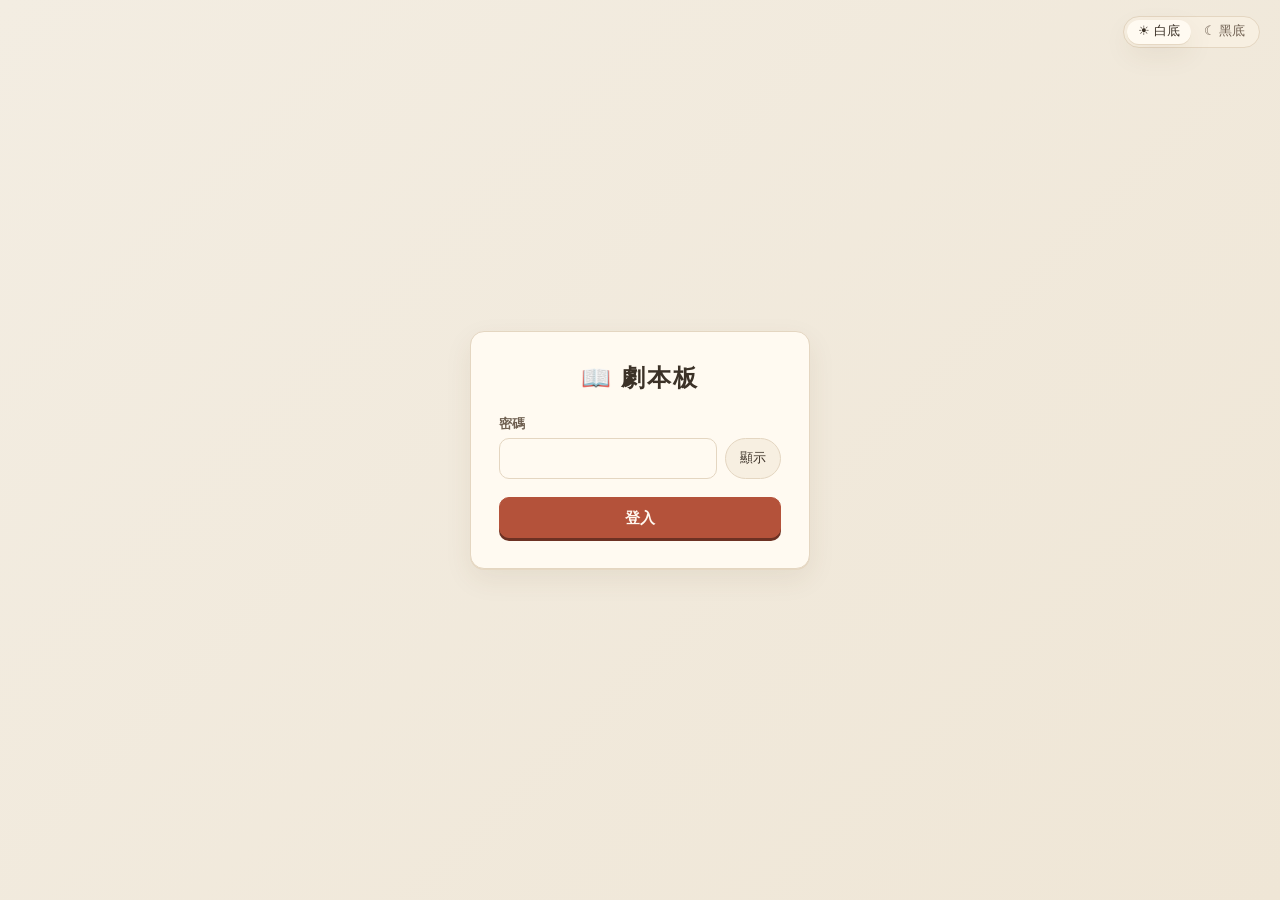
<file: docs/script/index.html>
<!doctype html>
<html lang="zh-Hant">
  <head>
    <meta charset="UTF-8" />
    <meta name="viewport" content="width=device-width, initial-scale=1.0" />
    <title>劇本板</title>
    <script>
      // 白底／黑底的約定（spec〈入口頁〉，docs/superpowers/specs/2026-11-04-portal-and-editor-polish-design.md）：
      // localStorage 鍵 portal-theme，值只有 light／dark，其他值當作沒有；沒有就跟著 prefers-color-scheme；
      // 套在 <html data-theme>。這裡在 React 載入前先套好，免得閃一下錯的底色。
      // 同一個約定另一份在 src/app/theme.ts（入口頁也各有一份），改這裡就要一起改。
      ;(function () {
        var theme = null
        try {
          theme = window.localStorage.getItem('portal-theme')
        } catch (e) {
          theme = null
        }
        if (theme !== 'light' && theme !== 'dark') {
          var dark = typeof window.matchMedia === 'function' && window.matchMedia('(prefers-color-scheme: dark)').matches
          theme = dark ? 'dark' : 'light'
        }
        document.documentElement.setAttribute('data-theme', theme)
      })()
    </script>
    <script type="module" crossorigin src="./assets/index-Iwl8kvfS.js"></script>
    <link rel="stylesheet" crossorigin href="./assets/index-DTkuPH9C.css">
  </head>
  <body>
    <div id="root"></div>
  </body>
</html>
</file>
<file: docs/game/assets/index-Do1xMG7N.css>
:root{--bg-deep: #0a0814;--bg-mid: #120c2a;--bg-low: #08060f;--surface: rgba(20, 16, 40, .8);--surface-solid:#221844;--surface-deep: #120c2a;--line: rgba(255, 255, 255, .12);--line-soft: rgba(255, 255, 255, .08);--ink: #f3efff;--ink-2: #d8d2f0;--ink-3: #c9c2e6;--muted: #9a92b8;--faint: #5c5480;--team-1: #ff3fa4;--team-2: #3ee6ff;--team-3: #7cf29a;--team-4: #b58cff;--gold: #ffd166;--gain: #7cf29a;--loss: #ff3fa4;--neutral: #b58cff;--attr-power: #ff6b4a;--attr-technique: #3ee6ff;--attr-emotion: #ff3fa4;--cat-score: #ffd166;--cat-target: #3ee6ff;--cat-global: #ff3fa4;--font-body: "Noto Sans TC", -apple-system, "PingFang TC", "Microsoft JhengHei", system-ui, sans-serif;--font-num: "Orbitron", "Noto Sans TC", monospace;--text-hero: 44px;--text-title: 34px;--text-h2: 22px;--text-card: 17px;--text-body: 13px;--text-label: 12px;--text-fine: 11px;--text-micro: 10px;--m-text-title: 21px;--m-text-h2: 16px;--m-text-card: 14px;--m-text-body: 11px;--m-text-fine: 9px;--r-card: 14px;--r-panel: 16px;--r-chip: 999px;--r-cell: 9px;--gap-xs: 6px;--gap-sm: 10px;--gap-md: 14px;--gap-lg: 22px;--gap-xl: 32px;--card-w: 148px;--card-h: 194px;--card-stage-w: 220px;--card-stage-h: 300px;--card-m-w: 96px;--card-m-h: 132px;--glow-team: 0 0 20px;--glow-gold: 0 0 18px rgba(255, 209, 102, .6);--glow-btn: 0 0 26px rgba(255, 63, 164, .6);--shadow-card: 0 24px 42px rgba(0, 0, 0, .6)}:root{--t-flip: .6s;--t-slide: .5s;--t-burst: .75s;--t-pop: .45s;--t-drop: .46s;--ease-out: cubic-bezier(.2, .8, .3, 1);--ease-pop: cubic-bezier(.3, 1.1, .4, 1)}@media(prefers-reduced-motion:reduce){:root{--t-flip: 0s;--t-slide: 0s;--t-burst: 0s;--t-pop: 0s;--t-drop: 0s}}@font-face{font-family:Orbitron;font-style:normal;font-display:swap;font-weight:400 900;src:url(./orbitron-latin-wght-normal-Du7j2Vp2.woff2) format("woff2");unicode-range:U+0000-00FF,U+0131,U+0152-0153,U+02BB-02BC,U+02C6,U+02DA,U+02DC,U+0304,U+0308,U+0329,U+2000-206F,U+20AC,U+2122,U+2191,U+2193,U+2212,U+2215,U+FEFF,U+FFFD}*{margin:0;padding:0;box-sizing:border-box}html,body,#root{width:100%;height:100%;overflow:hidden;background:var(--bg-low)}body{font-family:var(--font-body);color:var(--ink);-webkit-font-smoothing:antialiased}.canvas-shell{width:100%;height:100%;position:relative;overflow:hidden;background:var(--bg-low)}.canvas-stage{position:absolute;left:0;top:0;width:1440px;height:900px;transform-origin:top left;overflow:hidden;background:radial-gradient(120% 90% at 50% 42%,var(--bg-mid),var(--bg-deep) 62%,var(--bg-low))}.frame-shell{width:100%;height:100%;position:relative;overflow:hidden;background:var(--bg-low)}.frame-stage{position:absolute;left:0;top:0;width:390px;height:844px;transform-origin:top left;overflow:hidden;border-radius:var(--r-card);border:1px solid var(--line);background:radial-gradient(120% 90% at 50% 42%,var(--bg-mid),var(--bg-deep) 62%,var(--bg-low))}.phone-shell{width:100vw;height:100dvh;overflow:hidden;background:var(--bg-low);display:flex;justify-content:center}.phone-page{position:relative;width:100%;height:100%;overflow:hidden;background:radial-gradient(120% 90% at 50% 42%,var(--bg-mid),var(--bg-deep) 62%,var(--bg-low))}.fluid-shell{width:100%;height:100%;position:relative;overflow:auto;background:var(--bg-low)}.fluid-page{position:relative;width:100%;height:100%;background:radial-gradient(120% 90% at 50% 42%,var(--bg-mid),var(--bg-deep) 62%,var(--bg-low))}.fluid-page:has(.lineup-play-web,.lineup-setup-web){min-width:min-content}[data-drop-hover]{outline:2px solid var(--gold);outline-offset:2px}[data-drag-from]{opacity:.4}.lineup-chip{position:relative;display:flex;flex-direction:column;gap:1px;box-sizing:border-box;padding:2px 4px;border:2px solid;border-radius:8px;background:var(--surface-solid);color:var(--ink);text-align:left}.lineup-chip-head{display:flex;justify-content:space-between;align-items:baseline}.lineup-chip-head>span{color:var(--ink-2)}.lineup-chip-row{display:flex;align-items:center;gap:3px;min-width:0;color:var(--ink-3)}.lineup-chip-row>i{position:relative;flex:1 1 auto;min-width:0;height:3px;margin-left:8px;border-radius:2px;background:linear-gradient(var(--c),var(--c)) no-repeat 0 0 / var(--w) 100%,var(--line)}.lineup-chip-row>i:before{content:"";position:absolute;left:-8px;top:-1px;width:5px;height:5px;border-radius:3px;background:var(--c)}.lineup-chip-row>span{flex:0 0 auto;min-width:15px;text-align:right;font-variant-numeric:tabular-nums}.lineup-chip-row[data-main]>span{color:var(--ink);font-weight:700}.lineup-chip-count{position:absolute;top:-11px;right:-6px;padding:0 4px;border-radius:var(--r-chip);background:var(--gold);color:var(--bg-deep);font-weight:700}.lineup-cell,.lineup-bag-chip{padding:0;border:none;border-radius:8px;background:transparent;font:inherit;color:inherit;outline-offset:2px;touch-action:manipulation}.lineup-cell{display:flex;flex-direction:column;align-items:stretch;gap:2px;font-size:inherit}.lineup-cell[data-drag-cell],.lineup-bag-chip[aria-disabled=false]{cursor:grab}.lineup-cell[aria-pressed=true],.lineup-bag-chip[aria-pressed=true]{outline:2px solid var(--gold)}.lineup-bag-chip[aria-disabled=true]{opacity:.35;cursor:not-allowed}.lineup-cell-tag{white-space:nowrap;overflow:hidden;text-align:center;color:var(--c, var(--muted))}.lineup-cell-tag[data-hit=true]{color:var(--gain);font-weight:700}.lineup-cell-slot{box-sizing:border-box;display:flex;align-items:center;justify-content:center;border:1px solid var(--line-soft);border-radius:8px}.lineup-cell-slot[data-bonus]{border:1px dashed var(--c);color:var(--c)}.num{font-family:var(--font-num)}:root{--lineup-red: var(--attr-power);--lineup-blue: color-mix(in srgb, var(--team-2) 40%, var(--team-4));--lineup-yellow: var(--gold);--lineup-green: var(--team-3);--lineup-white: var(--ink);--lineup-tone-color: linear-gradient(90deg, var(--lineup-red), var(--lineup-blue), var(--lineup-yellow), var(--lineup-green), var(--lineup-white));--lineup-tone-lv1: var(--team-2);--lineup-tone-lv3: var(--team-4);--lineup-tone-lv5: var(--team-1);--lineup-tone-lv10: var(--gold);--lineup-tint-color: linear-gradient(90deg, color-mix(in srgb, var(--lineup-red) 28%, transparent), color-mix(in srgb, var(--lineup-blue) 28%, transparent), color-mix(in srgb, var(--lineup-yellow) 28%, transparent), color-mix(in srgb, var(--lineup-green) 28%, transparent), color-mix(in srgb, var(--lineup-white) 28%, transparent));--lineup-tint-lv1: color-mix(in srgb, var(--lineup-tone-lv1) 26%, transparent);--lineup-tint-lv3: color-mix(in srgb, var(--lineup-tone-lv3) 26%, transparent);--lineup-tint-lv5: color-mix(in srgb, var(--lineup-tone-lv5) 26%, transparent);--lineup-tint-lv10: color-mix(in srgb, var(--lineup-tone-lv10) 26%, transparent);--lineup-kind-casual: color-mix(in srgb, var(--team-2) 70%, var(--bg-deep));--lineup-kind-attr: color-mix(in srgb, var(--team-4) 82%, var(--bg-deep));--lineup-kind-total: color-mix(in srgb, var(--team-1) 90%, var(--bg-deep));--side-mine: var(--team-2);--side-foe: var(--team-1);--coin-heads: var(--gold);--coin-tails: color-mix(in srgb, var(--gold) 22%, var(--bg-deep));--chip-bg-active: color-mix(in srgb, var(--team-1) 28%, transparent);--chip-bg-idle: color-mix(in srgb, var(--ink) 4%, transparent);--btn-gradient-end: color-mix(in srgb, var(--team-1) 68%, white);--team4-gradient-end: color-mix(in srgb, var(--team-4) 68%, white);--glow-hero: 0 0 26px color-mix(in srgb, var(--team-1) 45%, transparent);--panel-border-gold: color-mix(in srgb, var(--gold) 40%, transparent);--slot-line-mine: color-mix(in srgb, var(--side-mine) 45%, transparent);--slot-line-foe: color-mix(in srgb, var(--side-foe) 45%, transparent);--pick-veil: color-mix(in srgb, var(--gold) 16%, transparent);--glow-slot-mine: 0 0 12px color-mix(in srgb, var(--side-mine) 45%, transparent);--attr-power-track: color-mix(in srgb, var(--attr-power) 22%, transparent);--attr-technique-track: color-mix(in srgb, var(--attr-technique) 22%, transparent);--attr-emotion-track: color-mix(in srgb, var(--attr-emotion) 22%, transparent);--star-hp-ghost: color-mix(in srgb, var(--ink-3) 22%, transparent);--card-face-top: color-mix(in srgb, var(--surface-solid) 88%, white);--card-face-bottom: color-mix(in srgb, var(--surface-solid) 92%, var(--bg-low));--card-edge: color-mix(in srgb, white 26%, transparent);--card-base: color-mix(in srgb, var(--bg-low) 60%, transparent);--card-art-line: color-mix(in srgb, var(--gold) 26%, transparent);--card-art-field: color-mix(in srgb, var(--bg-mid) 82%, var(--bg-low));--card-badge-shadow: 0 1px 4px color-mix(in srgb, var(--bg-low) 70%, transparent);--card-print: color-mix(in srgb, var(--gold) 22%, transparent);--card-name-scrim: color-mix(in srgb, var(--bg-low) 82%, transparent);--card-rule: color-mix(in srgb, var(--ink) 10%, transparent);--card-plate-line: color-mix(in srgb, var(--gold) 70%, transparent);--card-plate-glow: color-mix(in srgb, var(--gold) 32%, transparent);--card-footlight: color-mix(in srgb, var(--gold) 75%, transparent);--star-atk-bg: color-mix(in srgb, var(--gold) 18%, transparent);--star-atk-line: color-mix(in srgb, var(--gold) 42%, transparent);--star-skill-bg: color-mix(in srgb, var(--bg-low) 45%, transparent);--clash-flash: color-mix(in srgb, var(--ink) 92%, transparent);--cardback-field: color-mix(in srgb, var(--team-4) 26%, var(--bg-deep));--cardback-weave: color-mix(in srgb, var(--ink) 6%, transparent);--cardback-star: color-mix(in srgb, var(--team-4) 72%, transparent);--score-badge-bg: color-mix(in srgb, var(--gold) 14%, transparent);--glow-mat-inset: inset 0 0 30px color-mix(in srgb, var(--team-4) 10%, transparent);--shadow-held: 0 16px 28px color-mix(in srgb, var(--bg-low) 70%, transparent);--shadow-held-board: 0 5px 10px color-mix(in srgb, var(--bg-low) 92%, transparent);--cell-bg-highlight: color-mix(in srgb, var(--gold) 18%, transparent);--cell-bg-candidate: color-mix(in srgb, var(--gold) 10%, transparent);--cell-line-candidate: color-mix(in srgb, var(--gold) 55%, transparent);--cell-bg-favored: color-mix(in srgb, var(--gain) 12%, transparent);--cell-line-favored: color-mix(in srgb, var(--gain) 70%, transparent);--cell-bg-blocked: color-mix(in srgb, var(--loss) 18%, transparent);--glow-loss: 0 0 18px color-mix(in srgb, var(--ripple-loss) 60%, transparent);--glow-gain: 0 0 18px color-mix(in srgb, var(--gain) 60%, transparent);--ripple-loss: color-mix(in srgb, var(--loss) 80%, var(--bg-deep));--slot-cone-idle: color-mix(in srgb, var(--gold) 7%, transparent);--slot-cone-candidate: color-mix(in srgb, var(--gold) 22%, transparent);--slot-cone-selected: color-mix(in srgb, var(--gold) 34%, transparent);--slot-pool-idle: color-mix(in srgb, var(--gold) 8%, transparent);--slot-pool-candidate: color-mix(in srgb, var(--gold) 26%, transparent);--slot-pool-selected: color-mix(in srgb, var(--gold) 42%, transparent);--slot-cone-favored-candidate: color-mix(in srgb, var(--gain) 30%, transparent);--slot-cone-favored-selected: color-mix(in srgb, var(--gain) 42%, transparent);--slot-pool-favored-candidate: color-mix(in srgb, var(--gain) 40%, transparent);--slot-pool-favored-selected: color-mix(in srgb, var(--gain) 56%, transparent);--stage-intro-bg: color-mix(in srgb, var(--bg-deep) 90%, var(--surface-solid));--stage-intro-cone: color-mix(in srgb, var(--gold) 26%, transparent);--stage-glyph-cell: color-mix(in srgb, var(--gold) 86%, var(--surface-solid));--stage-glyph-dim: color-mix(in srgb, var(--gold) 14%, transparent);--stage-glyph-glow: color-mix(in srgb, var(--gold) 50%, transparent);--t-hover: .14s;--t-reveal: .65s;--t-clash: .56s;--t-flip-in: .38s;--t-dmg: .36s;--t-cast: .48s;--t-lamp: .28s;--t-cur-warm-gap: .12s;--t-cur-close: .46s;--t-cur-hold: .17s;--t-cur-open: .62s;--t-stage-step: 60ms;--t-stage-lit: .24s;--t-stage-out: .32s;--t-gs-flip: .38s;--t-gs-lift: .3s;--t-gs-strike: .36s;--t-gs-ring: .48s;--t-gs-wave: .52s;--t-gs-sparks: .54s;--t-gs-x2: .6s;--t-gs-lock: .42s;--t-gs-standing-row: .22s;--t-gs-standing-gap: .14s;--t-gs-pop: .36s;--t-pack-open: .7s;--t-pack-in-spotlight: .5s;--t-pack-in-concert: .65s;--t-pack-in-showcase: .45s;--t-pack-fx-glow: .6s;--t-pack-fx-rays: .9s;--t-pack-fx-flash: .35s;--t-pack-fx-shake: .5s;--t-pack-fx-confetti: 1.2s;--t-pack-fx-spot: .8s;--t-pack-fx-charge: .8s;--t-pack-fx-vibrate: .4s;--t-pack-fx-shards: .9s;--t-pack-fx-zoom: .7s;--t-pack-fx-slow: 1s;--t-pack-card-preview: .8s;--t-pack-card-glow: .9s;--t-pack-card-rays: .8s;--t-pack-card-flash: .3s;--t-pack-card-shake: .45s;--t-pack-card-confetti: 1.1s;--t-pack-card-spot: .7s;--t-pack-card-holo: .9s;--t-pack-card-vibrate: .4s;--t-pack-card-particles: .9s;--t-pack-card-slow: 1s;--t-pack-card-zoom: .7s;--t-pack-card-upgrade: 1.2s;--t-pack-card-gif: 1.5s;--t-pack-hold: .9s;--t-pack-knock: .26s;--t-pack-jolt: .32s;--t-pack-breathe: 2.4s;--t-pack-laser: 2.4s;--t-pack-crowd: .6s;--t-pack-bulb: 1.2s;--t-pack-turn: 6s;--cover-bg: color-mix(in srgb, var(--bg-deep) 92%, transparent);--zoom-scrim: color-mix(in srgb, var(--bg-deep) 78%, transparent);--stage-idle-bg: color-mix(in srgb, var(--surface-solid) 78%, transparent);--stage-target-line: color-mix(in srgb, var(--team-1) 55%, transparent);--stage-picked-bg: color-mix(in srgb, var(--team-1) 16%, var(--surface-deep));--stage-firing-glow: color-mix(in srgb, var(--team-1) 38%, transparent);--gs-locked-bg: color-mix(in srgb, var(--loss) 18%, transparent);--gs-cornice: color-mix(in srgb, var(--gold) 70%, transparent);--gs-cornice-2: color-mix(in srgb, var(--gold) 55%, transparent);--gs-audience: var(--surface-deep);--gs-mine-bg: color-mix(in srgb, var(--gold) 10%, var(--stage-idle-bg));--gs-mine-glow: color-mix(in srgb, var(--gold) 32%, transparent);--rank-lead-bg: color-mix(in srgb, var(--gold) 12%, var(--surface));--rank-lead-border: color-mix(in srgb, var(--gold) 55%, transparent);--hush-bg: color-mix(in srgb, var(--neutral) 16%, transparent);--hush-border: color-mix(in srgb, var(--neutral) 55%, transparent);--curtain: color-mix(in srgb, var(--loss) 22%, var(--surface-deep));--curtain-cloth: color-mix(in srgb, var(--curtain) 96%, var(--bg-deep));--curtain-fold: color-mix(in srgb, var(--bg-deep) 46%, transparent);--curtain-trim: color-mix(in srgb, var(--gold) 62%, transparent);--curtain-shade: color-mix(in srgb, var(--bg-deep) 72%, transparent);--pack-beam-top: color-mix(in srgb, var(--gold) 42%, transparent);--pack-beam-end: color-mix(in srgb, var(--gold) 4%, transparent);--pack-floor-glow: color-mix(in srgb, var(--gold) 50%, transparent);--pack-valance-low: color-mix(in srgb, var(--curtain-cloth) 70%, var(--bg-deep));--pack-body-top: color-mix(in srgb, var(--team-4) 34%, var(--surface-solid));--pack-body-low: color-mix(in srgb, var(--team-1) 18%, var(--surface-deep));--pack-seal: color-mix(in srgb, var(--gold) 70%, transparent);--pack-torn: color-mix(in srgb, var(--bg-deep) 82%, transparent);--pack-charge-fill: color-mix(in srgb, var(--gold) 78%, transparent);--pack-art-scrim: color-mix(in srgb, var(--bg-deep) 72%, transparent);--pack-face-scrim: color-mix(in srgb, var(--bg-deep) 78%, transparent);--pack-crack: color-mix(in srgb, var(--bg-deep) 88%, var(--gold));--pack-envelope-back: color-mix(in srgb, var(--gold) 14%, var(--surface-deep));--pack-envelope-flap: color-mix(in srgb, var(--gold) 22%, var(--surface-solid));--pack-envelope-front: color-mix(in srgb, var(--gold) 30%, var(--surface-solid));--pack-scratch-foil: color-mix(in srgb, var(--ink-3) 70%, var(--surface-solid));--pack-scratch-sheen: color-mix(in srgb, var(--ink) 85%, var(--surface-solid));--pack-capsule-glass: color-mix(in srgb, var(--ink) 8%, transparent);--pack-capsule-glint: color-mix(in srgb, var(--ink) 34%, transparent);--pack-capsule-rim: color-mix(in srgb, var(--ink) 40%, transparent);--pack-capsule-body-top: color-mix(in srgb, var(--team-1) 42%, var(--surface-solid));--pack-capsule-body-low: color-mix(in srgb, var(--team-1) 16%, var(--surface-deep));--pack-capsule-dial: color-mix(in srgb, var(--gold) 18%, var(--surface-solid));--pack-capsule-dial-rim: color-mix(in srgb, var(--gold) 40%, var(--surface-deep));--pack-capsule-slot: color-mix(in srgb, var(--bg-deep) 85%, transparent);--pack-capsule-shell: color-mix(in srgb, var(--ink) 88%, var(--surface-solid));--pack-capsule-seam: color-mix(in srgb, var(--bg-deep) 55%, var(--surface-solid));--pack-capsule-shade: color-mix(in srgb, var(--bg-deep) 40%, transparent);--pack-capsule-top: color-mix(in srgb, var(--team-1) 82%, var(--surface-solid));--pack-card-back-top: color-mix(in srgb, var(--team-4) 30%, var(--surface-solid));--pack-card-back-low: color-mix(in srgb, var(--team-4) 12%, var(--surface-deep));--pack-slot-empty: color-mix(in srgb, var(--ink) 16%, transparent);--pack-holo-a: color-mix(in srgb, var(--team-2) 50%, transparent);--pack-holo-b: color-mix(in srgb, var(--team-1) 45%, transparent);--pack-holo-c: color-mix(in srgb, var(--gold) 50%, transparent);--pack-laser-1: color-mix(in srgb, var(--team-1) 85%, transparent);--pack-laser-2: color-mix(in srgb, var(--team-2) 85%, transparent);--pack-laser-3: color-mix(in srgb, var(--team-4) 85%, transparent);--pack-glowstick-a: var(--team-1);--pack-glowstick-b: var(--team-2);--pack-mirror-line: color-mix(in srgb, var(--gold) 25%, transparent);--pack-mirror-wash: color-mix(in srgb, var(--gold) 6%, transparent);--pack-bulb: var(--gold);--pack-pedestal-top: color-mix(in srgb, var(--team-4) 28%, var(--surface-solid));--pack-pedestal-low: var(--surface-deep);--pack-pedestal-rim: color-mix(in srgb, var(--team-4) 65%, transparent);--pack-pedestal-glow: color-mix(in srgb, var(--team-4) 35%, transparent);--pack-pedestal-sheen: color-mix(in srgb, var(--ink) 16%, transparent)}[data-member-card]{--card-spot: color-mix(in srgb, var(--card-accent) 34%, transparent);--card-spot-tail: color-mix(in srgb, var(--card-accent) 6%, transparent);--card-pool: color-mix(in srgb, var(--card-accent) 38%, transparent)}:root{--t-flip: .6s;--t-slide: .5s;--t-burst: .75s;--t-pop: .45s;--t-drop: .46s}@keyframes reveal-pop{0%{transform:scale(.6);opacity:0}to{transform:scale(1);opacity:1}}@keyframes stage-lit{0%{background:var(--stage-glyph-dim);box-shadow:none;transform:scale(.84)}55%{transform:scale(1.12)}to{transform:scale(1)}}.stage-glyph-lit{animation:stage-lit var(--t-stage-lit) var(--ease-out) both}@keyframes stage-intro-out{to{opacity:0;transform:scale(.9)}}.stage-intro[data-phase=leaving]{animation:stage-intro-out var(--t-stage-out) var(--ease-out) both}.stage-intro-cone{position:absolute;left:50%;top:0;width:78%;height:86%;transform:translate(-50%);clip-path:polygon(40% 0%,60% 0%,100% 100%,0% 100%);background:linear-gradient(to bottom,var(--stage-intro-cone),transparent);pointer-events:none}[data-fighter][data-facing=right]{--dx: 1;--dy: 0;--spin: 1}[data-fighter][data-facing=left]{--dx: -1;--dy: 0;--spin: -1}[data-fighter][data-facing=up]{--dx: 0;--dy: -1;--spin: -1}[data-fighter][data-facing=down]{--dx: 0;--dy: 1;--spin: 1}[data-fighter][data-stance=advantaged]{--reach: 96px;--recoil: 0px;--swell: 1.1}[data-fighter][data-stance=disadvantaged]{--reach: 42px;--recoil: -30px;--swell: 1.03}[data-fighter][data-stance=even]{--reach: 52px;--recoil: -8px;--swell: 1.06}[data-fighter][data-shape=lunge]{animation:sa-lunge var(--t-clash) var(--ease-out) both}[data-fighter][data-shape=blink]{animation:sa-blink var(--t-clash) linear both}[data-fighter][data-shape=pulse]{animation:sa-pulse var(--t-clash) var(--ease-out) both}@keyframes sa-lunge{0%{transform:translate(0) rotate(0)}14%{transform:translate(calc(var(--reach) * var(--dx) * -.17),calc(var(--reach) * var(--dy) * -.17)) rotate(calc(var(--spin) * -4deg))}50%{transform:translate(calc(var(--reach) * var(--dx)),calc(var(--reach) * var(--dy))) rotate(calc(var(--spin) * 6deg))}58%{transform:translate(calc(var(--reach) * var(--dx) * .92),calc(var(--reach) * var(--dy) * .92)) rotate(calc(var(--spin) * 5deg))}74%{transform:translate(calc(var(--recoil) * var(--dx)),calc(var(--recoil) * var(--dy))) rotate(0)}to{transform:translate(0) rotate(0)}}@keyframes sa-blink{0%{transform:translate(0) scale(1);opacity:1}8%{transform:translate(0) scale(.92);opacity:.1}14%{transform:translate(calc(var(--reach) * var(--dx)),calc(var(--reach) * var(--dy))) scale(.92);opacity:.1}24%{transform:translate(calc(var(--reach) * var(--dx)),calc(var(--reach) * var(--dy))) scale(1);opacity:1}46%{transform:translate(calc(var(--reach) * var(--dx)),calc(var(--reach) * var(--dy))) scale(1);opacity:1}62%{transform:translate(calc(var(--reach) * var(--dx) * .42),calc(var(--reach) * var(--dy) * .42)) scale(.97);opacity:.55}78%{transform:translate(calc(var(--recoil) * var(--dx)),calc(var(--recoil) * var(--dy))) scale(1);opacity:1}to{transform:translate(0) scale(1);opacity:1}}@keyframes sa-pulse{0%{transform:scale(1) translate(0)}18%{transform:scale(.95) translate(0)}40%{transform:scale(var(--swell)) translate(0)}62%{transform:scale(1.01) translate(calc(var(--recoil) * var(--dx) * .6),calc(var(--recoil) * var(--dy) * .6))}to{transform:scale(1) translate(0)}}[data-wave]{animation:sa-wave var(--t-clash) var(--ease-out) both}[data-wave="2"]{animation-delay:calc(var(--t-clash) * .12)}@keyframes sa-wave{0%{transform:translate(-50%,-50%) scale(.3);opacity:0}22%{transform:translate(-50%,-50%) scale(.7);opacity:.9}to{transform:translate(-50%,-50%) scale(6);opacity:0}}[data-ghost]{animation:sa-ghost var(--t-clash) linear both}@keyframes sa-ghost{0%,22%{transform:translate(calc(var(--reach) * var(--dx)),calc(var(--reach) * var(--dy)));opacity:0}30%{transform:translate(calc(var(--reach) * var(--dx)),calc(var(--reach) * var(--dy)));opacity:.45}70%{transform:translate(calc(var(--reach) * var(--dx) * .3),calc(var(--reach) * var(--dy) * .3));opacity:0}to{opacity:0}}[data-clash-flash]{animation:sa-flash var(--t-clash) var(--ease-out) both}@keyframes sa-flash{0%,48%{transform:translate(-50%,-50%) scale(.2);opacity:0}54%{transform:translate(-50%,-50%) scale(1);opacity:var(--flash-peak)}to{transform:translate(-50%,-50%) scale(4.5);opacity:0}}[data-dmg]{animation:sa-dmg var(--t-dmg) var(--ease-out) both;animation-delay:calc(var(--t-clash) * .5)}@keyframes sa-dmg{0%{transform:translate(-50%) scale(.5);opacity:0}26%{transform:translate(-50%,-16px) scale(1.25);opacity:1}to{transform:translate(-50%,-46px) scale(1);opacity:0}}[data-fighter][data-transit=exit]{animation:sa-fall var(--t-clash) var(--ease-out) both}@keyframes sa-fall{0%{transform:translate(0) rotate(0);opacity:1;filter:none}10%{transform:translate(calc(var(--spin) * 14px),-4px) rotate(calc(var(--spin) * 4deg));opacity:1}34%{transform:translate(calc(var(--spin) * 8px),34px) rotate(calc(var(--spin) * 16deg));opacity:.7;filter:grayscale(.7)}to{transform:translate(calc(var(--spin) * 2px),190px) rotate(calc(var(--spin) * 34deg));opacity:0;filter:grayscale(1)}}[data-fighter][data-transit=enter]{animation:sa-slide-in var(--t-clash) var(--ease-pop) both}@keyframes sa-slide-in{0%{transform:translate(calc(var(--dx) * -190px),calc(var(--dy) * -190px));opacity:0}12%{opacity:1}72%{transform:translate(calc(var(--dx) * 12px),calc(var(--dy) * 12px));opacity:1}to{transform:translate(0);opacity:1}}[data-fighter][data-flip] .sa-flipper{animation:sa-flip-in var(--t-flip-in) linear both}.sa-flipper{position:relative;width:100%;height:100%;transform-style:preserve-3d}.sa-flipper>*{position:absolute;inset:0;backface-visibility:hidden}.sa-flipper>.sa-face{transform:rotateY(180deg)}@keyframes sa-flip-in{0%,30%{transform:rotateY(0)}to{transform:rotateY(180deg)}}.gs-cast-track{animation:gs-cast-travel var(--t-cast) var(--ease-out) both}.gs-cast-bolt{animation:gs-cast-glow var(--t-cast) var(--ease-out) both}.gs-cast-track[data-flipped=true],.gs-cast-track[data-flipped=true]>.gs-cast-bolt{animation-direction:reverse}@keyframes gs-cast-travel{0%{transform:translate(0)}to{transform:translate(100%)}}@keyframes gs-cast-glow{0%{opacity:0;transform:translate(-50%,-50%) scale(.5)}50%{opacity:1;transform:translate(-50%,-50%) scale(1.15)}to{opacity:0;transform:translate(-50%,-50%) scale(.5)}}[data-gs-anim=flip]{animation:gs-flip var(--t-gs-flip) linear both}@keyframes gs-flip{0%{transform:rotateY(90deg);filter:brightness(2.4)}60%{filter:brightness(1.3)}to{transform:rotateY(0);filter:brightness(1)}}[data-gs-anim=lift]{animation:gs-lift var(--t-gs-lift) var(--ease-out) both}@keyframes gs-lift{0%{transform:translateY(8px);opacity:.7}to{transform:translateY(0);opacity:1}}[data-gs-anim=struck]{animation:gs-strike var(--t-gs-strike) var(--ease-out) both}@keyframes gs-strike{0%,to{transform:translate(0)}18%{transform:translate(-9px) rotate(-1.4deg)}38%{transform:translate(8px) rotate(1.2deg)}62%{transform:translate(-5px)}82%{transform:translate(3px)}}[data-gs-anim=shield]{animation:gs-shield var(--t-gs-strike) var(--ease-out) both}@keyframes gs-shield{0%{box-shadow:0 0 0 0 var(--gold)}40%{box-shadow:0 0 22px 4px var(--gold)}to{box-shadow:0 0 0 0 transparent}}[data-gs-ring=true]{animation:gs-ring var(--t-gs-ring) var(--ease-out) both}@keyframes gs-ring{0%{transform:translate(-50%,-50%) scale(.3);opacity:.95}to{transform:translate(-50%,-50%) scale(1.9);opacity:0}}[data-gs-wave]{animation:gs-wave var(--t-gs-wave) var(--ease-out) both}[data-gs-wave="2"]{animation:gs-wave var(--t-gs-wave) var(--ease-out) both;animation-delay:calc(var(--t-gs-wave) * .2)}@keyframes gs-wave{0%{transform:translate(-50%,-50%) scale(.2);opacity:.9}to{transform:translate(-50%,-50%) scale(4.6);opacity:0}}[data-gs-spark] [data-gs-spark]{animation:gs-spark var(--t-gs-sparks) var(--ease-out) both}@keyframes gs-spark{0%{transform:translate(0) scale(1);opacity:1}to{transform:translate(var(--gs-spark-x),-58px) scale(.2);opacity:0}}[data-gs-pop=true]{display:inline-block;animation:gs-pop var(--t-gs-pop) var(--ease-pop) both}@keyframes gs-pop{0%{transform:scale(0);opacity:0}60%{transform:scale(1.35);opacity:1}to{transform:scale(1);opacity:1}}[data-gs-x2=true]{animation:gs-x2 var(--t-gs-x2) var(--ease-out) both}@keyframes gs-x2{0%{transform:translate(-50%,-50%) scale(.3) rotate(-14deg);opacity:0}45%{transform:translate(-50%,-50%) scale(1.5) rotate(4deg);opacity:1}to{transform:translate(-50%,-50%) scale(1.1) rotate(0);opacity:0}}[data-gs-locked=true]{animation:gs-lock var(--t-gs-lock) var(--ease-out) both}@keyframes gs-lock{0%{transform:scale(1)}40%{transform:scale(1.16);filter:brightness(1.6)}to{transform:scale(1);filter:brightness(1)}}[data-gs-spot=true]{animation:gs-spot-in var(--t-hover) var(--ease-out) both}@keyframes gs-spot-in{0%{opacity:0;transform:translate(-50%) scaleY(.7)}to{opacity:1;transform:translate(-50%) scaleY(1)}}[data-gs-dim=true]{opacity:.5;transition:opacity var(--t-hover) var(--ease-out)}[data-gs-self-excluded=true]{opacity:.72;transition:opacity var(--t-hover) var(--ease-out)}[data-gs-standing]{animation:gs-standing-in var(--t-gs-standing-row) var(--ease-out) both}[data-gs-standing][data-index="1"]{animation:gs-standing-in var(--t-gs-standing-row) var(--ease-out) both;animation-delay:calc(var(--t-gs-standing-gap) * 1)}[data-gs-standing][data-index="2"]{animation:gs-standing-in var(--t-gs-standing-row) var(--ease-out) both;animation-delay:calc(var(--t-gs-standing-gap) * 2)}[data-gs-standing][data-index="3"]{animation:gs-standing-in var(--t-gs-standing-row) var(--ease-out) both;animation-delay:calc(var(--t-gs-standing-gap) * 3)}@keyframes gs-standing-in{0%{opacity:0;transform:translateY(14px)}to{opacity:1;transform:translateY(0)}}[data-gs-standing][data-champion=true]{animation:gs-champion-in var(--t-gs-standing-row) var(--ease-pop) both;animation-delay:calc(var(--t-gs-standing-gap) * 3)}@keyframes gs-champion-in{0%{opacity:0;transform:scale(.94);box-shadow:0 0 0 0 transparent}60%{opacity:1;transform:scale(1.03);box-shadow:var(--glow-hero)}to{opacity:1;transform:scale(1);box-shadow:var(--glow-gold)}}.home-slot{position:relative;opacity:.58;transition:opacity var(--t-lamp) var(--ease-out)}.home-beam{position:absolute;pointer-events:none;opacity:.14;filter:blur(9px);background:linear-gradient(180deg,color-mix(in srgb,var(--acc) 46%,transparent),color-mix(in srgb,var(--acc) 13%,transparent) 58%,transparent 90%);transition:opacity var(--t-lamp) var(--ease-out)}.home-slot-phone .home-beam{background:linear-gradient(90deg,color-mix(in srgb,var(--acc) 42%,transparent),transparent 88%)}.home-pool{position:absolute;pointer-events:none;border-radius:50%;opacity:.24;background:radial-gradient(50% 50% at 50% 50%,color-mix(in srgb,var(--acc) 52%,transparent),transparent 70%);transition:opacity var(--t-lamp) var(--ease-out)}.home-sign{position:relative;border:2px solid color-mix(in srgb,var(--acc) 42%,transparent);box-shadow:0 0 10px color-mix(in srgb,var(--acc) 20%,transparent),inset 0 0 26px color-mix(in srgb,var(--acc) 8%,transparent),var(--shadow-card);transition:border-color var(--t-lamp) var(--ease-out),box-shadow var(--t-lamp) var(--ease-out),transform var(--t-lamp) var(--ease-out)}.home-bulbs{position:absolute;inset:8px;border-radius:14px;border:6px dotted color-mix(in srgb,var(--acc) 62%,transparent);opacity:.2;pointer-events:none;transition:opacity var(--t-lamp) var(--ease-out)}.home-slot-phone .home-bulbs{inset:5px;border-radius:12px;border-width:4px}.home-name{text-shadow:0 0 12px color-mix(in srgb,var(--acc) 16%,transparent);transition:text-shadow var(--t-lamp) var(--ease-out)}.home-emblem{opacity:.5;transition:opacity var(--t-lamp) var(--ease-out);display:flex}.home-slot:hover .home-beam,.home-slot:active .home-beam,.home-slot:focus-within .home-beam,.home-slot:hover .home-pool,.home-slot:active .home-pool,.home-slot:focus-within .home-pool{opacity:1}.home-slot:hover .home-bulbs,.home-slot:active .home-bulbs,.home-slot:focus-within .home-bulbs{opacity:.62}.home-slot:hover .home-emblem,.home-slot:active .home-emblem,.home-slot:focus-within .home-emblem{opacity:1}.home-slot:hover .home-name,.home-slot:active .home-name,.home-slot:focus-within .home-name{text-shadow:0 0 8px color-mix(in srgb,var(--acc) 90%,transparent),0 0 26px color-mix(in srgb,var(--acc) 60%,transparent)}.home-slot:hover .home-sign,.home-slot:active .home-sign,.home-slot:focus-within .home-sign{border-color:color-mix(in srgb,var(--acc) 88%,transparent);box-shadow:0 0 34px color-mix(in srgb,var(--acc) 70%,transparent),inset 0 0 34px color-mix(in srgb,var(--acc) 20%,transparent),var(--shadow-card);transform:translateY(-4px)}.home-slot:hover,.home-slot:focus-within{opacity:1}.home-slot[data-playable=false]{opacity:.34}.home-slot[data-playable=false] .home-beam,.home-slot[data-playable=false] .home-pool{opacity:0}.home-slot[data-playable=false]:hover .home-sign,.home-slot[data-playable=false]:active .home-sign,.home-slot[data-playable=false]:focus-within .home-sign{border-color:color-mix(in srgb,var(--acc) 42%,transparent);box-shadow:0 0 10px color-mix(in srgb,var(--acc) 20%,transparent),inset 0 0 26px color-mix(in srgb,var(--acc) 8%,transparent),var(--shadow-card);transform:none}.home-slot-phone{opacity:1}.home-slot-phone .home-beam{opacity:.5}.home-slot-phone .home-pool{opacity:.48}.home-slot-phone .home-sign{border-color:color-mix(in srgb,var(--acc) 70%,transparent);box-shadow:0 0 20px color-mix(in srgb,var(--acc) 45%,transparent),inset 0 0 30px color-mix(in srgb,var(--acc) 14%,transparent),var(--shadow-card)}.home-slot-phone .home-bulbs{opacity:.5}.home-slot-phone .home-emblem{opacity:.9}.home-slot-phone .home-name{text-shadow:0 0 6px color-mix(in srgb,var(--acc) 65%,transparent),0 0 20px color-mix(in srgb,var(--acc) 35%,transparent)}.home-slot-phone[data-playable=false] .home-beam,.home-slot-phone[data-playable=false] .home-pool{opacity:0}.home-slot-phone{animation:home-warm var(--t-lamp) var(--ease-out) both}.home-slot-phone[data-index="1"]{animation:home-warm var(--t-lamp) var(--ease-out) both;animation-delay:calc(var(--t-cur-warm-gap) * 1)}.home-slot-phone[data-index="2"]{animation:home-warm var(--t-lamp) var(--ease-out) both;animation-delay:calc(var(--t-cur-warm-gap) * 2)}@keyframes home-warm{0%{filter:brightness(.32);transform:translateY(6px)}to{filter:brightness(1);transform:translateY(0)}}.curtain{position:absolute;inset:0;z-index:60;display:none;pointer-events:none}.curtain[data-busy=true]{display:block;pointer-events:auto}.curtain-panel{position:absolute;top:0;bottom:0;width:54%;background:repeating-linear-gradient(90deg,var(--curtain-fold) 0 3px,transparent 3px 32px),linear-gradient(90deg,color-mix(in srgb,var(--curtain-cloth) 62%,var(--bg-deep)),var(--curtain-cloth) 58%,color-mix(in srgb,var(--curtain-cloth) 74%,var(--bg-deep)));transition:transform var(--t-cur-close) cubic-bezier(.45,0,.25,1);will-change:transform}.curtain-l{left:0;transform:translate(-100.5%);border-right:3px solid var(--curtain-trim);box-shadow:10px 0 44px var(--curtain-shade)}.curtain-r{right:0;transform:translate(100.5%);border-left:3px solid var(--curtain-trim);box-shadow:-10px 0 44px var(--curtain-shade)}.curtain[data-cover=true] .curtain-panel{transform:translate(0)}.curtain[data-cover=false] .curtain-panel{transition-duration:var(--t-cur-open);transition-timing-function:cubic-bezier(.22,.72,.25,1)}.curtain-top{position:absolute;left:0;right:0;top:0;height:13%;transform:translateY(-102%);transition:transform var(--t-cur-close) cubic-bezier(.45,0,.25,1)}.curtain[data-cover=true] .curtain-top{transform:translateY(0)}.curtain[data-cover=false] .curtain-top{transition-duration:var(--t-cur-open);transition-delay:60ms}.curtain-cornice{position:absolute;left:0;right:0;top:0;height:5px;background:linear-gradient(90deg,transparent,var(--curtain-trim) 16%,var(--gold) 50%,var(--curtain-trim) 84%,transparent)}.curtain-valance{position:absolute;inset:0;width:100%;height:100%}.curtain-valance path{fill:var(--curtain-cloth);stroke:var(--curtain-trim);stroke-width:2}.lab-cell{width:96px;padding:4px 8px;border-radius:var(--r-chip);background:var(--surface);color:var(--ink);font-size:var(--text-body);text-align:center}.lab-cell[data-dim]{color:var(--faint)}.lab-cell[data-selected]{box-shadow:inset 0 0 0 1px var(--team-2)}button.lab-cell{border:none;font-family:inherit;line-height:inherit;cursor:pointer}button.lab-cell:disabled{cursor:not-allowed}.pack-backdrop{position:absolute;inset:0;pointer-events:none;overflow:hidden}.pack-backdrop [data-prop]{position:absolute}.pack-backdrop [data-prop=curtain-l],.pack-backdrop [data-prop=curtain-r]{top:0;bottom:0;width:12%;background:repeating-linear-gradient(90deg,var(--curtain-cloth) 0 9px,var(--pack-valance-low) 9px 18px);box-shadow:inset -8px 0 14px var(--curtain-shade)}.pack-backdrop [data-prop=curtain-l]{left:0}.pack-backdrop [data-prop=curtain-r]{right:0;transform:scaleX(-1)}.pack-backdrop [data-prop=valance]{top:0;left:0;right:0;height:max(28px,6%);background:linear-gradient(var(--curtain-cloth),var(--pack-valance-low));border-bottom:2px solid var(--curtain-trim)}.pack-backdrop [data-prop=cone]{left:50%;top:0;width:72%;height:var(--pack-floor-y, 66%);transform:translate(-50%);background:linear-gradient(var(--pack-beam-top),var(--pack-beam-end));clip-path:polygon(44% 0,56% 0,100% 100%,0 100%);animation:pack-prop-breathe var(--t-pack-breathe) ease-in-out infinite}.pack-backdrop [data-prop=floor]{left:10%;right:10%;top:var(--pack-floor-y, 66%);height:16%;transform:translateY(-50%);border-radius:50%;background:radial-gradient(ellipse at center,var(--pack-floor-glow),transparent 70%);animation:pack-prop-breathe var(--t-pack-breathe) ease-in-out infinite}@keyframes pack-prop-breathe{0%,to{opacity:1}50%{opacity:.7}}.pack-backdrop [data-prop^=laser-]{left:50%;bottom:-6%;width:4px;height:110%;margin-left:-2px;transform-origin:50% 100%;filter:blur(.5px);animation:pack-prop-sweep var(--t-pack-laser) ease-in-out infinite}.pack-backdrop [data-prop=laser-1]{background:linear-gradient(transparent,var(--pack-laser-1))}.pack-backdrop [data-prop=laser-2]{background:linear-gradient(transparent,var(--pack-laser-2));animation-direction:reverse}.pack-backdrop [data-prop=laser-3]{background:linear-gradient(transparent,var(--pack-laser-3));animation-duration:calc(var(--t-pack-laser) * .75)}@keyframes pack-prop-sweep{0%,to{transform:rotate(-38deg)}50%{transform:rotate(38deg)}}.pack-backdrop [data-prop=crowd]{left:0;right:0;top:min(var(--pack-floor-y, 78%),78%);bottom:0;background:radial-gradient(circle,var(--pack-glowstick-a) 1.5px,transparent 2px) 0 0 / 18px 14px,radial-gradient(circle,var(--pack-glowstick-b) 1.5px,transparent 2px) 9px 7px / 18px 14px;-webkit-mask-image:linear-gradient(transparent,var(--ink));mask-image:linear-gradient(transparent,var(--ink));animation:pack-prop-bob var(--t-pack-crowd) ease-in-out infinite alternate}@keyframes pack-prop-bob{0%{transform:none}to{transform:translateY(-4px)}}.pack-backdrop [data-prop=mirror]{inset:6% 6% 10%;border-radius:var(--r-card);border:1px solid var(--pack-mirror-line);background:linear-gradient(var(--pack-mirror-wash),transparent 40%)}.pack-backdrop [data-prop=bulbs-t],.pack-backdrop [data-prop=bulbs-b]{left:calc(6% + 12px);right:calc(6% + 12px);height:12px;background:radial-gradient(circle,var(--pack-bulb) 3.5px,transparent 4.5px) left center / 32px 12px repeat-x}.pack-backdrop [data-prop=bulbs-l],.pack-backdrop [data-prop=bulbs-r]{top:calc(6% + 12px);bottom:calc(10% + 12px);width:12px;background:radial-gradient(circle,var(--pack-bulb) 3.5px,transparent 4.5px) center top / 12px 32px repeat-y}.pack-backdrop [data-prop=bulbs-t]{top:calc(6% - 6px)}.pack-backdrop [data-prop=bulbs-b]{bottom:calc(10% - 6px)}.pack-backdrop [data-prop=bulbs-l]{left:calc(6% - 6px)}.pack-backdrop [data-prop=bulbs-r]{right:calc(6% - 6px)}.pack-backdrop [data-prop^=bulbs-]{animation:pack-prop-bulb var(--t-pack-bulb) steps(1,end) infinite}.pack-backdrop [data-prop=bulbs-b],.pack-backdrop [data-prop=bulbs-l]{animation-delay:calc(var(--t-pack-bulb) / -2)}@keyframes pack-prop-bulb{0%,to{opacity:1}50%{opacity:.45}}.pack-backdrop [data-prop=pedestal]{left:50%;top:var(--pack-floor-y, 66%);width:60%;height:9%;transform:translate(-50%,-40%);border-radius:50%;border:1px solid var(--pack-pedestal-rim);box-shadow:0 0 22px var(--pack-pedestal-glow);background:linear-gradient(90deg,transparent 0 35%,var(--pack-pedestal-sheen) 50%,transparent 65% 100%) 0 0 / 50% 100% repeat-x,linear-gradient(var(--pack-pedestal-top),var(--pack-pedestal-low));animation:pack-prop-turn var(--t-pack-turn) linear infinite}@keyframes pack-prop-turn{0%{background-position:0% 0,0 0}to{background-position:100% 0,0 0}}.pack-body[data-holding=true]{animation:pack-charge var(--t-pack-hold) linear both}.pack-charge-fill{width:0}.pack-body[data-holding=true] .pack-charge-fill{animation:pack-charge-fill var(--t-pack-hold) linear forwards}@keyframes pack-charge{0%{transform:none}10%{transform:translate(-1px) rotate(-.4deg)}20%{transform:translate(1px) rotate(.4deg)}30%{transform:translate(-2px) rotate(-.8deg)}40%{transform:translate(2px) rotate(.8deg)}50%{transform:translate(-3px) rotate(-1.2deg)}60%{transform:translate(3px) rotate(1.2deg)}70%{transform:translate(-4px) rotate(-1.6deg)}80%{transform:translate(4px) rotate(1.6deg)}90%{transform:translate(-5px) rotate(-2deg)}to{transform:translate(5px) rotate(2deg)}}@keyframes pack-charge-fill{0%{width:0}to{width:100%}}.pack-knock[data-knock=odd]{animation:pack-knock-a var(--t-pack-knock) var(--ease-out)}.pack-knock[data-knock=even]{animation:pack-knock-b var(--t-pack-knock) var(--ease-out)}@keyframes pack-knock-a{0%{transform:none}30%{transform:translateY(3px) scale(.98)}to{transform:none}}@keyframes pack-knock-b{0%{transform:none}30%{transform:translateY(3px) scale(.98)}to{transform:none}}.pack-crack{stroke-dasharray:1;stroke-dashoffset:0;animation:pack-crack-draw var(--t-pack-knock) var(--ease-out) both}@keyframes pack-crack-draw{0%{stroke-dashoffset:1}to{stroke-dashoffset:0}}.pack-jolt[data-jolt=odd]{animation:pack-jolt-a var(--t-pack-jolt) var(--ease-out)}.pack-jolt[data-jolt=even]{animation:pack-jolt-b var(--t-pack-jolt) var(--ease-out)}.pack-jolt[data-dragging=false]{transition:transform var(--t-pop) var(--ease-out)}@keyframes pack-jolt-a{0%{transform:none}25%{transform:translate(-8px) rotate(-3deg)}60%{transform:translate(6px) rotate(2deg)}to{transform:none}}@keyframes pack-jolt-b{0%{transform:none}25%{transform:translate(-8px) rotate(-3deg)}60%{transform:translate(6px) rotate(2deg)}to{transform:none}}.pack-opening{animation:pack-burst var(--t-pack-open) var(--ease-out) forwards}@keyframes pack-burst{0%{transform:none;opacity:1;filter:none}40%{transform:scale(1.08);opacity:1;filter:brightness(1.6)}to{transform:scale(1.25);opacity:0;filter:brightness(2)}}.pack-card{position:relative;flex:0 0 auto;--pack-turn-p: max(1000px, var(--pack-card-w, 0px) * 1000 / 220)}.pack-card-front,.pack-card-back{position:absolute;inset:0}.pack-card-back{transform:scaleX(0)}.pack-card[data-static=false] .pack-card-back{animation:pack-flip-back var(--pack-flip-ms, var(--t-flip)) var(--ease-out) var(--pack-flip-delay, 0ms) both}.pack-card[data-static=false] .pack-card-front{animation:pack-flip-front var(--pack-flip-ms, var(--t-flip)) var(--ease-out) var(--pack-flip-delay, 0ms) both}.pack-card[data-entrance]{animation-delay:var(--pack-in-delay, 0ms);animation-fill-mode:both}.pack-card[data-entrance=spotlight]{transform-origin:50% 100%;animation-name:pack-in-rise;animation-timing-function:var(--ease-pop)}.pack-card[data-entrance=concert]{animation-name:pack-in-pop;animation-timing-function:var(--ease-out)}.pack-card[data-entrance=showcase]{animation-name:pack-in-turn;animation-timing-function:ease-in-out}@keyframes pack-flip-back{0%{transform:none}50%,to{transform:scaleX(0)}}@keyframes pack-flip-front{0%,50%{transform:scaleX(0)}to{transform:none}}@keyframes pack-in-rise{0%{transform:scale(.7);opacity:0}70%{transform:translateY(-6px);opacity:1}to{transform:none;opacity:1}}@keyframes pack-in-pop{0%{transform:scale(.2) rotate(-8deg);opacity:0}55%{transform:scale(1) rotate(0);opacity:1}72%{transform:scale(.92)}86%{transform:scale(1)}93%{transform:scale(.97)}to{transform:none;opacity:1}}@keyframes pack-in-turn{0%{transform:perspective(var(--pack-turn-p)) rotateY(-180deg) scale(.8);opacity:0}15%{opacity:1}45%{transform:perspective(var(--pack-turn-p)) rotateY(0) scale(.95)}65%{transform:perspective(var(--pack-turn-p)) rotateY(12deg) scale(.97)}85%{transform:perspective(var(--pack-turn-p)) rotateY(-7deg) scale(.98)}to{transform:none;opacity:1}}[data-fx]{--fx-tint: color-mix(in srgb, var(--tier-color) 60%, transparent);--fx-tint-soft: color-mix(in srgb, var(--tier-color) 24%, transparent);--fx-tint-strong: color-mix(in srgb, var(--tier-color) 88%, transparent);--fx-flash: color-mix(in srgb, var(--ink) 82%, var(--tier-color));--fx-flash-edge: color-mix(in srgb, var(--tier-color) 34%, transparent);--fx-dark: color-mix(in srgb, var(--bg-deep) 90%, transparent)}.pack-shake{position:absolute;inset:0}.pack-fx-layer{overflow:hidden;container-type:size}.pack-shake[data-fx=packShake]{animation:pack-fx-pack-shake var(--fx-ms) linear var(--fx-delay) both}.pack-shake[data-fx=shake]{animation:pack-fx-card-shake var(--fx-ms) linear var(--fx-delay) both}.pack-shake[data-fx=shake][data-fx-parity=odd]{animation-name:pack-fx-card-shake-b}@keyframes pack-fx-pack-shake{0%,to{translate:0 0;rotate:0deg}8%{translate:calc(var(--fx-mag) * -8px) calc(var(--fx-mag) * 2px);rotate:calc(var(--fx-mag) * -.8deg)}16%{translate:calc(var(--fx-mag) * 7px) calc(var(--fx-mag) * -2px);rotate:calc(var(--fx-mag) * .7deg)}26%{translate:calc(var(--fx-mag) * -6px) calc(var(--fx-mag) * 1px);rotate:calc(var(--fx-mag) * -.5deg)}38%{translate:calc(var(--fx-mag) * 5px) 0;rotate:calc(var(--fx-mag) * .4deg)}52%{translate:calc(var(--fx-mag) * -3px) 0;rotate:calc(var(--fx-mag) * -.2deg)}68%{translate:calc(var(--fx-mag) * 2px) 0;rotate:0deg}84%{translate:calc(var(--fx-mag) * -1px) 0}}@keyframes pack-fx-card-shake{0%,to{translate:0 0}10%{translate:0 calc(var(--fx-mag) * 8px)}22%{translate:calc(var(--fx-mag) * -4px) calc(var(--fx-mag) * -5px)}36%{translate:calc(var(--fx-mag) * 3px) calc(var(--fx-mag) * 3px)}52%{translate:calc(var(--fx-mag) * -2px) calc(var(--fx-mag) * -2px)}70%{translate:calc(var(--fx-mag) * 1px) calc(var(--fx-mag) * 1px)}}@keyframes pack-fx-card-shake-b{0%,to{translate:0 0}10%{translate:0 calc(var(--fx-mag) * 8px)}22%{translate:calc(var(--fx-mag) * -4px) calc(var(--fx-mag) * -5px)}36%{translate:calc(var(--fx-mag) * 3px) calc(var(--fx-mag) * 3px)}52%{translate:calc(var(--fx-mag) * -2px) calc(var(--fx-mag) * -2px)}70%{translate:calc(var(--fx-mag) * 1px) calc(var(--fx-mag) * 1px)}}.pack-zoom{position:absolute;inset:0;transform-origin:var(--fx-x, 50%) var(--fx-y, 50%)}.pack-zoom[data-fx]{animation:pack-fx-zoom var(--fx-ms) var(--ease-out) var(--fx-delay) both}.pack-zoom[data-fx][data-fx-parity=odd]{animation-name:pack-fx-zoom-b}@keyframes pack-fx-zoom{0%,to{scale:1}35%,70%{scale:calc(1 + .14 * var(--fx-mag))}}@keyframes pack-fx-zoom-b{0%,to{scale:1}35%,70%{scale:calc(1 + .14 * var(--fx-mag))}}.pack-fx-charge{display:flex;animation:pack-fx-charge var(--fx-ms) linear var(--fx-delay) both}@keyframes pack-fx-charge{0%,to{translate:0 0;rotate:0deg}12%{translate:calc(var(--fx-mag) * -1px) 0;rotate:calc(var(--fx-mag) * -.3deg)}24%{translate:calc(var(--fx-mag) * 1px) 0;rotate:calc(var(--fx-mag) * .3deg)}34%{translate:calc(var(--fx-mag) * -2px) 0;rotate:calc(var(--fx-mag) * -.6deg)}44%{translate:calc(var(--fx-mag) * 2px) 0;rotate:calc(var(--fx-mag) * .6deg)}52%{translate:calc(var(--fx-mag) * -3px) 0;rotate:calc(var(--fx-mag) * -.9deg)}60%{translate:calc(var(--fx-mag) * 3px) 0;rotate:calc(var(--fx-mag) * .9deg)}67%{translate:calc(var(--fx-mag) * -4px) 0;rotate:calc(var(--fx-mag) * -1.2deg)}74%{translate:calc(var(--fx-mag) * 4px) 0;rotate:calc(var(--fx-mag) * 1.2deg)}80%{translate:calc(var(--fx-mag) * -5px) 0;rotate:calc(var(--fx-mag) * -1.5deg)}86%{translate:calc(var(--fx-mag) * 5px) 0;rotate:calc(var(--fx-mag) * 1.5deg)}91%{translate:calc(var(--fx-mag) * -6px) 0;rotate:calc(var(--fx-mag) * -1.8deg)}96%{translate:calc(var(--fx-mag) * 6px) 0;rotate:calc(var(--fx-mag) * 1.8deg)}}.pack-fx-shards{position:absolute;left:var(--fx-x, 50%);top:var(--fx-y, 50%);width:0;height:0}.pack-fx-shard{position:absolute;left:0;top:0;width:calc(var(--shard-size) * 6cqmin);height:calc(var(--shard-size) * 4.5cqmin);margin:calc(var(--shard-size) * -2.25cqmin) 0 0 calc(var(--shard-size) * -3cqmin);background:linear-gradient(135deg,var(--fx-tint-strong) 0 20%,var(--pack-body-top) 20%,var(--pack-body-low));clip-path:polygon(50% 0,100% 70%,18% 100%);animation:pack-fx-shard var(--fx-ms) var(--ease-out) var(--fx-delay) both}@keyframes pack-fx-shard{0%{translate:0 0;rotate:0deg;scale:.4;opacity:0}8%{scale:1;opacity:1}70%{opacity:1}to{translate:calc(var(--shard-x) * var(--fx-mag) * 1cqmin) calc(var(--shard-y) * var(--fx-mag) * 1cqmin);rotate:var(--shard-spin);scale:1;opacity:0}}.pack-fx-halo{position:absolute;left:var(--fx-x, 50%);top:var(--fx-y, 50%);width:calc(var(--fx-mag) * 80cqmin);aspect-ratio:1;translate:-50% -50%;border-radius:50%;background:radial-gradient(circle,var(--fx-tint-strong) 0%,var(--fx-tint) 26%,var(--fx-tint-soft) 46%,transparent 70%);animation:pack-fx-halo var(--fx-ms) var(--ease-out) var(--fx-delay) both}@keyframes pack-fx-halo{0%{opacity:0;scale:.4}40%{opacity:1;scale:1}to{opacity:0;scale:1.25}}.pack-fx-rays{position:absolute;left:var(--fx-x, 50%);top:var(--fx-y, 50%);width:calc(var(--fx-mag) * 110cqmin);aspect-ratio:1;translate:-50% -50%;border-radius:50%;background:repeating-conic-gradient(var(--fx-tint) 0deg 8deg,transparent 8deg 22deg);-webkit-mask-image:radial-gradient(circle,var(--ink) 14%,transparent 68%);mask-image:radial-gradient(circle,var(--ink) 14%,transparent 68%);animation:pack-fx-rays var(--fx-ms) var(--ease-out) var(--fx-delay) both}@keyframes pack-fx-rays{0%{opacity:0;scale:.5;rotate:0deg}25%{opacity:1;scale:1}75%{opacity:.9}to{opacity:0;scale:1.1;rotate:100deg}}.pack-fx-spot{position:absolute;inset:0;background:radial-gradient(circle at var(--fx-x, 50%) var(--fx-y, 50%),var(--fx-tint-soft) 0%,transparent 30cqmin),radial-gradient(circle at var(--fx-x, 50%) var(--fx-y, 50%),transparent calc(24cqmin / var(--fx-mag)),var(--fx-dark) calc(48cqmin / var(--fx-mag)));animation:pack-fx-spot var(--fx-ms) ease-in-out var(--fx-delay) both}@keyframes pack-fx-spot{0%{opacity:0}25%,75%{opacity:min(1,calc(.7 * var(--fx-mag)))}to{opacity:0}}.pack-fx-flash{position:absolute;inset:0;background:radial-gradient(circle at var(--fx-x, 50%) var(--fx-y, 50%),var(--fx-flash) 0%,var(--fx-flash-edge) 75%);animation:pack-fx-flash var(--fx-ms) ease-out var(--fx-delay) both}@keyframes pack-fx-flash{0%{opacity:0}12%{opacity:min(1,calc(.75 * var(--fx-mag)))}to{opacity:0}}.pack-fx-confetti{position:absolute;inset:0;width:100%;height:100%;--confetti-1: var(--tier-color);--confetti-2: var(--gold);--confetti-3: var(--team-2);--confetti-4: var(--team-1)}.pack-fx-particles{position:absolute;inset:0;width:100%;height:100%;--particle-1: var(--tier-color);--particle-2: color-mix(in srgb, var(--tier-color) 55%, var(--ink));--particle-3: var(--fx-flash)}.pack-fx-preview,.pack-fx-glow,.pack-fx-upgrade,.pack-fx-holo{position:absolute;inset:0;border-radius:var(--r-card);pointer-events:none}.pack-fx-preview{background:radial-gradient(circle,var(--fx-tint) 0%,var(--fx-tint-soft) 45%,transparent 75%);box-shadow:0 0 calc(var(--fx-mag) * 26px) calc(var(--fx-mag) * 4px) var(--fx-tint),inset 0 0 calc(var(--fx-mag) * 18px) var(--fx-tint-strong);animation:pack-fx-preview var(--fx-ms) ease-in-out var(--fx-delay) both}@keyframes pack-fx-preview{0%{opacity:0}30%{opacity:1}52%{opacity:.45}80%,to{opacity:1}}.pack-fx-glow{box-shadow:0 0 calc(var(--fx-mag) * 28px) calc(var(--fx-mag) * 6px) var(--fx-tint-strong),0 0 calc(var(--fx-mag) * 72px) calc(var(--fx-mag) * 12px) var(--fx-tint-soft);animation:pack-fx-glow var(--fx-ms) var(--ease-out) var(--fx-delay) both}@keyframes pack-fx-glow{0%{opacity:0}35%{opacity:1}75%{opacity:.85}to{opacity:0}}.pack-fx-upgrade{--up-from: color-mix(in srgb, var(--tier-from-color, var(--tier-color)) 88%, transparent);--up-to: var(--fx-tint-strong);box-shadow:0 0 calc(var(--fx-mag) * 40px) calc(var(--fx-mag) * 12px) var(--up-to);animation:pack-fx-upgrade var(--fx-ms) var(--ease-out) var(--fx-delay) both}@keyframes pack-fx-upgrade{0%{opacity:0;box-shadow:0 0 calc(var(--fx-mag) * 18px) calc(var(--fx-mag) * 4px) var(--up-from)}18%,42%{opacity:1;box-shadow:0 0 calc(var(--fx-mag) * 22px) calc(var(--fx-mag) * 5px) var(--up-from)}48%{opacity:1;box-shadow:0 0 calc(var(--fx-mag) * 40px) calc(var(--fx-mag) * 12px) var(--up-to)}80%{opacity:.85;box-shadow:0 0 calc(var(--fx-mag) * 30px) calc(var(--fx-mag) * 8px) var(--up-to)}to{opacity:0;box-shadow:0 0 calc(var(--fx-mag) * 30px) calc(var(--fx-mag) * 8px) var(--up-to)}}.pack-fx-holo{--holo-from: 120%;--holo-span: 180%;overflow:hidden;mix-blend-mode:screen;animation:pack-fx-holo var(--fx-ms) ease-in-out var(--fx-delay) both}@keyframes pack-fx-holo{0%{opacity:0}20%,80%{opacity:min(1,calc(.8 * var(--fx-mag)))}to{opacity:0}}.pack-fx-holo-sheen{position:absolute;inset:0;background:linear-gradient(115deg,transparent 30%,var(--pack-holo-a) 42%,var(--pack-holo-b) 50%,var(--pack-holo-c) 58%,transparent 70%);background-size:250% 100%;background-position:calc(var(--holo-from) - var(--holo-t, .5) * var(--holo-span)) 0}.pack-fx-holo:not([data-holo-input]) .pack-fx-holo-sheen{animation:pack-fx-holo-sweep var(--fx-ms) ease-in-out var(--fx-delay) both}@keyframes pack-fx-holo-sweep{0%,20%{background-position:var(--holo-from) 0}85%,to{background-position:calc(var(--holo-from) - var(--holo-span)) 0}}.pack-fx-gifOverlay{position:absolute;inset:0;border-radius:var(--r-card);overflow:hidden;pointer-events:none;animation:pack-fx-gif var(--fx-ms) linear var(--fx-delay) both}@keyframes pack-fx-gif{0%{opacity:0}12%,85%{opacity:min(1,calc(.5 + .4 * var(--fx-mag)))}to{opacity:0}}.pack-upload:has(:focus-visible){outline:2px solid var(--team-1);outline-offset:2px}
</file>
<file: docs/script/assets/index-DTkuPH9C.css>
.preview-stage{cursor:pointer;background:var(--stage);min-height:0;color:var(--dlg-text);justify-content:center;align-items:flex-end;padding:24px;display:flex;position:relative}.preview-dialogue{background:var(--dlg);width:100%;max-width:900px;min-height:120px;color:var(--dlg-text);border:1.5px solid var(--dlg-line);border-radius:var(--r);box-shadow:inset 0 0 0 4px var(--dlg), inset 0 0 0 5px var(--dlg-line), var(--shadow);padding:28px 24px 24px;position:relative}.preview-dialogue p{white-space:pre-wrap;overflow-wrap:anywhere;margin:0;font-size:1.2rem;line-height:1.6}.preview-dialogue p.narration{opacity:.85;font-style:italic}.preview-nameplate{text-overflow:ellipsis;white-space:nowrap;background:var(--accent);max-width:calc(100% - 32px);color:var(--accent-ink);font-family:var(--font-head);border-radius:6px;padding:2px 14px;font-size:.95rem;font-weight:700;position:absolute;top:-14px;left:16px;overflow:hidden}.preview-next{color:var(--muted-text);font-size:11px;position:absolute;bottom:6px;right:14px}.preview-options{flex-direction:column;justify-content:center;align-items:center;gap:12px;padding:16px;display:flex;position:absolute;inset:0;overflow:auto}.preview-choice{flex-direction:column;align-items:center;padding:24px;display:flex;position:absolute;inset:0}.preview-choice .preview-options{flex:auto;justify-content:safe center;width:100%;min-height:0;padding:0 0 12px;position:static}.preview-choice .preview-dialogue{cursor:default;flex-direction:column;flex:none;min-height:0;max-height:50%;margin-top:14px;display:flex}.preview-choice .preview-dialogue p{min-height:0;overflow:auto}.preview-options button{overflow-wrap:anywhere;background:var(--dlg);min-width:min(260px,100%);max-width:100%;color:var(--dlg-text);border:1px solid var(--dlg-line);border-radius:var(--r-btn);box-shadow:var(--shadow);padding:10px 20px;font-size:1.05rem;font-weight:700}.preview-options button:hover{border-color:var(--accent);color:var(--accent-text);transform:translateY(-1px)}.preview-end{cursor:default;flex-direction:column;justify-content:center;align-items:center;gap:12px;padding:16px;display:flex;position:absolute;inset:0}.preview-end h2{color:var(--dlg-text);letter-spacing:.1em;margin:0 0 4px}.live-preview{background:var(--surface);border:1px solid var(--line);border-radius:var(--r);min-width:0;min-height:0;box-shadow:var(--shadow);flex-direction:column;gap:10px;padding:12px 14px 14px;display:flex;overflow:auto}.live-head{align-items:center;gap:8px;margin:0;font-size:15px;display:flex}.live-head small{font-family:var(--font-body);color:var(--muted-text);font-size:12px;font-weight:400}.live-dot{background:var(--accent-2);width:8px;height:8px;box-shadow:0 0 0 4px color-mix(in srgb, var(--accent-2) 25%, transparent);border-radius:50%;flex:none}.crumbs{flex-wrap:wrap;align-items:center;gap:4px;margin:0;padding:0;font-size:12px;list-style:none;display:flex}.crumbs li{min-width:0;color:var(--muted-text);align-items:center;gap:4px;display:flex}.crumbs li+li:before{content:"›"}.crumb{background:var(--surface-2);overflow-wrap:anywhere;border-radius:999px;padding:2px 9px}.crumbs li:last-child .crumb{background:var(--accent-soft);color:var(--accent-text);font-weight:700}.live-stage{aspect-ratio:16/11;border-radius:var(--r);flex:none;position:relative;overflow:hidden}.live-stage .preview-stage{padding:34px 14px 14px;position:absolute;inset:0}.live-stage .preview-dialogue{min-height:92px;padding:20px 16px 22px}.live-stage .preview-dialogue p{font-size:15px}.live-stage .preview-nameplate{padding:2px 12px;font-size:13px;top:-13px;left:14px}.live-stage .preview-options{gap:8px;padding:34px 12px 12px}.live-stage .preview-options button{width:82%;min-width:0;padding:8px 14px;font-size:14px}.live-stage .preview-choice{padding:34px 14px 14px}.live-stage .preview-choice .preview-options{padding:0 0 8px}.live-stage .preview-choice .preview-dialogue{min-height:0}.live-stage-title{pointer-events:none;font-family:var(--font-head);letter-spacing:.12em;color:var(--dlg-text);text-overflow:ellipsis;white-space:nowrap;margin:0;font-size:12px;position:absolute;top:10px;left:14px;right:14px;overflow:hidden}.live-end{text-align:center;background:var(--dlg);color:var(--dlg-text);border:1px dashed var(--dlg-line);border-radius:var(--r);margin:0;padding:14px 16px;font-size:13px}.live-controls{gap:8px;display:flex}.live-controls button{padding:5px 12px;font-size:12.5px}.flow-title{font-family:var(--font-body);color:var(--muted-text);letter-spacing:.04em;margin:4px 0 0;font-size:12px;font-weight:700}.flow{font-size:12.5px}.flow ul{margin:0;padding:0;list-style:none}.flow-node{text-align:left;border-radius:var(--r-sm);width:100%;color:var(--text);background:0 0;border:0;align-items:center;gap:8px;padding:5px 9px;font-size:12.5px;display:flex}.flow-node:hover:not(:disabled){background:var(--surface-2);color:var(--text)}.flow-node.current,.flow-node.current:hover:not(:disabled){background:var(--accent-soft);color:var(--accent-text);font-weight:700}.flow-name{overflow-wrap:anywhere;min-width:0}.flow-count{color:var(--muted-text);flex:none;margin-left:auto;font-size:11px;font-weight:400}.flow .flow-kids{border-left:1.5px solid var(--line);margin-left:14px;padding-left:6px}.flow-return{color:var(--ok-text);margin:0 0 2px 9px;font-size:11px}.editor-pane{background:var(--surface);border:1px solid var(--line);border-radius:var(--r);min-width:0;height:100%;min-height:0;box-shadow:var(--shadow);flex-direction:column;gap:10px;padding:14px 18px;display:flex;overflow:hidden}.editor{flex:auto;min-height:0;padding:0 4px;scroll-padding-bottom:64px;overflow:auto}.sec{--c:var(--accent);--c-soft:var(--accent-soft);--c-badge:var(--badge-accent);border:1px solid var(--line);border-left:5px solid var(--c);border-radius:var(--r);background:var(--surface);margin:0 0 14px;overflow:hidden}.sec-lines{--c:var(--accent-2);--c-soft:var(--accent-2-soft);--c-badge:var(--badge-green)}.sec-options{--c:var(--gold);--c-soft:var(--gold-soft);--c-badge:var(--badge-gold)}.sec-head{background:var(--c-soft);align-items:center;gap:10px;padding:8px 14px;display:flex}.sec-badge{background:var(--c-badge);width:28px;height:28px;color:var(--surface);border-radius:8px;flex:none;place-items:center;font-weight:700;display:grid}.sec-head .sec-name{font-family:var(--font-head);margin:0;font-size:16px;font-weight:700;line-height:28px}.sec-hint{color:var(--muted-text);text-align:right;margin-left:auto;font-size:12px;line-height:28px}.sec-body{padding:12px 14px}.block-tools{flex:none;gap:2px;display:flex}.block-tools button{width:26px;height:26px;color:var(--muted-text);box-shadow:none;background:0 0;border-color:#0000;padding:0;font-size:12px;line-height:1;transition:background .12s,border-color .12s}.block-tools button:disabled{opacity:.5}.sec-head:hover .block-tools button:not(:disabled),.sec-head:focus-within .block-tools button:not(:disabled),.block-tools button:focus-visible{background:var(--surface);border-color:var(--line)}.block-seam{flex-wrap:wrap;align-items:center;gap:4px 8px;margin:-6px 0 8px;display:flex}.seam-note{color:var(--muted-text);font-size:12px}.seam-join{color:var(--ok-text)}.seam-bar{flex:auto;align-items:center;gap:8px;min-width:0;display:flex}.seam-bar:before,.seam-bar:after{content:"";border-top:1.5px dashed var(--line);flex:1 1 0;min-width:8px}.seam-bar button{white-space:nowrap;color:var(--muted-text);background:var(--surface);border:1px solid var(--line);border-radius:999px;flex:none;padding:3px 12px;font-size:12.5px}.seam-bar button:hover:not(:disabled){color:var(--accent-text);border-color:var(--accent)}.editor-title{width:100%;font-family:var(--font-head);font-size:17px;font-weight:700}.lines-editor{flex-direction:column;gap:8px;display:flex;container-type:inline-size}.line-row{grid-template-columns:120px 1fr auto;align-items:start;gap:8px;display:grid}@container (width<=480px){.line-row{grid-template-columns:8em minmax(0,1fr) auto}.line-row .speaker-field{grid-area:1/1}.line-row .line-tools{grid-area:1/3;padding-top:2px}.line-row textarea{grid-area:2/1/auto/-1}}.speaker-field{min-width:0;position:relative}.speaker-field input{text-align:center;border-radius:999px;width:100%;min-width:0;font-weight:700}.speaker-list{z-index:5;background:var(--surface);border:1px solid var(--line);border-radius:var(--r-sm);width:max-content;min-width:max(100%,min(12em,100cqw));max-width:100cqw;max-height:266px;box-shadow:var(--shadow);margin:0;padding:4px;list-style:none;position:absolute;top:calc(100% + 4px);left:0;overflow-y:auto}.speaker-list li{border-radius:var(--r-sm);cursor:pointer;white-space:nowrap;text-overflow:ellipsis;padding:6px 12px;line-height:20px;overflow:hidden}.speaker-list li:hover{background:var(--surface-2)}.speaker-list li[aria-selected=true]{background:var(--accent-soft)}.speaker-list .speaker-add{color:var(--accent-text);font-weight:700}.speaker-field .speaker-error{margin-top:4px;font-size:12px}:is(.sec:has(.speaker-list),.option-edit:has(.speaker-list)){overflow:visible}.sec:has(.speaker-list)>.sec-head{border-radius:calc(var(--r) - 5px) calc(var(--r) - 1px) 0 0 / calc(var(--r) - 1px) calc(var(--r) - 1px) 0 0}.option-edit:has(.speaker-list)>.option-head{border-radius:calc(var(--r) - 1px) calc(var(--r) - 1px) 0 0}.prompt-editor{margin-bottom:10px;container-type:inline-size}.prompt-hint{margin-left:6px;font-weight:400}.prompt-row{grid-template-columns:120px minmax(0,1fr)}.prompt-row>input{border-radius:var(--r-btn);min-width:0}@container (width<=480px){.prompt-row{grid-template-columns:8em minmax(0,1fr)}.prompt-row>input{grid-area:2/1/auto/-1}}.line-row input::placeholder{font-size:12px;font-weight:400}.line-row textarea{resize:vertical;width:100%}.line-tools{gap:4px;padding-top:4px;display:flex}.line-tools button{width:26px;height:26px;color:var(--muted-text);box-shadow:none;background:0 0;border-color:#0000;padding:0;font-size:12px;line-height:1;transition:background .12s,border-color .12s}.line-tools button:disabled{opacity:.5}.line-row:hover .line-tools button:not(:disabled),.line-row:focus-within .line-tools button:not(:disabled),.line-tools button:focus-visible{background:var(--surface-2);border-color:var(--line)}.add-line{color:var(--accent-text);align-self:flex-start;font-size:12.5px;font-weight:700}.option-edit{border:1px solid var(--line);border-radius:var(--r);background:var(--surface);margin-top:10px;overflow:hidden}.option-edit:first-child{margin-top:0}.options-editor.nested .option-edit{background:var(--surface-2)}.options-editor.nested .options-editor.nested .option-edit{background:var(--surface)}.option-head{background:var(--surface-2);align-items:center;gap:8px;padding:8px 10px;display:flex}.options-editor.nested .option-head{background:var(--surface)}.options-editor.nested .options-editor.nested .option-head{background:var(--surface-2)}.option-tag{background:var(--badge-gold);min-width:36px;height:28px;color:var(--surface);white-space:nowrap;border-radius:999px;flex:none;place-items:center;margin-right:4px;padding:0 8px;font-size:12px;font-weight:700;display:grid}.option-head input{flex:1;min-width:0;font-weight:700}.option-remove{width:28px;height:28px;color:var(--muted-text);flex:none;padding:0;font-size:12px;line-height:1}.option-body{border-left:3px solid var(--gold-soft);margin:8px 10px 10px 18px;padding:10px 10px 10px 16px}.option-body>.lines-editor,.option-body>.options-editor{margin-bottom:8px}.sub-label{color:var(--muted-text);margin:0 0 6px;font-size:12px;font-weight:700}.option-add-child{border:1.5px dashed var(--line);width:100%;color:var(--muted-text);background:0 0;padding:6px}.option-add-child:hover:not(:disabled){border-color:var(--accent);color:var(--accent-text)}.option-return{color:var(--muted-text);margin:8px 0 0;font-size:12px}.options-editor>.ghost-add{border:1.5px dashed var(--line);width:100%;color:var(--accent-text);background:0 0;margin-top:10px;padding:8px;font-weight:700;display:block}.options-editor>.ghost-add:hover:not(:disabled){border-color:var(--accent)}.editor-errors{color:var(--danger);margin:8px 0;padding-left:20px}.editor-actions{background:var(--surface);border-top:1px solid var(--line);gap:8px;margin-top:16px;padding:10px 0 12px;display:flex;position:sticky;bottom:0}.dialog-backdrop{z-index:20;background:var(--backdrop);justify-content:center;align-items:center;display:flex;position:fixed;inset:0}.dialog{background:var(--surface);color:var(--text);border:1px solid var(--line);border-radius:var(--r);box-shadow:var(--shadow);max-width:440px;padding:18px 22px}.dialog h2{margin-top:0;font-size:17px}.dialog-actions{justify-content:flex-end;gap:8px;display:flex}.board{grid-template-rows:minmax(0,1fr);grid-template-columns:160px 240px minmax(380px,1fr) 400px;gap:14px;min-width:0;height:100%;padding:14px 16px;display:grid}.board-error{background:var(--accent-soft);border-bottom:1px solid var(--line);padding:6px 16px}.board-col{background:var(--surface);border:1px solid var(--line);border-radius:var(--r);min-width:0;min-height:0;box-shadow:var(--shadow);padding:12px 14px;overflow:auto}.board-col h2{margin:0 0 10px;font-size:15px}.col-head{flex-wrap:wrap;justify-content:space-between;align-items:center;gap:6px 8px;margin-bottom:10px;display:flex}.col-head h2{overflow-wrap:anywhere;flex:auto;min-width:0;margin:0}.col-head>button{white-space:nowrap;flex:none;margin-left:auto}.chapter-list,.segment-list,.note-list,.lines,.options{margin:0;padding:0;list-style:none}.chapter-row,.segment-row{border-radius:var(--r-sm);align-items:center;gap:2px;display:flex}.chapter-row{margin-bottom:2px}.chapter-row:hover{background:var(--surface-2)}.chapter-row.selected{background:var(--accent-soft);color:var(--accent-text);font-weight:700}.segment-row{background:var(--surface-2);border:1px solid #0000}.segment-row:hover{border-color:var(--line)}.segment-row.selected{background:var(--accent-soft);border-color:var(--accent);font-weight:700}.segment-row.selected .segment-title{color:var(--accent-text)}.chapter-name,.segment-main{text-align:left;min-width:0;font:inherit;color:inherit;border-radius:var(--r-sm);cursor:pointer;background:0 0;border:0;flex:1;padding:7px 10px}.segment-main{align-items:baseline;gap:8px;padding-left:4px;display:flex}.segment-title{text-overflow:ellipsis;white-space:nowrap;flex:1;overflow:hidden}.segment-author,.segment-notes{color:var(--muted-text);font-size:12px;font-weight:400}.drag-handle{cursor:grab;touch-action:none;color:var(--muted-text);letter-spacing:-2px;background:0 0;border:0;padding:4px 2px 4px 8px;font-size:12px}.insert-row{align-items:center;gap:8px;margin:2px 0;display:flex}.insert-row:before,.insert-row:after{content:"";background:var(--line);flex:1;height:1px}.insert-btn{color:var(--muted-text);background:0 0;border:0;padding:1px 6px;font-size:12px}.insert-btn:hover{color:var(--accent-text)}.segment-row.adding{border:1.5px dashed var(--accent);background:var(--accent-soft);color:var(--accent-text);padding:7px 10px;font-size:13px;font-weight:700}.chapter-admin{flex-direction:column;gap:6px;margin-top:12px;display:flex}.chapter-admin form{flex-wrap:wrap;gap:6px;display:flex}.chapter-admin form input{flex:100%;min-width:0}.ghost-add{border:1.5px dashed var(--line);width:100%;color:var(--muted-text);background:0 0;padding:7px}.ghost-add:hover:not(:disabled){border-color:var(--accent);color:var(--accent-text)}.detail-col{padding:14px 18px}.detail-col.editing{grid-column:3/5;grid-template-columns:subgrid;box-shadow:none;background:0 0;border:0;border-radius:0;grid-template-rows:minmax(0,1fr);padding:0;display:grid;overflow:visible}.detail-col.editing>.hint{background:var(--surface);border:1px solid var(--line);border-radius:var(--r);box-shadow:var(--shadow);grid-column:1/-1;align-self:start;padding:14px 18px}.segment-detail>h3{margin:2px 0 10px;font-size:19px}.detail-meta{color:var(--muted-text);margin:0;font-size:12px}.detail-actions{flex-wrap:wrap;gap:8px;margin-bottom:12px;display:flex}.move-panel{background:var(--surface-2);border:1px solid var(--line);border-radius:var(--r-sm);flex-wrap:wrap;align-items:end;gap:8px 12px;margin-bottom:12px;padding:10px 12px;display:flex}.move-panel label{min-width:0}.move-panel label select{max-width:100%}.lines li{margin:6px 0}.line-say{overflow-wrap:anywhere;border-radius:var(--r-sm);background:var(--surface-2);border:1px solid var(--line);max-width:100%;margin:0;padding:5px 12px;display:inline-block;position:relative}.say-who{vertical-align:middle;text-align:center;min-width:3.5em;min-height:1.6em;color:var(--accent-text);background:var(--surface);border:1px solid var(--line);border-radius:999px;margin-right:8px;padding:0 10px;line-height:1.6;display:inline-block}.say-sep{clip-path:inset(50%);white-space:nowrap;width:1px;height:1px;position:absolute;overflow:hidden}.choice-cap{color:var(--muted-text);margin:12px 0 4px;font-size:12px;font-weight:700}.options>li{margin-bottom:10px}.choice-head{border:1.5px solid var(--gold);border-radius:var(--r-sm);background:var(--gold-soft);align-items:center;gap:8px;padding:6px 10px;display:flex}.choice-num{background:var(--badge-gold);min-width:26px;height:22px;color:var(--surface);white-space:nowrap;border-radius:999px;flex:none;place-items:center;padding:0 7px;font-size:12px;font-weight:700;display:inline-grid}.choice-label{overflow-wrap:anywhere;flex:auto;min-width:0;font-weight:700}.choice-body{border-left:2px dotted var(--gold);margin:4px 0 0 22px;padding-left:12px}.choice-body>.options{margin-top:6px}.notes-panel{border-top:1px solid var(--line);margin-top:18px;padding-top:10px}.notes-panel h3{margin:0 0 8px;font-size:15px}.note{align-items:baseline;gap:8px;margin:4px 0;display:flex}.note-meta{color:var(--muted-text);flex:none;font-size:12px}.note-text{overflow-wrap:anywhere;flex:1;min-width:0}.note button{padding:1px 8px;font-size:12px}.notes-panel textarea{resize:vertical;width:100%;margin:8px 0 6px;display:block}.trash-page,.characters-page,.activity-page,.accounts-page,.my-account-page{max-width:900px;padding:18px 24px}.trash-page>h2,.characters-page>h2,.activity-page>h2,.accounts-page>h2,.my-account-page>h2{letter-spacing:.04em;margin:0 0 12px;font-size:20px}.accounts-page>h3,.characters-page h3{margin:18px 0 8px;font-size:15px}.trash-page>.hint,.characters-page>.hint{margin-bottom:12px}.trash-list,.character-list,.activity-list,.member-list{margin:0;padding:0;list-style:none}.restore-panel label,.create-form label,.character-rename label,.move-panel label{color:var(--muted-text);flex-direction:column;gap:3px;font-size:12.5px;font-weight:700;display:flex}.restore-panel label :where(input,select),.create-form label :where(input,select),.character-rename label :where(input,select),.move-panel label :where(input,select){font-weight:400}.trash-row{background:var(--surface);border:1px solid var(--line);border-radius:var(--r);box-shadow:var(--shadow);flex-wrap:wrap;justify-content:space-between;align-items:center;gap:8px 16px;margin-bottom:10px;padding:12px 14px;display:flex}.trash-info{flex-direction:column;gap:2px;min-width:0;display:flex}.trash-info strong{font-family:var(--font-head);font-size:15px}.trash-meta{color:var(--muted-text);font-size:12.5px}.trash-actions{gap:6px;display:flex}.restore-panel{border-top:1px dashed var(--line);flex-wrap:wrap;flex-basis:100%;align-items:end;gap:12px;padding-top:10px;display:flex}.trash-content{border-top:1px dashed var(--line);flex-basis:100%;padding-top:10px}.trash-content h4{margin:12px 0 4px;font-size:14px}.character-row{background:var(--surface);border:1px solid var(--line);border-radius:var(--r);box-shadow:var(--shadow);grid-template-columns:minmax(0,1fr) auto 128px;align-items:center;gap:8px 16px;margin-bottom:8px;padding:10px 14px;display:grid}.character-row strong{overflow-wrap:anywhere;font-family:var(--font-head);font-size:15px}.character-count{color:var(--muted-text);font-size:12.5px}.character-row>button,.character-actions{grid-column:3;justify-self:end}.character-actions{justify-content:flex-end;gap:6px;display:flex}.character-row button{white-space:nowrap}.character-rename{flex-wrap:wrap;grid-column:1/-1;align-items:end;gap:8px 12px;display:flex}.character-rename label{flex:200px;min-width:0}.character-note{color:var(--muted-text);grid-column:1/-1;font-size:12.5px}.characters-page>.error{margin-bottom:12px}.create-form{background:var(--surface);border:1px solid var(--line);border-radius:var(--r);box-shadow:var(--shadow);flex-wrap:wrap;align-items:end;gap:12px;margin-bottom:16px;padding:14px 16px;display:flex}.create-form h3{flex-basis:100%;margin:0;font-size:15px}.create-form p{flex-basis:100%}.ok{color:var(--ok-text);margin:0;font-weight:700}.member-row{background:var(--surface);border:1px solid var(--line);border-radius:var(--r-sm);flex-wrap:wrap;align-items:center;gap:8px;margin-bottom:6px;padding:8px 12px;display:flex}.activity-list{background:var(--surface);border:1px solid var(--line);border-radius:var(--r);box-shadow:var(--shadow);margin-bottom:12px;padding:4px 16px}.activity-list li{border-bottom:1px solid var(--line);padding:8px 0}.activity-list li:last-child{border-bottom:0}.activity-time{color:var(--muted-text);margin-left:12px;font-size:12px}.start-picker{background:var(--surface);border:1px solid var(--line);border-radius:var(--r);max-width:440px;box-shadow:var(--shadow);flex-direction:column;gap:14px;margin:48px auto;padding:20px 24px 24px;display:flex}.start-picker h2{margin:0;font-size:18px}.start-picker label{color:var(--muted-text);flex-direction:column;gap:4px;font-size:12.5px;font-weight:700;display:flex}.start-picker select{font-weight:400}.start-picker button.primary{align-self:flex-start}.preview{background:var(--stage);height:100%;color:var(--dlg-text);flex-direction:column;display:flex}.preview-bar{font-size:13px;font-family:var(--font-head);letter-spacing:.06em;background:var(--dlg);border-bottom:1px solid var(--dlg-line);justify-content:space-between;align-items:center;padding:6px 16px;display:flex}.preview-bar button{font-family:var(--font-body);letter-spacing:0}.preview>.preview-stage{flex:1}.viewer-topbar{flex-wrap:wrap;gap:6px 16px}@media (width<=600px){.viewer-topbar{padding:6px 12px}.viewer-topbar .brand{margin-right:0;font-size:16px}}.viewer-home{max-width:560px;margin:0 auto;padding:20px 16px 32px}.viewer-home>h2{letter-spacing:.04em;margin:0 0 12px;font-size:18px}.viewer-chapters{flex-direction:column;gap:10px;margin:0;padding:0;list-style:none;display:flex}.viewer-chapter{text-align:left;width:100%;font-family:var(--font-head);overflow-wrap:anywhere;background:var(--surface);border-radius:var(--r);box-shadow:var(--shadow);padding:14px 18px;font-size:16px;font-weight:700}.viewer-empty{background:var(--surface);border:1px solid var(--line);border-radius:var(--r);max-width:440px;box-shadow:var(--shadow);flex-direction:column;align-items:flex-start;gap:14px;margin:48px auto;padding:20px 24px 24px;display:flex}.viewer-empty h2{overflow-wrap:anywhere;margin:0;font-size:18px}.viewer-empty p{margin:0}@media (width<=600px){.viewer-empty,.viewer-main .start-picker{margin:24px 16px}}*{box-sizing:border-box}body{font-family:var(--font-body);color:var(--text);background:linear-gradient(135deg, var(--bg) 0%, var(--bg2) 100%);min-height:100vh;margin:0;font-size:14px;line-height:1.55}h1,h2,h3,h4{font-family:var(--font-head);color:var(--text);font-weight:700}:where(a){color:var(--accent-text)}:where(button){font:inherit;color:var(--text);background:var(--surface-2);border:1px solid var(--line);border-radius:var(--r-btn);cursor:pointer;padding:5px 12px;font-size:13px;line-height:1.4;transition:background .15s,border-color .15s,color .15s,box-shadow .15s,transform .1s}:where(button:hover:not(:disabled)){border-color:var(--accent);color:var(--accent-text)}:where(button:disabled){opacity:.5;cursor:not-allowed}button.primary{background:var(--accent);color:var(--accent-ink);border-color:var(--accent);box-shadow:0 3px 0 var(--accent-stamp);padding:6px 18px;font-weight:700}button.primary:hover:not(:disabled){color:var(--accent-ink);background:color-mix(in srgb, var(--accent) 88%, var(--text))}button.primary:active:not(:disabled){box-shadow:0 1px 0 var(--accent-stamp);transform:translateY(2px)}button.danger{color:var(--danger);border-color:var(--danger);background:var(--surface);font-weight:700}:where(input,textarea,select){font:inherit;color:var(--text);background:var(--surface);border:1px solid var(--line);border-radius:var(--r-sm);outline:none;padding:6px 10px;transition:border-color .15s,box-shadow .15s}:where(input,textarea,select):focus{border-color:var(--accent);box-shadow:0 0 0 3px var(--accent-soft)}::placeholder{color:var(--muted-text)}:where(button,a):focus-visible{outline:2px solid var(--accent);outline-offset:2px}.hint{color:var(--muted-text);margin:0;font-size:12.5px}.error{color:var(--danger);margin:0}.app-layout{flex-direction:column;height:100vh;display:flex}.topbar{background:var(--surface);border-bottom:1px solid var(--line);justify-content:space-between;align-items:center;gap:16px;min-height:54px;padding:6px 18px;display:flex}.topbar nav,.topbar-user{align-items:center;gap:4px;display:flex}.topbar-user{color:var(--muted-text);gap:10px;font-size:13px}.topbar nav a{border-radius:var(--r-btn);color:var(--muted-text);padding:5px 12px;font-size:13.5px;text-decoration:none}.topbar nav a:hover{color:var(--text)}.topbar nav a.active{background:var(--accent-soft);color:var(--accent-text);font-weight:700}.topbar nav a.portal-link{margin-right:6px;padding-left:0;font-size:13px}.topbar-user a{color:var(--muted-text);text-decoration:none}.topbar-user a:hover,.topbar-user a.active{color:var(--accent-text)}.brand{font-family:var(--font-head);letter-spacing:.06em;color:var(--text);margin-right:10px;font-size:18px}.app-main{flex:1;min-height:0;overflow:auto}.theme-toggle{background:var(--surface-2);border:1px solid var(--line);border-radius:999px;align-items:center;gap:2px;padding:3px;display:inline-flex}.theme-toggle button{color:var(--muted-text);background:0 0;border:0;border-radius:999px;padding:3px 11px;font-size:12.5px}.theme-toggle button:hover{color:var(--text)}.theme-toggle button[aria-pressed=true]{background:var(--surface);color:var(--text);box-shadow:var(--shadow)}:root[data-theme=dark] .theme-toggle button[aria-pressed=true]{background:var(--accent-soft);color:var(--accent-text);box-shadow:none}.connection-banner{text-align:center;background:var(--accent-soft);color:var(--text);border-bottom:1px solid var(--line);padding:6px 16px;font-size:13px}.sync-error{background:var(--accent);color:var(--accent-ink);justify-content:center;align-items:center;gap:12px;padding:8px 16px;font-weight:700;display:flex}.sync-error-floating{z-index:10;box-shadow:var(--shadow);position:fixed;top:0;left:0;right:0}.login-page,.gate-blocked,.fatal-error{flex-direction:column;justify-content:center;align-items:center;gap:12px;min-height:100vh;padding:24px;display:flex;position:relative}.gate-blocked p,.fatal-error p{margin:0;font-size:15px}.login-theme{position:absolute;top:16px;right:20px}.login-card{background:var(--surface);border:1px solid var(--line);border-radius:var(--r);width:340px;box-shadow:var(--shadow);flex-direction:column;gap:14px;padding:28px 28px 30px;display:flex}.login-card h1{text-align:center;letter-spacing:.08em;margin:0 0 4px;font-size:1.5rem}.login-field,.login-errors{flex-direction:column;gap:4px;display:flex}.login-card label{color:var(--muted-text);font-size:12.5px;font-weight:700}.login-card input{padding:8px 11px;font-size:15px;font-weight:400}.passcode-row{align-items:stretch;gap:8px;display:flex}.passcode-row input{flex:1;min-width:0}.passcode-toggle{white-space:nowrap;border-radius:999px;flex:none;padding:5px 14px;font-size:12.5px}.passcode-toggle[aria-pressed=true]{background:var(--accent-soft);color:var(--accent-text);border-color:var(--accent)}.login-card button.primary{margin-top:4px;padding:9px;font-size:15px}.loading{text-align:center;color:var(--muted-text);margin:0;padding:32px}:root{--font-body:"Microsoft JhengHei", "Noto Sans TC", "PingFang TC", sans-serif;--font-head:"Noto Serif TC", "Source Han Serif TC", "PMingLiU", "MingLiU", serif;--r:14px;--r-sm:10px;--r-btn:10px}:root,:root[data-theme=light]{--lightningcss-light:initial;--lightningcss-dark: ;color-scheme:light;--bg:#f3ede2;--bg2:#efe6d6;--surface:#fffaf1;--surface-2:#f7efe1;--text:#3b3127;--muted:#8b7a68;--line:#e4d6c1;--accent:#b4523a;--accent-ink:#fff8f0;--accent-soft:#f4dfd5;--accent-2:#5e7d6a;--shadow:0 1px 0 #e6d8c3, 0 10px 28px #5a3c1e14;--stage:linear-gradient(180deg, #e9dcc4 0%, #d9c4a2 100%);--dlg:#fffaf0f0;--dlg-text:#3b3127;--dlg-line:#cdb894}:root[data-theme=dark]{--lightningcss-light: ;--lightningcss-dark:initial;color-scheme:dark;--bg:#1d1915;--bg2:#221d18;--surface:#29231e;--surface-2:#322b24;--text:#efe5d6;--muted:#a8988a;--line:#40372e;--accent:#e08562;--accent-ink:#26170f;--accent-soft:#4a3026;--accent-2:#8fb39b;--shadow:0 1px 0 #15110d, 0 10px 28px #00000059;--stage:linear-gradient(180deg, #3a2e22 0%, #241c15 100%);--dlg:#29231ef0;--dlg-text:#efe5d6;--dlg-line:#5a4a3a}:root{--accent-stamp:color-mix(in srgb, var(--accent) 60%, #000);--danger:color-mix(in srgb, var(--accent) 70%, var(--text));--backdrop:#140e0880}:root,:root[data-theme=light]{--muted-text:color-mix(in srgb, var(--muted) 65%, var(--text));--accent-text:color-mix(in srgb, var(--accent) 80%, var(--text));--ok-text:color-mix(in srgb, var(--accent-2) 70%, var(--text))}:root[data-theme=dark]{--muted-text:color-mix(in srgb, var(--muted) 85%, var(--text));--accent-text:color-mix(in srgb, var(--accent) 85%, var(--text));--ok-text:var(--accent-2)}:root,:root[data-theme=light]{--gold:#b08a4a;--gold-soft:#f3e8d2;--accent-2-soft:#e1ebe3}:root[data-theme=dark]{--gold:#d2ac6a;--gold-soft:#3a3020;--accent-2-soft:#26332b}:root,:root[data-theme=light]{--badge-accent:var(--accent);--badge-green:color-mix(in srgb, var(--accent-2) 85%, var(--text));--badge-gold:color-mix(in srgb, var(--gold) 60%, var(--text))}:root[data-theme=dark]{--badge-accent:var(--accent);--badge-green:var(--accent-2);--badge-gold:var(--gold)}
</file>
